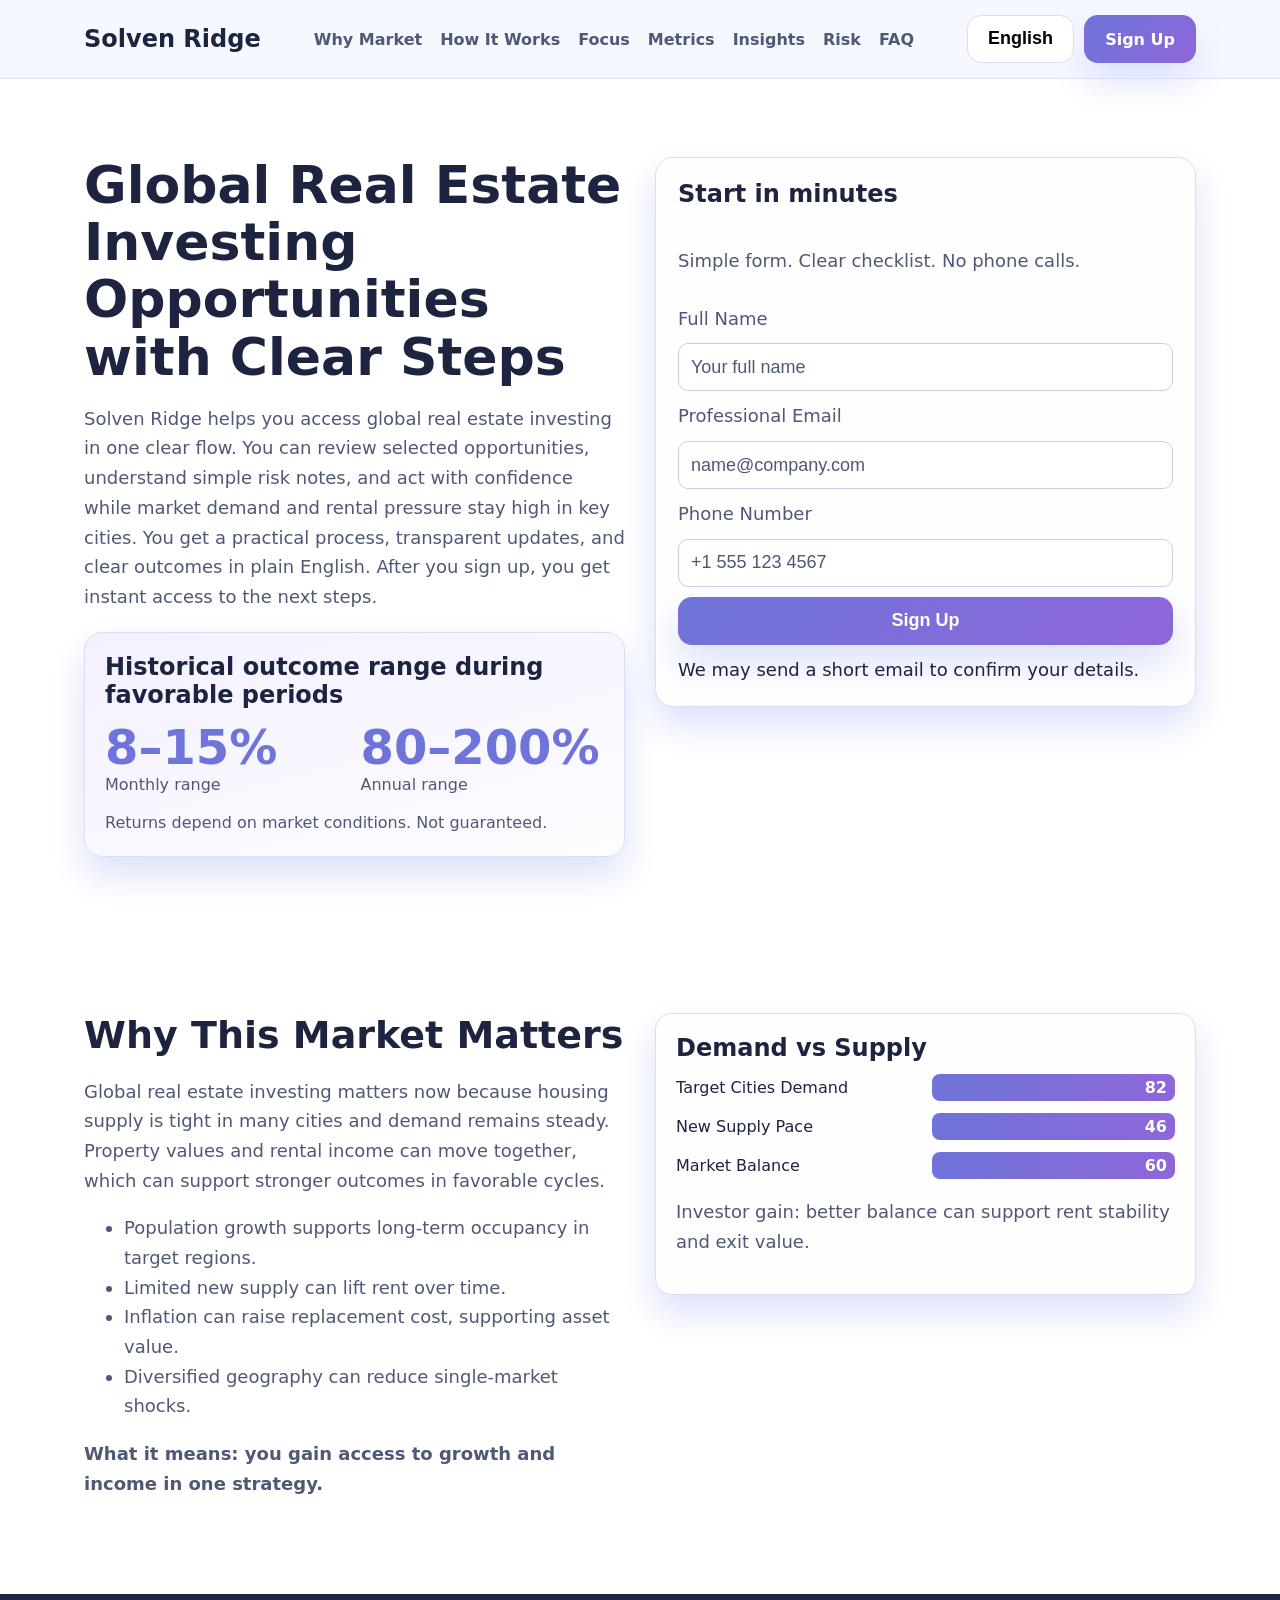
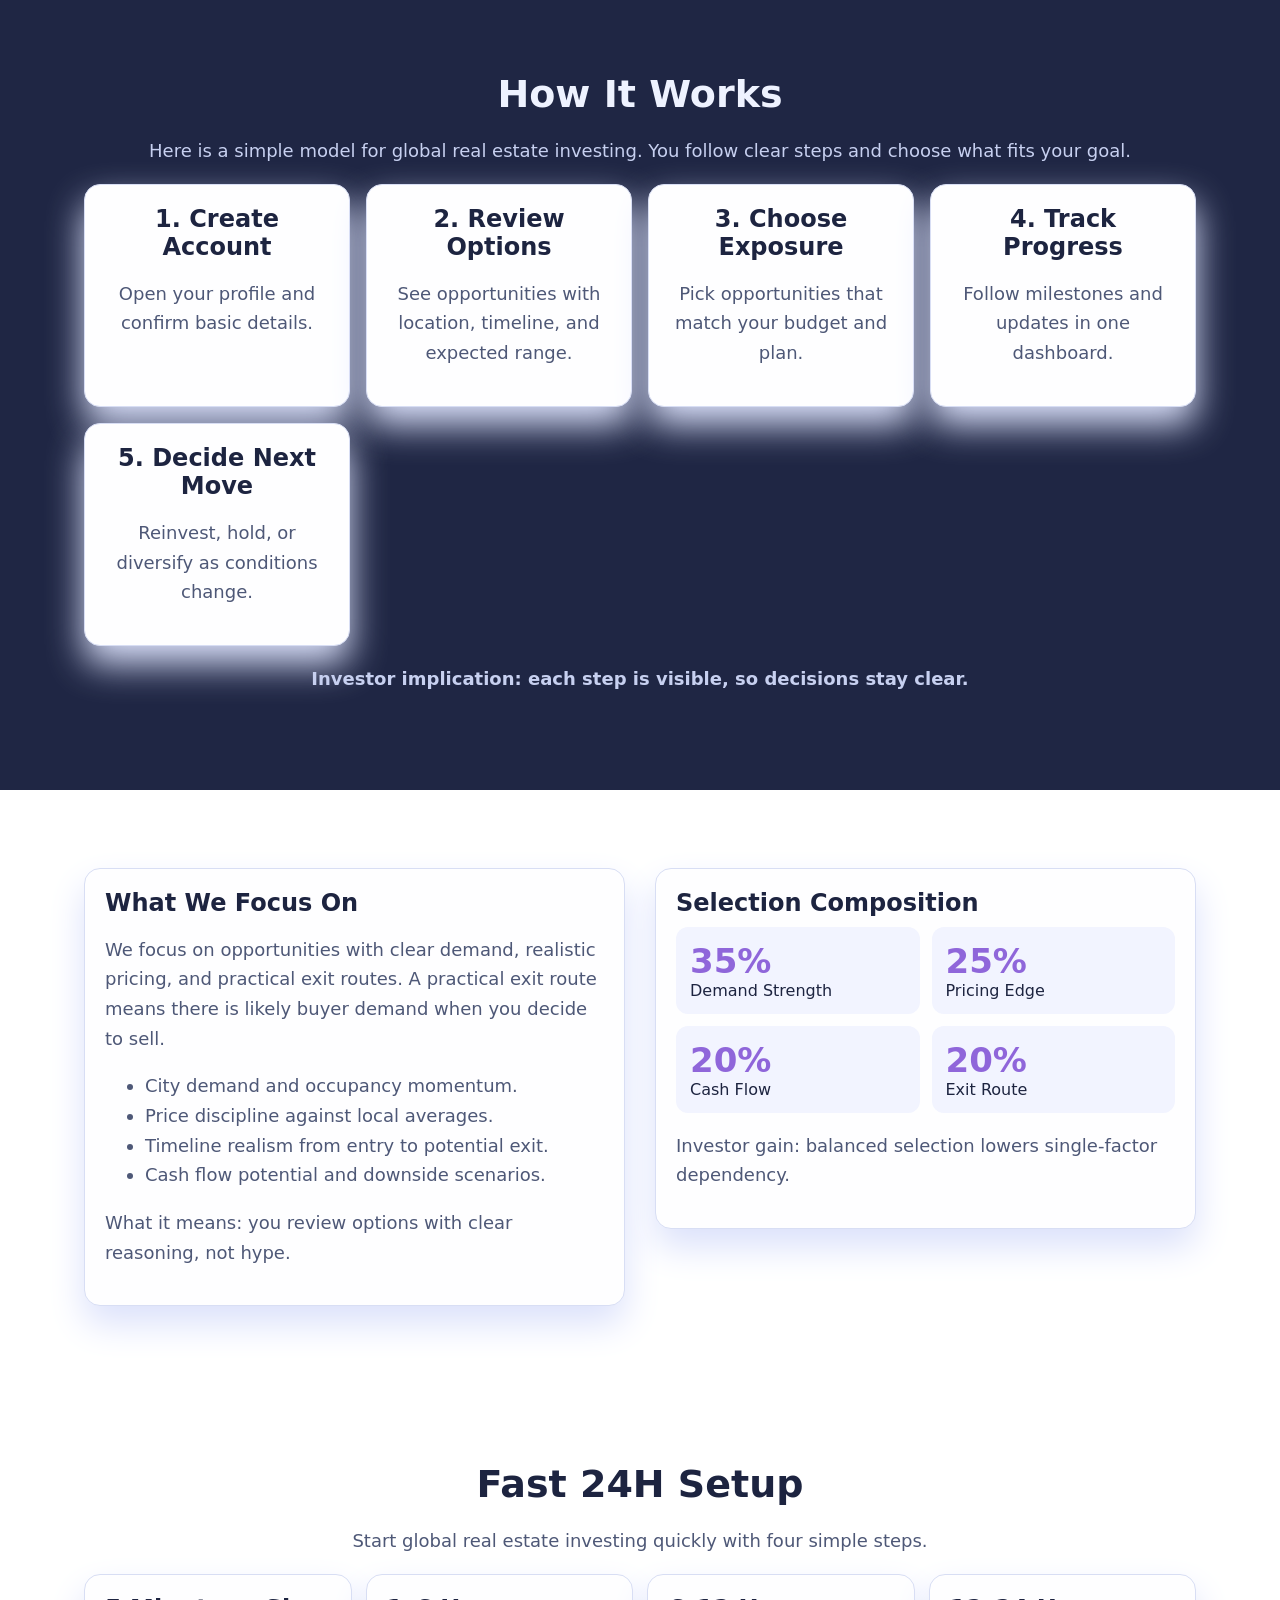
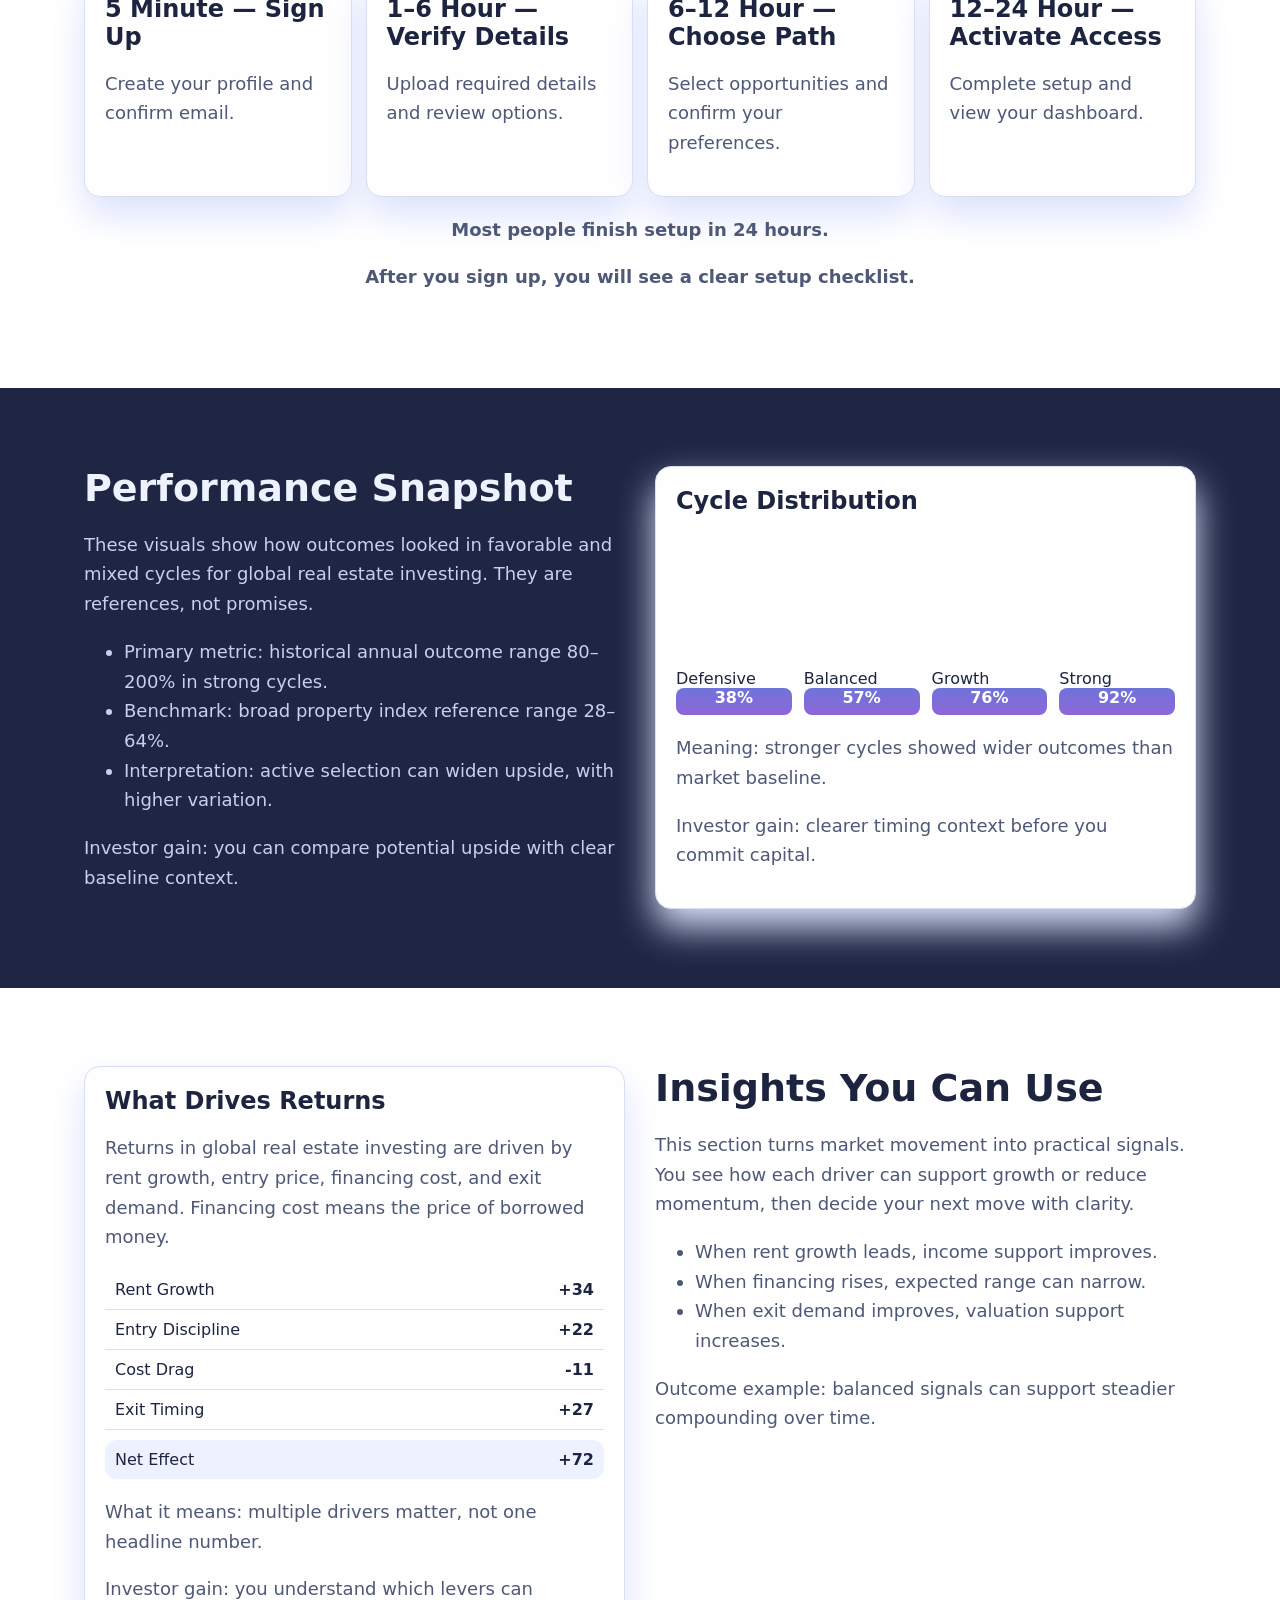
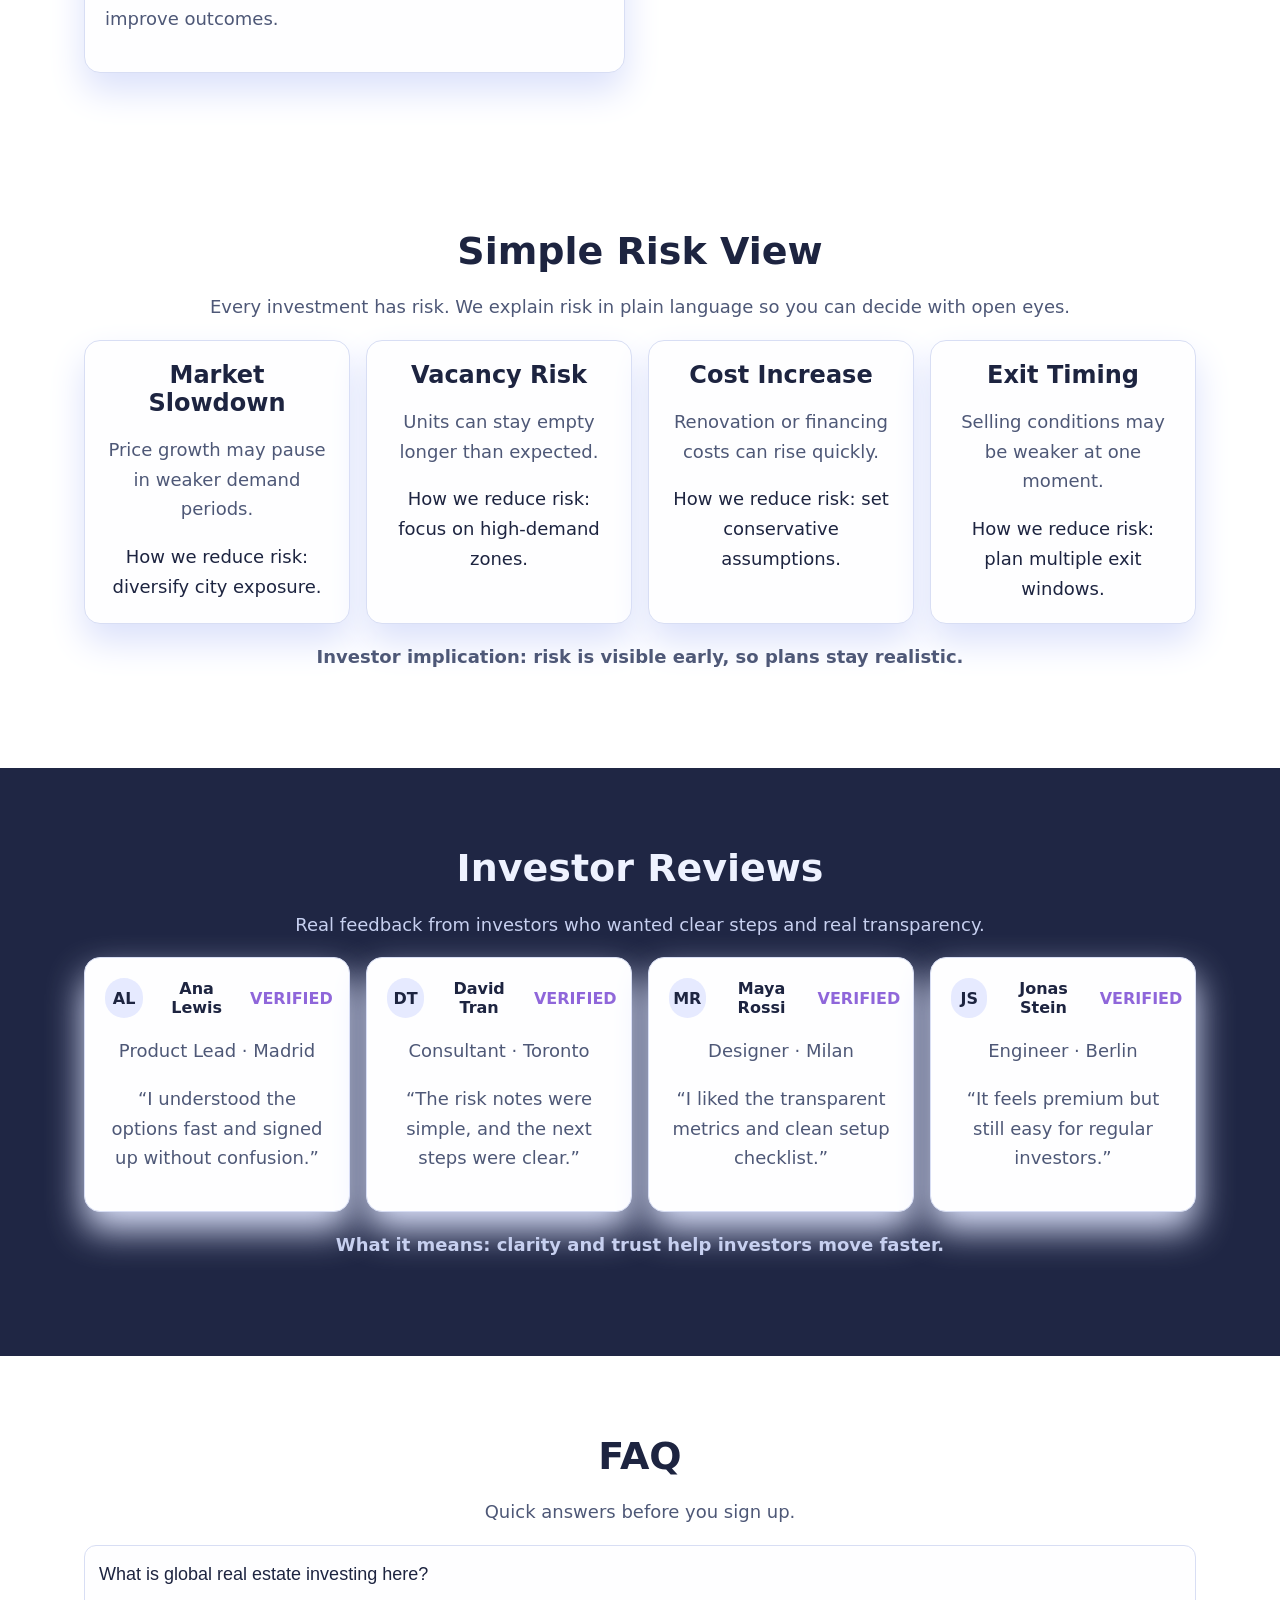
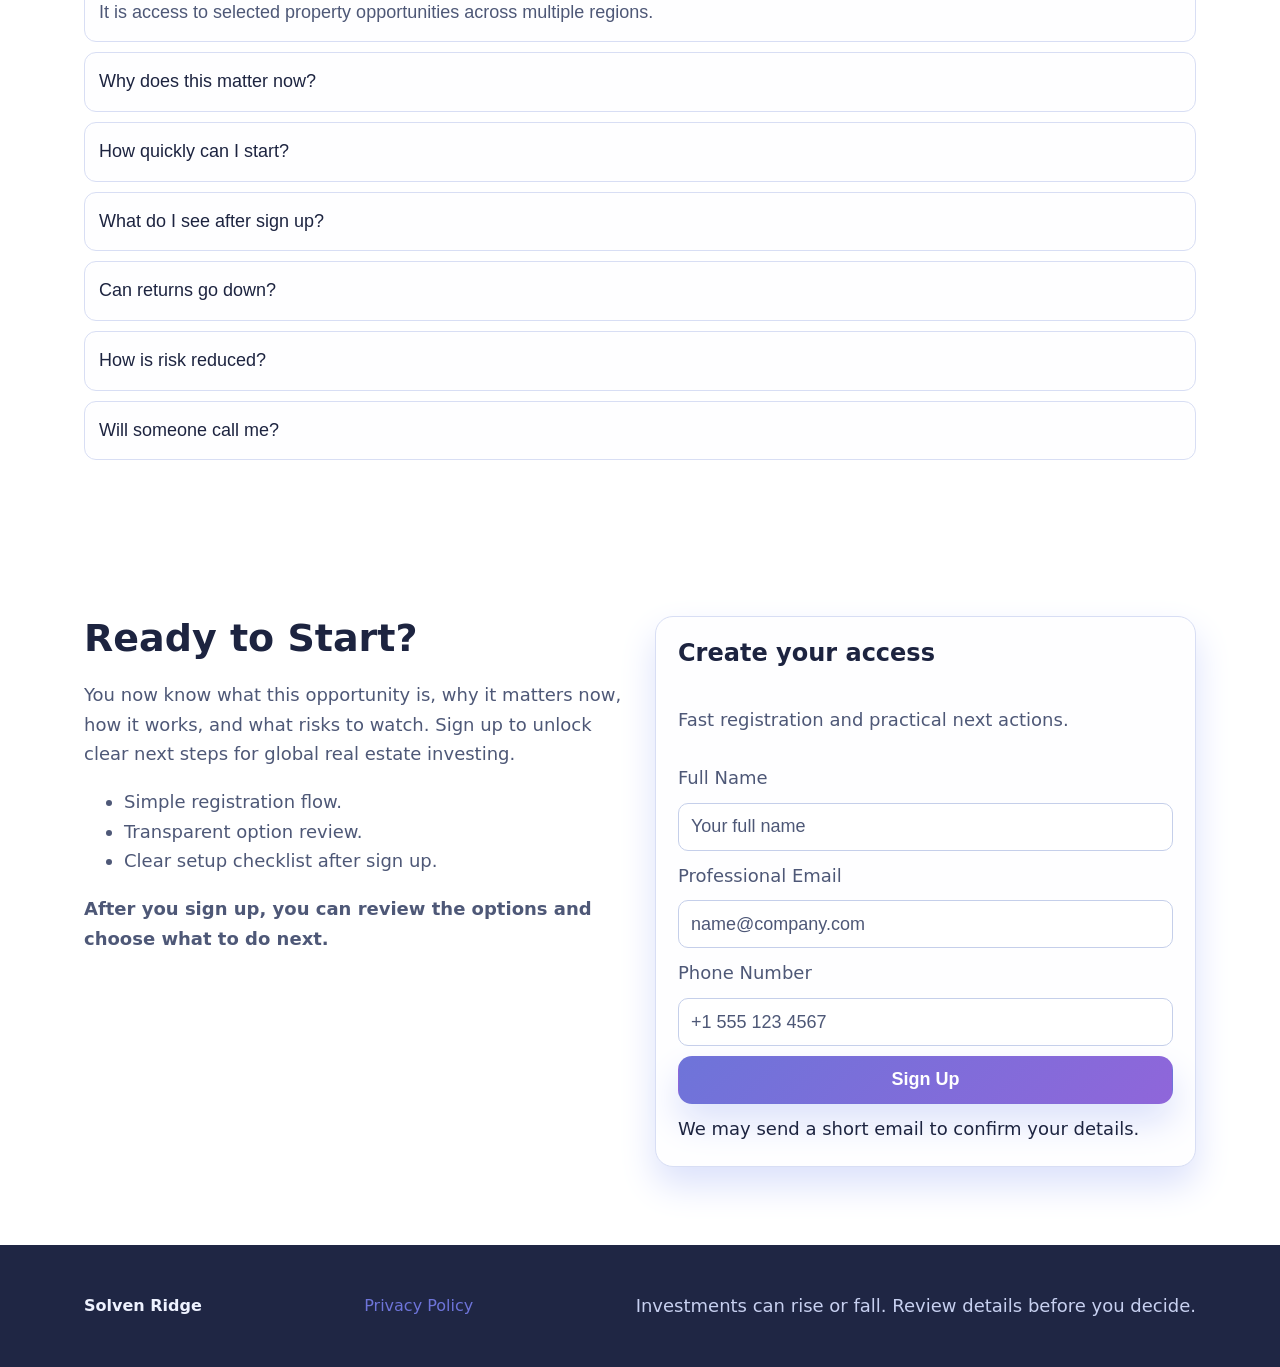
<file: index.html>
<!doctype html>
<html lang="en">
<head>
  <meta charset="UTF-8">
  <meta name="viewport" content="width=device-width, initial-scale=1.0">
  <title>Solven Ridge | Global Real Estate Investing Opportunities</title>
  <meta name="description" content="Explore global real estate investing opportunities with a clear process, transparent metrics, and instant sign-up steps.">
  <link rel="canonical" href="https://solvenridge.com/index.html">
  <meta property="og:title" content="Solven Ridge | Global Real Estate Investing Opportunities">
  <meta property="og:description" content="Explore global real estate investing opportunities with a clear process, transparent metrics, and instant sign-up steps.">
  <meta property="og:type" content="website">
  <meta property="og:url" content="https://solvenridge.com/index.html">
  <meta name="twitter:card" content="summary_large_image">
  <meta name="twitter:title" content="Solven Ridge | Global Real Estate Investing Opportunities">
  <meta name="twitter:description" content="Explore global real estate investing opportunities with a clear process, transparent metrics, and instant sign-up steps.">
  <link rel="alternate" hreflang="en" href="https://solvenridge.com/index.html">
  <link rel="alternate" hreflang="de" href="https://solvenridge.com/de/index.html">
  <link rel="alternate" hreflang="fr" href="https://solvenridge.com/fr/index.html">
  <link rel="alternate" hreflang="es" href="https://solvenridge.com/es/index.html">
  <link rel="alternate" hreflang="it" href="https://solvenridge.com/it/index.html">
  <link rel="alternate" hreflang="tr" href="https://solvenridge.com/tr/index.html">
  <link rel="alternate" hreflang="pt" href="https://solvenridge.com/pt/index.html">
  <link rel="alternate" hreflang="ja" href="https://solvenridge.com/jp/index.html">
  <link rel="alternate" hreflang="sk" href="https://solvenridge.com/sk/index.html">
  <link rel="alternate" hreflang="nl-BE" href="https://solvenridge.com/be/index.html">
  <link rel="alternate" hreflang="x-default" href="https://solvenridge.com/index.html">
  <link rel="stylesheet" href="assets/style.css">
</head>
<body>
<header class="site-header" id="top">
  <div class="container header-wrap">
    <a class="brand" href="#top">Solven Ridge</a>
    <nav class="main-nav" aria-label="Primary">
      <a href="#why">Why Market</a><a href="#model">How It Works</a><a href="#focus">Focus</a><a href="#metrics">Metrics</a><a href="#insights">Insights</a><a href="#risk">Risk</a><a href="#faq">FAQ</a>
    </nav>
    <div class="header-actions">
      <div class="lang-menu" data-dropdown>
        <button class="lang-pill" aria-expanded="false" aria-controls="lang-list">English</button>
        <div class="lang-list" id="lang-list"><a href="index.html"><svg class="flag-svg" aria-hidden="true" viewBox="0 0 24 16"><rect width="24" height="16" fill="#e9edf8"></rect><text x="12" y="11" text-anchor="middle" font-size="8" fill="#1d2440">GB</text></svg>English</a>
<a href="de/index.html"><svg class="flag-svg" aria-hidden="true" viewBox="0 0 24 16"><rect width="24" height="16" fill="#e9edf8"></rect><text x="12" y="11" text-anchor="middle" font-size="8" fill="#1d2440">DE</text></svg>Deutsch</a>
<a href="fr/index.html"><svg class="flag-svg" aria-hidden="true" viewBox="0 0 24 16"><rect width="24" height="16" fill="#e9edf8"></rect><text x="12" y="11" text-anchor="middle" font-size="8" fill="#1d2440">FR</text></svg>Français</a>
<a href="es/index.html"><svg class="flag-svg" aria-hidden="true" viewBox="0 0 24 16"><rect width="24" height="16" fill="#e9edf8"></rect><text x="12" y="11" text-anchor="middle" font-size="8" fill="#1d2440">ES</text></svg>Español</a>
<a href="it/index.html"><svg class="flag-svg" aria-hidden="true" viewBox="0 0 24 16"><rect width="24" height="16" fill="#e9edf8"></rect><text x="12" y="11" text-anchor="middle" font-size="8" fill="#1d2440">IT</text></svg>Italiano</a>
<a href="tr/index.html"><svg class="flag-svg" aria-hidden="true" viewBox="0 0 24 16"><rect width="24" height="16" fill="#e9edf8"></rect><text x="12" y="11" text-anchor="middle" font-size="8" fill="#1d2440">TR</text></svg>Türkçe</a>
<a href="pt/index.html"><svg class="flag-svg" aria-hidden="true" viewBox="0 0 24 16"><rect width="24" height="16" fill="#e9edf8"></rect><text x="12" y="11" text-anchor="middle" font-size="8" fill="#1d2440">PT</text></svg>Português</a>
<a href="jp/index.html"><svg class="flag-svg" aria-hidden="true" viewBox="0 0 24 16"><rect width="24" height="16" fill="#e9edf8"></rect><text x="12" y="11" text-anchor="middle" font-size="8" fill="#1d2440">JP</text></svg>日本語</a>
<a href="sk/index.html"><svg class="flag-svg" aria-hidden="true" viewBox="0 0 24 16"><rect width="24" height="16" fill="#e9edf8"></rect><text x="12" y="11" text-anchor="middle" font-size="8" fill="#1d2440">SK</text></svg>Slovak</a>
<a href="be/index.html"><svg class="flag-svg" aria-hidden="true" viewBox="0 0 24 16"><rect width="24" height="16" fill="#e9edf8"></rect><text x="12" y="11" text-anchor="middle" font-size="8" fill="#1d2440">BE</text></svg>Nederlands (BE)</a></div>
      </div>
      <a class="btn btn-primary" href="#signup-final">Sign Up</a>
      <button class="burger" aria-label="Open menu" aria-expanded="false" aria-controls="mobile-drawer"><span></span><span></span><span></span></button>
    </div>
  </div>
</header>
<div class="mobile-overlay" data-close-drawer></div>
<aside id="mobile-drawer" class="mobile-drawer" aria-hidden="true">
  <button class="drawer-close" aria-label="Close menu">✕</button>
  <nav class="drawer-nav" aria-label="Mobile navigation">
      <a href="#why">Why Market</a><a href="#model">How It Works</a><a href="#focus">Focus</a><a href="#metrics">Metrics</a><a href="#insights">Insights</a><a href="#risk">Risk</a><a href="#faq">FAQ</a>
  </nav>
  <div class="drawer-lang"><a href="index.html">English</a>
<a href="de/index.html">Deutsch</a>
<a href="fr/index.html">Français</a>
<a href="es/index.html">Español</a>
<a href="it/index.html">Italiano</a>
<a href="tr/index.html">Türkçe</a>
<a href="pt/index.html">Português</a>
<a href="jp/index.html">日本語</a>
<a href="sk/index.html">Slovak</a>
<a href="be/index.html">Nederlands (BE)</a></div>
  <a class="btn btn-primary" href="#signup-final">Sign Up</a>
</aside>
<main>
<section class="section light hero" id="hero"><div class="container hero-grid">
<div>
<h1>Global Real Estate Investing Opportunities with Clear Steps</h1>
<p>Solven Ridge helps you access global real estate investing in one clear flow. You can review selected opportunities, understand simple risk notes, and act with confidence while market demand and rental pressure stay high in key cities. You get a practical process, transparent updates, and clear outcomes in plain English. After you sign up, you get instant access to the next steps.</p>
<div class="performance-panel">
  <h3>Historical outcome range during favorable periods</h3>
  <div class="perf-grid"><div><strong>8–15%</strong><span>Monthly range</span></div><div><strong>80–200%</strong><span>Annual range</span></div></div>
  <p class="micro">Returns depend on market conditions. Not guaranteed.</p>
</div>
</div>
<form class="form-card" id="signup-hero"><h3 class="form-title">Start in minutes</h3><p class="form-sub">Simple form. Clear checklist. No phone calls.</p>
<label for="n1">Full Name</label><input id="n1" placeholder="Your full name" required>
<label for="e1">Professional Email</label><input id="e1" type="email" placeholder="name@company.com" required>
<label for="p1">Phone Number</label><input id="p1" type="tel" placeholder="+1 555 123 4567" required>
<button class="btn btn-primary" type="submit">Sign Up</button><small>We may send a short email to confirm your details.</small></form>
</div></section>
<section class="section light" id="why"><div class="container split alt"><div><h2>Why This Market Matters</h2><p>Global real estate investing matters now because housing supply is tight in many cities and demand remains steady. Property values and rental income can move together, which can support stronger outcomes in favorable cycles.</p><ul><li>Population growth supports long-term occupancy in target regions.</li><li>Limited new supply can lift rent over time.</li><li>Inflation can raise replacement cost, supporting asset value.</li><li>Diversified geography can reduce single-market shocks.</li></ul><p class="meaning">What it means: you gain access to growth and income in one strategy.</p></div><div class="card visual-card"><h3>Demand vs Supply</h3><div class="compare-bars"><div><span>Target Cities Demand</span><b style="--w:82%">82</b></div><div><span>New Supply Pace</span><b style="--w:46%">46</b></div><div><span>Market Balance</span><b style="--w:60%">60</b></div></div><p>Investor gain: better balance can support rent stability and exit value.</p></div></div></section>
<section class="section dark" id="model"><div class="container centered"><h2>How It Works</h2><p>Here is a simple model for global real estate investing. You follow clear steps and choose what fits your goal.</p><div class="steps-grid"><article class="card"><h3>1. Create Account</h3><p>Open your profile and confirm basic details.</p></article><article class="card"><h3>2. Review Options</h3><p>See opportunities with location, timeline, and expected range.</p></article><article class="card"><h3>3. Choose Exposure</h3><p>Pick opportunities that match your budget and plan.</p></article><article class="card"><h3>4. Track Progress</h3><p>Follow milestones and updates in one dashboard.</p></article><article class="card"><h3>5. Decide Next Move</h3><p>Reinvest, hold, or diversify as conditions change.</p></article></div><p class="meaning">Investor implication: each step is visible, so decisions stay clear.</p></div></section>
<section class="section light" id="focus"><div class="container split"><div class="card"><h3>What We Focus On</h3><p>We focus on opportunities with clear demand, realistic pricing, and practical exit routes. A practical exit route means there is likely buyer demand when you decide to sell.</p><ul><li>City demand and occupancy momentum.</li><li>Price discipline against local averages.</li><li>Timeline realism from entry to potential exit.</li><li>Cash flow potential and downside scenarios.</li></ul><p>What it means: you review options with clear reasoning, not hype.</p></div><div class="card selection-tiles"><h3>Selection Composition</h3><div class="tile-grid"><div><strong>35%</strong><span>Demand Strength</span></div><div><strong>25%</strong><span>Pricing Edge</span></div><div><strong>20%</strong><span>Cash Flow</span></div><div><strong>20%</strong><span>Exit Route</span></div></div><p>Investor gain: balanced selection lowers single-factor dependency.</p></div></div></section>
<section class="section light" id="process"><div class="container centered"><h2>Fast 24H Setup</h2><p>Start global real estate investing quickly with four simple steps.</p><div class="process-line"><div class="card"><h3>5 Minute — Sign Up</h3><p>Create your profile and confirm email.</p></div><div class="card"><h3>1–6 Hour — Verify Details</h3><p>Upload required details and review options.</p></div><div class="card"><h3>6–12 Hour — Choose Path</h3><p>Select opportunities and confirm your preferences.</p></div><div class="card"><h3>12–24 Hour — Activate Access</h3><p>Complete setup and view your dashboard.</p></div></div><p class="meaning">Most people finish setup in 24 hours.</p><p class="meaning">After you sign up, you will see a clear setup checklist.</p></div></section>
<section class="section dark" id="metrics"><div class="container split alt"><div><h2>Performance Snapshot</h2><p>These visuals show how outcomes looked in favorable and mixed cycles for global real estate investing. They are references, not promises.</p><ul><li>Primary metric: historical annual outcome range 80–200% in strong cycles.</li><li>Benchmark: broad property index reference range 28–64%.</li><li>Interpretation: active selection can widen upside, with higher variation.</li></ul><p>Investor gain: you can compare potential upside with clear baseline context.</p></div><div class="card"><h3>Cycle Distribution</h3><div class="vertical-bars"><div><span>Defensive</span><b style="--h:38%">38%</b></div><div><span>Balanced</span><b style="--h:57%">57%</b></div><div><span>Growth</span><b style="--h:76%">76%</b></div><div><span>Strong</span><b style="--h:92%">92%</b></div></div><p>Meaning: stronger cycles showed wider outcomes than market baseline.</p><p class="muted">Investor gain: clearer timing context before you commit capital.</p></div></div></section>
<section class="section light" id="insights"><div class="container split"><div class="card"><h3>What Drives Returns</h3><p>Returns in global real estate investing are driven by rent growth, entry price, financing cost, and exit demand. Financing cost means the price of borrowed money.</p><div class="waterfall"><div><span>Rent Growth</span><b>+34</b></div><div><span>Entry Discipline</span><b>+22</b></div><div><span>Cost Drag</span><b>-11</b></div><div><span>Exit Timing</span><b>+27</b></div><div class="total"><span>Net Effect</span><b>+72</b></div></div><p>What it means: multiple drivers matter, not one headline number.</p><p class="muted">Investor gain: you understand which levers can improve outcomes.</p></div><div><h2>Insights You Can Use</h2><p>This section turns market movement into practical signals. You see how each driver can support growth or reduce momentum, then decide your next move with clarity.</p><ul><li>When rent growth leads, income support improves.</li><li>When financing rises, expected range can narrow.</li><li>When exit demand improves, valuation support increases.</li></ul><p>Outcome example: balanced signals can support steadier compounding over time.</p></div></div></section>
<section class="section light" id="risk"><div class="container centered"><h2>Simple Risk View</h2><p>Every investment has risk. We explain risk in plain language so you can decide with open eyes.</p><div class="risk-matrix"><div class="card"><h3>Market Slowdown</h3><p>Price growth may pause in weaker demand periods.</p><small>How we reduce risk: diversify city exposure.</small></div><div class="card"><h3>Vacancy Risk</h3><p>Units can stay empty longer than expected.</p><small>How we reduce risk: focus on high-demand zones.</small></div><div class="card"><h3>Cost Increase</h3><p>Renovation or financing costs can rise quickly.</p><small>How we reduce risk: set conservative assumptions.</small></div><div class="card"><h3>Exit Timing</h3><p>Selling conditions may be weaker at one moment.</p><small>How we reduce risk: plan multiple exit windows.</small></div></div><p class="meaning">Investor implication: risk is visible early, so plans stay realistic.</p></div></section>
<section class="section dark" id="reviews"><div class="container centered"><h2>Investor Reviews</h2><p>Real feedback from investors who wanted clear steps and real transparency.</p><div class="review-grid">
<article class="card"><div class="review-head"><span class="avatar">AL</span><strong>Ana Lewis</strong><em>VERIFIED</em></div><p class="muted">Product Lead · Madrid</p><p>“I understood the options fast and signed up without confusion.”</p></article>
<article class="card"><div class="review-head"><span class="avatar">DT</span><strong>David Tran</strong><em>VERIFIED</em></div><p class="muted">Consultant · Toronto</p><p>“The risk notes were simple, and the next steps were clear.”</p></article>
<article class="card"><div class="review-head"><span class="avatar">MR</span><strong>Maya Rossi</strong><em>VERIFIED</em></div><p class="muted">Designer · Milan</p><p>“I liked the transparent metrics and clean setup checklist.”</p></article>
<article class="card"><div class="review-head"><span class="avatar">JS</span><strong>Jonas Stein</strong><em>VERIFIED</em></div><p class="muted">Engineer · Berlin</p><p>“It feels premium but still easy for regular investors.”</p></article>
</div><p class="meaning">What it means: clarity and trust help investors move faster.</p></div></section>
<section class="section light" id="faq"><div class="container centered"><h2>FAQ</h2><p>Quick answers before you sign up.</p><div class="faq-list">
<button class="faq-item" aria-expanded="true"><span>What is global real estate investing here?</span><div>It is access to selected property opportunities across multiple regions.</div></button>
<button class="faq-item" aria-expanded="false"><span>Why does this matter now?</span><div>Demand and supply gaps in key markets create potential growth windows.</div></button>
<button class="faq-item" aria-expanded="false"><span>How quickly can I start?</span><div>Most people finish setup in 24 hours.</div></button>
<button class="faq-item" aria-expanded="false"><span>What do I see after sign up?</span><div>After you sign up, you can review the options and choose what to do next.</div></button>
<button class="faq-item" aria-expanded="false"><span>Can returns go down?</span><div>Yes. Market conditions can reduce outcomes in some periods.</div></button>
<button class="faq-item" aria-expanded="false"><span>How is risk reduced?</span><div>Through diversified selection, price discipline, and clear scenario planning.</div></button>
<button class="faq-item" aria-expanded="false"><span>Will someone call me?</span><div>No phone calls are required; setup is fully online.</div></button>
</div></div></section>
<section class="section light" id="signup-final"><div class="container hero-grid"><div><h2>Ready to Start?</h2><p>You now know what this opportunity is, why it matters now, how it works, and what risks to watch. Sign up to unlock clear next steps for global real estate investing.</p><ul><li>Simple registration flow.</li><li>Transparent option review.</li><li>Clear setup checklist after sign up.</li></ul><p class="meaning">After you sign up, you can review the options and choose what to do next.</p></div>
<form class="form-card" id="signup-final-form"><h3 class="form-title">Create your access</h3><p class="form-sub">Fast registration and practical next actions.</p>
<label for="n2">Full Name</label><input id="n2" placeholder="Your full name" required>
<label for="e2">Professional Email</label><input id="e2" type="email" placeholder="name@company.com" required>
<label for="p2">Phone Number</label><input id="p2" type="tel" placeholder="+1 555 123 4567" required>
<button class="btn btn-primary" type="submit">Sign Up</button><small>We may send a short email to confirm your details.</small></form></div></section>
</main>
<footer class="site-footer section dark"><div class="container footer-wrap"><strong>Solven Ridge</strong><a href="#" data-open-modal>Privacy Policy</a><p>Investments can rise or fall. Review details before you decide.</p></div></footer>
<div class="modal" id="privacy-modal" aria-hidden="true" role="dialog" aria-modal="true" aria-labelledby="privacy-title"><div class="modal-panel"><button class="modal-x" aria-label="Close privacy">✕</button><h3 id="privacy-title">Privacy Policy</h3><div class="modal-content"><h4>Introduction</h4><p>We explain how we handle your data in clear language.</p><h4>Data collection</h4><p>We collect your name, email, phone, and basic usage data.</p><h4>Legal basis</h4><p>We process data to deliver access and meet legal duties.</p><h4>Cookies</h4><p>Cookies help with sign-in, security, and site performance.</p><h4>Retention</h4><p>We keep data only as long as needed for service.</p><h4>Third-party sharing</h4><p>We share data with trusted providers needed to run the platform.</p><h4>Security</h4><p>We use access controls and encryption to protect information.</p><h4>User rights</h4><p>You can request access, correction, deletion, or export of your data.</p><h4>International transfers</h4><p>Your data may be processed in other countries with safeguards.</p><h4>Industry risk disclosure</h4><p>Investment markets can change quickly and outcomes are not guaranteed.</p><h4>Contact</h4><p>Email privacy@solvenridge.com for privacy requests.</p></div><div class="modal-footer"><button class="btn btn-ghost" data-close-modal>Close</button></div></div></div>
<script type="application/ld+json">{"@context":"https://schema.org","@graph":[{"@type":"Organization","name":"Solven Ridge","url":"https://solvenridge.com"},{"@type":"WebSite","name":"Solven Ridge","url":"https://solvenridge.com"},{"@type":"FAQPage","mainEntity":[{"@type":"Question","name":"What is global real estate investing here?","acceptedAnswer":{"@type":"Answer","text":"It is access to selected property opportunities across multiple regions."}},{"@type":"Question","name":"How quickly can I start?","acceptedAnswer":{"@type":"Answer","text":"Most people finish setup in 24 hours."}}]},{"@type":"Review","author":{"@type":"Person","name":"Ana Lewis"},"reviewBody":"I understood the options fast and signed up without confusion.","reviewRating":{"@type":"Rating","ratingValue":"5","bestRating":"5"}}]}</script>
<script src="assets/app.js" defer></script>
</body></html>
</file>
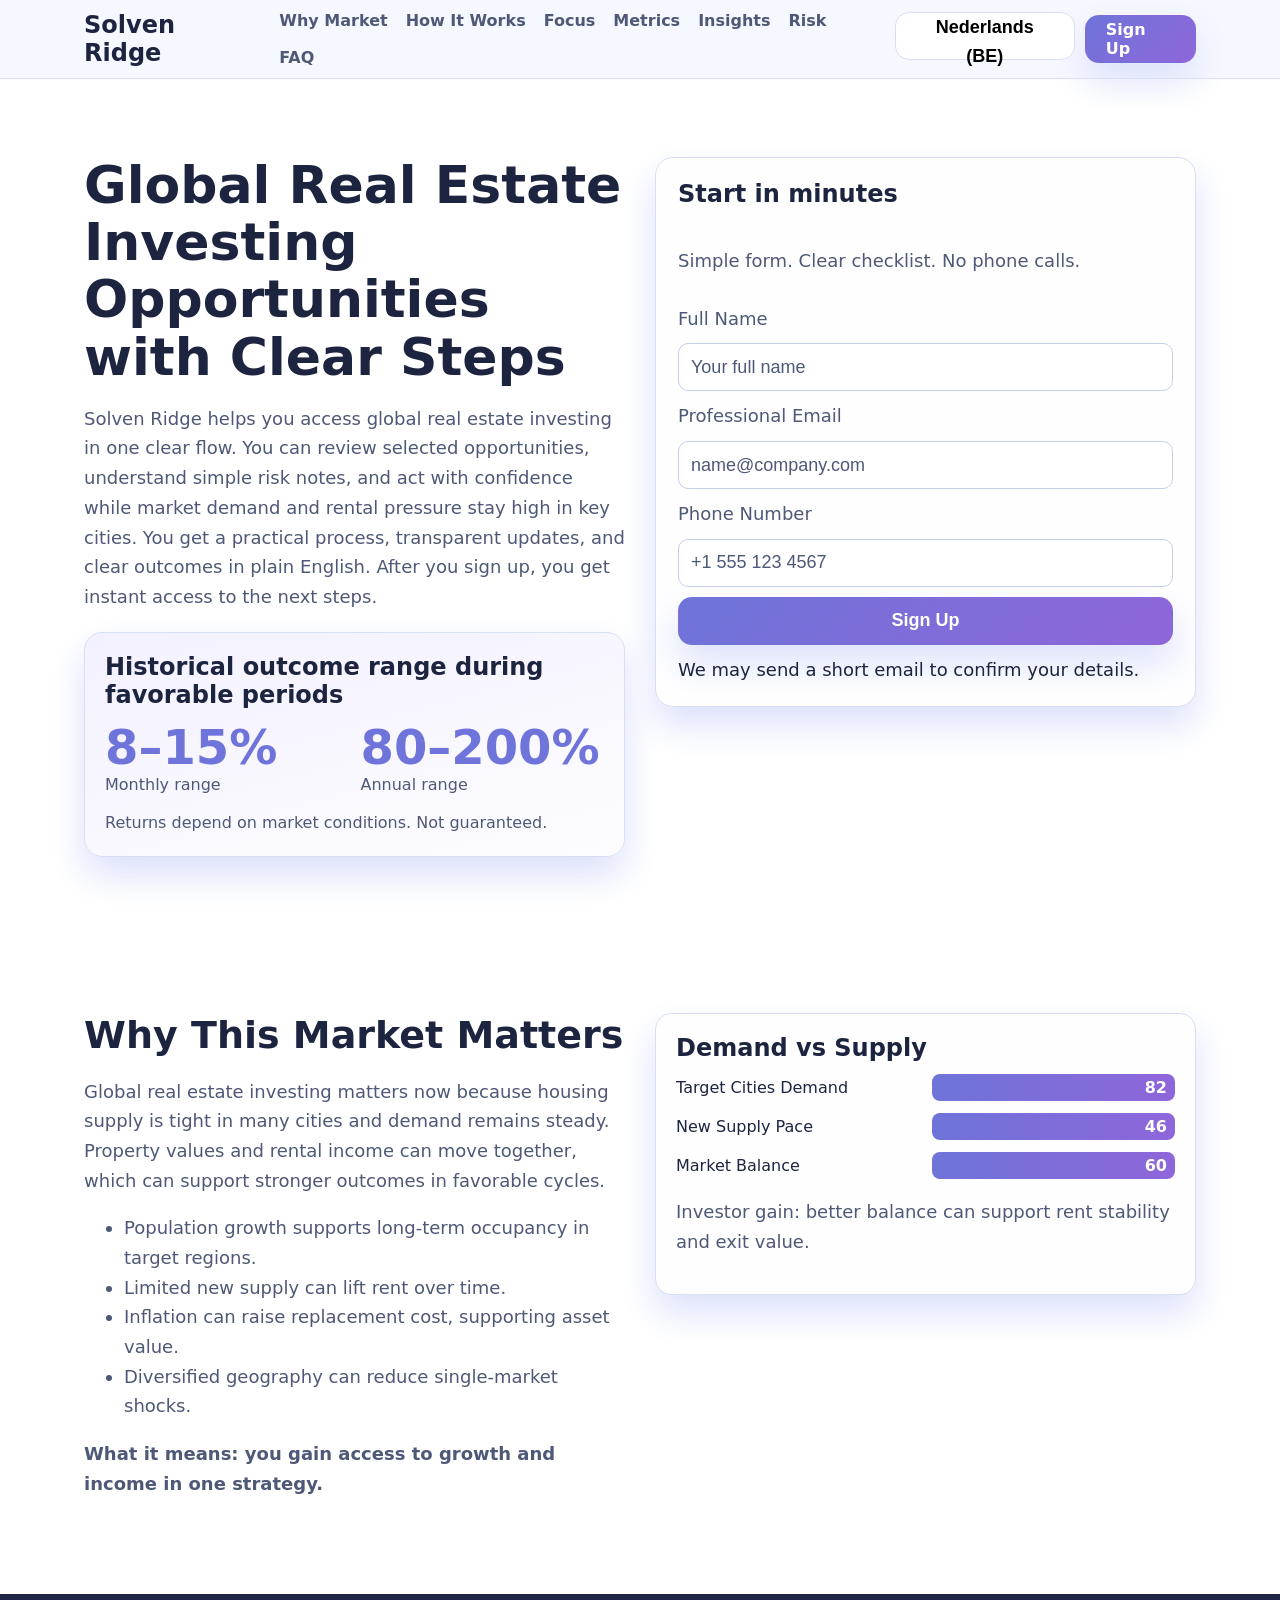
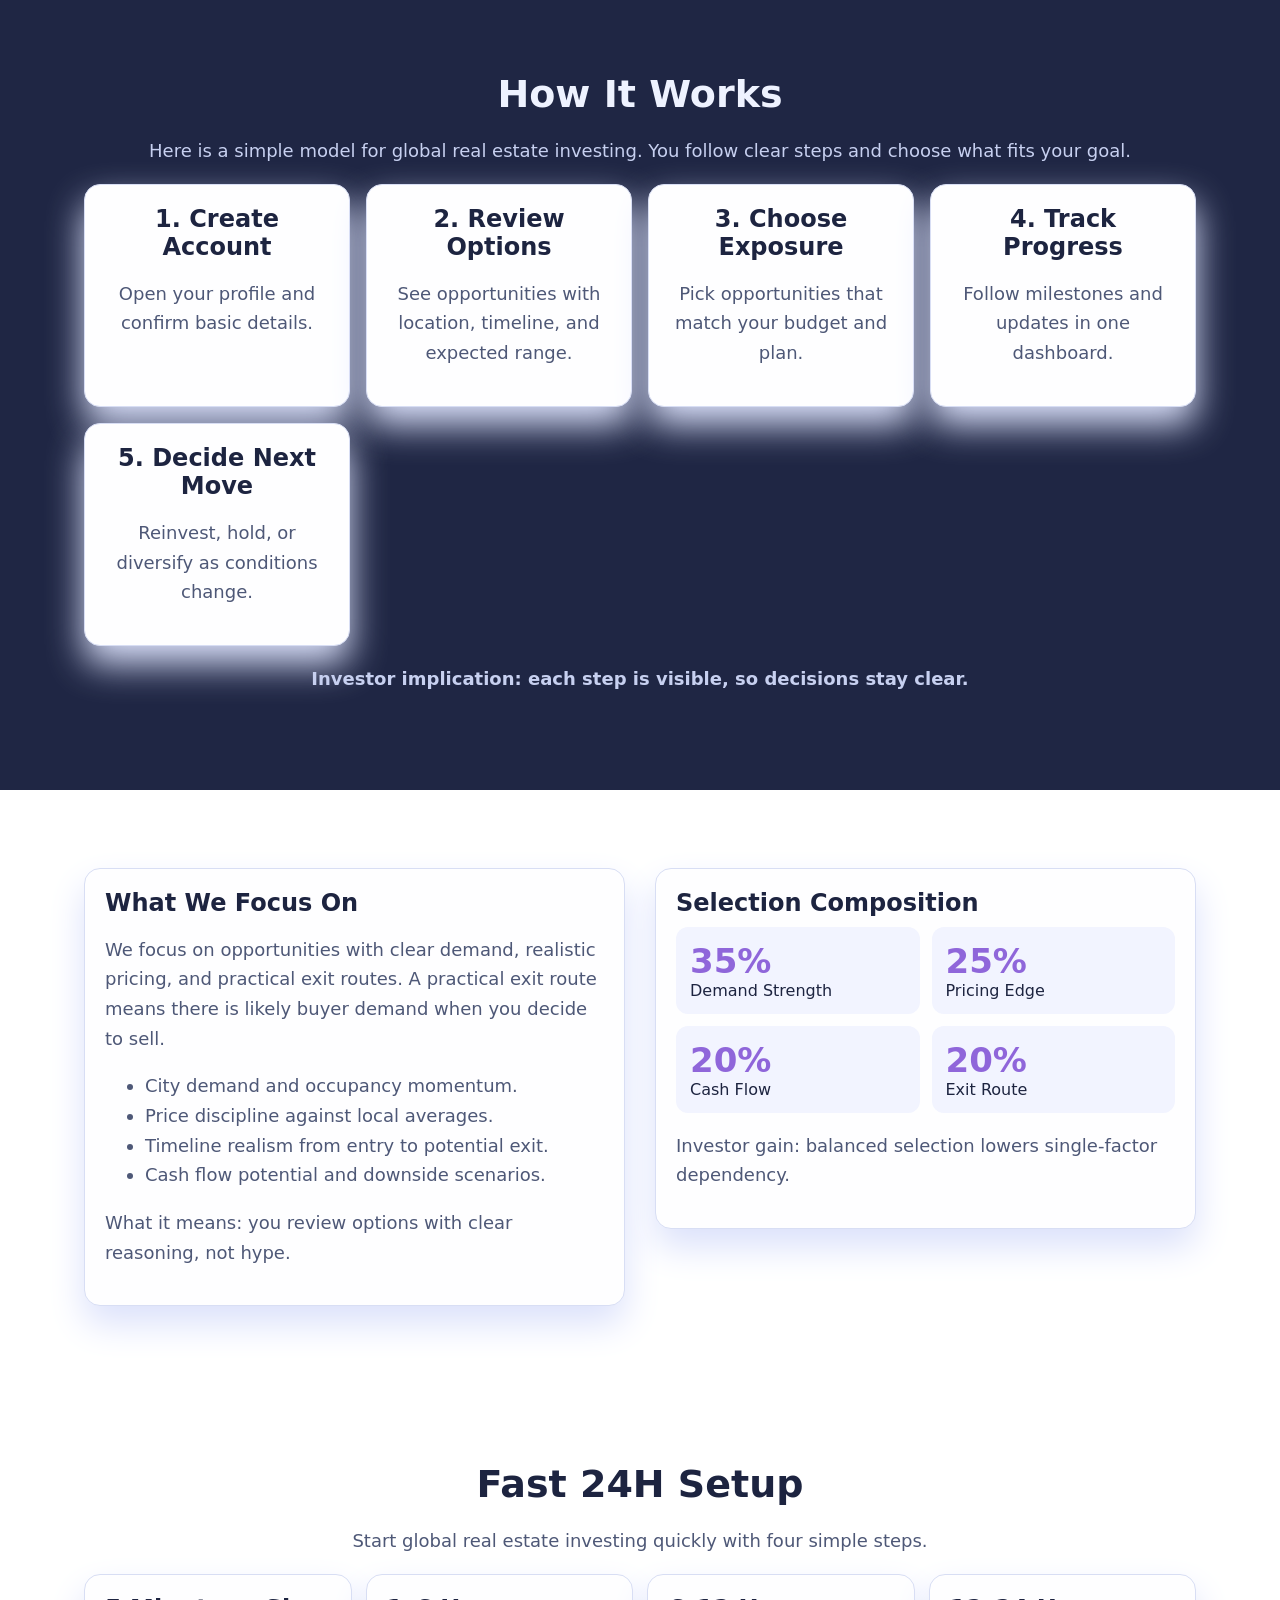
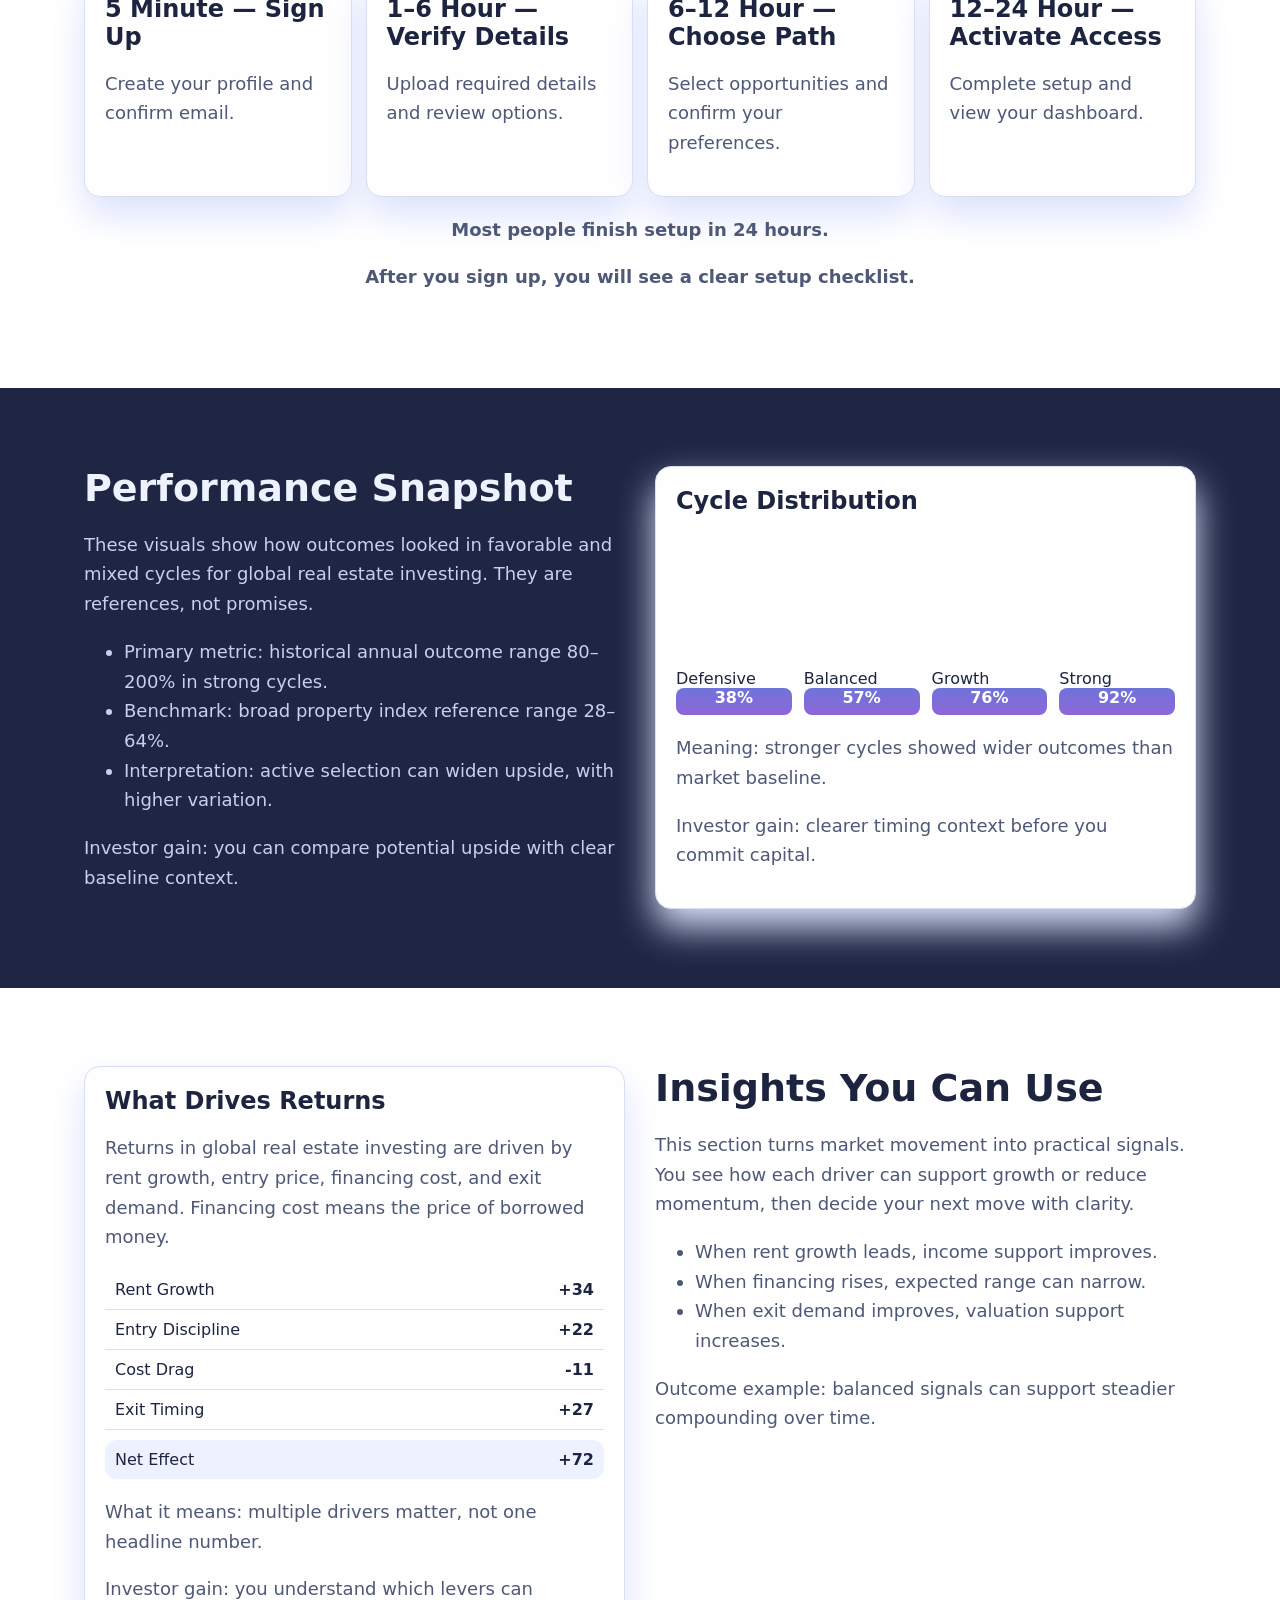
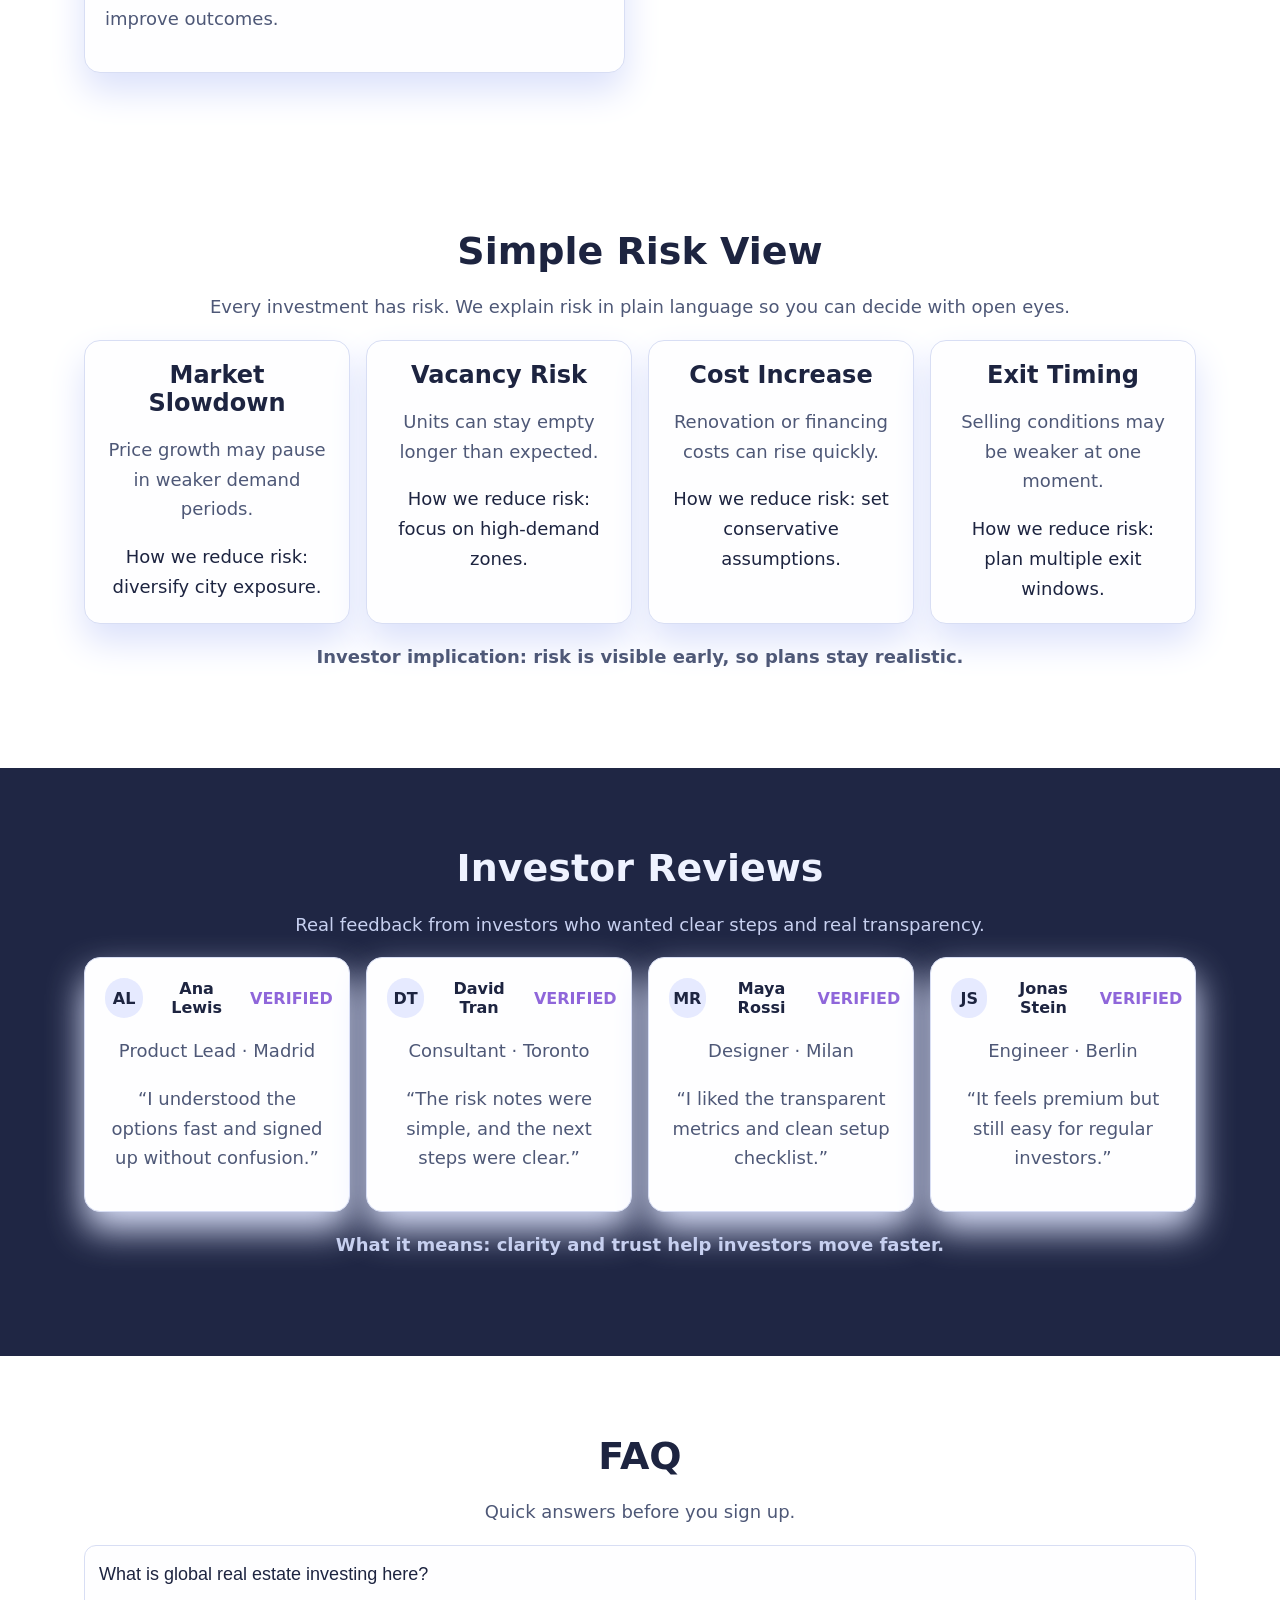
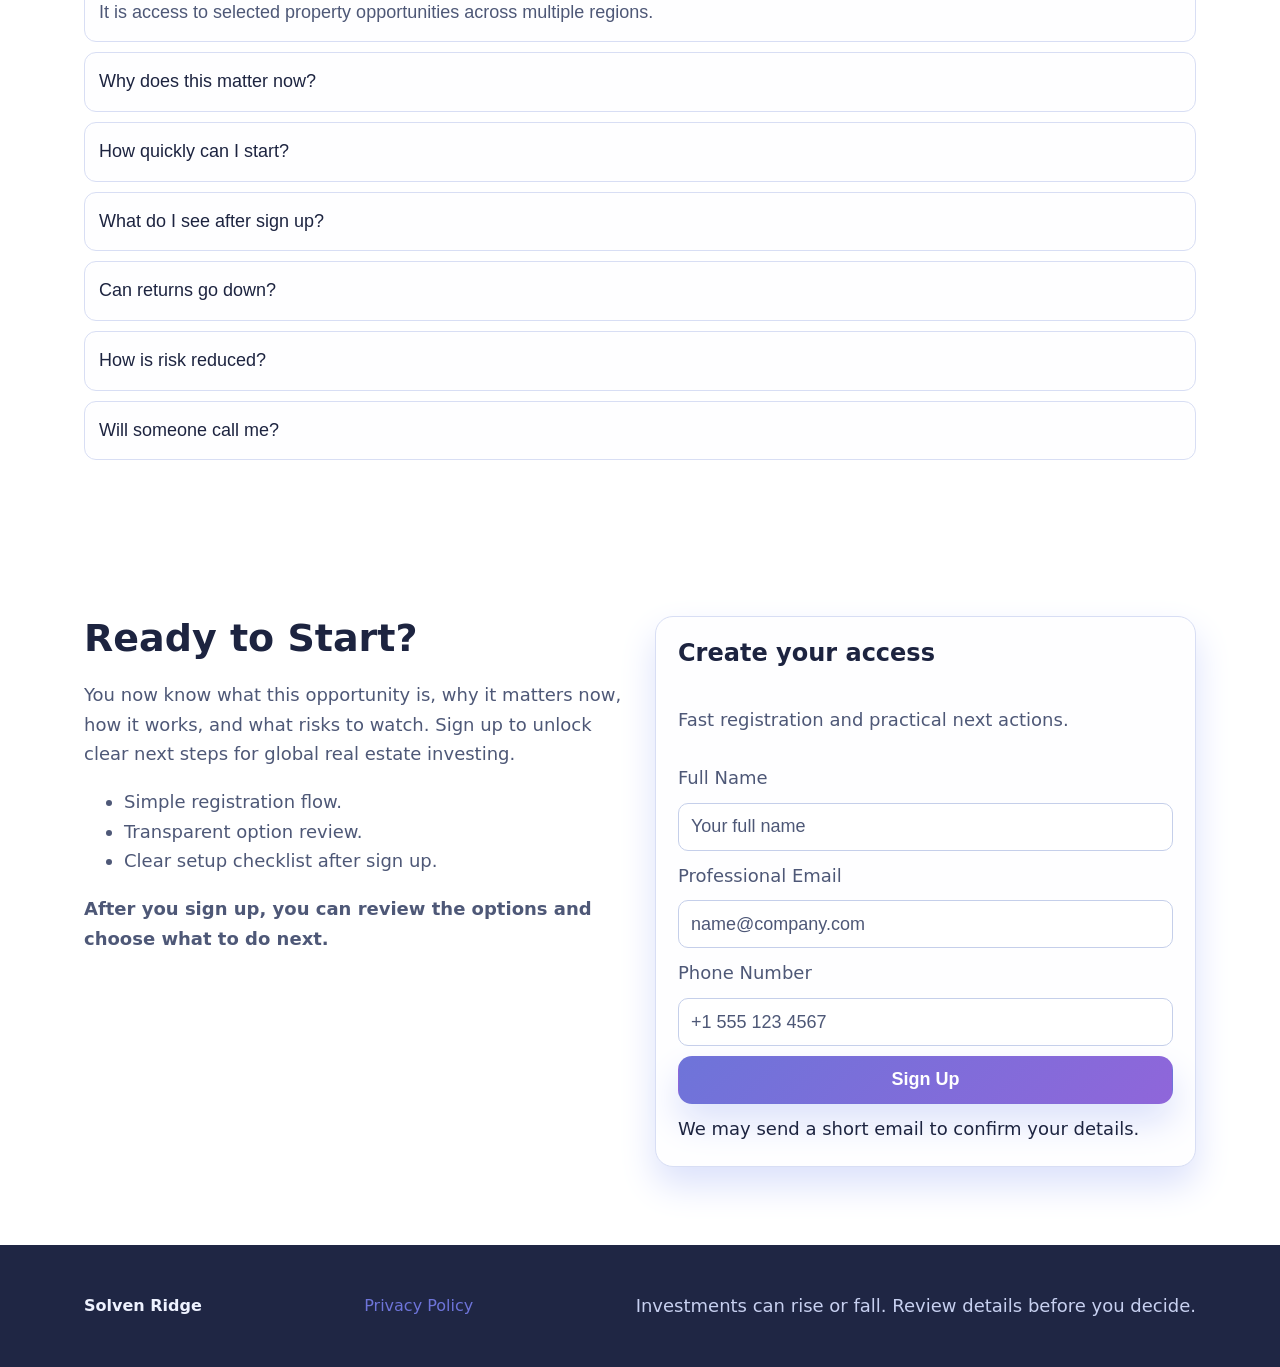
<file: be/index.html>
<!doctype html>
<html lang="en">
<head>
  <meta charset="UTF-8">
  <meta name="viewport" content="width=device-width, initial-scale=1.0">
  <title>Solven Ridge BE | Global Real Estate Investment</title>
  <meta name="description" content="See a clear investor story for global real estate investment with practical benefits and risks.">
  <link rel="canonical" href="https://solvenridge.com/be/index.html">
  <meta property="og:title" content="Solven Ridge BE | Global Real Estate Investment">
  <meta property="og:description" content="See a clear investor story for global real estate investment with practical benefits and risks.">
  <meta property="og:type" content="website">
  <meta property="og:url" content="https://solvenridge.com/index.html">
  <meta name="twitter:card" content="summary_large_image">
  <meta name="twitter:title" content="Solven Ridge BE | Global Real Estate Investment">
  <meta name="twitter:description" content="See a clear investor story for global real estate investment with practical benefits and risks.">
  <link rel="alternate" hreflang="en" href="https://solvenridge.com/index.html">
  <link rel="alternate" hreflang="de" href="https://solvenridge.com/de/index.html">
  <link rel="alternate" hreflang="fr" href="https://solvenridge.com/fr/index.html">
  <link rel="alternate" hreflang="es" href="https://solvenridge.com/es/index.html">
  <link rel="alternate" hreflang="it" href="https://solvenridge.com/it/index.html">
  <link rel="alternate" hreflang="tr" href="https://solvenridge.com/tr/index.html">
  <link rel="alternate" hreflang="pt" href="https://solvenridge.com/pt/index.html">
  <link rel="alternate" hreflang="ja" href="https://solvenridge.com/jp/index.html">
  <link rel="alternate" hreflang="sk" href="https://solvenridge.com/sk/index.html">
  <link rel="alternate" hreflang="nl-BE" href="https://solvenridge.com/be/index.html">
  <link rel="alternate" hreflang="x-default" href="https://solvenridge.com/index.html">
  <link rel="stylesheet" href="../assets/style.css">
</head>
<body>
<header class="site-header" id="top">
  <div class="container header-wrap">
    <a class="brand" href="#top">Solven Ridge</a>
    <nav class="main-nav" aria-label="Primary">
      <a href="#why">Why Market</a><a href="#model">How It Works</a><a href="#focus">Focus</a><a href="#metrics">Metrics</a><a href="#insights">Insights</a><a href="#risk">Risk</a><a href="#faq">FAQ</a>
    </nav>
    <div class="header-actions">
      <div class="lang-menu" data-dropdown>
        <button class="lang-pill" aria-expanded="false" aria-controls="lang-list">Nederlands (BE)</button>
        <div class="lang-list" id="lang-list"><a href="../index.html"><svg class="flag-svg" aria-hidden="true" viewBox="0 0 24 16"><rect width="24" height="16" fill="#e9edf8"></rect><text x="12" y="11" text-anchor="middle" font-size="8" fill="#1d2440">GB</text></svg>English</a>
<a href="../de/index.html"><svg class="flag-svg" aria-hidden="true" viewBox="0 0 24 16"><rect width="24" height="16" fill="#e9edf8"></rect><text x="12" y="11" text-anchor="middle" font-size="8" fill="#1d2440">DE</text></svg>Deutsch</a>
<a href="../fr/index.html"><svg class="flag-svg" aria-hidden="true" viewBox="0 0 24 16"><rect width="24" height="16" fill="#e9edf8"></rect><text x="12" y="11" text-anchor="middle" font-size="8" fill="#1d2440">FR</text></svg>Français</a>
<a href="../es/index.html"><svg class="flag-svg" aria-hidden="true" viewBox="0 0 24 16"><rect width="24" height="16" fill="#e9edf8"></rect><text x="12" y="11" text-anchor="middle" font-size="8" fill="#1d2440">ES</text></svg>Español</a>
<a href="../it/index.html"><svg class="flag-svg" aria-hidden="true" viewBox="0 0 24 16"><rect width="24" height="16" fill="#e9edf8"></rect><text x="12" y="11" text-anchor="middle" font-size="8" fill="#1d2440">IT</text></svg>Italiano</a>
<a href="../tr/index.html"><svg class="flag-svg" aria-hidden="true" viewBox="0 0 24 16"><rect width="24" height="16" fill="#e9edf8"></rect><text x="12" y="11" text-anchor="middle" font-size="8" fill="#1d2440">TR</text></svg>Türkçe</a>
<a href="../pt/index.html"><svg class="flag-svg" aria-hidden="true" viewBox="0 0 24 16"><rect width="24" height="16" fill="#e9edf8"></rect><text x="12" y="11" text-anchor="middle" font-size="8" fill="#1d2440">PT</text></svg>Português</a>
<a href="../jp/index.html"><svg class="flag-svg" aria-hidden="true" viewBox="0 0 24 16"><rect width="24" height="16" fill="#e9edf8"></rect><text x="12" y="11" text-anchor="middle" font-size="8" fill="#1d2440">JP</text></svg>日本語</a>
<a href="../sk/index.html"><svg class="flag-svg" aria-hidden="true" viewBox="0 0 24 16"><rect width="24" height="16" fill="#e9edf8"></rect><text x="12" y="11" text-anchor="middle" font-size="8" fill="#1d2440">SK</text></svg>Slovak</a>
<a href="../be/index.html"><svg class="flag-svg" aria-hidden="true" viewBox="0 0 24 16"><rect width="24" height="16" fill="#e9edf8"></rect><text x="12" y="11" text-anchor="middle" font-size="8" fill="#1d2440">BE</text></svg>Nederlands (BE)</a></div>
      </div>
      <a class="btn btn-primary" href="#signup-final">Sign Up</a>
      <button class="burger" aria-label="Open menu" aria-expanded="false" aria-controls="mobile-drawer"><span></span><span></span><span></span></button>
    </div>
  </div>
</header>
<div class="mobile-overlay" data-close-drawer></div>
<aside id="mobile-drawer" class="mobile-drawer" aria-hidden="true">
  <button class="drawer-close" aria-label="Close menu">✕</button>
  <nav class="drawer-nav" aria-label="Mobile navigation">
      <a href="#why">Why Market</a><a href="#model">How It Works</a><a href="#focus">Focus</a><a href="#metrics">Metrics</a><a href="#insights">Insights</a><a href="#risk">Risk</a><a href="#faq">FAQ</a>
  </nav>
  <div class="drawer-lang"><a href="../index.html">English</a>
<a href="../de/index.html">Deutsch</a>
<a href="../fr/index.html">Français</a>
<a href="../es/index.html">Español</a>
<a href="../it/index.html">Italiano</a>
<a href="../tr/index.html">Türkçe</a>
<a href="../pt/index.html">Português</a>
<a href="../jp/index.html">日本語</a>
<a href="../sk/index.html">Slovak</a>
<a href="../be/index.html">Nederlands (BE)</a></div>
  <a class="btn btn-primary" href="#signup-final">Sign Up</a>
</aside>
<main>
<section class="section light hero" id="hero"><div class="container hero-grid">
<div>
<h1>Global Real Estate Investing Opportunities with Clear Steps</h1>
<p>Solven Ridge helps you access global real estate investing in one clear flow. You can review selected opportunities, understand simple risk notes, and act with confidence while market demand and rental pressure stay high in key cities. You get a practical process, transparent updates, and clear outcomes in plain English. After you sign up, you get instant access to the next steps.</p>
<div class="performance-panel">
  <h3>Historical outcome range during favorable periods</h3>
  <div class="perf-grid"><div><strong>8–15%</strong><span>Monthly range</span></div><div><strong>80–200%</strong><span>Annual range</span></div></div>
  <p class="micro">Returns depend on market conditions. Not guaranteed.</p>
</div>
</div>
<form class="form-card" id="signup-hero"><h3 class="form-title">Start in minutes</h3><p class="form-sub">Simple form. Clear checklist. No phone calls.</p>
<label for="n1">Full Name</label><input id="n1" placeholder="Your full name" required>
<label for="e1">Professional Email</label><input id="e1" type="email" placeholder="name@company.com" required>
<label for="p1">Phone Number</label><input id="p1" type="tel" placeholder="+1 555 123 4567" required>
<button class="btn btn-primary" type="submit">Sign Up</button><small>We may send a short email to confirm your details.</small></form>
</div></section>
<section class="section light" id="why"><div class="container split alt"><div><h2>Why This Market Matters</h2><p>Global real estate investing matters now because housing supply is tight in many cities and demand remains steady. Property values and rental income can move together, which can support stronger outcomes in favorable cycles.</p><ul><li>Population growth supports long-term occupancy in target regions.</li><li>Limited new supply can lift rent over time.</li><li>Inflation can raise replacement cost, supporting asset value.</li><li>Diversified geography can reduce single-market shocks.</li></ul><p class="meaning">What it means: you gain access to growth and income in one strategy.</p></div><div class="card visual-card"><h3>Demand vs Supply</h3><div class="compare-bars"><div><span>Target Cities Demand</span><b style="--w:82%">82</b></div><div><span>New Supply Pace</span><b style="--w:46%">46</b></div><div><span>Market Balance</span><b style="--w:60%">60</b></div></div><p>Investor gain: better balance can support rent stability and exit value.</p></div></div></section>
<section class="section dark" id="model"><div class="container centered"><h2>How It Works</h2><p>Here is a simple model for global real estate investing. You follow clear steps and choose what fits your goal.</p><div class="steps-grid"><article class="card"><h3>1. Create Account</h3><p>Open your profile and confirm basic details.</p></article><article class="card"><h3>2. Review Options</h3><p>See opportunities with location, timeline, and expected range.</p></article><article class="card"><h3>3. Choose Exposure</h3><p>Pick opportunities that match your budget and plan.</p></article><article class="card"><h3>4. Track Progress</h3><p>Follow milestones and updates in one dashboard.</p></article><article class="card"><h3>5. Decide Next Move</h3><p>Reinvest, hold, or diversify as conditions change.</p></article></div><p class="meaning">Investor implication: each step is visible, so decisions stay clear.</p></div></section>
<section class="section light" id="focus"><div class="container split"><div class="card"><h3>What We Focus On</h3><p>We focus on opportunities with clear demand, realistic pricing, and practical exit routes. A practical exit route means there is likely buyer demand when you decide to sell.</p><ul><li>City demand and occupancy momentum.</li><li>Price discipline against local averages.</li><li>Timeline realism from entry to potential exit.</li><li>Cash flow potential and downside scenarios.</li></ul><p>What it means: you review options with clear reasoning, not hype.</p></div><div class="card selection-tiles"><h3>Selection Composition</h3><div class="tile-grid"><div><strong>35%</strong><span>Demand Strength</span></div><div><strong>25%</strong><span>Pricing Edge</span></div><div><strong>20%</strong><span>Cash Flow</span></div><div><strong>20%</strong><span>Exit Route</span></div></div><p>Investor gain: balanced selection lowers single-factor dependency.</p></div></div></section>
<section class="section light" id="process"><div class="container centered"><h2>Fast 24H Setup</h2><p>Start global real estate investing quickly with four simple steps.</p><div class="process-line"><div class="card"><h3>5 Minute — Sign Up</h3><p>Create your profile and confirm email.</p></div><div class="card"><h3>1–6 Hour — Verify Details</h3><p>Upload required details and review options.</p></div><div class="card"><h3>6–12 Hour — Choose Path</h3><p>Select opportunities and confirm your preferences.</p></div><div class="card"><h3>12–24 Hour — Activate Access</h3><p>Complete setup and view your dashboard.</p></div></div><p class="meaning">Most people finish setup in 24 hours.</p><p class="meaning">After you sign up, you will see a clear setup checklist.</p></div></section>
<section class="section dark" id="metrics"><div class="container split alt"><div><h2>Performance Snapshot</h2><p>These visuals show how outcomes looked in favorable and mixed cycles for global real estate investing. They are references, not promises.</p><ul><li>Primary metric: historical annual outcome range 80–200% in strong cycles.</li><li>Benchmark: broad property index reference range 28–64%.</li><li>Interpretation: active selection can widen upside, with higher variation.</li></ul><p>Investor gain: you can compare potential upside with clear baseline context.</p></div><div class="card"><h3>Cycle Distribution</h3><div class="vertical-bars"><div><span>Defensive</span><b style="--h:38%">38%</b></div><div><span>Balanced</span><b style="--h:57%">57%</b></div><div><span>Growth</span><b style="--h:76%">76%</b></div><div><span>Strong</span><b style="--h:92%">92%</b></div></div><p>Meaning: stronger cycles showed wider outcomes than market baseline.</p><p class="muted">Investor gain: clearer timing context before you commit capital.</p></div></div></section>
<section class="section light" id="insights"><div class="container split"><div class="card"><h3>What Drives Returns</h3><p>Returns in global real estate investing are driven by rent growth, entry price, financing cost, and exit demand. Financing cost means the price of borrowed money.</p><div class="waterfall"><div><span>Rent Growth</span><b>+34</b></div><div><span>Entry Discipline</span><b>+22</b></div><div><span>Cost Drag</span><b>-11</b></div><div><span>Exit Timing</span><b>+27</b></div><div class="total"><span>Net Effect</span><b>+72</b></div></div><p>What it means: multiple drivers matter, not one headline number.</p><p class="muted">Investor gain: you understand which levers can improve outcomes.</p></div><div><h2>Insights You Can Use</h2><p>This section turns market movement into practical signals. You see how each driver can support growth or reduce momentum, then decide your next move with clarity.</p><ul><li>When rent growth leads, income support improves.</li><li>When financing rises, expected range can narrow.</li><li>When exit demand improves, valuation support increases.</li></ul><p>Outcome example: balanced signals can support steadier compounding over time.</p></div></div></section>
<section class="section light" id="risk"><div class="container centered"><h2>Simple Risk View</h2><p>Every investment has risk. We explain risk in plain language so you can decide with open eyes.</p><div class="risk-matrix"><div class="card"><h3>Market Slowdown</h3><p>Price growth may pause in weaker demand periods.</p><small>How we reduce risk: diversify city exposure.</small></div><div class="card"><h3>Vacancy Risk</h3><p>Units can stay empty longer than expected.</p><small>How we reduce risk: focus on high-demand zones.</small></div><div class="card"><h3>Cost Increase</h3><p>Renovation or financing costs can rise quickly.</p><small>How we reduce risk: set conservative assumptions.</small></div><div class="card"><h3>Exit Timing</h3><p>Selling conditions may be weaker at one moment.</p><small>How we reduce risk: plan multiple exit windows.</small></div></div><p class="meaning">Investor implication: risk is visible early, so plans stay realistic.</p></div></section>
<section class="section dark" id="reviews"><div class="container centered"><h2>Investor Reviews</h2><p>Real feedback from investors who wanted clear steps and real transparency.</p><div class="review-grid">
<article class="card"><div class="review-head"><span class="avatar">AL</span><strong>Ana Lewis</strong><em>VERIFIED</em></div><p class="muted">Product Lead · Madrid</p><p>“I understood the options fast and signed up without confusion.”</p></article>
<article class="card"><div class="review-head"><span class="avatar">DT</span><strong>David Tran</strong><em>VERIFIED</em></div><p class="muted">Consultant · Toronto</p><p>“The risk notes were simple, and the next steps were clear.”</p></article>
<article class="card"><div class="review-head"><span class="avatar">MR</span><strong>Maya Rossi</strong><em>VERIFIED</em></div><p class="muted">Designer · Milan</p><p>“I liked the transparent metrics and clean setup checklist.”</p></article>
<article class="card"><div class="review-head"><span class="avatar">JS</span><strong>Jonas Stein</strong><em>VERIFIED</em></div><p class="muted">Engineer · Berlin</p><p>“It feels premium but still easy for regular investors.”</p></article>
</div><p class="meaning">What it means: clarity and trust help investors move faster.</p></div></section>
<section class="section light" id="faq"><div class="container centered"><h2>FAQ</h2><p>Quick answers before you sign up.</p><div class="faq-list">
<button class="faq-item" aria-expanded="true"><span>What is global real estate investing here?</span><div>It is access to selected property opportunities across multiple regions.</div></button>
<button class="faq-item" aria-expanded="false"><span>Why does this matter now?</span><div>Demand and supply gaps in key markets create potential growth windows.</div></button>
<button class="faq-item" aria-expanded="false"><span>How quickly can I start?</span><div>Most people finish setup in 24 hours.</div></button>
<button class="faq-item" aria-expanded="false"><span>What do I see after sign up?</span><div>After you sign up, you can review the options and choose what to do next.</div></button>
<button class="faq-item" aria-expanded="false"><span>Can returns go down?</span><div>Yes. Market conditions can reduce outcomes in some periods.</div></button>
<button class="faq-item" aria-expanded="false"><span>How is risk reduced?</span><div>Through diversified selection, price discipline, and clear scenario planning.</div></button>
<button class="faq-item" aria-expanded="false"><span>Will someone call me?</span><div>No phone calls are required; setup is fully online.</div></button>
</div></div></section>
<section class="section light" id="signup-final"><div class="container hero-grid"><div><h2>Ready to Start?</h2><p>You now know what this opportunity is, why it matters now, how it works, and what risks to watch. Sign up to unlock clear next steps for global real estate investing.</p><ul><li>Simple registration flow.</li><li>Transparent option review.</li><li>Clear setup checklist after sign up.</li></ul><p class="meaning">After you sign up, you can review the options and choose what to do next.</p></div>
<form class="form-card" id="signup-final-form"><h3 class="form-title">Create your access</h3><p class="form-sub">Fast registration and practical next actions.</p>
<label for="n2">Full Name</label><input id="n2" placeholder="Your full name" required>
<label for="e2">Professional Email</label><input id="e2" type="email" placeholder="name@company.com" required>
<label for="p2">Phone Number</label><input id="p2" type="tel" placeholder="+1 555 123 4567" required>
<button class="btn btn-primary" type="submit">Sign Up</button><small>We may send a short email to confirm your details.</small></form></div></section>
</main>
<footer class="site-footer section dark"><div class="container footer-wrap"><strong>Solven Ridge</strong><a href="#" data-open-modal>Privacy Policy</a><p>Investments can rise or fall. Review details before you decide.</p></div></footer>
<div class="modal" id="privacy-modal" aria-hidden="true" role="dialog" aria-modal="true" aria-labelledby="privacy-title"><div class="modal-panel"><button class="modal-x" aria-label="Close privacy">✕</button><h3 id="privacy-title">Privacy Policy</h3><div class="modal-content"><h4>Introduction</h4><p>We explain how we handle your data in clear language.</p><h4>Data collection</h4><p>We collect your name, email, phone, and basic usage data.</p><h4>Legal basis</h4><p>We process data to deliver access and meet legal duties.</p><h4>Cookies</h4><p>Cookies help with sign-in, security, and site performance.</p><h4>Retention</h4><p>We keep data only as long as needed for service.</p><h4>Third-party sharing</h4><p>We share data with trusted providers needed to run the platform.</p><h4>Security</h4><p>We use access controls and encryption to protect information.</p><h4>User rights</h4><p>You can request access, correction, deletion, or export of your data.</p><h4>International transfers</h4><p>Your data may be processed in other countries with safeguards.</p><h4>Industry risk disclosure</h4><p>Investment markets can change quickly and outcomes are not guaranteed.</p><h4>Contact</h4><p>Email privacy@solvenridge.com for privacy requests.</p></div><div class="modal-footer"><button class="btn btn-ghost" data-close-modal>Close</button></div></div></div>
<script type="application/ld+json">{"@context":"https://schema.org","@graph":[{"@type":"Organization","name":"Solven Ridge","url":"https://solvenridge.com"},{"@type":"WebSite","name":"Solven Ridge","url":"https://solvenridge.com"},{"@type":"FAQPage","mainEntity":[{"@type":"Question","name":"What is global real estate investing here?","acceptedAnswer":{"@type":"Answer","text":"It is access to selected property opportunities across multiple regions."}},{"@type":"Question","name":"How quickly can I start?","acceptedAnswer":{"@type":"Answer","text":"Most people finish setup in 24 hours."}}]},{"@type":"Review","author":{"@type":"Person","name":"Ana Lewis"},"reviewBody":"I understood the options fast and signed up without confusion.","reviewRating":{"@type":"Rating","ratingValue":"5","bestRating":"5"}}]}</script>
<script src="../assets/app.js" defer></script>
</body></html>
</file>
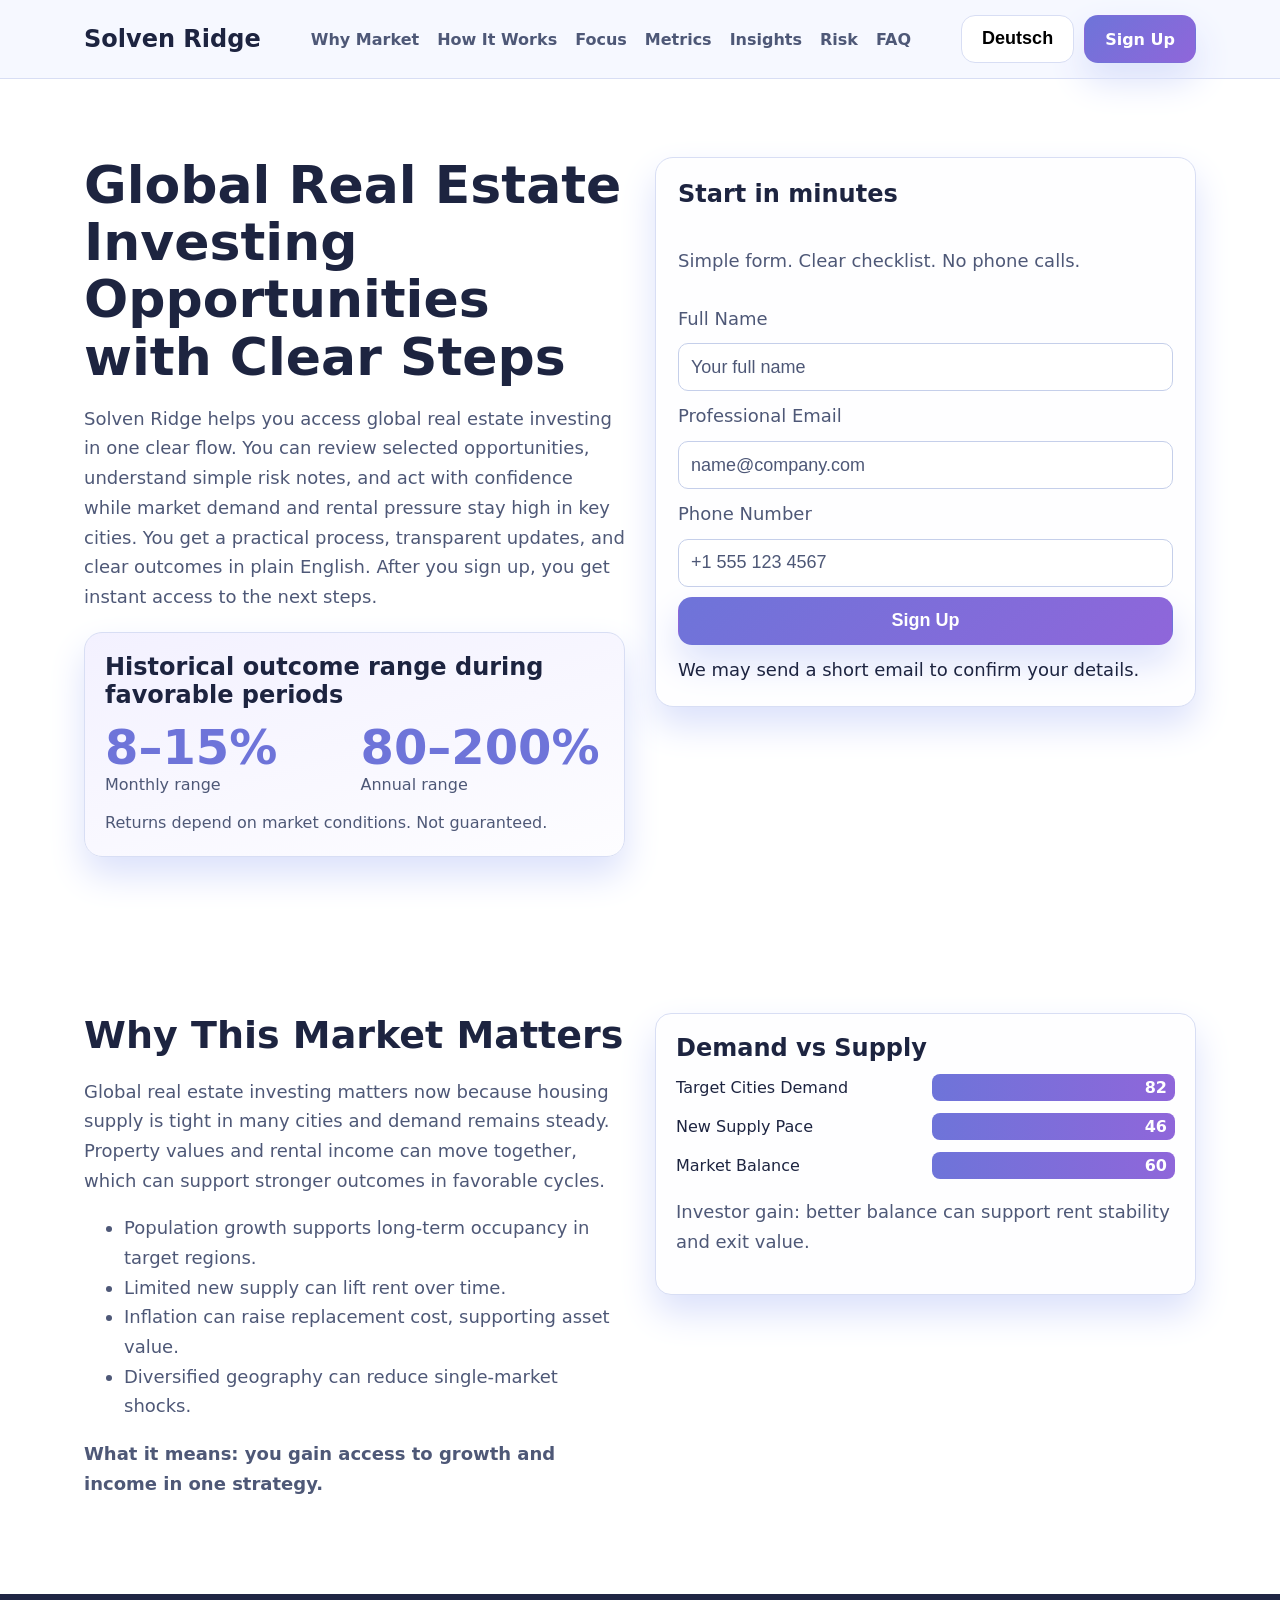
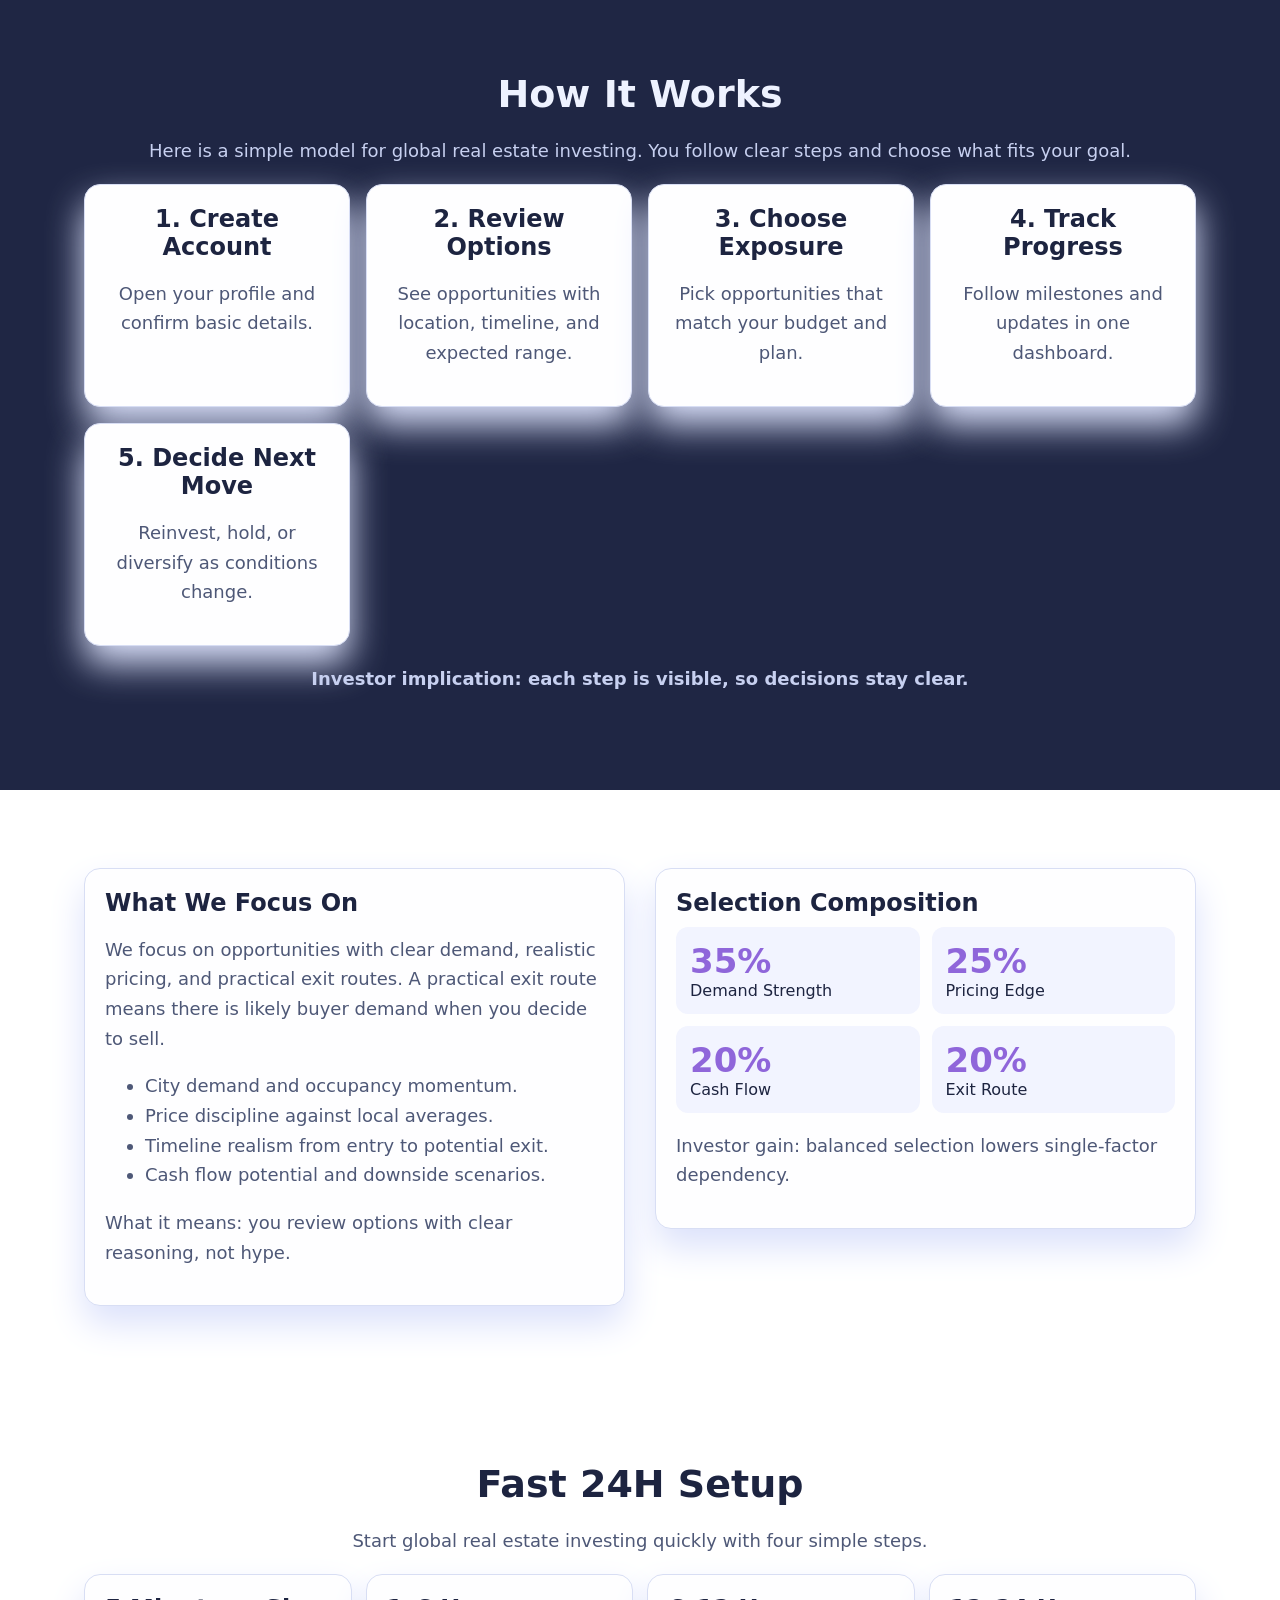
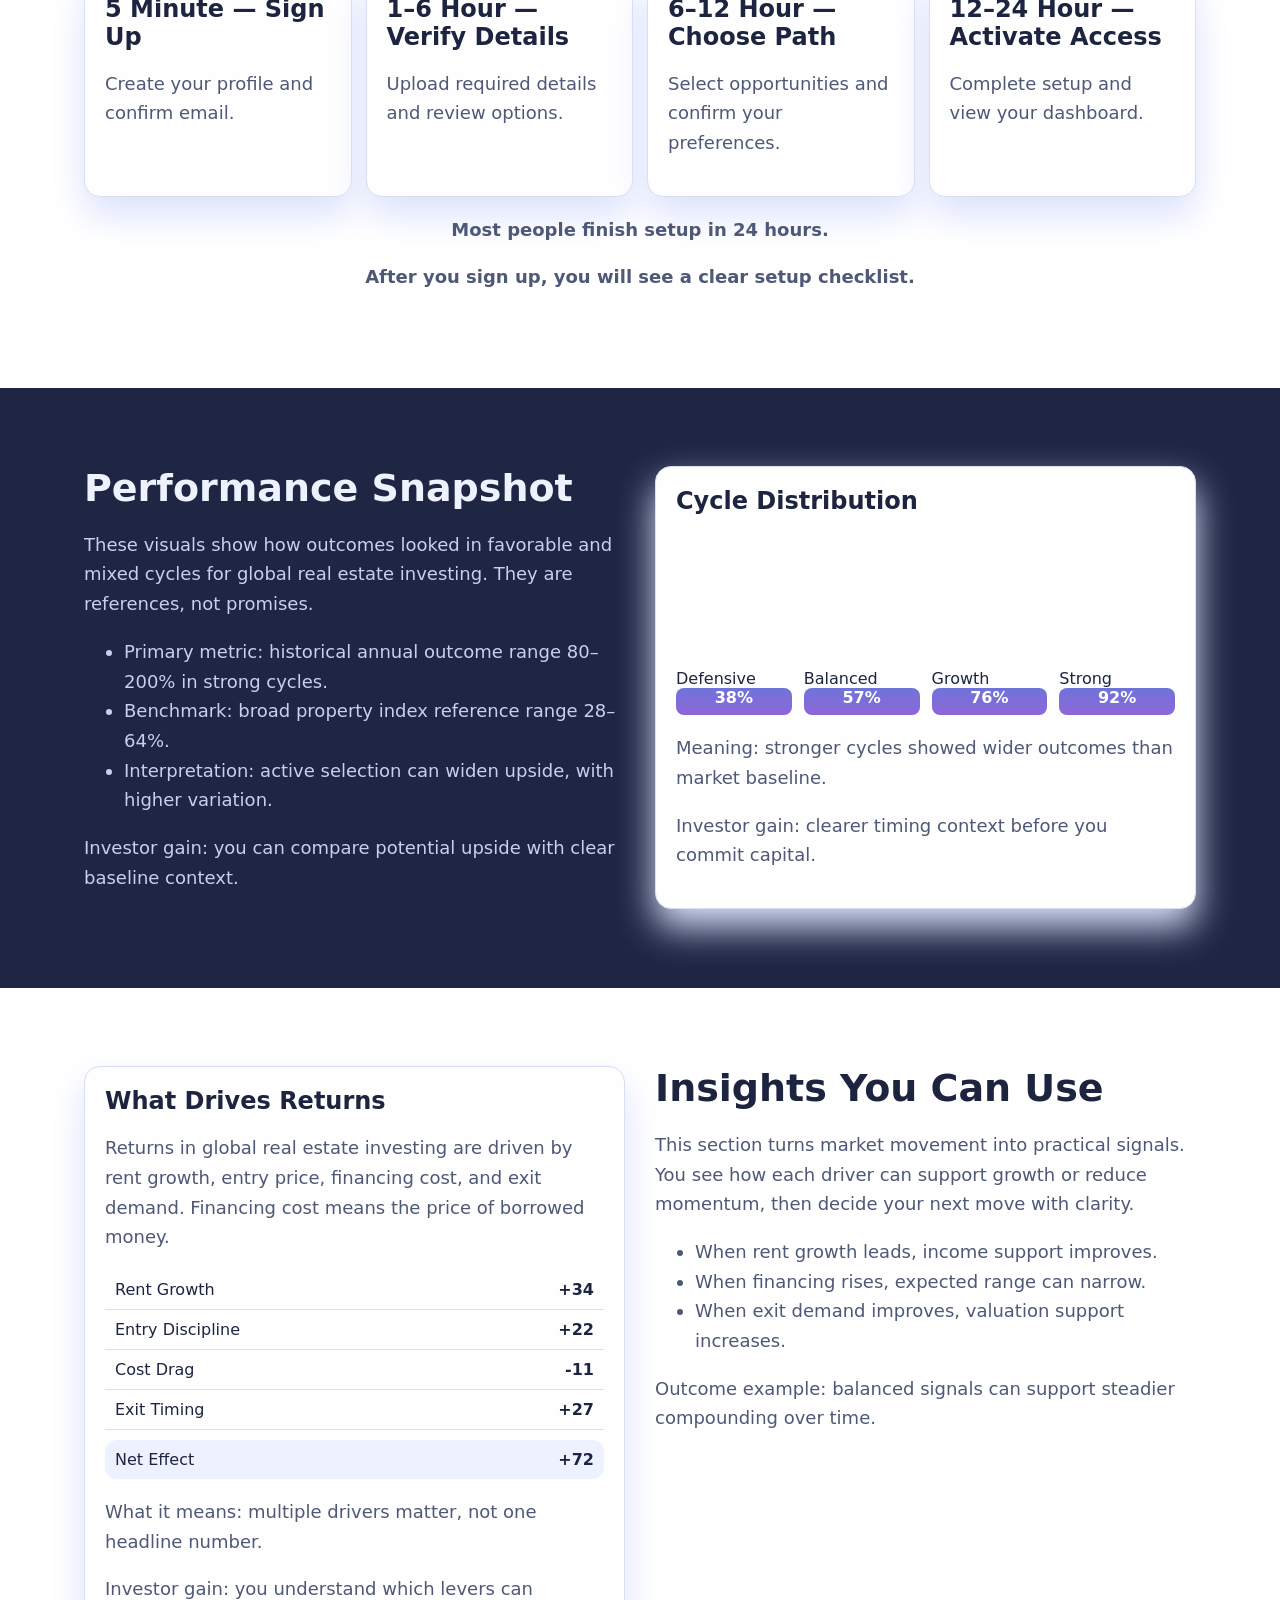
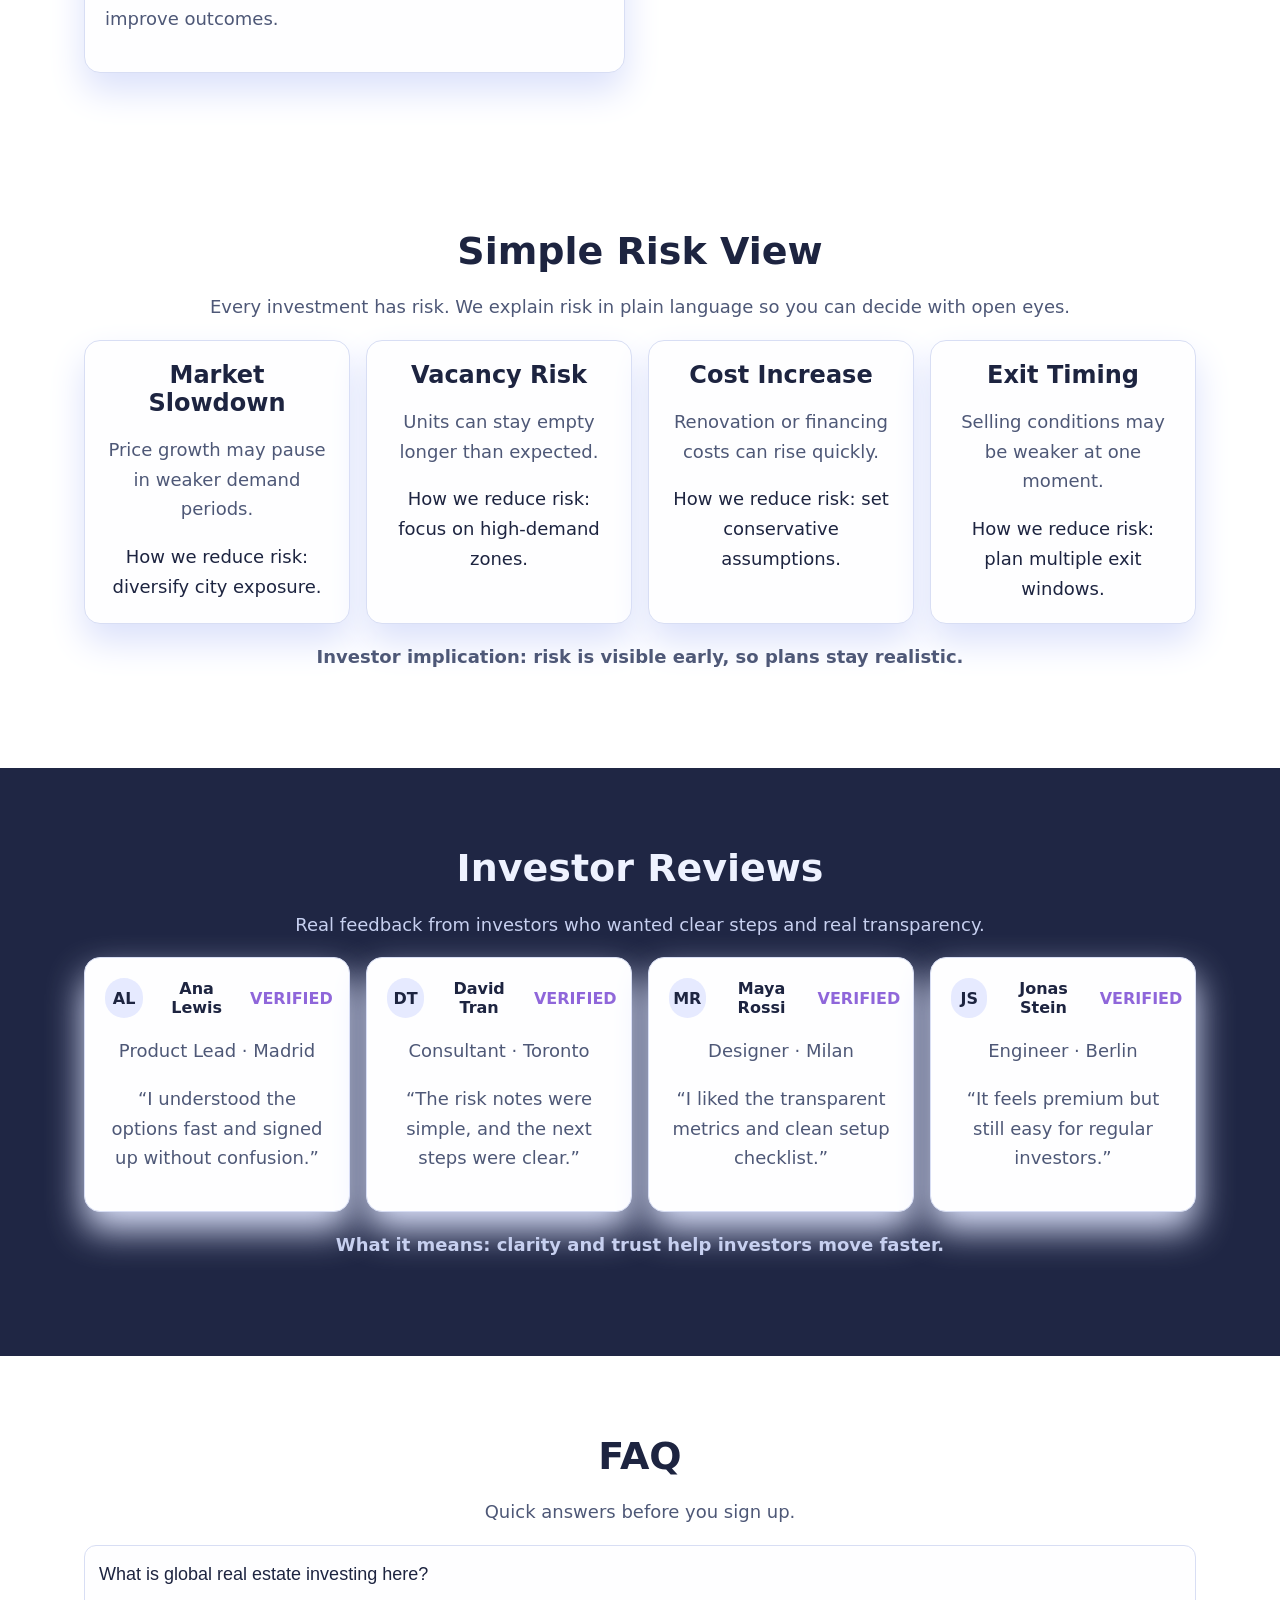
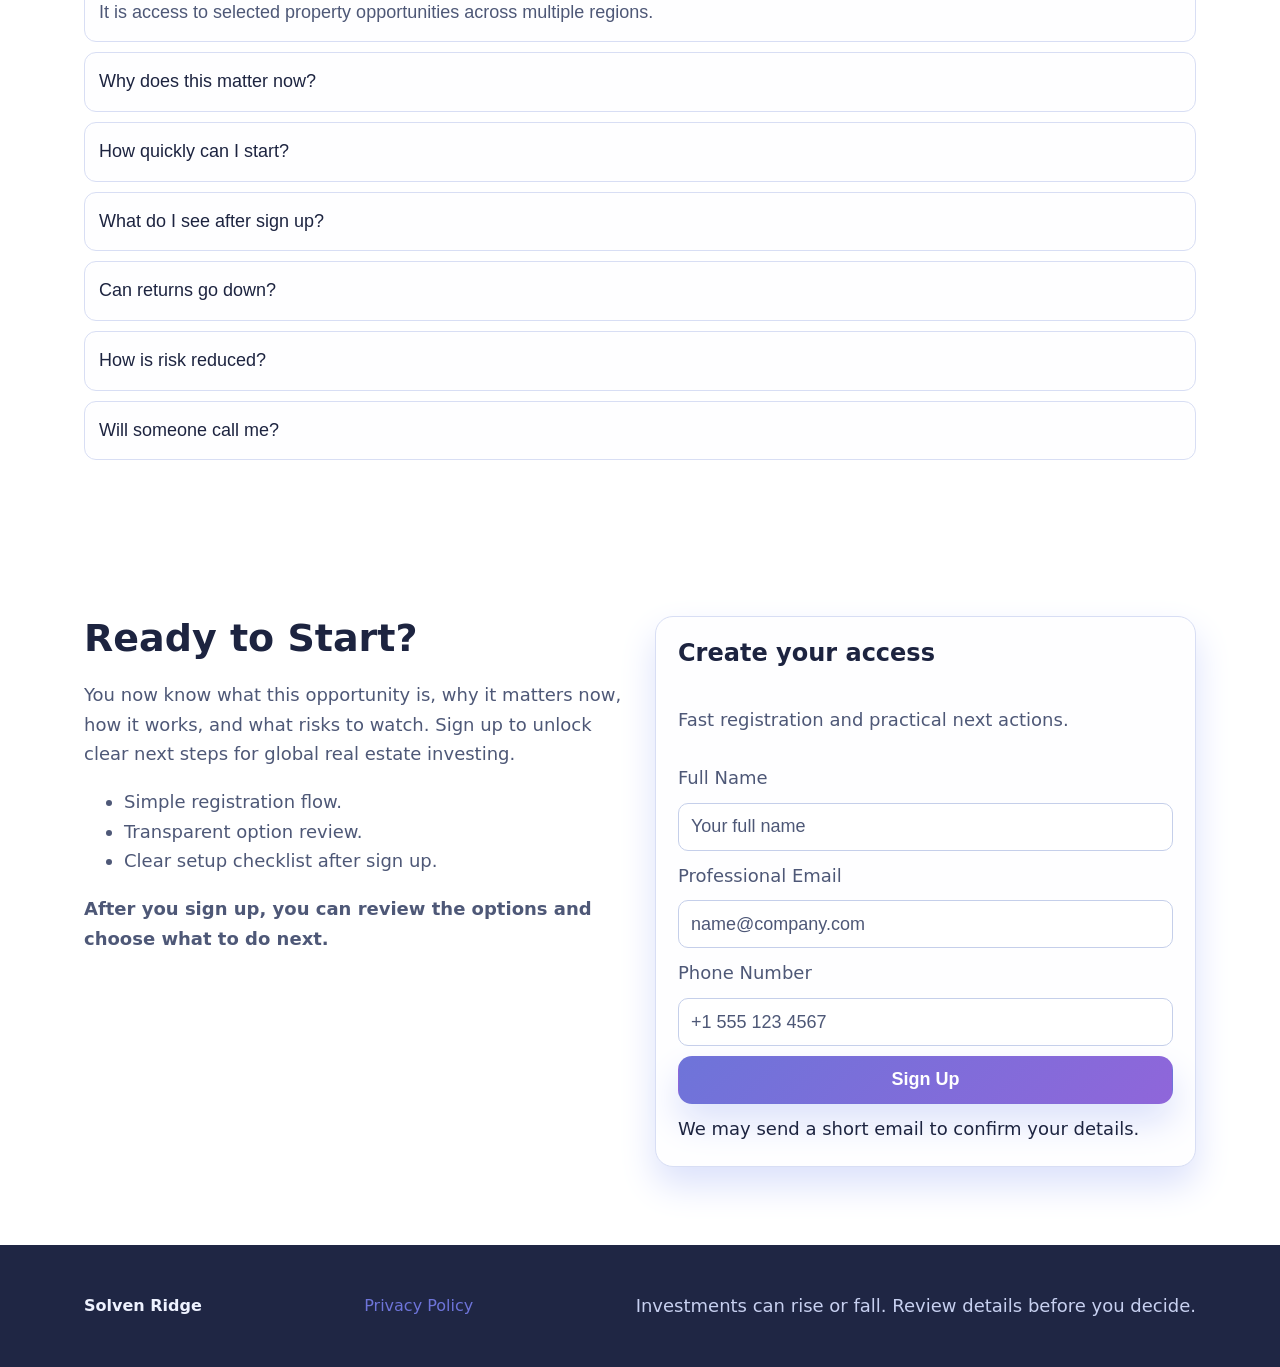
<file: de/index.html>
<!doctype html>
<html lang="en">
<head>
  <meta charset="UTF-8">
  <meta name="viewport" content="width=device-width, initial-scale=1.0">
  <title>Solven Ridge DE | Global Real Estate Investing Access</title>
  <meta name="description" content="Access global real estate investing opportunities with simple steps, risk clarity, and transparent outcomes.">
  <link rel="canonical" href="https://solvenridge.com/de/index.html">
  <meta property="og:title" content="Solven Ridge DE | Global Real Estate Investing Access">
  <meta property="og:description" content="Access global real estate investing opportunities with simple steps, risk clarity, and transparent outcomes.">
  <meta property="og:type" content="website">
  <meta property="og:url" content="https://solvenridge.com/index.html">
  <meta name="twitter:card" content="summary_large_image">
  <meta name="twitter:title" content="Solven Ridge DE | Global Real Estate Investing Access">
  <meta name="twitter:description" content="Access global real estate investing opportunities with simple steps, risk clarity, and transparent outcomes.">
  <link rel="alternate" hreflang="en" href="https://solvenridge.com/index.html">
  <link rel="alternate" hreflang="de" href="https://solvenridge.com/de/index.html">
  <link rel="alternate" hreflang="fr" href="https://solvenridge.com/fr/index.html">
  <link rel="alternate" hreflang="es" href="https://solvenridge.com/es/index.html">
  <link rel="alternate" hreflang="it" href="https://solvenridge.com/it/index.html">
  <link rel="alternate" hreflang="tr" href="https://solvenridge.com/tr/index.html">
  <link rel="alternate" hreflang="pt" href="https://solvenridge.com/pt/index.html">
  <link rel="alternate" hreflang="ja" href="https://solvenridge.com/jp/index.html">
  <link rel="alternate" hreflang="sk" href="https://solvenridge.com/sk/index.html">
  <link rel="alternate" hreflang="nl-BE" href="https://solvenridge.com/be/index.html">
  <link rel="alternate" hreflang="x-default" href="https://solvenridge.com/index.html">
  <link rel="stylesheet" href="../assets/style.css">
</head>
<body>
<header class="site-header" id="top">
  <div class="container header-wrap">
    <a class="brand" href="#top">Solven Ridge</a>
    <nav class="main-nav" aria-label="Primary">
      <a href="#why">Why Market</a><a href="#model">How It Works</a><a href="#focus">Focus</a><a href="#metrics">Metrics</a><a href="#insights">Insights</a><a href="#risk">Risk</a><a href="#faq">FAQ</a>
    </nav>
    <div class="header-actions">
      <div class="lang-menu" data-dropdown>
        <button class="lang-pill" aria-expanded="false" aria-controls="lang-list">Deutsch</button>
        <div class="lang-list" id="lang-list"><a href="../index.html"><svg class="flag-svg" aria-hidden="true" viewBox="0 0 24 16"><rect width="24" height="16" fill="#e9edf8"></rect><text x="12" y="11" text-anchor="middle" font-size="8" fill="#1d2440">GB</text></svg>English</a>
<a href="../de/index.html"><svg class="flag-svg" aria-hidden="true" viewBox="0 0 24 16"><rect width="24" height="16" fill="#e9edf8"></rect><text x="12" y="11" text-anchor="middle" font-size="8" fill="#1d2440">DE</text></svg>Deutsch</a>
<a href="../fr/index.html"><svg class="flag-svg" aria-hidden="true" viewBox="0 0 24 16"><rect width="24" height="16" fill="#e9edf8"></rect><text x="12" y="11" text-anchor="middle" font-size="8" fill="#1d2440">FR</text></svg>Français</a>
<a href="../es/index.html"><svg class="flag-svg" aria-hidden="true" viewBox="0 0 24 16"><rect width="24" height="16" fill="#e9edf8"></rect><text x="12" y="11" text-anchor="middle" font-size="8" fill="#1d2440">ES</text></svg>Español</a>
<a href="../it/index.html"><svg class="flag-svg" aria-hidden="true" viewBox="0 0 24 16"><rect width="24" height="16" fill="#e9edf8"></rect><text x="12" y="11" text-anchor="middle" font-size="8" fill="#1d2440">IT</text></svg>Italiano</a>
<a href="../tr/index.html"><svg class="flag-svg" aria-hidden="true" viewBox="0 0 24 16"><rect width="24" height="16" fill="#e9edf8"></rect><text x="12" y="11" text-anchor="middle" font-size="8" fill="#1d2440">TR</text></svg>Türkçe</a>
<a href="../pt/index.html"><svg class="flag-svg" aria-hidden="true" viewBox="0 0 24 16"><rect width="24" height="16" fill="#e9edf8"></rect><text x="12" y="11" text-anchor="middle" font-size="8" fill="#1d2440">PT</text></svg>Português</a>
<a href="../jp/index.html"><svg class="flag-svg" aria-hidden="true" viewBox="0 0 24 16"><rect width="24" height="16" fill="#e9edf8"></rect><text x="12" y="11" text-anchor="middle" font-size="8" fill="#1d2440">JP</text></svg>日本語</a>
<a href="../sk/index.html"><svg class="flag-svg" aria-hidden="true" viewBox="0 0 24 16"><rect width="24" height="16" fill="#e9edf8"></rect><text x="12" y="11" text-anchor="middle" font-size="8" fill="#1d2440">SK</text></svg>Slovak</a>
<a href="../be/index.html"><svg class="flag-svg" aria-hidden="true" viewBox="0 0 24 16"><rect width="24" height="16" fill="#e9edf8"></rect><text x="12" y="11" text-anchor="middle" font-size="8" fill="#1d2440">BE</text></svg>Nederlands (BE)</a></div>
      </div>
      <a class="btn btn-primary" href="#signup-final">Sign Up</a>
      <button class="burger" aria-label="Open menu" aria-expanded="false" aria-controls="mobile-drawer"><span></span><span></span><span></span></button>
    </div>
  </div>
</header>
<div class="mobile-overlay" data-close-drawer></div>
<aside id="mobile-drawer" class="mobile-drawer" aria-hidden="true">
  <button class="drawer-close" aria-label="Close menu">✕</button>
  <nav class="drawer-nav" aria-label="Mobile navigation">
      <a href="#why">Why Market</a><a href="#model">How It Works</a><a href="#focus">Focus</a><a href="#metrics">Metrics</a><a href="#insights">Insights</a><a href="#risk">Risk</a><a href="#faq">FAQ</a>
  </nav>
  <div class="drawer-lang"><a href="../index.html">English</a>
<a href="../de/index.html">Deutsch</a>
<a href="../fr/index.html">Français</a>
<a href="../es/index.html">Español</a>
<a href="../it/index.html">Italiano</a>
<a href="../tr/index.html">Türkçe</a>
<a href="../pt/index.html">Português</a>
<a href="../jp/index.html">日本語</a>
<a href="../sk/index.html">Slovak</a>
<a href="../be/index.html">Nederlands (BE)</a></div>
  <a class="btn btn-primary" href="#signup-final">Sign Up</a>
</aside>
<main>
<section class="section light hero" id="hero"><div class="container hero-grid">
<div>
<h1>Global Real Estate Investing Opportunities with Clear Steps</h1>
<p>Solven Ridge helps you access global real estate investing in one clear flow. You can review selected opportunities, understand simple risk notes, and act with confidence while market demand and rental pressure stay high in key cities. You get a practical process, transparent updates, and clear outcomes in plain English. After you sign up, you get instant access to the next steps.</p>
<div class="performance-panel">
  <h3>Historical outcome range during favorable periods</h3>
  <div class="perf-grid"><div><strong>8–15%</strong><span>Monthly range</span></div><div><strong>80–200%</strong><span>Annual range</span></div></div>
  <p class="micro">Returns depend on market conditions. Not guaranteed.</p>
</div>
</div>
<form class="form-card" id="signup-hero"><h3 class="form-title">Start in minutes</h3><p class="form-sub">Simple form. Clear checklist. No phone calls.</p>
<label for="n1">Full Name</label><input id="n1" placeholder="Your full name" required>
<label for="e1">Professional Email</label><input id="e1" type="email" placeholder="name@company.com" required>
<label for="p1">Phone Number</label><input id="p1" type="tel" placeholder="+1 555 123 4567" required>
<button class="btn btn-primary" type="submit">Sign Up</button><small>We may send a short email to confirm your details.</small></form>
</div></section>
<section class="section light" id="why"><div class="container split alt"><div><h2>Why This Market Matters</h2><p>Global real estate investing matters now because housing supply is tight in many cities and demand remains steady. Property values and rental income can move together, which can support stronger outcomes in favorable cycles.</p><ul><li>Population growth supports long-term occupancy in target regions.</li><li>Limited new supply can lift rent over time.</li><li>Inflation can raise replacement cost, supporting asset value.</li><li>Diversified geography can reduce single-market shocks.</li></ul><p class="meaning">What it means: you gain access to growth and income in one strategy.</p></div><div class="card visual-card"><h3>Demand vs Supply</h3><div class="compare-bars"><div><span>Target Cities Demand</span><b style="--w:82%">82</b></div><div><span>New Supply Pace</span><b style="--w:46%">46</b></div><div><span>Market Balance</span><b style="--w:60%">60</b></div></div><p>Investor gain: better balance can support rent stability and exit value.</p></div></div></section>
<section class="section dark" id="model"><div class="container centered"><h2>How It Works</h2><p>Here is a simple model for global real estate investing. You follow clear steps and choose what fits your goal.</p><div class="steps-grid"><article class="card"><h3>1. Create Account</h3><p>Open your profile and confirm basic details.</p></article><article class="card"><h3>2. Review Options</h3><p>See opportunities with location, timeline, and expected range.</p></article><article class="card"><h3>3. Choose Exposure</h3><p>Pick opportunities that match your budget and plan.</p></article><article class="card"><h3>4. Track Progress</h3><p>Follow milestones and updates in one dashboard.</p></article><article class="card"><h3>5. Decide Next Move</h3><p>Reinvest, hold, or diversify as conditions change.</p></article></div><p class="meaning">Investor implication: each step is visible, so decisions stay clear.</p></div></section>
<section class="section light" id="focus"><div class="container split"><div class="card"><h3>What We Focus On</h3><p>We focus on opportunities with clear demand, realistic pricing, and practical exit routes. A practical exit route means there is likely buyer demand when you decide to sell.</p><ul><li>City demand and occupancy momentum.</li><li>Price discipline against local averages.</li><li>Timeline realism from entry to potential exit.</li><li>Cash flow potential and downside scenarios.</li></ul><p>What it means: you review options with clear reasoning, not hype.</p></div><div class="card selection-tiles"><h3>Selection Composition</h3><div class="tile-grid"><div><strong>35%</strong><span>Demand Strength</span></div><div><strong>25%</strong><span>Pricing Edge</span></div><div><strong>20%</strong><span>Cash Flow</span></div><div><strong>20%</strong><span>Exit Route</span></div></div><p>Investor gain: balanced selection lowers single-factor dependency.</p></div></div></section>
<section class="section light" id="process"><div class="container centered"><h2>Fast 24H Setup</h2><p>Start global real estate investing quickly with four simple steps.</p><div class="process-line"><div class="card"><h3>5 Minute — Sign Up</h3><p>Create your profile and confirm email.</p></div><div class="card"><h3>1–6 Hour — Verify Details</h3><p>Upload required details and review options.</p></div><div class="card"><h3>6–12 Hour — Choose Path</h3><p>Select opportunities and confirm your preferences.</p></div><div class="card"><h3>12–24 Hour — Activate Access</h3><p>Complete setup and view your dashboard.</p></div></div><p class="meaning">Most people finish setup in 24 hours.</p><p class="meaning">After you sign up, you will see a clear setup checklist.</p></div></section>
<section class="section dark" id="metrics"><div class="container split alt"><div><h2>Performance Snapshot</h2><p>These visuals show how outcomes looked in favorable and mixed cycles for global real estate investing. They are references, not promises.</p><ul><li>Primary metric: historical annual outcome range 80–200% in strong cycles.</li><li>Benchmark: broad property index reference range 28–64%.</li><li>Interpretation: active selection can widen upside, with higher variation.</li></ul><p>Investor gain: you can compare potential upside with clear baseline context.</p></div><div class="card"><h3>Cycle Distribution</h3><div class="vertical-bars"><div><span>Defensive</span><b style="--h:38%">38%</b></div><div><span>Balanced</span><b style="--h:57%">57%</b></div><div><span>Growth</span><b style="--h:76%">76%</b></div><div><span>Strong</span><b style="--h:92%">92%</b></div></div><p>Meaning: stronger cycles showed wider outcomes than market baseline.</p><p class="muted">Investor gain: clearer timing context before you commit capital.</p></div></div></section>
<section class="section light" id="insights"><div class="container split"><div class="card"><h3>What Drives Returns</h3><p>Returns in global real estate investing are driven by rent growth, entry price, financing cost, and exit demand. Financing cost means the price of borrowed money.</p><div class="waterfall"><div><span>Rent Growth</span><b>+34</b></div><div><span>Entry Discipline</span><b>+22</b></div><div><span>Cost Drag</span><b>-11</b></div><div><span>Exit Timing</span><b>+27</b></div><div class="total"><span>Net Effect</span><b>+72</b></div></div><p>What it means: multiple drivers matter, not one headline number.</p><p class="muted">Investor gain: you understand which levers can improve outcomes.</p></div><div><h2>Insights You Can Use</h2><p>This section turns market movement into practical signals. You see how each driver can support growth or reduce momentum, then decide your next move with clarity.</p><ul><li>When rent growth leads, income support improves.</li><li>When financing rises, expected range can narrow.</li><li>When exit demand improves, valuation support increases.</li></ul><p>Outcome example: balanced signals can support steadier compounding over time.</p></div></div></section>
<section class="section light" id="risk"><div class="container centered"><h2>Simple Risk View</h2><p>Every investment has risk. We explain risk in plain language so you can decide with open eyes.</p><div class="risk-matrix"><div class="card"><h3>Market Slowdown</h3><p>Price growth may pause in weaker demand periods.</p><small>How we reduce risk: diversify city exposure.</small></div><div class="card"><h3>Vacancy Risk</h3><p>Units can stay empty longer than expected.</p><small>How we reduce risk: focus on high-demand zones.</small></div><div class="card"><h3>Cost Increase</h3><p>Renovation or financing costs can rise quickly.</p><small>How we reduce risk: set conservative assumptions.</small></div><div class="card"><h3>Exit Timing</h3><p>Selling conditions may be weaker at one moment.</p><small>How we reduce risk: plan multiple exit windows.</small></div></div><p class="meaning">Investor implication: risk is visible early, so plans stay realistic.</p></div></section>
<section class="section dark" id="reviews"><div class="container centered"><h2>Investor Reviews</h2><p>Real feedback from investors who wanted clear steps and real transparency.</p><div class="review-grid">
<article class="card"><div class="review-head"><span class="avatar">AL</span><strong>Ana Lewis</strong><em>VERIFIED</em></div><p class="muted">Product Lead · Madrid</p><p>“I understood the options fast and signed up without confusion.”</p></article>
<article class="card"><div class="review-head"><span class="avatar">DT</span><strong>David Tran</strong><em>VERIFIED</em></div><p class="muted">Consultant · Toronto</p><p>“The risk notes were simple, and the next steps were clear.”</p></article>
<article class="card"><div class="review-head"><span class="avatar">MR</span><strong>Maya Rossi</strong><em>VERIFIED</em></div><p class="muted">Designer · Milan</p><p>“I liked the transparent metrics and clean setup checklist.”</p></article>
<article class="card"><div class="review-head"><span class="avatar">JS</span><strong>Jonas Stein</strong><em>VERIFIED</em></div><p class="muted">Engineer · Berlin</p><p>“It feels premium but still easy for regular investors.”</p></article>
</div><p class="meaning">What it means: clarity and trust help investors move faster.</p></div></section>
<section class="section light" id="faq"><div class="container centered"><h2>FAQ</h2><p>Quick answers before you sign up.</p><div class="faq-list">
<button class="faq-item" aria-expanded="true"><span>What is global real estate investing here?</span><div>It is access to selected property opportunities across multiple regions.</div></button>
<button class="faq-item" aria-expanded="false"><span>Why does this matter now?</span><div>Demand and supply gaps in key markets create potential growth windows.</div></button>
<button class="faq-item" aria-expanded="false"><span>How quickly can I start?</span><div>Most people finish setup in 24 hours.</div></button>
<button class="faq-item" aria-expanded="false"><span>What do I see after sign up?</span><div>After you sign up, you can review the options and choose what to do next.</div></button>
<button class="faq-item" aria-expanded="false"><span>Can returns go down?</span><div>Yes. Market conditions can reduce outcomes in some periods.</div></button>
<button class="faq-item" aria-expanded="false"><span>How is risk reduced?</span><div>Through diversified selection, price discipline, and clear scenario planning.</div></button>
<button class="faq-item" aria-expanded="false"><span>Will someone call me?</span><div>No phone calls are required; setup is fully online.</div></button>
</div></div></section>
<section class="section light" id="signup-final"><div class="container hero-grid"><div><h2>Ready to Start?</h2><p>You now know what this opportunity is, why it matters now, how it works, and what risks to watch. Sign up to unlock clear next steps for global real estate investing.</p><ul><li>Simple registration flow.</li><li>Transparent option review.</li><li>Clear setup checklist after sign up.</li></ul><p class="meaning">After you sign up, you can review the options and choose what to do next.</p></div>
<form class="form-card" id="signup-final-form"><h3 class="form-title">Create your access</h3><p class="form-sub">Fast registration and practical next actions.</p>
<label for="n2">Full Name</label><input id="n2" placeholder="Your full name" required>
<label for="e2">Professional Email</label><input id="e2" type="email" placeholder="name@company.com" required>
<label for="p2">Phone Number</label><input id="p2" type="tel" placeholder="+1 555 123 4567" required>
<button class="btn btn-primary" type="submit">Sign Up</button><small>We may send a short email to confirm your details.</small></form></div></section>
</main>
<footer class="site-footer section dark"><div class="container footer-wrap"><strong>Solven Ridge</strong><a href="#" data-open-modal>Privacy Policy</a><p>Investments can rise or fall. Review details before you decide.</p></div></footer>
<div class="modal" id="privacy-modal" aria-hidden="true" role="dialog" aria-modal="true" aria-labelledby="privacy-title"><div class="modal-panel"><button class="modal-x" aria-label="Close privacy">✕</button><h3 id="privacy-title">Privacy Policy</h3><div class="modal-content"><h4>Introduction</h4><p>We explain how we handle your data in clear language.</p><h4>Data collection</h4><p>We collect your name, email, phone, and basic usage data.</p><h4>Legal basis</h4><p>We process data to deliver access and meet legal duties.</p><h4>Cookies</h4><p>Cookies help with sign-in, security, and site performance.</p><h4>Retention</h4><p>We keep data only as long as needed for service.</p><h4>Third-party sharing</h4><p>We share data with trusted providers needed to run the platform.</p><h4>Security</h4><p>We use access controls and encryption to protect information.</p><h4>User rights</h4><p>You can request access, correction, deletion, or export of your data.</p><h4>International transfers</h4><p>Your data may be processed in other countries with safeguards.</p><h4>Industry risk disclosure</h4><p>Investment markets can change quickly and outcomes are not guaranteed.</p><h4>Contact</h4><p>Email privacy@solvenridge.com for privacy requests.</p></div><div class="modal-footer"><button class="btn btn-ghost" data-close-modal>Close</button></div></div></div>
<script type="application/ld+json">{"@context":"https://schema.org","@graph":[{"@type":"Organization","name":"Solven Ridge","url":"https://solvenridge.com"},{"@type":"WebSite","name":"Solven Ridge","url":"https://solvenridge.com"},{"@type":"FAQPage","mainEntity":[{"@type":"Question","name":"What is global real estate investing here?","acceptedAnswer":{"@type":"Answer","text":"It is access to selected property opportunities across multiple regions."}},{"@type":"Question","name":"How quickly can I start?","acceptedAnswer":{"@type":"Answer","text":"Most people finish setup in 24 hours."}}]},{"@type":"Review","author":{"@type":"Person","name":"Ana Lewis"},"reviewBody":"I understood the options fast and signed up without confusion.","reviewRating":{"@type":"Rating","ratingValue":"5","bestRating":"5"}}]}</script>
<script src="../assets/app.js" defer></script>
</body></html>
</file>
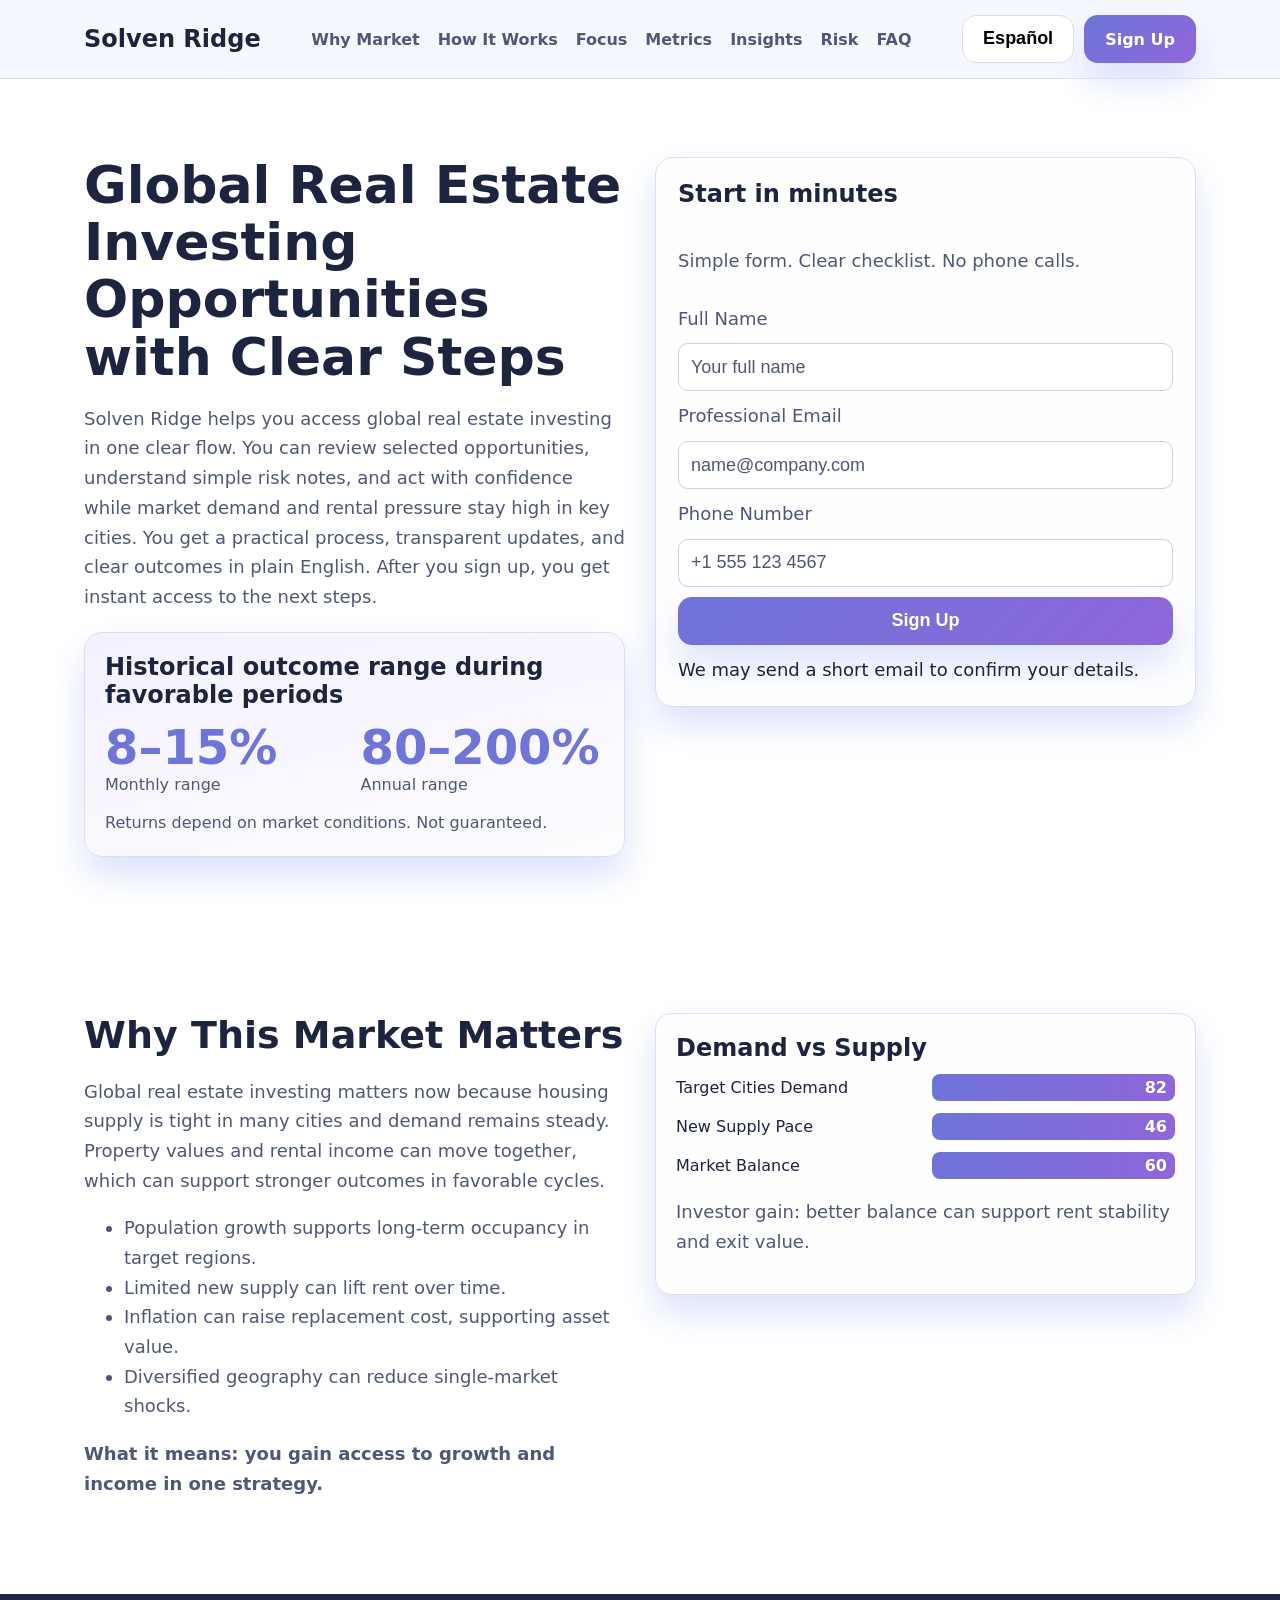
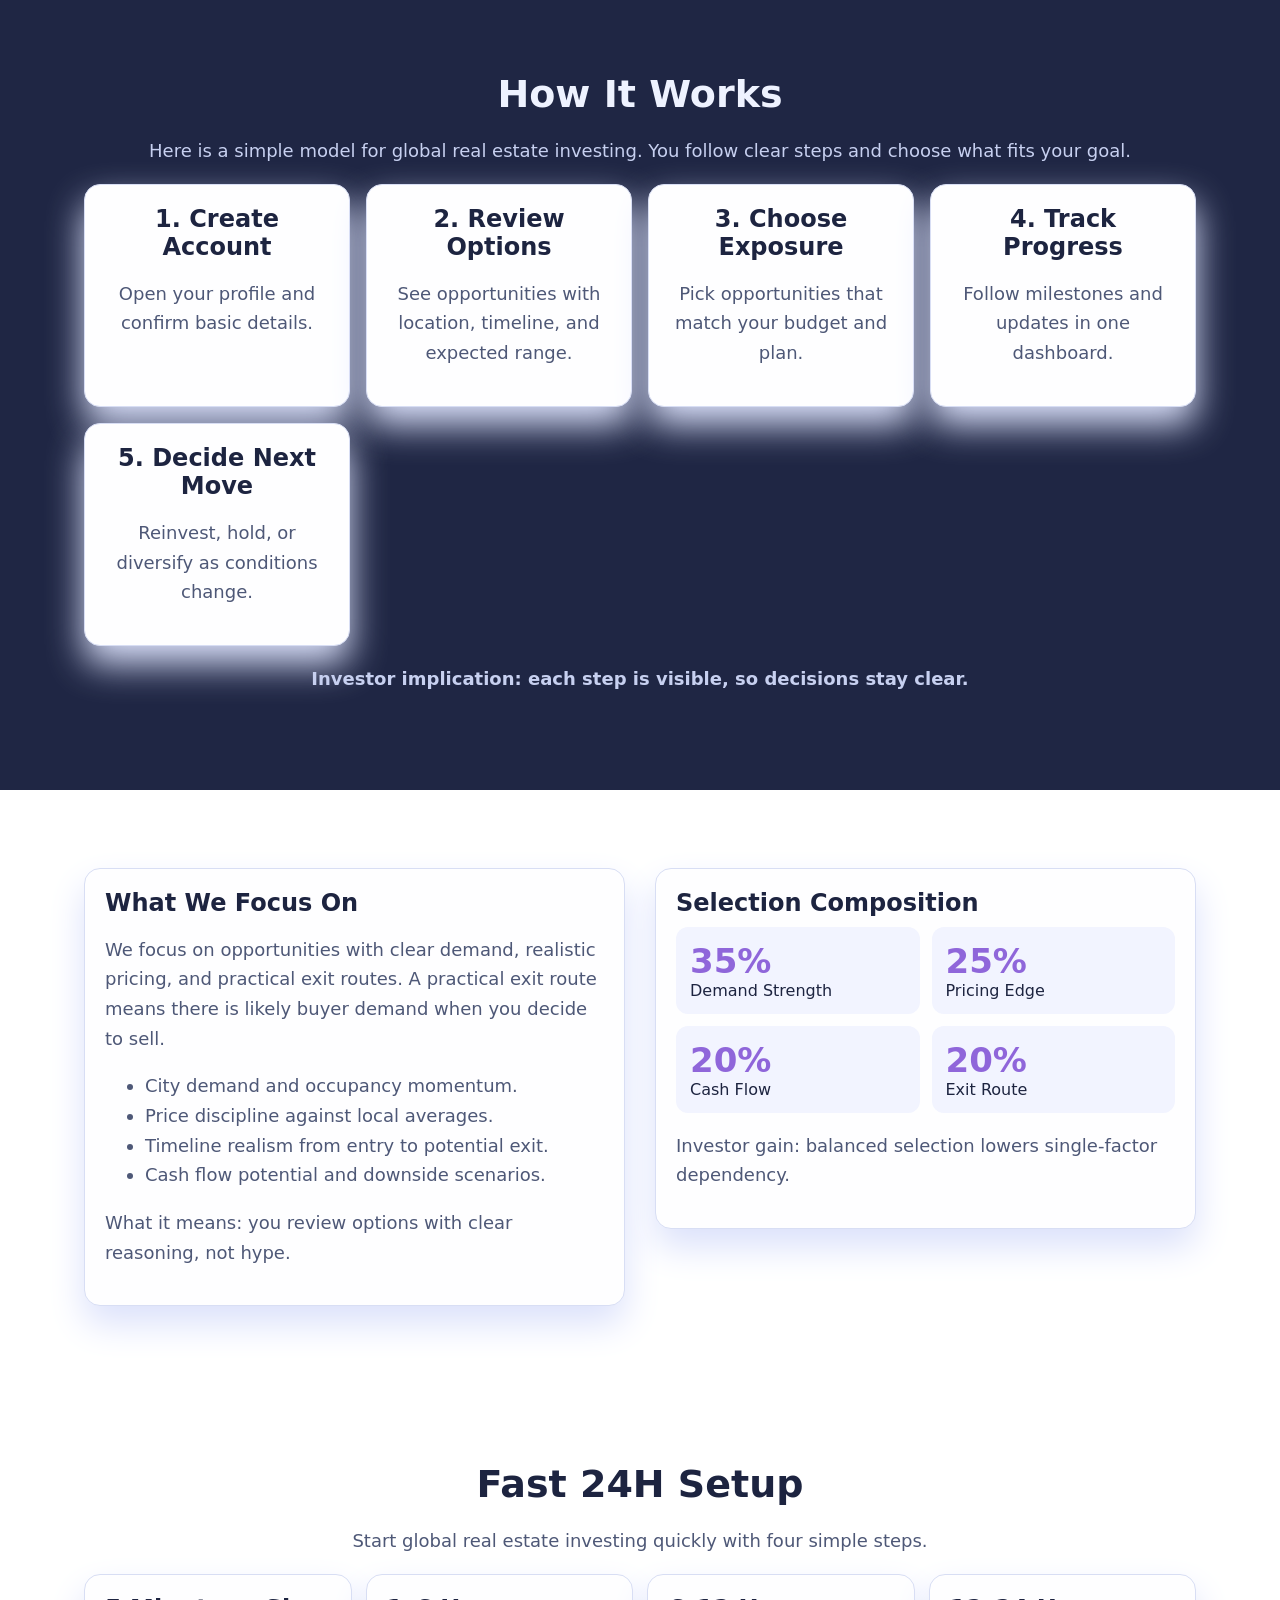
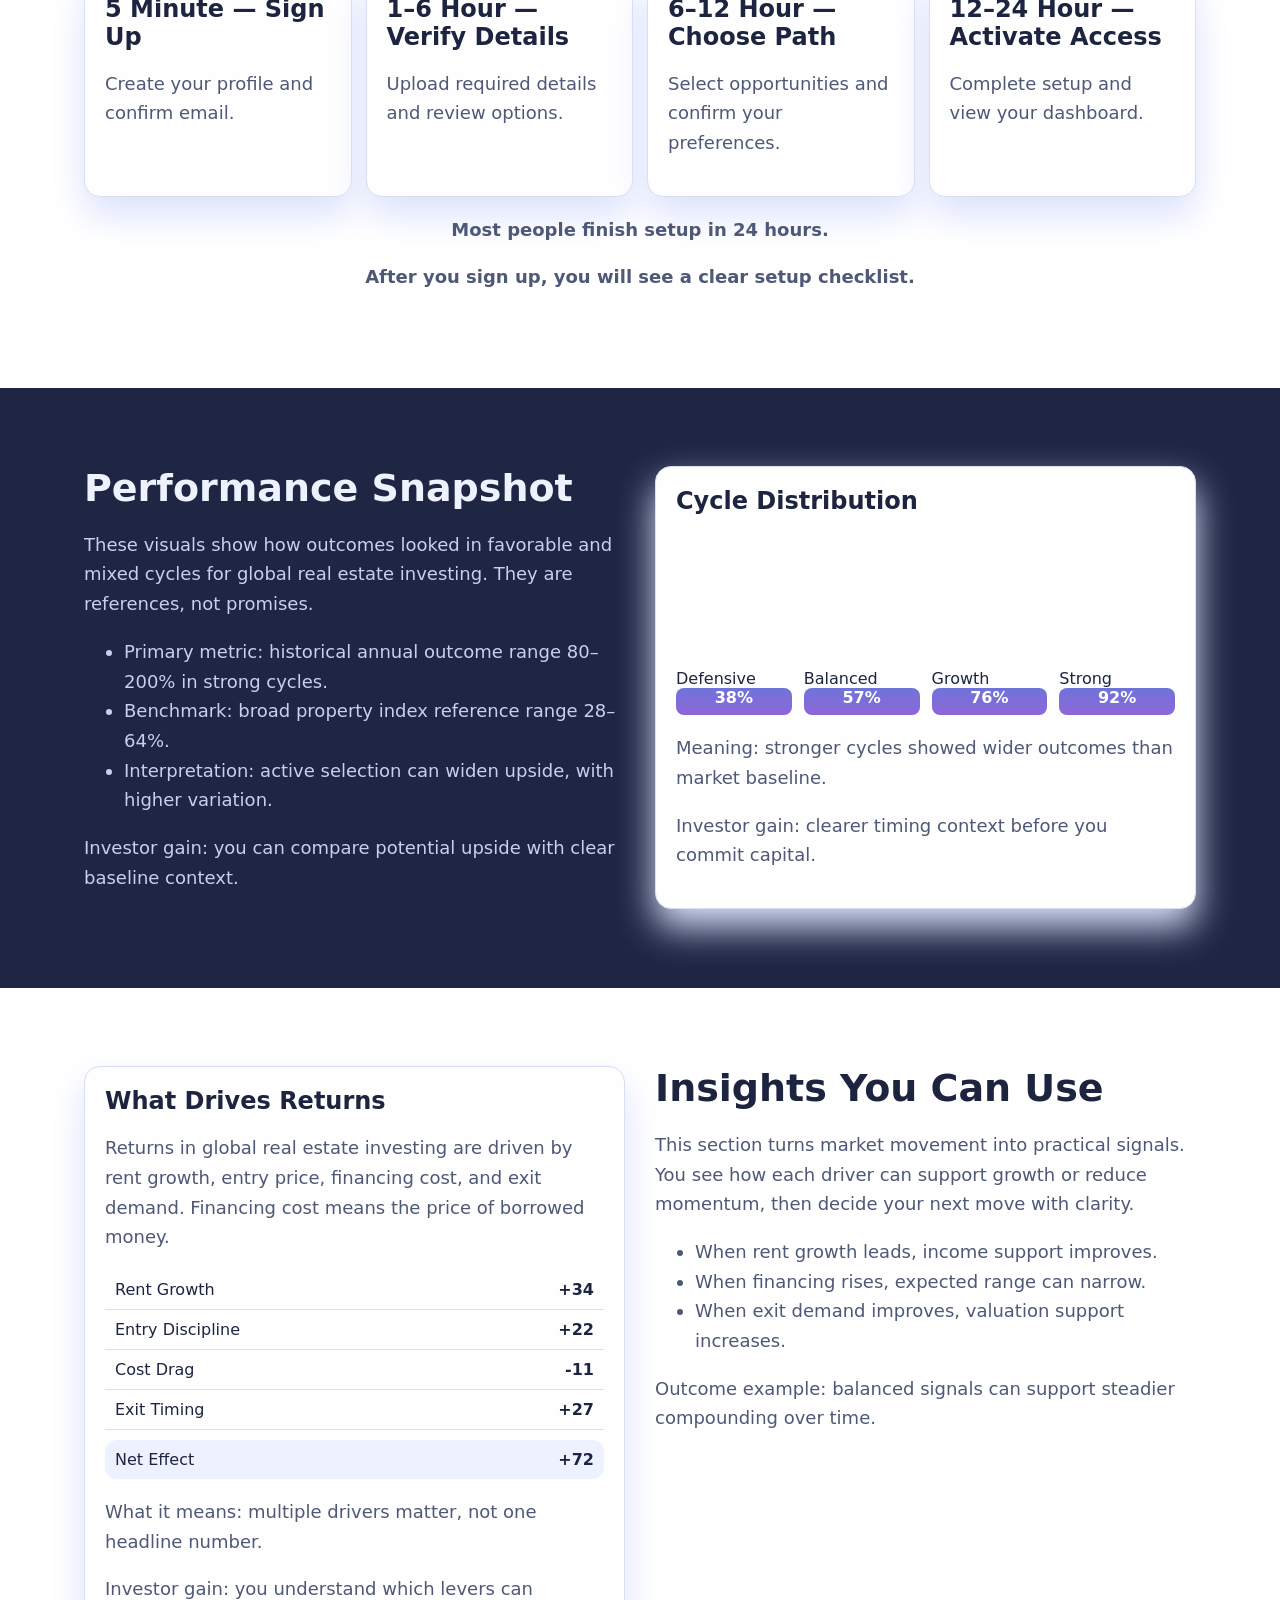
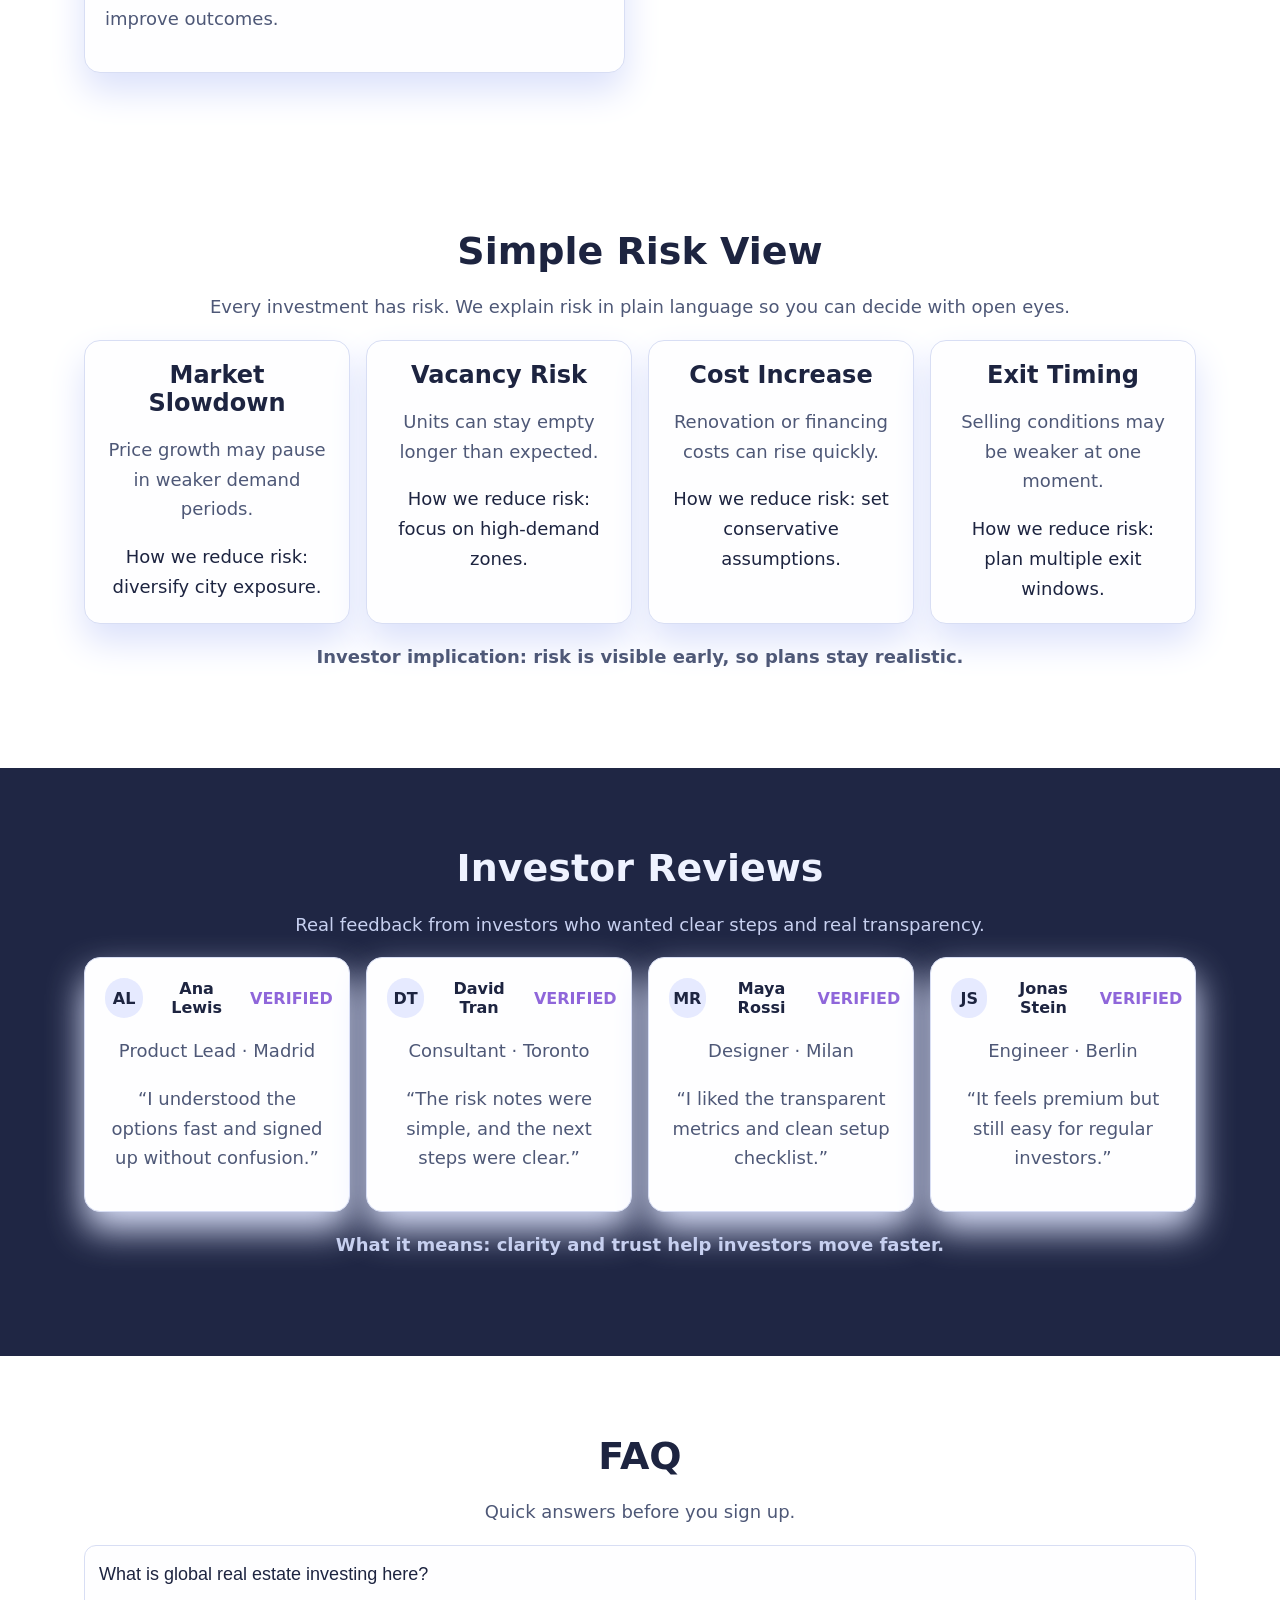
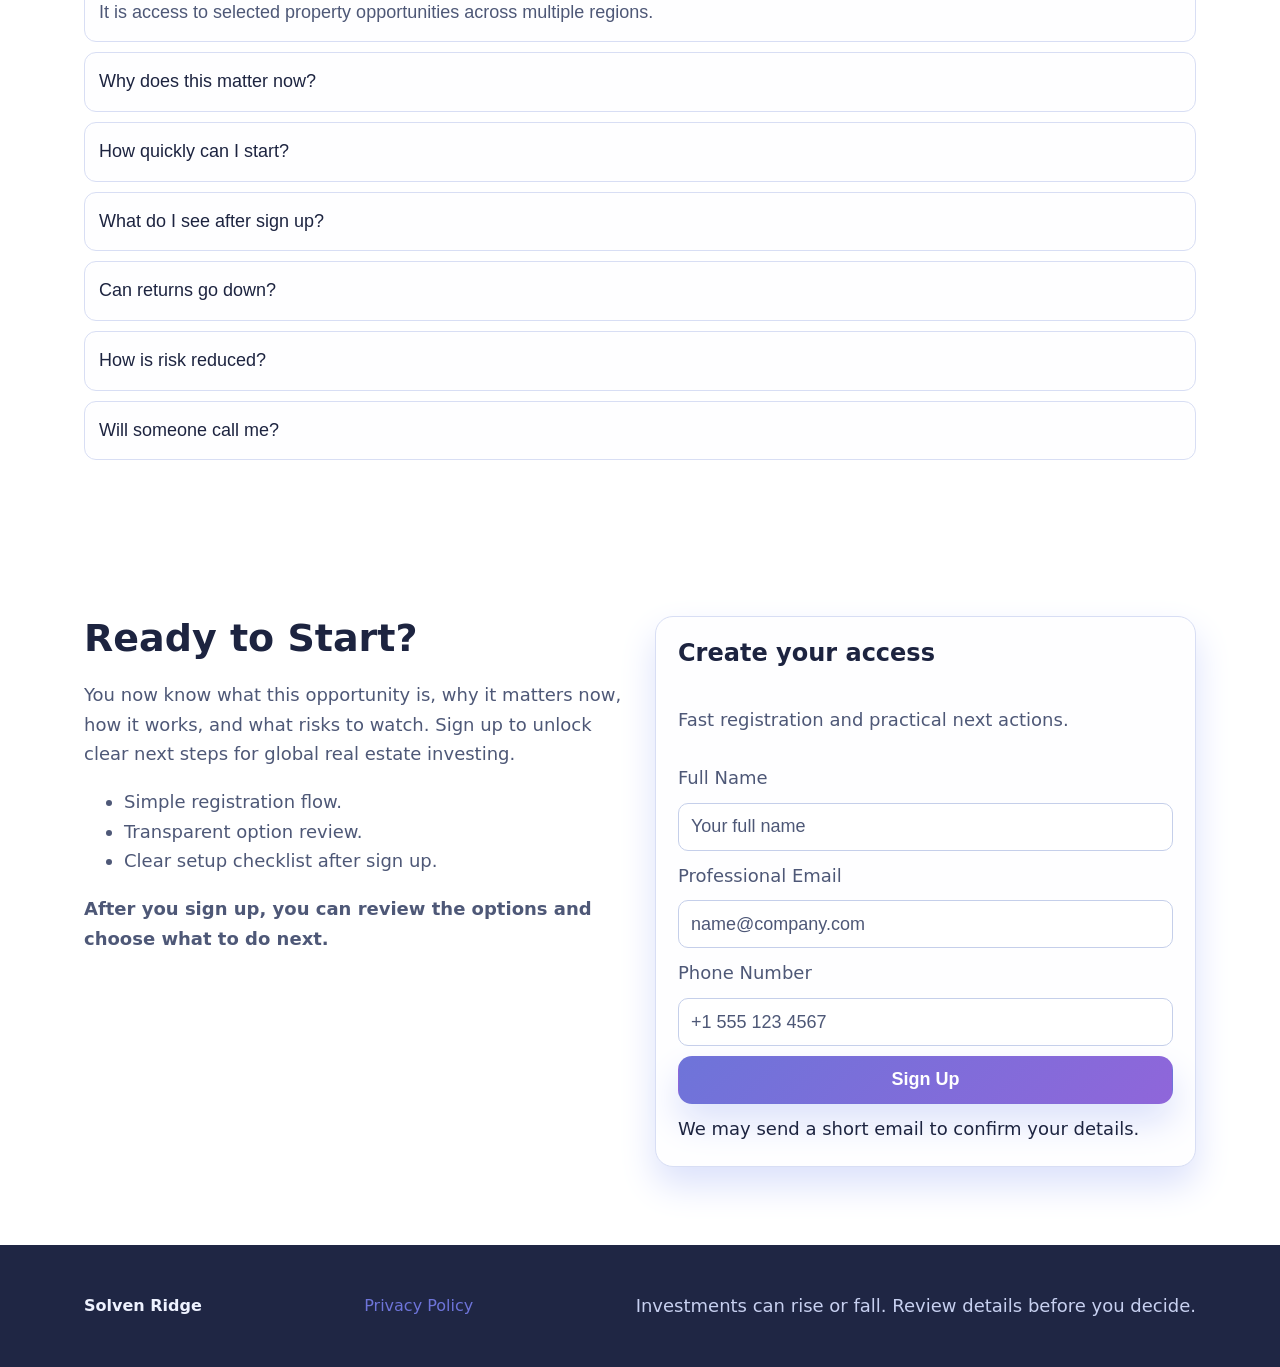
<file: es/index.html>
<!doctype html>
<html lang="en">
<head>
  <meta charset="UTF-8">
  <meta name="viewport" content="width=device-width, initial-scale=1.0">
  <title>Solven Ridge ES | Global Property Investment Story</title>
  <meta name="description" content="See why global property investment matters now and start with a clear setup checklist.">
  <link rel="canonical" href="https://solvenridge.com/es/index.html">
  <meta property="og:title" content="Solven Ridge ES | Global Property Investment Story">
  <meta property="og:description" content="See why global property investment matters now and start with a clear setup checklist.">
  <meta property="og:type" content="website">
  <meta property="og:url" content="https://solvenridge.com/index.html">
  <meta name="twitter:card" content="summary_large_image">
  <meta name="twitter:title" content="Solven Ridge ES | Global Property Investment Story">
  <meta name="twitter:description" content="See why global property investment matters now and start with a clear setup checklist.">
  <link rel="alternate" hreflang="en" href="https://solvenridge.com/index.html">
  <link rel="alternate" hreflang="de" href="https://solvenridge.com/de/index.html">
  <link rel="alternate" hreflang="fr" href="https://solvenridge.com/fr/index.html">
  <link rel="alternate" hreflang="es" href="https://solvenridge.com/es/index.html">
  <link rel="alternate" hreflang="it" href="https://solvenridge.com/it/index.html">
  <link rel="alternate" hreflang="tr" href="https://solvenridge.com/tr/index.html">
  <link rel="alternate" hreflang="pt" href="https://solvenridge.com/pt/index.html">
  <link rel="alternate" hreflang="ja" href="https://solvenridge.com/jp/index.html">
  <link rel="alternate" hreflang="sk" href="https://solvenridge.com/sk/index.html">
  <link rel="alternate" hreflang="nl-BE" href="https://solvenridge.com/be/index.html">
  <link rel="alternate" hreflang="x-default" href="https://solvenridge.com/index.html">
  <link rel="stylesheet" href="../assets/style.css">
</head>
<body>
<header class="site-header" id="top">
  <div class="container header-wrap">
    <a class="brand" href="#top">Solven Ridge</a>
    <nav class="main-nav" aria-label="Primary">
      <a href="#why">Why Market</a><a href="#model">How It Works</a><a href="#focus">Focus</a><a href="#metrics">Metrics</a><a href="#insights">Insights</a><a href="#risk">Risk</a><a href="#faq">FAQ</a>
    </nav>
    <div class="header-actions">
      <div class="lang-menu" data-dropdown>
        <button class="lang-pill" aria-expanded="false" aria-controls="lang-list">Español</button>
        <div class="lang-list" id="lang-list"><a href="../index.html"><svg class="flag-svg" aria-hidden="true" viewBox="0 0 24 16"><rect width="24" height="16" fill="#e9edf8"></rect><text x="12" y="11" text-anchor="middle" font-size="8" fill="#1d2440">GB</text></svg>English</a>
<a href="../de/index.html"><svg class="flag-svg" aria-hidden="true" viewBox="0 0 24 16"><rect width="24" height="16" fill="#e9edf8"></rect><text x="12" y="11" text-anchor="middle" font-size="8" fill="#1d2440">DE</text></svg>Deutsch</a>
<a href="../fr/index.html"><svg class="flag-svg" aria-hidden="true" viewBox="0 0 24 16"><rect width="24" height="16" fill="#e9edf8"></rect><text x="12" y="11" text-anchor="middle" font-size="8" fill="#1d2440">FR</text></svg>Français</a>
<a href="../es/index.html"><svg class="flag-svg" aria-hidden="true" viewBox="0 0 24 16"><rect width="24" height="16" fill="#e9edf8"></rect><text x="12" y="11" text-anchor="middle" font-size="8" fill="#1d2440">ES</text></svg>Español</a>
<a href="../it/index.html"><svg class="flag-svg" aria-hidden="true" viewBox="0 0 24 16"><rect width="24" height="16" fill="#e9edf8"></rect><text x="12" y="11" text-anchor="middle" font-size="8" fill="#1d2440">IT</text></svg>Italiano</a>
<a href="../tr/index.html"><svg class="flag-svg" aria-hidden="true" viewBox="0 0 24 16"><rect width="24" height="16" fill="#e9edf8"></rect><text x="12" y="11" text-anchor="middle" font-size="8" fill="#1d2440">TR</text></svg>Türkçe</a>
<a href="../pt/index.html"><svg class="flag-svg" aria-hidden="true" viewBox="0 0 24 16"><rect width="24" height="16" fill="#e9edf8"></rect><text x="12" y="11" text-anchor="middle" font-size="8" fill="#1d2440">PT</text></svg>Português</a>
<a href="../jp/index.html"><svg class="flag-svg" aria-hidden="true" viewBox="0 0 24 16"><rect width="24" height="16" fill="#e9edf8"></rect><text x="12" y="11" text-anchor="middle" font-size="8" fill="#1d2440">JP</text></svg>日本語</a>
<a href="../sk/index.html"><svg class="flag-svg" aria-hidden="true" viewBox="0 0 24 16"><rect width="24" height="16" fill="#e9edf8"></rect><text x="12" y="11" text-anchor="middle" font-size="8" fill="#1d2440">SK</text></svg>Slovak</a>
<a href="../be/index.html"><svg class="flag-svg" aria-hidden="true" viewBox="0 0 24 16"><rect width="24" height="16" fill="#e9edf8"></rect><text x="12" y="11" text-anchor="middle" font-size="8" fill="#1d2440">BE</text></svg>Nederlands (BE)</a></div>
      </div>
      <a class="btn btn-primary" href="#signup-final">Sign Up</a>
      <button class="burger" aria-label="Open menu" aria-expanded="false" aria-controls="mobile-drawer"><span></span><span></span><span></span></button>
    </div>
  </div>
</header>
<div class="mobile-overlay" data-close-drawer></div>
<aside id="mobile-drawer" class="mobile-drawer" aria-hidden="true">
  <button class="drawer-close" aria-label="Close menu">✕</button>
  <nav class="drawer-nav" aria-label="Mobile navigation">
      <a href="#why">Why Market</a><a href="#model">How It Works</a><a href="#focus">Focus</a><a href="#metrics">Metrics</a><a href="#insights">Insights</a><a href="#risk">Risk</a><a href="#faq">FAQ</a>
  </nav>
  <div class="drawer-lang"><a href="../index.html">English</a>
<a href="../de/index.html">Deutsch</a>
<a href="../fr/index.html">Français</a>
<a href="../es/index.html">Español</a>
<a href="../it/index.html">Italiano</a>
<a href="../tr/index.html">Türkçe</a>
<a href="../pt/index.html">Português</a>
<a href="../jp/index.html">日本語</a>
<a href="../sk/index.html">Slovak</a>
<a href="../be/index.html">Nederlands (BE)</a></div>
  <a class="btn btn-primary" href="#signup-final">Sign Up</a>
</aside>
<main>
<section class="section light hero" id="hero"><div class="container hero-grid">
<div>
<h1>Global Real Estate Investing Opportunities with Clear Steps</h1>
<p>Solven Ridge helps you access global real estate investing in one clear flow. You can review selected opportunities, understand simple risk notes, and act with confidence while market demand and rental pressure stay high in key cities. You get a practical process, transparent updates, and clear outcomes in plain English. After you sign up, you get instant access to the next steps.</p>
<div class="performance-panel">
  <h3>Historical outcome range during favorable periods</h3>
  <div class="perf-grid"><div><strong>8–15%</strong><span>Monthly range</span></div><div><strong>80–200%</strong><span>Annual range</span></div></div>
  <p class="micro">Returns depend on market conditions. Not guaranteed.</p>
</div>
</div>
<form class="form-card" id="signup-hero"><h3 class="form-title">Start in minutes</h3><p class="form-sub">Simple form. Clear checklist. No phone calls.</p>
<label for="n1">Full Name</label><input id="n1" placeholder="Your full name" required>
<label for="e1">Professional Email</label><input id="e1" type="email" placeholder="name@company.com" required>
<label for="p1">Phone Number</label><input id="p1" type="tel" placeholder="+1 555 123 4567" required>
<button class="btn btn-primary" type="submit">Sign Up</button><small>We may send a short email to confirm your details.</small></form>
</div></section>
<section class="section light" id="why"><div class="container split alt"><div><h2>Why This Market Matters</h2><p>Global real estate investing matters now because housing supply is tight in many cities and demand remains steady. Property values and rental income can move together, which can support stronger outcomes in favorable cycles.</p><ul><li>Population growth supports long-term occupancy in target regions.</li><li>Limited new supply can lift rent over time.</li><li>Inflation can raise replacement cost, supporting asset value.</li><li>Diversified geography can reduce single-market shocks.</li></ul><p class="meaning">What it means: you gain access to growth and income in one strategy.</p></div><div class="card visual-card"><h3>Demand vs Supply</h3><div class="compare-bars"><div><span>Target Cities Demand</span><b style="--w:82%">82</b></div><div><span>New Supply Pace</span><b style="--w:46%">46</b></div><div><span>Market Balance</span><b style="--w:60%">60</b></div></div><p>Investor gain: better balance can support rent stability and exit value.</p></div></div></section>
<section class="section dark" id="model"><div class="container centered"><h2>How It Works</h2><p>Here is a simple model for global real estate investing. You follow clear steps and choose what fits your goal.</p><div class="steps-grid"><article class="card"><h3>1. Create Account</h3><p>Open your profile and confirm basic details.</p></article><article class="card"><h3>2. Review Options</h3><p>See opportunities with location, timeline, and expected range.</p></article><article class="card"><h3>3. Choose Exposure</h3><p>Pick opportunities that match your budget and plan.</p></article><article class="card"><h3>4. Track Progress</h3><p>Follow milestones and updates in one dashboard.</p></article><article class="card"><h3>5. Decide Next Move</h3><p>Reinvest, hold, or diversify as conditions change.</p></article></div><p class="meaning">Investor implication: each step is visible, so decisions stay clear.</p></div></section>
<section class="section light" id="focus"><div class="container split"><div class="card"><h3>What We Focus On</h3><p>We focus on opportunities with clear demand, realistic pricing, and practical exit routes. A practical exit route means there is likely buyer demand when you decide to sell.</p><ul><li>City demand and occupancy momentum.</li><li>Price discipline against local averages.</li><li>Timeline realism from entry to potential exit.</li><li>Cash flow potential and downside scenarios.</li></ul><p>What it means: you review options with clear reasoning, not hype.</p></div><div class="card selection-tiles"><h3>Selection Composition</h3><div class="tile-grid"><div><strong>35%</strong><span>Demand Strength</span></div><div><strong>25%</strong><span>Pricing Edge</span></div><div><strong>20%</strong><span>Cash Flow</span></div><div><strong>20%</strong><span>Exit Route</span></div></div><p>Investor gain: balanced selection lowers single-factor dependency.</p></div></div></section>
<section class="section light" id="process"><div class="container centered"><h2>Fast 24H Setup</h2><p>Start global real estate investing quickly with four simple steps.</p><div class="process-line"><div class="card"><h3>5 Minute — Sign Up</h3><p>Create your profile and confirm email.</p></div><div class="card"><h3>1–6 Hour — Verify Details</h3><p>Upload required details and review options.</p></div><div class="card"><h3>6–12 Hour — Choose Path</h3><p>Select opportunities and confirm your preferences.</p></div><div class="card"><h3>12–24 Hour — Activate Access</h3><p>Complete setup and view your dashboard.</p></div></div><p class="meaning">Most people finish setup in 24 hours.</p><p class="meaning">After you sign up, you will see a clear setup checklist.</p></div></section>
<section class="section dark" id="metrics"><div class="container split alt"><div><h2>Performance Snapshot</h2><p>These visuals show how outcomes looked in favorable and mixed cycles for global real estate investing. They are references, not promises.</p><ul><li>Primary metric: historical annual outcome range 80–200% in strong cycles.</li><li>Benchmark: broad property index reference range 28–64%.</li><li>Interpretation: active selection can widen upside, with higher variation.</li></ul><p>Investor gain: you can compare potential upside with clear baseline context.</p></div><div class="card"><h3>Cycle Distribution</h3><div class="vertical-bars"><div><span>Defensive</span><b style="--h:38%">38%</b></div><div><span>Balanced</span><b style="--h:57%">57%</b></div><div><span>Growth</span><b style="--h:76%">76%</b></div><div><span>Strong</span><b style="--h:92%">92%</b></div></div><p>Meaning: stronger cycles showed wider outcomes than market baseline.</p><p class="muted">Investor gain: clearer timing context before you commit capital.</p></div></div></section>
<section class="section light" id="insights"><div class="container split"><div class="card"><h3>What Drives Returns</h3><p>Returns in global real estate investing are driven by rent growth, entry price, financing cost, and exit demand. Financing cost means the price of borrowed money.</p><div class="waterfall"><div><span>Rent Growth</span><b>+34</b></div><div><span>Entry Discipline</span><b>+22</b></div><div><span>Cost Drag</span><b>-11</b></div><div><span>Exit Timing</span><b>+27</b></div><div class="total"><span>Net Effect</span><b>+72</b></div></div><p>What it means: multiple drivers matter, not one headline number.</p><p class="muted">Investor gain: you understand which levers can improve outcomes.</p></div><div><h2>Insights You Can Use</h2><p>This section turns market movement into practical signals. You see how each driver can support growth or reduce momentum, then decide your next move with clarity.</p><ul><li>When rent growth leads, income support improves.</li><li>When financing rises, expected range can narrow.</li><li>When exit demand improves, valuation support increases.</li></ul><p>Outcome example: balanced signals can support steadier compounding over time.</p></div></div></section>
<section class="section light" id="risk"><div class="container centered"><h2>Simple Risk View</h2><p>Every investment has risk. We explain risk in plain language so you can decide with open eyes.</p><div class="risk-matrix"><div class="card"><h3>Market Slowdown</h3><p>Price growth may pause in weaker demand periods.</p><small>How we reduce risk: diversify city exposure.</small></div><div class="card"><h3>Vacancy Risk</h3><p>Units can stay empty longer than expected.</p><small>How we reduce risk: focus on high-demand zones.</small></div><div class="card"><h3>Cost Increase</h3><p>Renovation or financing costs can rise quickly.</p><small>How we reduce risk: set conservative assumptions.</small></div><div class="card"><h3>Exit Timing</h3><p>Selling conditions may be weaker at one moment.</p><small>How we reduce risk: plan multiple exit windows.</small></div></div><p class="meaning">Investor implication: risk is visible early, so plans stay realistic.</p></div></section>
<section class="section dark" id="reviews"><div class="container centered"><h2>Investor Reviews</h2><p>Real feedback from investors who wanted clear steps and real transparency.</p><div class="review-grid">
<article class="card"><div class="review-head"><span class="avatar">AL</span><strong>Ana Lewis</strong><em>VERIFIED</em></div><p class="muted">Product Lead · Madrid</p><p>“I understood the options fast and signed up without confusion.”</p></article>
<article class="card"><div class="review-head"><span class="avatar">DT</span><strong>David Tran</strong><em>VERIFIED</em></div><p class="muted">Consultant · Toronto</p><p>“The risk notes were simple, and the next steps were clear.”</p></article>
<article class="card"><div class="review-head"><span class="avatar">MR</span><strong>Maya Rossi</strong><em>VERIFIED</em></div><p class="muted">Designer · Milan</p><p>“I liked the transparent metrics and clean setup checklist.”</p></article>
<article class="card"><div class="review-head"><span class="avatar">JS</span><strong>Jonas Stein</strong><em>VERIFIED</em></div><p class="muted">Engineer · Berlin</p><p>“It feels premium but still easy for regular investors.”</p></article>
</div><p class="meaning">What it means: clarity and trust help investors move faster.</p></div></section>
<section class="section light" id="faq"><div class="container centered"><h2>FAQ</h2><p>Quick answers before you sign up.</p><div class="faq-list">
<button class="faq-item" aria-expanded="true"><span>What is global real estate investing here?</span><div>It is access to selected property opportunities across multiple regions.</div></button>
<button class="faq-item" aria-expanded="false"><span>Why does this matter now?</span><div>Demand and supply gaps in key markets create potential growth windows.</div></button>
<button class="faq-item" aria-expanded="false"><span>How quickly can I start?</span><div>Most people finish setup in 24 hours.</div></button>
<button class="faq-item" aria-expanded="false"><span>What do I see after sign up?</span><div>After you sign up, you can review the options and choose what to do next.</div></button>
<button class="faq-item" aria-expanded="false"><span>Can returns go down?</span><div>Yes. Market conditions can reduce outcomes in some periods.</div></button>
<button class="faq-item" aria-expanded="false"><span>How is risk reduced?</span><div>Through diversified selection, price discipline, and clear scenario planning.</div></button>
<button class="faq-item" aria-expanded="false"><span>Will someone call me?</span><div>No phone calls are required; setup is fully online.</div></button>
</div></div></section>
<section class="section light" id="signup-final"><div class="container hero-grid"><div><h2>Ready to Start?</h2><p>You now know what this opportunity is, why it matters now, how it works, and what risks to watch. Sign up to unlock clear next steps for global real estate investing.</p><ul><li>Simple registration flow.</li><li>Transparent option review.</li><li>Clear setup checklist after sign up.</li></ul><p class="meaning">After you sign up, you can review the options and choose what to do next.</p></div>
<form class="form-card" id="signup-final-form"><h3 class="form-title">Create your access</h3><p class="form-sub">Fast registration and practical next actions.</p>
<label for="n2">Full Name</label><input id="n2" placeholder="Your full name" required>
<label for="e2">Professional Email</label><input id="e2" type="email" placeholder="name@company.com" required>
<label for="p2">Phone Number</label><input id="p2" type="tel" placeholder="+1 555 123 4567" required>
<button class="btn btn-primary" type="submit">Sign Up</button><small>We may send a short email to confirm your details.</small></form></div></section>
</main>
<footer class="site-footer section dark"><div class="container footer-wrap"><strong>Solven Ridge</strong><a href="#" data-open-modal>Privacy Policy</a><p>Investments can rise or fall. Review details before you decide.</p></div></footer>
<div class="modal" id="privacy-modal" aria-hidden="true" role="dialog" aria-modal="true" aria-labelledby="privacy-title"><div class="modal-panel"><button class="modal-x" aria-label="Close privacy">✕</button><h3 id="privacy-title">Privacy Policy</h3><div class="modal-content"><h4>Introduction</h4><p>We explain how we handle your data in clear language.</p><h4>Data collection</h4><p>We collect your name, email, phone, and basic usage data.</p><h4>Legal basis</h4><p>We process data to deliver access and meet legal duties.</p><h4>Cookies</h4><p>Cookies help with sign-in, security, and site performance.</p><h4>Retention</h4><p>We keep data only as long as needed for service.</p><h4>Third-party sharing</h4><p>We share data with trusted providers needed to run the platform.</p><h4>Security</h4><p>We use access controls and encryption to protect information.</p><h4>User rights</h4><p>You can request access, correction, deletion, or export of your data.</p><h4>International transfers</h4><p>Your data may be processed in other countries with safeguards.</p><h4>Industry risk disclosure</h4><p>Investment markets can change quickly and outcomes are not guaranteed.</p><h4>Contact</h4><p>Email privacy@solvenridge.com for privacy requests.</p></div><div class="modal-footer"><button class="btn btn-ghost" data-close-modal>Close</button></div></div></div>
<script type="application/ld+json">{"@context":"https://schema.org","@graph":[{"@type":"Organization","name":"Solven Ridge","url":"https://solvenridge.com"},{"@type":"WebSite","name":"Solven Ridge","url":"https://solvenridge.com"},{"@type":"FAQPage","mainEntity":[{"@type":"Question","name":"What is global real estate investing here?","acceptedAnswer":{"@type":"Answer","text":"It is access to selected property opportunities across multiple regions."}},{"@type":"Question","name":"How quickly can I start?","acceptedAnswer":{"@type":"Answer","text":"Most people finish setup in 24 hours."}}]},{"@type":"Review","author":{"@type":"Person","name":"Ana Lewis"},"reviewBody":"I understood the options fast and signed up without confusion.","reviewRating":{"@type":"Rating","ratingValue":"5","bestRating":"5"}}]}</script>
<script src="../assets/app.js" defer></script>
</body></html>
</file>
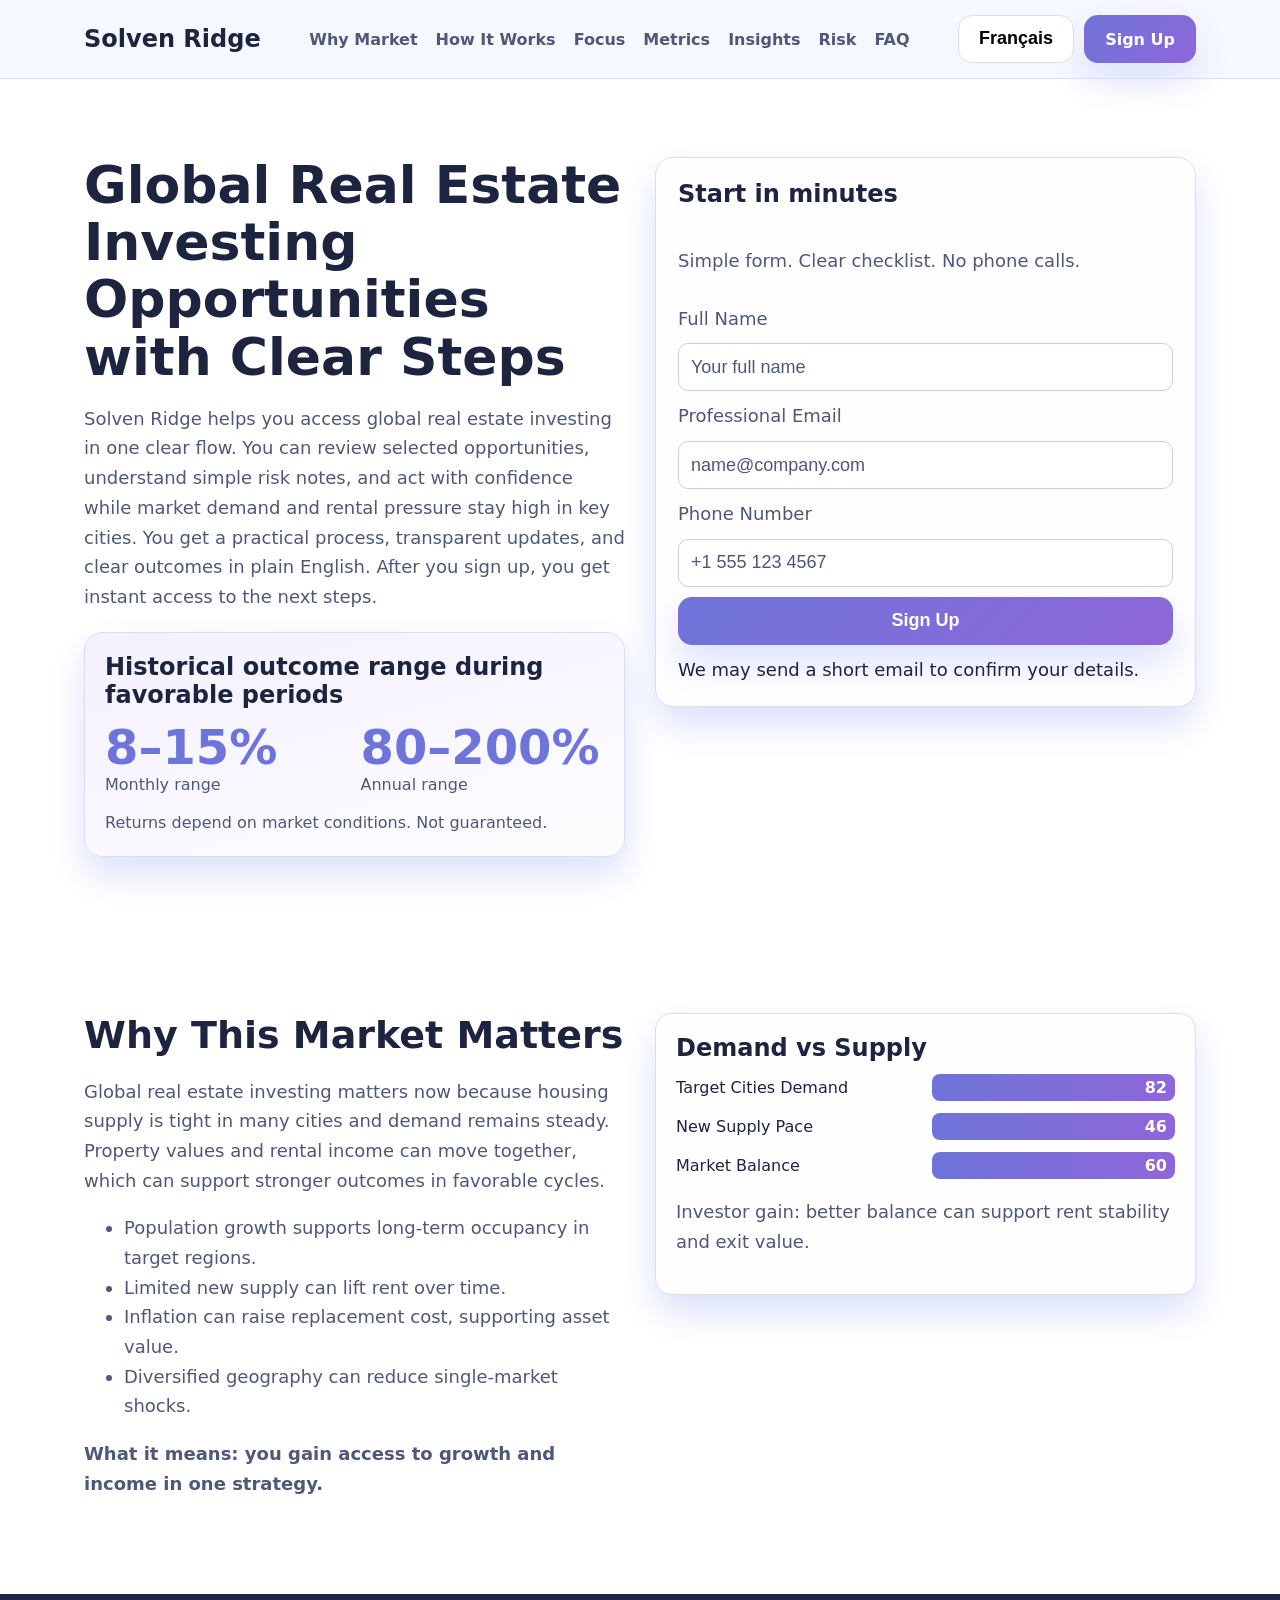
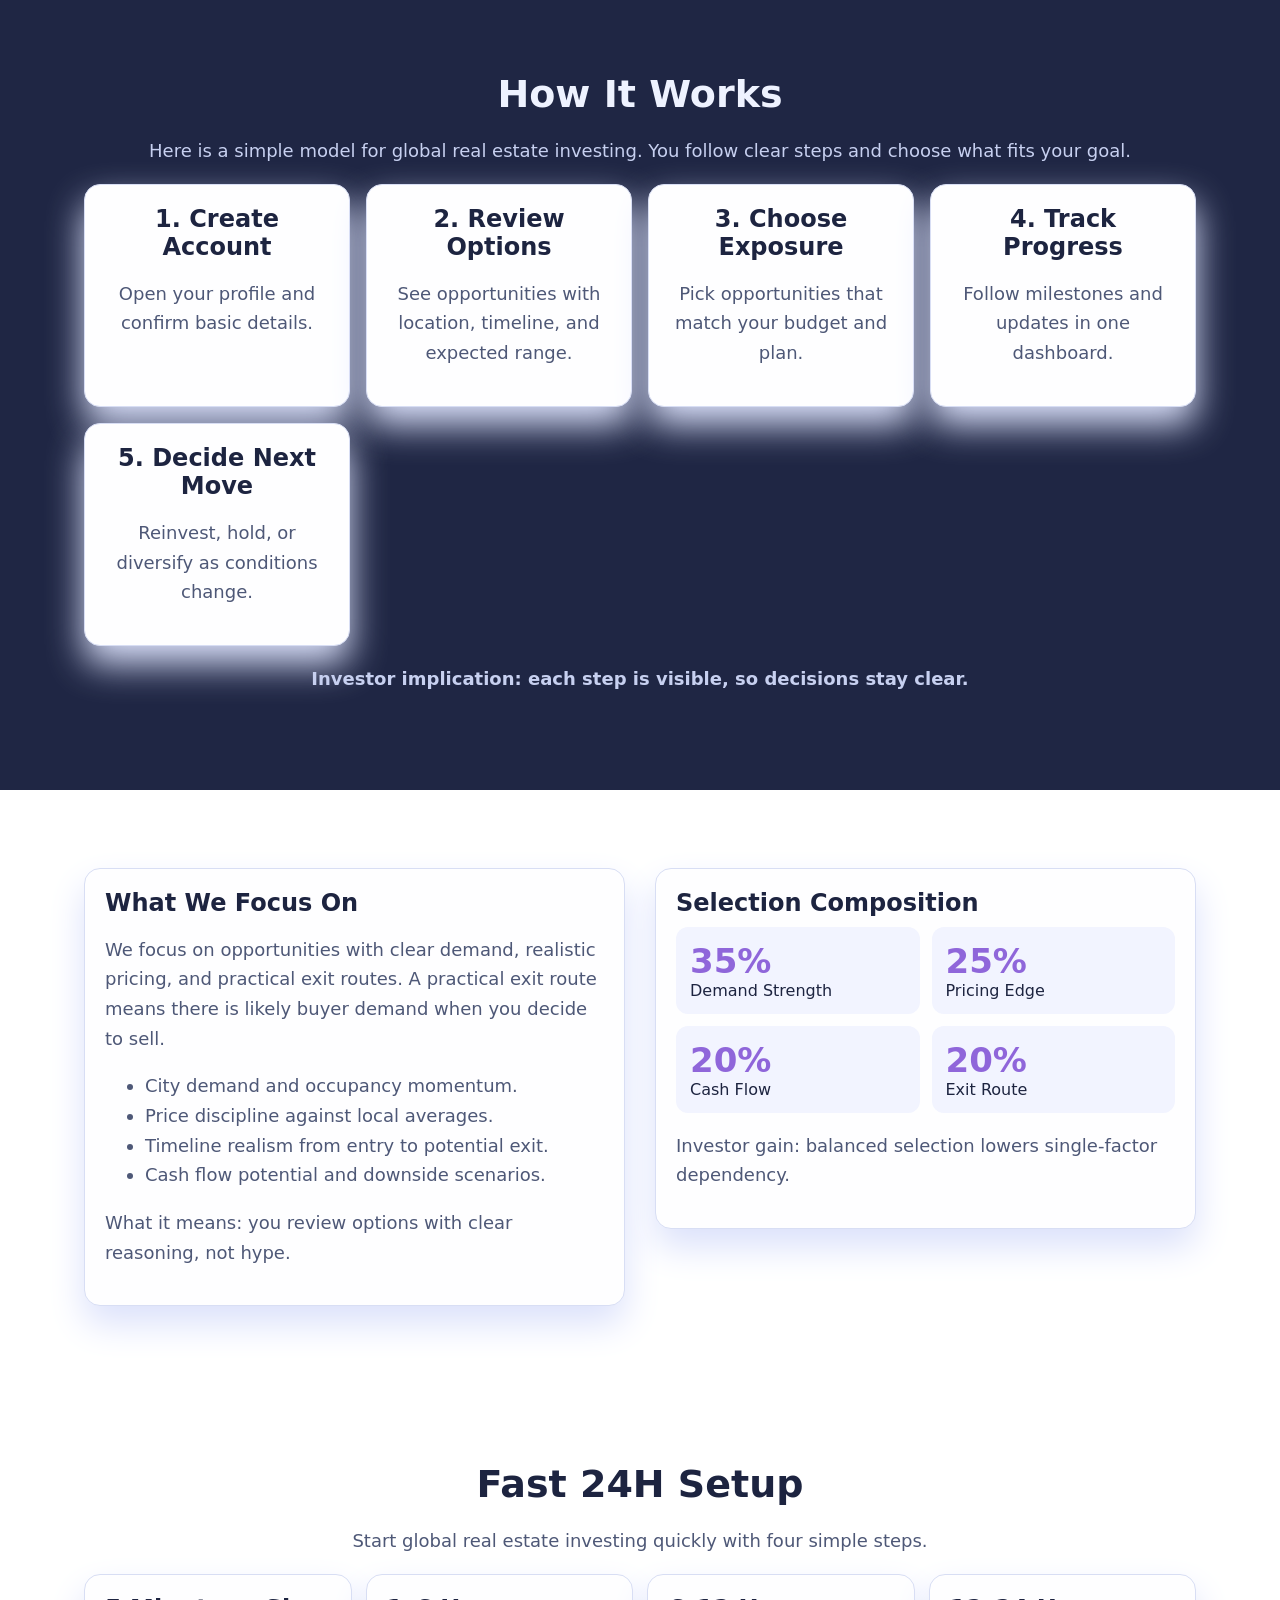
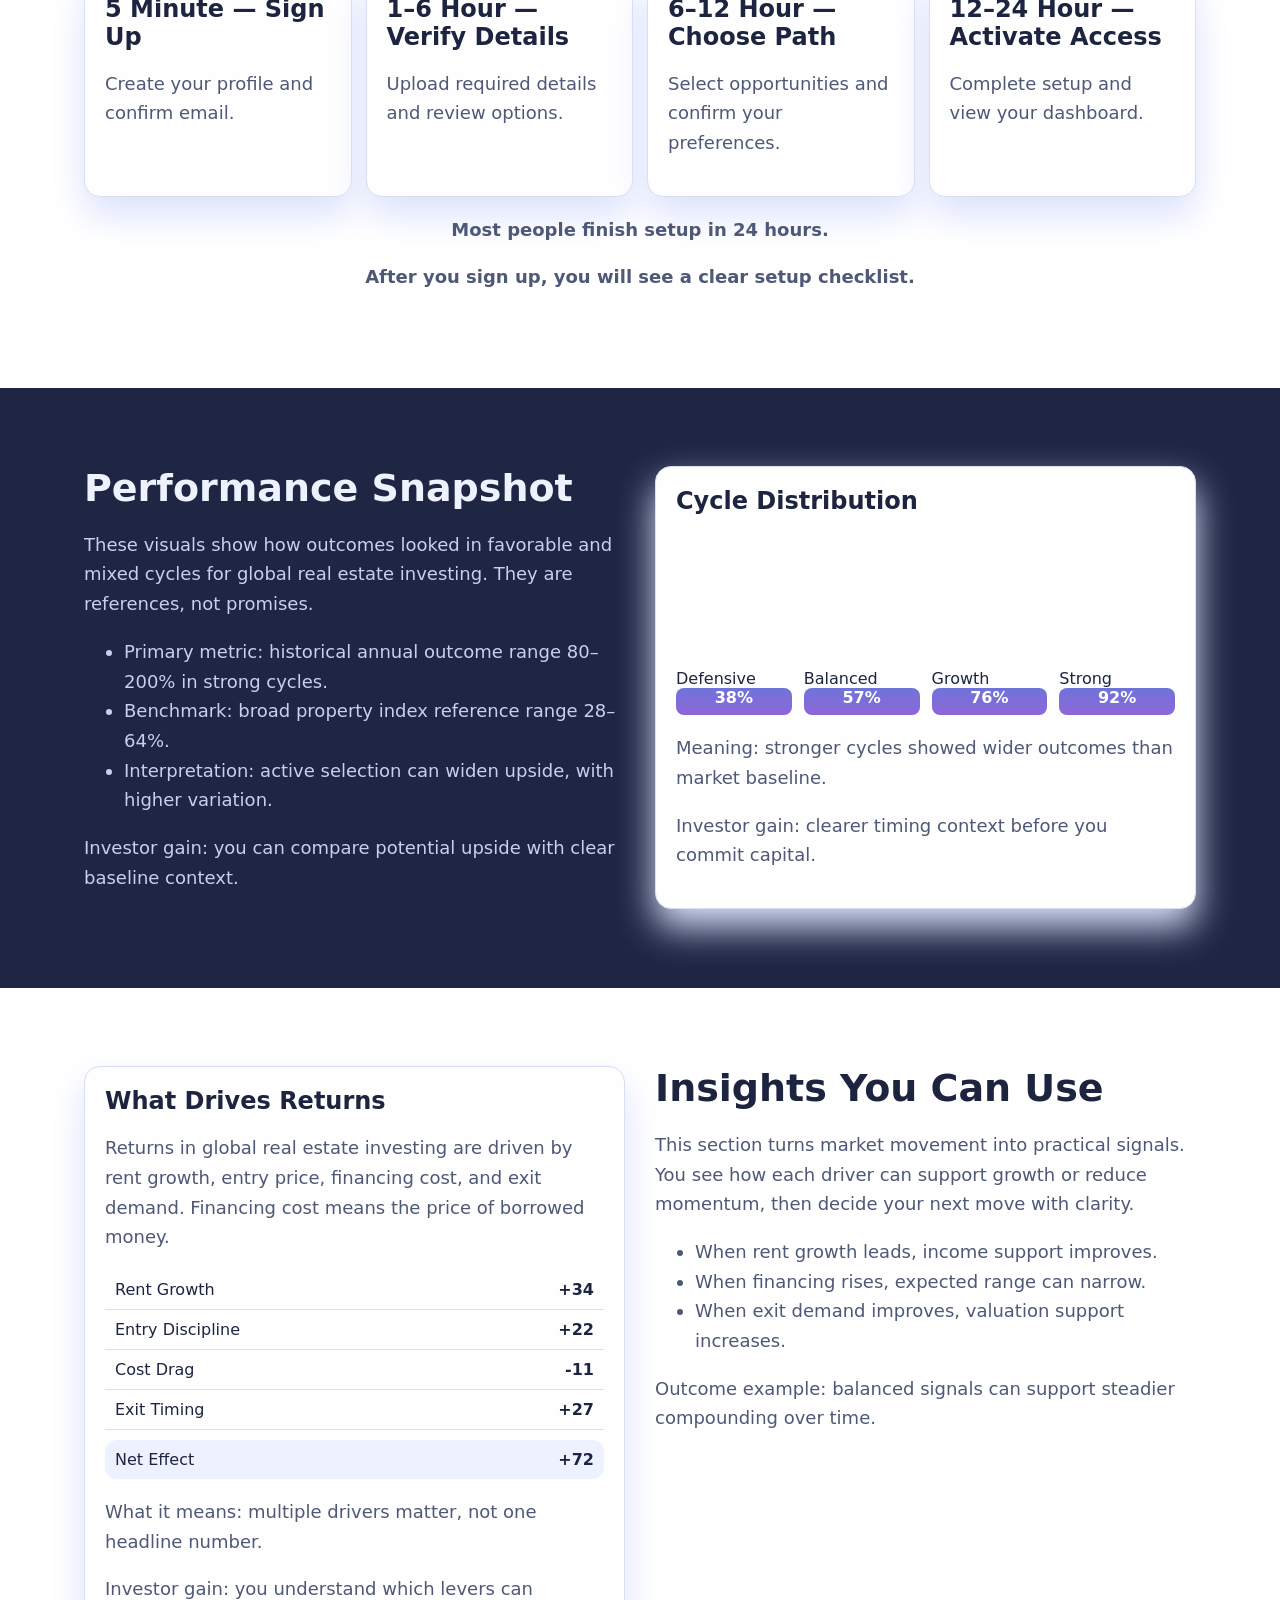
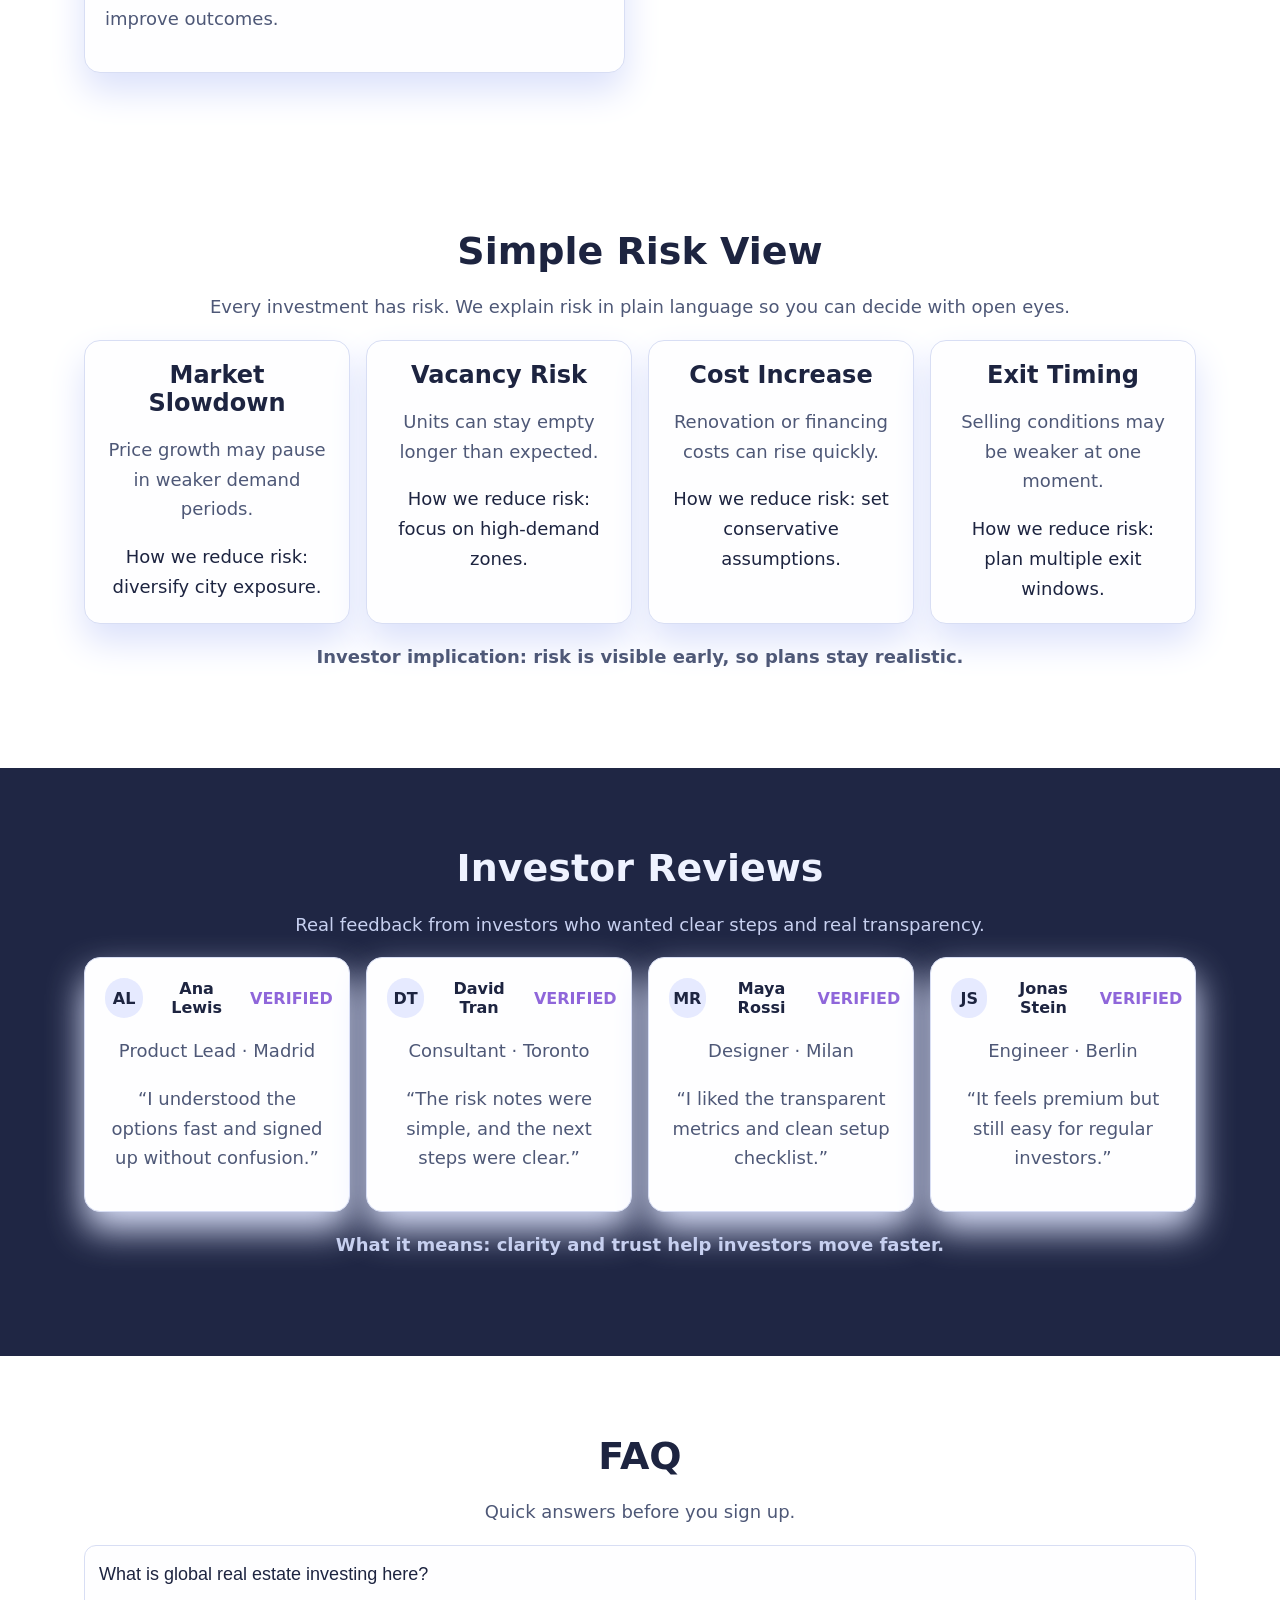
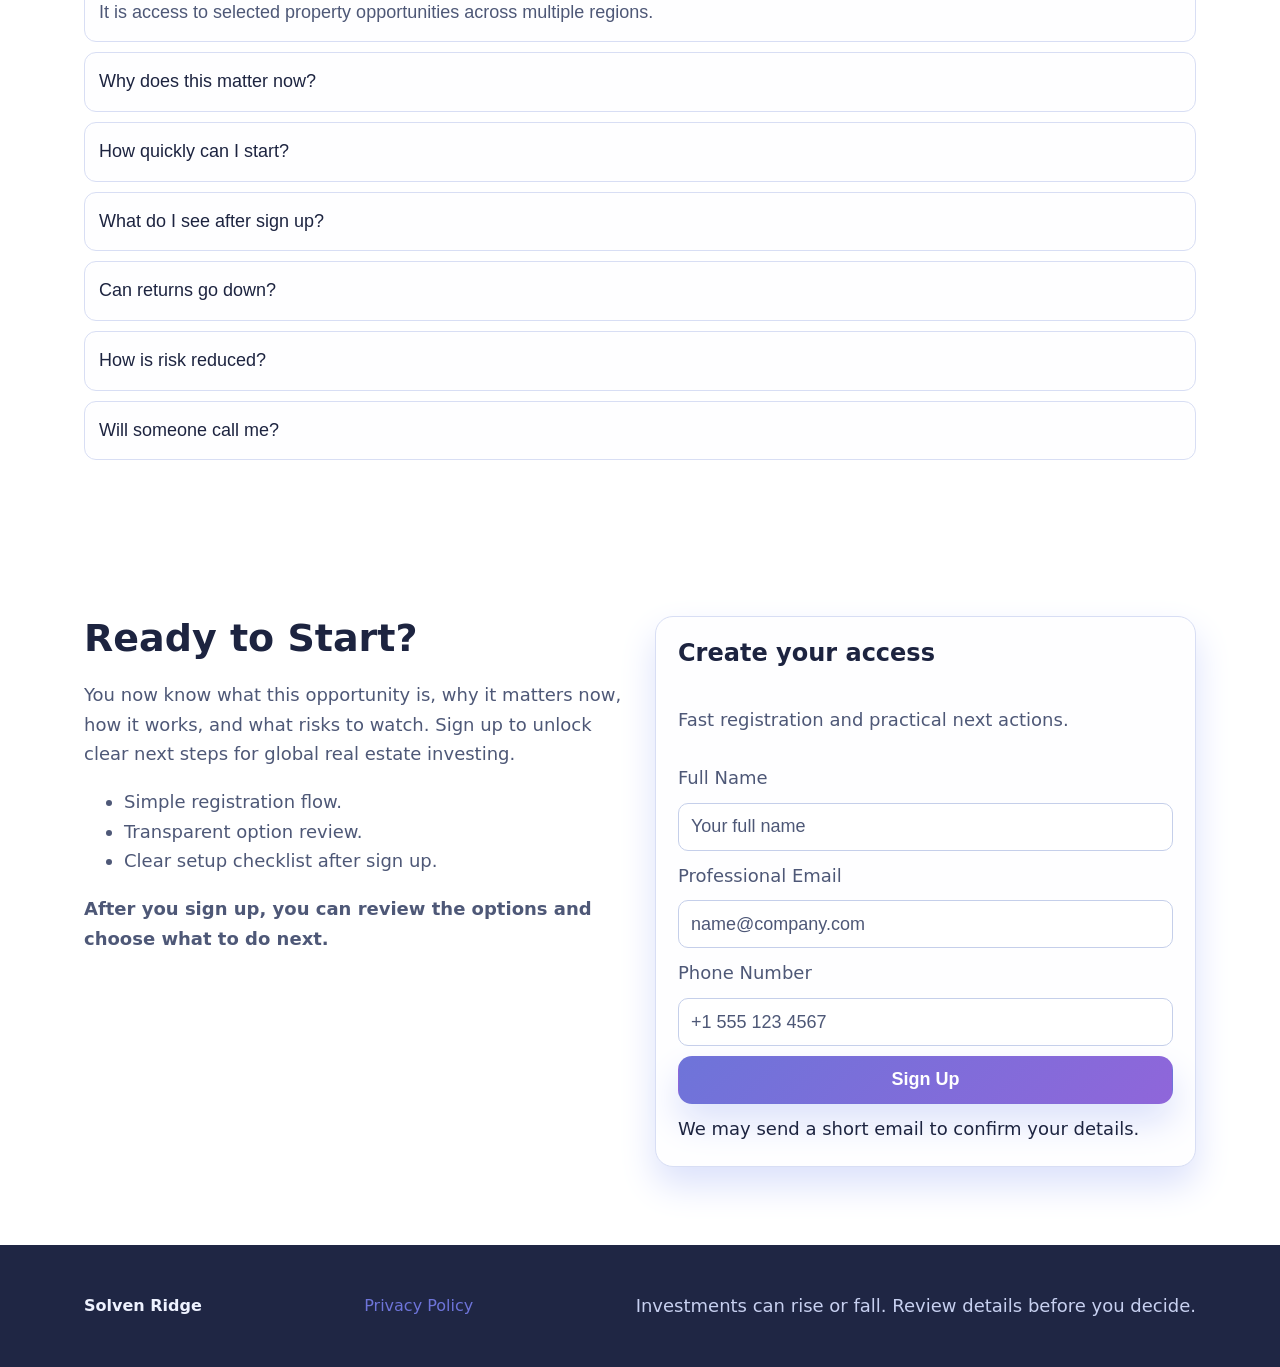
<file: fr/index.html>
<!doctype html>
<html lang="en">
<head>
  <meta charset="UTF-8">
  <meta name="viewport" content="width=device-width, initial-scale=1.0">
  <title>Solven Ridge FR | Real Estate Investing Platform</title>
  <meta name="description" content="Learn how global real estate investing works and sign up in minutes with clear guidance.">
  <link rel="canonical" href="https://solvenridge.com/fr/index.html">
  <meta property="og:title" content="Solven Ridge FR | Real Estate Investing Platform">
  <meta property="og:description" content="Learn how global real estate investing works and sign up in minutes with clear guidance.">
  <meta property="og:type" content="website">
  <meta property="og:url" content="https://solvenridge.com/index.html">
  <meta name="twitter:card" content="summary_large_image">
  <meta name="twitter:title" content="Solven Ridge FR | Real Estate Investing Platform">
  <meta name="twitter:description" content="Learn how global real estate investing works and sign up in minutes with clear guidance.">
  <link rel="alternate" hreflang="en" href="https://solvenridge.com/index.html">
  <link rel="alternate" hreflang="de" href="https://solvenridge.com/de/index.html">
  <link rel="alternate" hreflang="fr" href="https://solvenridge.com/fr/index.html">
  <link rel="alternate" hreflang="es" href="https://solvenridge.com/es/index.html">
  <link rel="alternate" hreflang="it" href="https://solvenridge.com/it/index.html">
  <link rel="alternate" hreflang="tr" href="https://solvenridge.com/tr/index.html">
  <link rel="alternate" hreflang="pt" href="https://solvenridge.com/pt/index.html">
  <link rel="alternate" hreflang="ja" href="https://solvenridge.com/jp/index.html">
  <link rel="alternate" hreflang="sk" href="https://solvenridge.com/sk/index.html">
  <link rel="alternate" hreflang="nl-BE" href="https://solvenridge.com/be/index.html">
  <link rel="alternate" hreflang="x-default" href="https://solvenridge.com/index.html">
  <link rel="stylesheet" href="../assets/style.css">
</head>
<body>
<header class="site-header" id="top">
  <div class="container header-wrap">
    <a class="brand" href="#top">Solven Ridge</a>
    <nav class="main-nav" aria-label="Primary">
      <a href="#why">Why Market</a><a href="#model">How It Works</a><a href="#focus">Focus</a><a href="#metrics">Metrics</a><a href="#insights">Insights</a><a href="#risk">Risk</a><a href="#faq">FAQ</a>
    </nav>
    <div class="header-actions">
      <div class="lang-menu" data-dropdown>
        <button class="lang-pill" aria-expanded="false" aria-controls="lang-list">Français</button>
        <div class="lang-list" id="lang-list"><a href="../index.html"><svg class="flag-svg" aria-hidden="true" viewBox="0 0 24 16"><rect width="24" height="16" fill="#e9edf8"></rect><text x="12" y="11" text-anchor="middle" font-size="8" fill="#1d2440">GB</text></svg>English</a>
<a href="../de/index.html"><svg class="flag-svg" aria-hidden="true" viewBox="0 0 24 16"><rect width="24" height="16" fill="#e9edf8"></rect><text x="12" y="11" text-anchor="middle" font-size="8" fill="#1d2440">DE</text></svg>Deutsch</a>
<a href="../fr/index.html"><svg class="flag-svg" aria-hidden="true" viewBox="0 0 24 16"><rect width="24" height="16" fill="#e9edf8"></rect><text x="12" y="11" text-anchor="middle" font-size="8" fill="#1d2440">FR</text></svg>Français</a>
<a href="../es/index.html"><svg class="flag-svg" aria-hidden="true" viewBox="0 0 24 16"><rect width="24" height="16" fill="#e9edf8"></rect><text x="12" y="11" text-anchor="middle" font-size="8" fill="#1d2440">ES</text></svg>Español</a>
<a href="../it/index.html"><svg class="flag-svg" aria-hidden="true" viewBox="0 0 24 16"><rect width="24" height="16" fill="#e9edf8"></rect><text x="12" y="11" text-anchor="middle" font-size="8" fill="#1d2440">IT</text></svg>Italiano</a>
<a href="../tr/index.html"><svg class="flag-svg" aria-hidden="true" viewBox="0 0 24 16"><rect width="24" height="16" fill="#e9edf8"></rect><text x="12" y="11" text-anchor="middle" font-size="8" fill="#1d2440">TR</text></svg>Türkçe</a>
<a href="../pt/index.html"><svg class="flag-svg" aria-hidden="true" viewBox="0 0 24 16"><rect width="24" height="16" fill="#e9edf8"></rect><text x="12" y="11" text-anchor="middle" font-size="8" fill="#1d2440">PT</text></svg>Português</a>
<a href="../jp/index.html"><svg class="flag-svg" aria-hidden="true" viewBox="0 0 24 16"><rect width="24" height="16" fill="#e9edf8"></rect><text x="12" y="11" text-anchor="middle" font-size="8" fill="#1d2440">JP</text></svg>日本語</a>
<a href="../sk/index.html"><svg class="flag-svg" aria-hidden="true" viewBox="0 0 24 16"><rect width="24" height="16" fill="#e9edf8"></rect><text x="12" y="11" text-anchor="middle" font-size="8" fill="#1d2440">SK</text></svg>Slovak</a>
<a href="../be/index.html"><svg class="flag-svg" aria-hidden="true" viewBox="0 0 24 16"><rect width="24" height="16" fill="#e9edf8"></rect><text x="12" y="11" text-anchor="middle" font-size="8" fill="#1d2440">BE</text></svg>Nederlands (BE)</a></div>
      </div>
      <a class="btn btn-primary" href="#signup-final">Sign Up</a>
      <button class="burger" aria-label="Open menu" aria-expanded="false" aria-controls="mobile-drawer"><span></span><span></span><span></span></button>
    </div>
  </div>
</header>
<div class="mobile-overlay" data-close-drawer></div>
<aside id="mobile-drawer" class="mobile-drawer" aria-hidden="true">
  <button class="drawer-close" aria-label="Close menu">✕</button>
  <nav class="drawer-nav" aria-label="Mobile navigation">
      <a href="#why">Why Market</a><a href="#model">How It Works</a><a href="#focus">Focus</a><a href="#metrics">Metrics</a><a href="#insights">Insights</a><a href="#risk">Risk</a><a href="#faq">FAQ</a>
  </nav>
  <div class="drawer-lang"><a href="../index.html">English</a>
<a href="../de/index.html">Deutsch</a>
<a href="../fr/index.html">Français</a>
<a href="../es/index.html">Español</a>
<a href="../it/index.html">Italiano</a>
<a href="../tr/index.html">Türkçe</a>
<a href="../pt/index.html">Português</a>
<a href="../jp/index.html">日本語</a>
<a href="../sk/index.html">Slovak</a>
<a href="../be/index.html">Nederlands (BE)</a></div>
  <a class="btn btn-primary" href="#signup-final">Sign Up</a>
</aside>
<main>
<section class="section light hero" id="hero"><div class="container hero-grid">
<div>
<h1>Global Real Estate Investing Opportunities with Clear Steps</h1>
<p>Solven Ridge helps you access global real estate investing in one clear flow. You can review selected opportunities, understand simple risk notes, and act with confidence while market demand and rental pressure stay high in key cities. You get a practical process, transparent updates, and clear outcomes in plain English. After you sign up, you get instant access to the next steps.</p>
<div class="performance-panel">
  <h3>Historical outcome range during favorable periods</h3>
  <div class="perf-grid"><div><strong>8–15%</strong><span>Monthly range</span></div><div><strong>80–200%</strong><span>Annual range</span></div></div>
  <p class="micro">Returns depend on market conditions. Not guaranteed.</p>
</div>
</div>
<form class="form-card" id="signup-hero"><h3 class="form-title">Start in minutes</h3><p class="form-sub">Simple form. Clear checklist. No phone calls.</p>
<label for="n1">Full Name</label><input id="n1" placeholder="Your full name" required>
<label for="e1">Professional Email</label><input id="e1" type="email" placeholder="name@company.com" required>
<label for="p1">Phone Number</label><input id="p1" type="tel" placeholder="+1 555 123 4567" required>
<button class="btn btn-primary" type="submit">Sign Up</button><small>We may send a short email to confirm your details.</small></form>
</div></section>
<section class="section light" id="why"><div class="container split alt"><div><h2>Why This Market Matters</h2><p>Global real estate investing matters now because housing supply is tight in many cities and demand remains steady. Property values and rental income can move together, which can support stronger outcomes in favorable cycles.</p><ul><li>Population growth supports long-term occupancy in target regions.</li><li>Limited new supply can lift rent over time.</li><li>Inflation can raise replacement cost, supporting asset value.</li><li>Diversified geography can reduce single-market shocks.</li></ul><p class="meaning">What it means: you gain access to growth and income in one strategy.</p></div><div class="card visual-card"><h3>Demand vs Supply</h3><div class="compare-bars"><div><span>Target Cities Demand</span><b style="--w:82%">82</b></div><div><span>New Supply Pace</span><b style="--w:46%">46</b></div><div><span>Market Balance</span><b style="--w:60%">60</b></div></div><p>Investor gain: better balance can support rent stability and exit value.</p></div></div></section>
<section class="section dark" id="model"><div class="container centered"><h2>How It Works</h2><p>Here is a simple model for global real estate investing. You follow clear steps and choose what fits your goal.</p><div class="steps-grid"><article class="card"><h3>1. Create Account</h3><p>Open your profile and confirm basic details.</p></article><article class="card"><h3>2. Review Options</h3><p>See opportunities with location, timeline, and expected range.</p></article><article class="card"><h3>3. Choose Exposure</h3><p>Pick opportunities that match your budget and plan.</p></article><article class="card"><h3>4. Track Progress</h3><p>Follow milestones and updates in one dashboard.</p></article><article class="card"><h3>5. Decide Next Move</h3><p>Reinvest, hold, or diversify as conditions change.</p></article></div><p class="meaning">Investor implication: each step is visible, so decisions stay clear.</p></div></section>
<section class="section light" id="focus"><div class="container split"><div class="card"><h3>What We Focus On</h3><p>We focus on opportunities with clear demand, realistic pricing, and practical exit routes. A practical exit route means there is likely buyer demand when you decide to sell.</p><ul><li>City demand and occupancy momentum.</li><li>Price discipline against local averages.</li><li>Timeline realism from entry to potential exit.</li><li>Cash flow potential and downside scenarios.</li></ul><p>What it means: you review options with clear reasoning, not hype.</p></div><div class="card selection-tiles"><h3>Selection Composition</h3><div class="tile-grid"><div><strong>35%</strong><span>Demand Strength</span></div><div><strong>25%</strong><span>Pricing Edge</span></div><div><strong>20%</strong><span>Cash Flow</span></div><div><strong>20%</strong><span>Exit Route</span></div></div><p>Investor gain: balanced selection lowers single-factor dependency.</p></div></div></section>
<section class="section light" id="process"><div class="container centered"><h2>Fast 24H Setup</h2><p>Start global real estate investing quickly with four simple steps.</p><div class="process-line"><div class="card"><h3>5 Minute — Sign Up</h3><p>Create your profile and confirm email.</p></div><div class="card"><h3>1–6 Hour — Verify Details</h3><p>Upload required details and review options.</p></div><div class="card"><h3>6–12 Hour — Choose Path</h3><p>Select opportunities and confirm your preferences.</p></div><div class="card"><h3>12–24 Hour — Activate Access</h3><p>Complete setup and view your dashboard.</p></div></div><p class="meaning">Most people finish setup in 24 hours.</p><p class="meaning">After you sign up, you will see a clear setup checklist.</p></div></section>
<section class="section dark" id="metrics"><div class="container split alt"><div><h2>Performance Snapshot</h2><p>These visuals show how outcomes looked in favorable and mixed cycles for global real estate investing. They are references, not promises.</p><ul><li>Primary metric: historical annual outcome range 80–200% in strong cycles.</li><li>Benchmark: broad property index reference range 28–64%.</li><li>Interpretation: active selection can widen upside, with higher variation.</li></ul><p>Investor gain: you can compare potential upside with clear baseline context.</p></div><div class="card"><h3>Cycle Distribution</h3><div class="vertical-bars"><div><span>Defensive</span><b style="--h:38%">38%</b></div><div><span>Balanced</span><b style="--h:57%">57%</b></div><div><span>Growth</span><b style="--h:76%">76%</b></div><div><span>Strong</span><b style="--h:92%">92%</b></div></div><p>Meaning: stronger cycles showed wider outcomes than market baseline.</p><p class="muted">Investor gain: clearer timing context before you commit capital.</p></div></div></section>
<section class="section light" id="insights"><div class="container split"><div class="card"><h3>What Drives Returns</h3><p>Returns in global real estate investing are driven by rent growth, entry price, financing cost, and exit demand. Financing cost means the price of borrowed money.</p><div class="waterfall"><div><span>Rent Growth</span><b>+34</b></div><div><span>Entry Discipline</span><b>+22</b></div><div><span>Cost Drag</span><b>-11</b></div><div><span>Exit Timing</span><b>+27</b></div><div class="total"><span>Net Effect</span><b>+72</b></div></div><p>What it means: multiple drivers matter, not one headline number.</p><p class="muted">Investor gain: you understand which levers can improve outcomes.</p></div><div><h2>Insights You Can Use</h2><p>This section turns market movement into practical signals. You see how each driver can support growth or reduce momentum, then decide your next move with clarity.</p><ul><li>When rent growth leads, income support improves.</li><li>When financing rises, expected range can narrow.</li><li>When exit demand improves, valuation support increases.</li></ul><p>Outcome example: balanced signals can support steadier compounding over time.</p></div></div></section>
<section class="section light" id="risk"><div class="container centered"><h2>Simple Risk View</h2><p>Every investment has risk. We explain risk in plain language so you can decide with open eyes.</p><div class="risk-matrix"><div class="card"><h3>Market Slowdown</h3><p>Price growth may pause in weaker demand periods.</p><small>How we reduce risk: diversify city exposure.</small></div><div class="card"><h3>Vacancy Risk</h3><p>Units can stay empty longer than expected.</p><small>How we reduce risk: focus on high-demand zones.</small></div><div class="card"><h3>Cost Increase</h3><p>Renovation or financing costs can rise quickly.</p><small>How we reduce risk: set conservative assumptions.</small></div><div class="card"><h3>Exit Timing</h3><p>Selling conditions may be weaker at one moment.</p><small>How we reduce risk: plan multiple exit windows.</small></div></div><p class="meaning">Investor implication: risk is visible early, so plans stay realistic.</p></div></section>
<section class="section dark" id="reviews"><div class="container centered"><h2>Investor Reviews</h2><p>Real feedback from investors who wanted clear steps and real transparency.</p><div class="review-grid">
<article class="card"><div class="review-head"><span class="avatar">AL</span><strong>Ana Lewis</strong><em>VERIFIED</em></div><p class="muted">Product Lead · Madrid</p><p>“I understood the options fast and signed up without confusion.”</p></article>
<article class="card"><div class="review-head"><span class="avatar">DT</span><strong>David Tran</strong><em>VERIFIED</em></div><p class="muted">Consultant · Toronto</p><p>“The risk notes were simple, and the next steps were clear.”</p></article>
<article class="card"><div class="review-head"><span class="avatar">MR</span><strong>Maya Rossi</strong><em>VERIFIED</em></div><p class="muted">Designer · Milan</p><p>“I liked the transparent metrics and clean setup checklist.”</p></article>
<article class="card"><div class="review-head"><span class="avatar">JS</span><strong>Jonas Stein</strong><em>VERIFIED</em></div><p class="muted">Engineer · Berlin</p><p>“It feels premium but still easy for regular investors.”</p></article>
</div><p class="meaning">What it means: clarity and trust help investors move faster.</p></div></section>
<section class="section light" id="faq"><div class="container centered"><h2>FAQ</h2><p>Quick answers before you sign up.</p><div class="faq-list">
<button class="faq-item" aria-expanded="true"><span>What is global real estate investing here?</span><div>It is access to selected property opportunities across multiple regions.</div></button>
<button class="faq-item" aria-expanded="false"><span>Why does this matter now?</span><div>Demand and supply gaps in key markets create potential growth windows.</div></button>
<button class="faq-item" aria-expanded="false"><span>How quickly can I start?</span><div>Most people finish setup in 24 hours.</div></button>
<button class="faq-item" aria-expanded="false"><span>What do I see after sign up?</span><div>After you sign up, you can review the options and choose what to do next.</div></button>
<button class="faq-item" aria-expanded="false"><span>Can returns go down?</span><div>Yes. Market conditions can reduce outcomes in some periods.</div></button>
<button class="faq-item" aria-expanded="false"><span>How is risk reduced?</span><div>Through diversified selection, price discipline, and clear scenario planning.</div></button>
<button class="faq-item" aria-expanded="false"><span>Will someone call me?</span><div>No phone calls are required; setup is fully online.</div></button>
</div></div></section>
<section class="section light" id="signup-final"><div class="container hero-grid"><div><h2>Ready to Start?</h2><p>You now know what this opportunity is, why it matters now, how it works, and what risks to watch. Sign up to unlock clear next steps for global real estate investing.</p><ul><li>Simple registration flow.</li><li>Transparent option review.</li><li>Clear setup checklist after sign up.</li></ul><p class="meaning">After you sign up, you can review the options and choose what to do next.</p></div>
<form class="form-card" id="signup-final-form"><h3 class="form-title">Create your access</h3><p class="form-sub">Fast registration and practical next actions.</p>
<label for="n2">Full Name</label><input id="n2" placeholder="Your full name" required>
<label for="e2">Professional Email</label><input id="e2" type="email" placeholder="name@company.com" required>
<label for="p2">Phone Number</label><input id="p2" type="tel" placeholder="+1 555 123 4567" required>
<button class="btn btn-primary" type="submit">Sign Up</button><small>We may send a short email to confirm your details.</small></form></div></section>
</main>
<footer class="site-footer section dark"><div class="container footer-wrap"><strong>Solven Ridge</strong><a href="#" data-open-modal>Privacy Policy</a><p>Investments can rise or fall. Review details before you decide.</p></div></footer>
<div class="modal" id="privacy-modal" aria-hidden="true" role="dialog" aria-modal="true" aria-labelledby="privacy-title"><div class="modal-panel"><button class="modal-x" aria-label="Close privacy">✕</button><h3 id="privacy-title">Privacy Policy</h3><div class="modal-content"><h4>Introduction</h4><p>We explain how we handle your data in clear language.</p><h4>Data collection</h4><p>We collect your name, email, phone, and basic usage data.</p><h4>Legal basis</h4><p>We process data to deliver access and meet legal duties.</p><h4>Cookies</h4><p>Cookies help with sign-in, security, and site performance.</p><h4>Retention</h4><p>We keep data only as long as needed for service.</p><h4>Third-party sharing</h4><p>We share data with trusted providers needed to run the platform.</p><h4>Security</h4><p>We use access controls and encryption to protect information.</p><h4>User rights</h4><p>You can request access, correction, deletion, or export of your data.</p><h4>International transfers</h4><p>Your data may be processed in other countries with safeguards.</p><h4>Industry risk disclosure</h4><p>Investment markets can change quickly and outcomes are not guaranteed.</p><h4>Contact</h4><p>Email privacy@solvenridge.com for privacy requests.</p></div><div class="modal-footer"><button class="btn btn-ghost" data-close-modal>Close</button></div></div></div>
<script type="application/ld+json">{"@context":"https://schema.org","@graph":[{"@type":"Organization","name":"Solven Ridge","url":"https://solvenridge.com"},{"@type":"WebSite","name":"Solven Ridge","url":"https://solvenridge.com"},{"@type":"FAQPage","mainEntity":[{"@type":"Question","name":"What is global real estate investing here?","acceptedAnswer":{"@type":"Answer","text":"It is access to selected property opportunities across multiple regions."}},{"@type":"Question","name":"How quickly can I start?","acceptedAnswer":{"@type":"Answer","text":"Most people finish setup in 24 hours."}}]},{"@type":"Review","author":{"@type":"Person","name":"Ana Lewis"},"reviewBody":"I understood the options fast and signed up without confusion.","reviewRating":{"@type":"Rating","ratingValue":"5","bestRating":"5"}}]}</script>
<script src="../assets/app.js" defer></script>
</body></html>
</file>
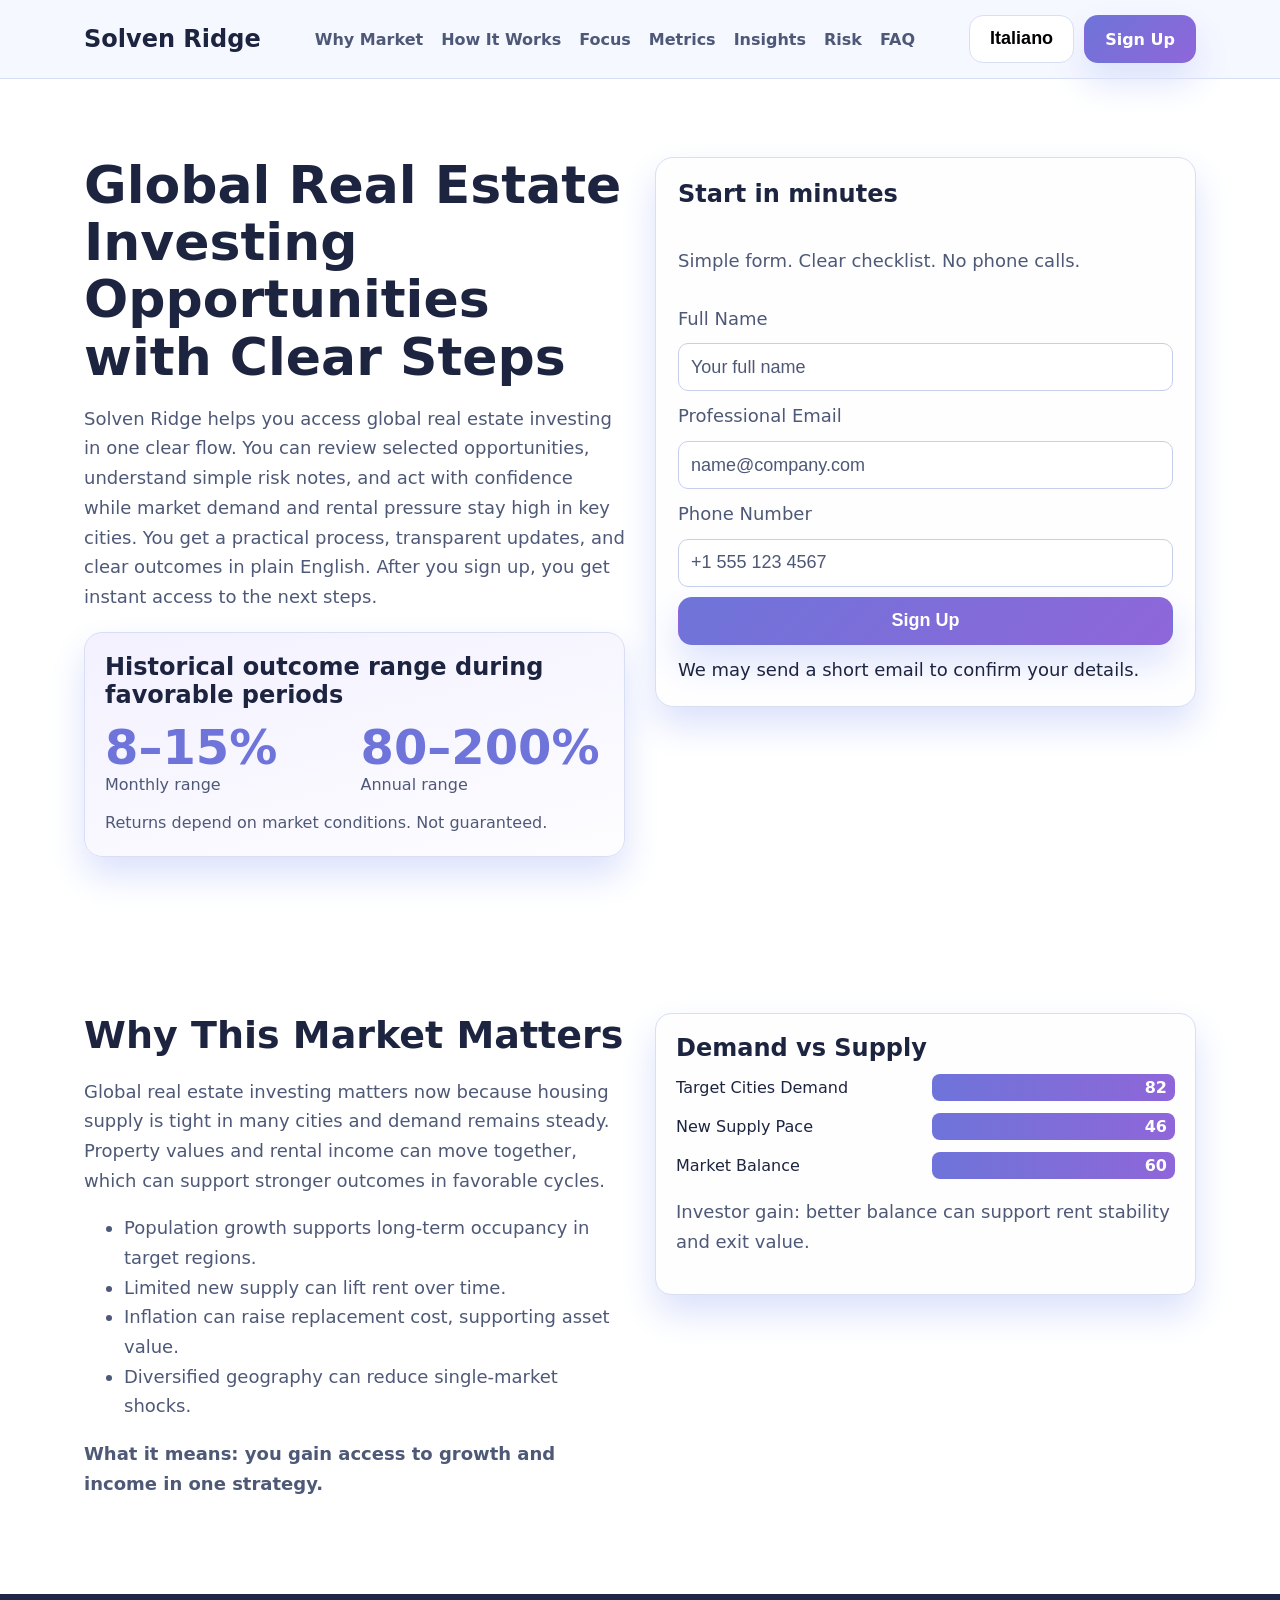
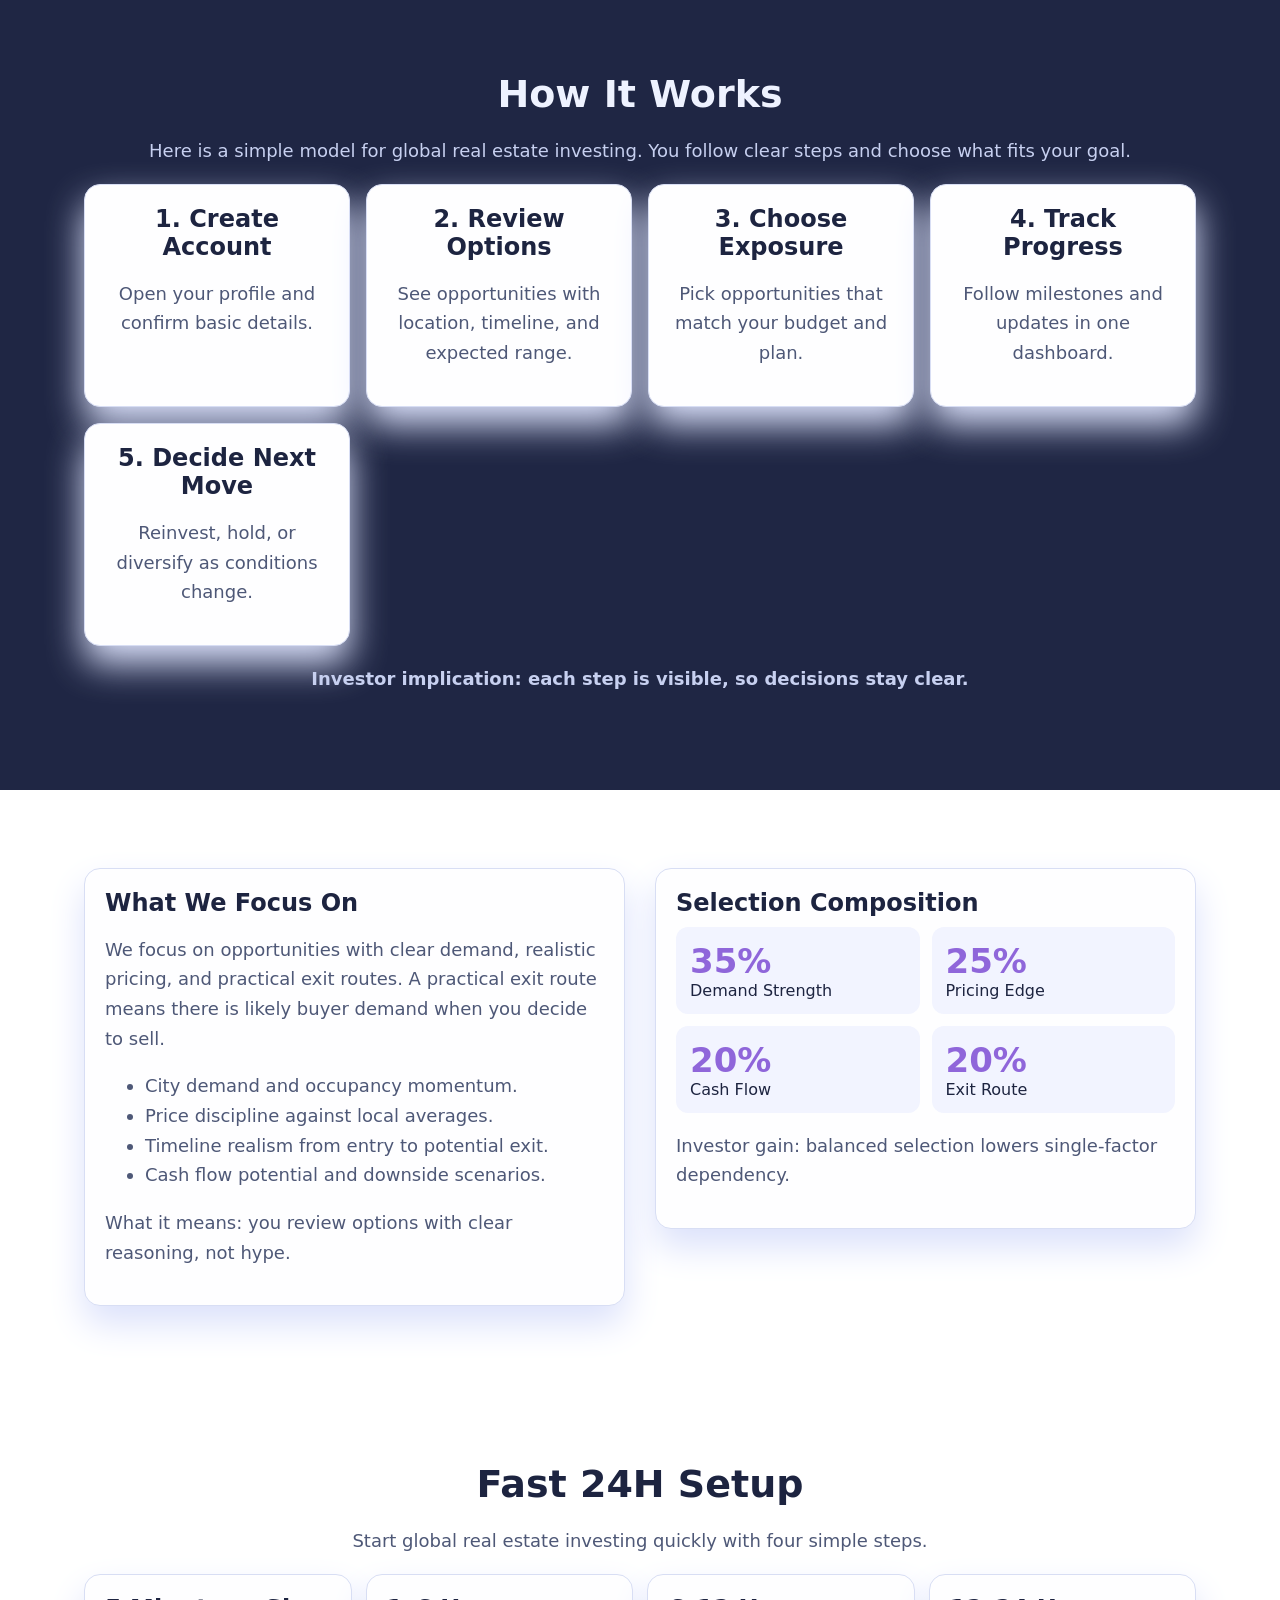
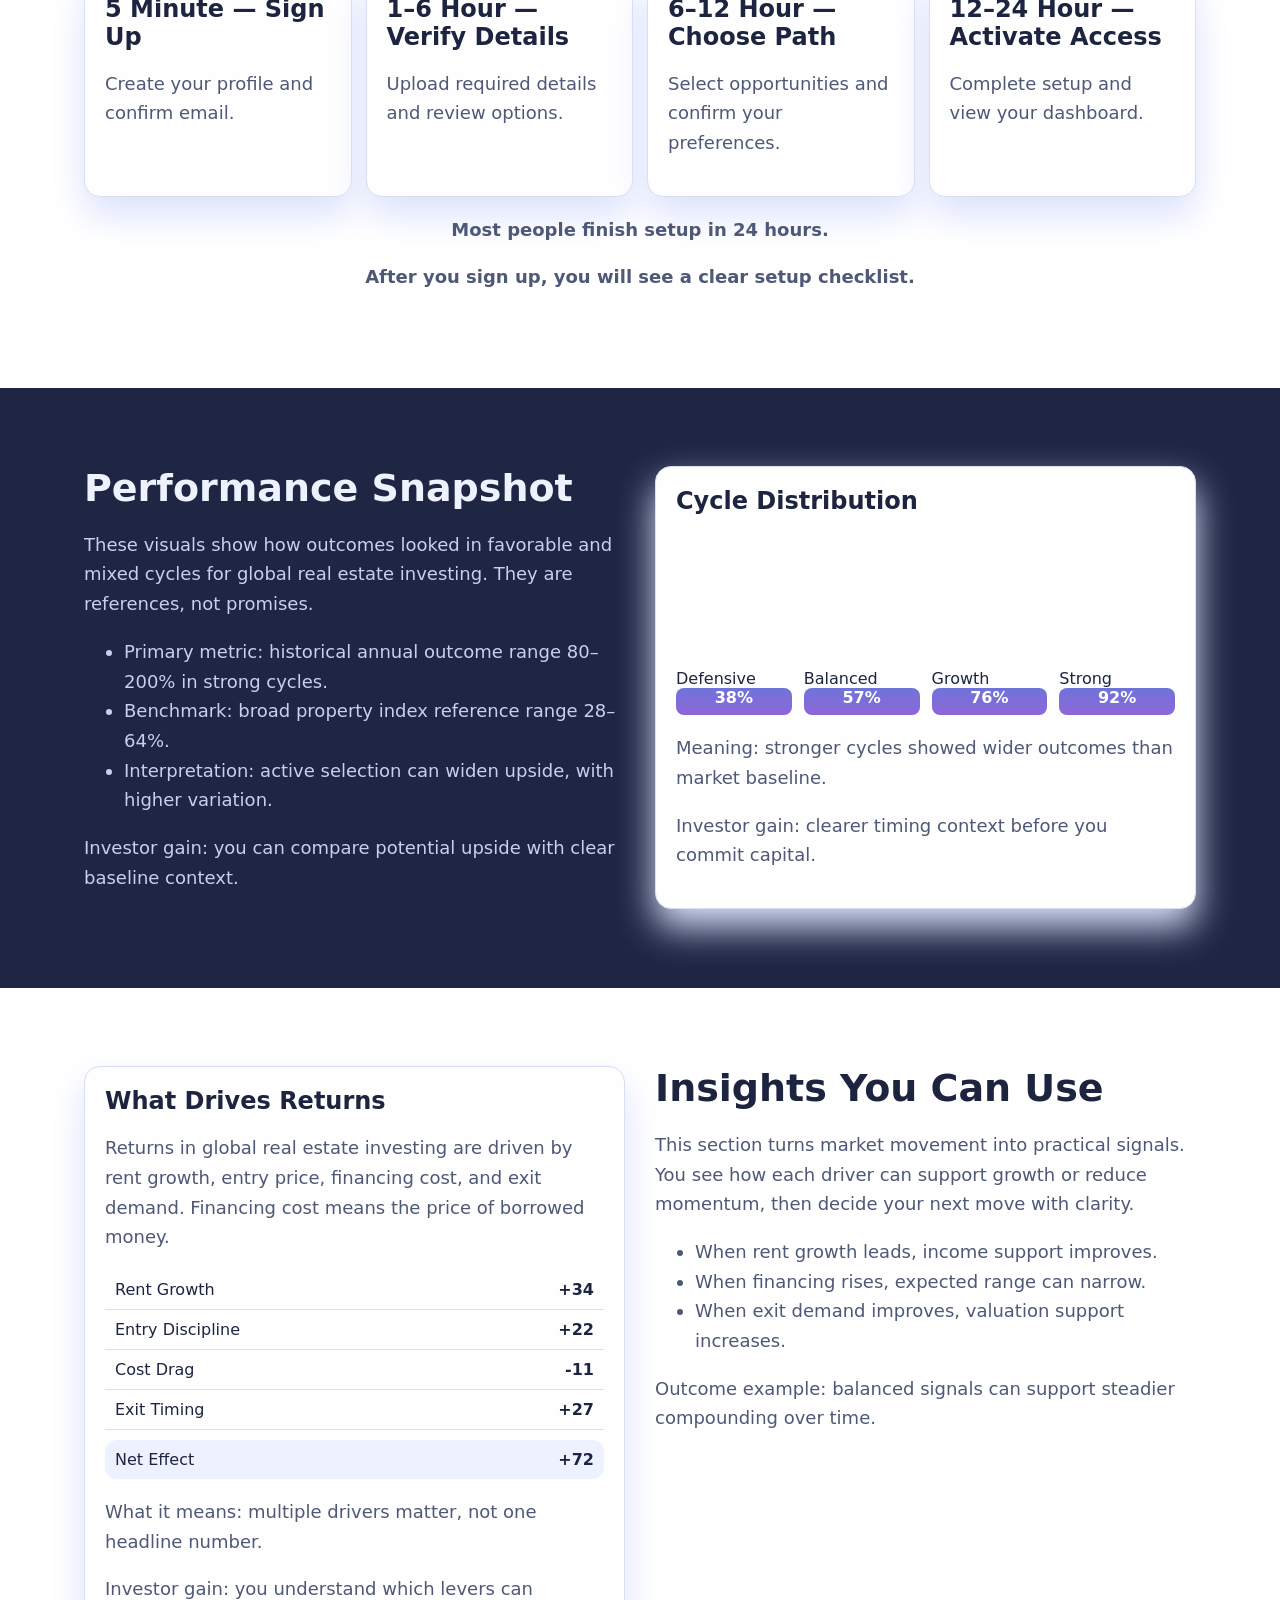
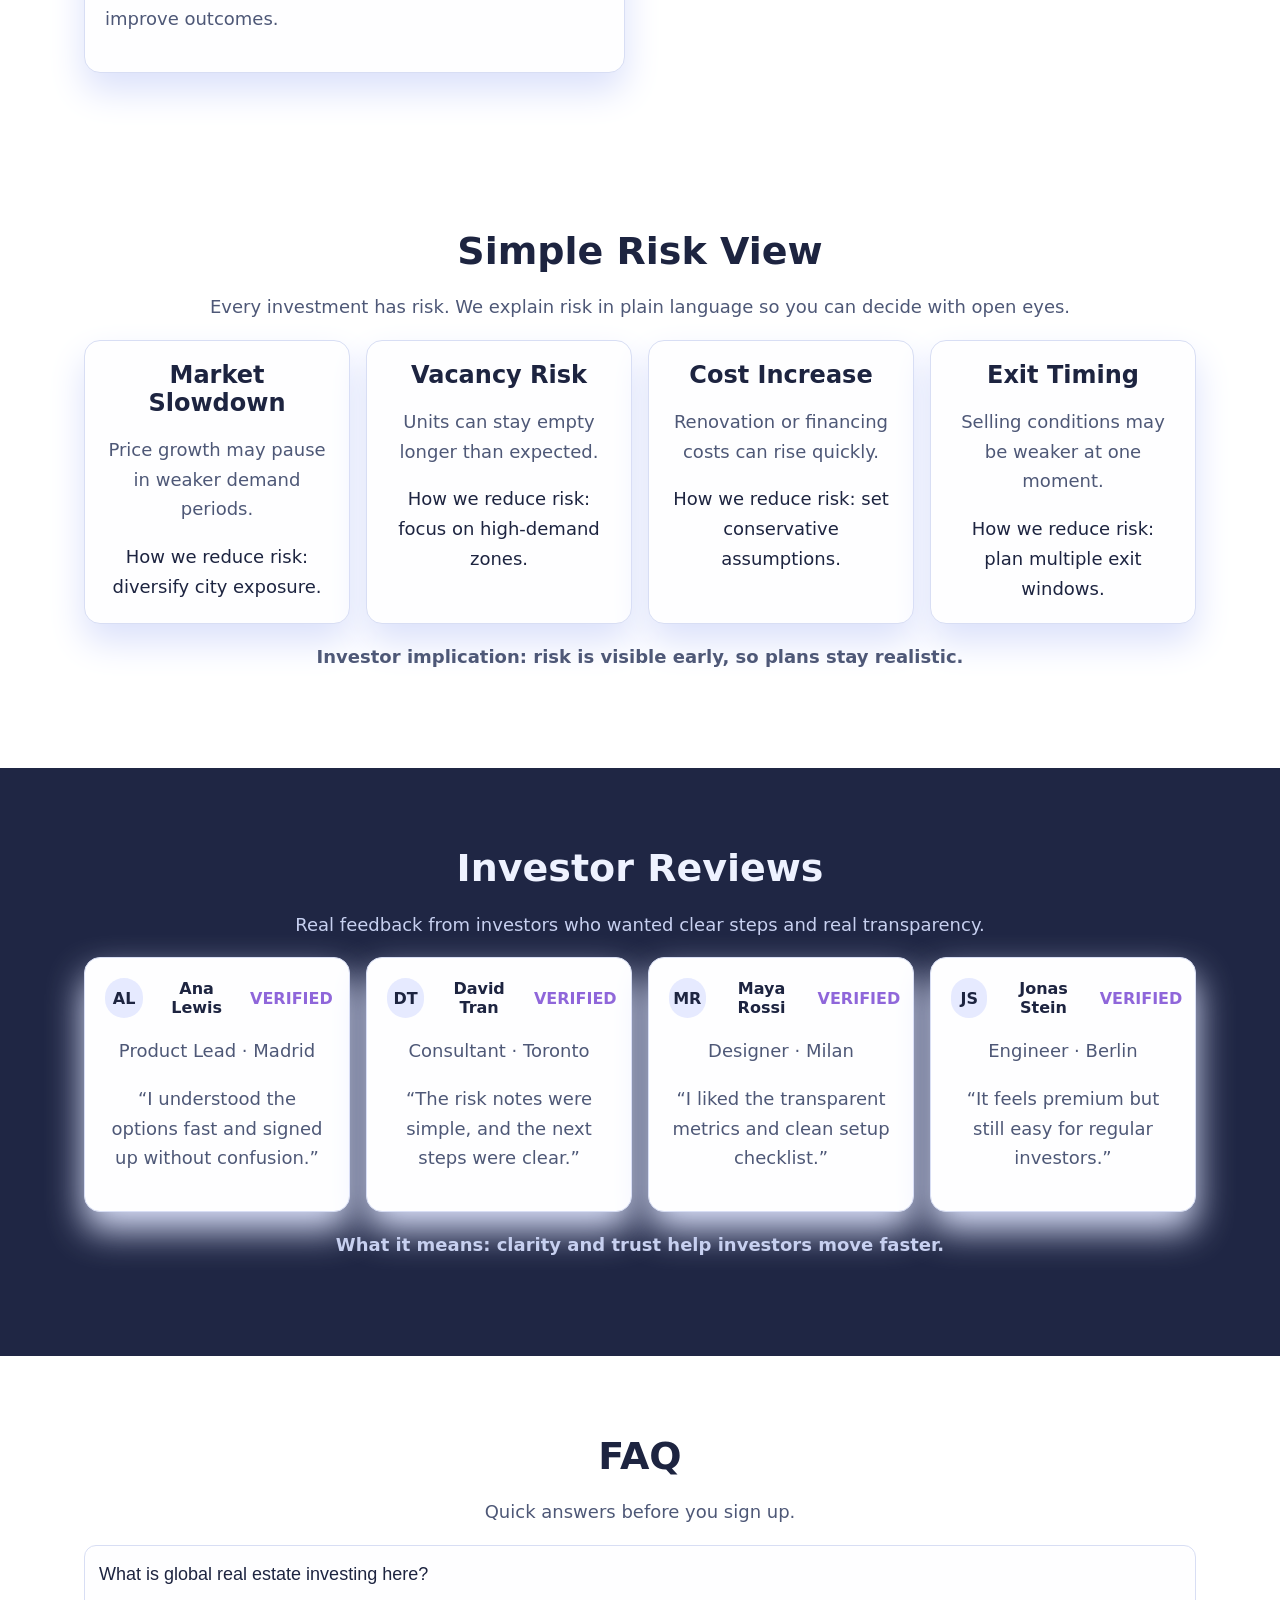
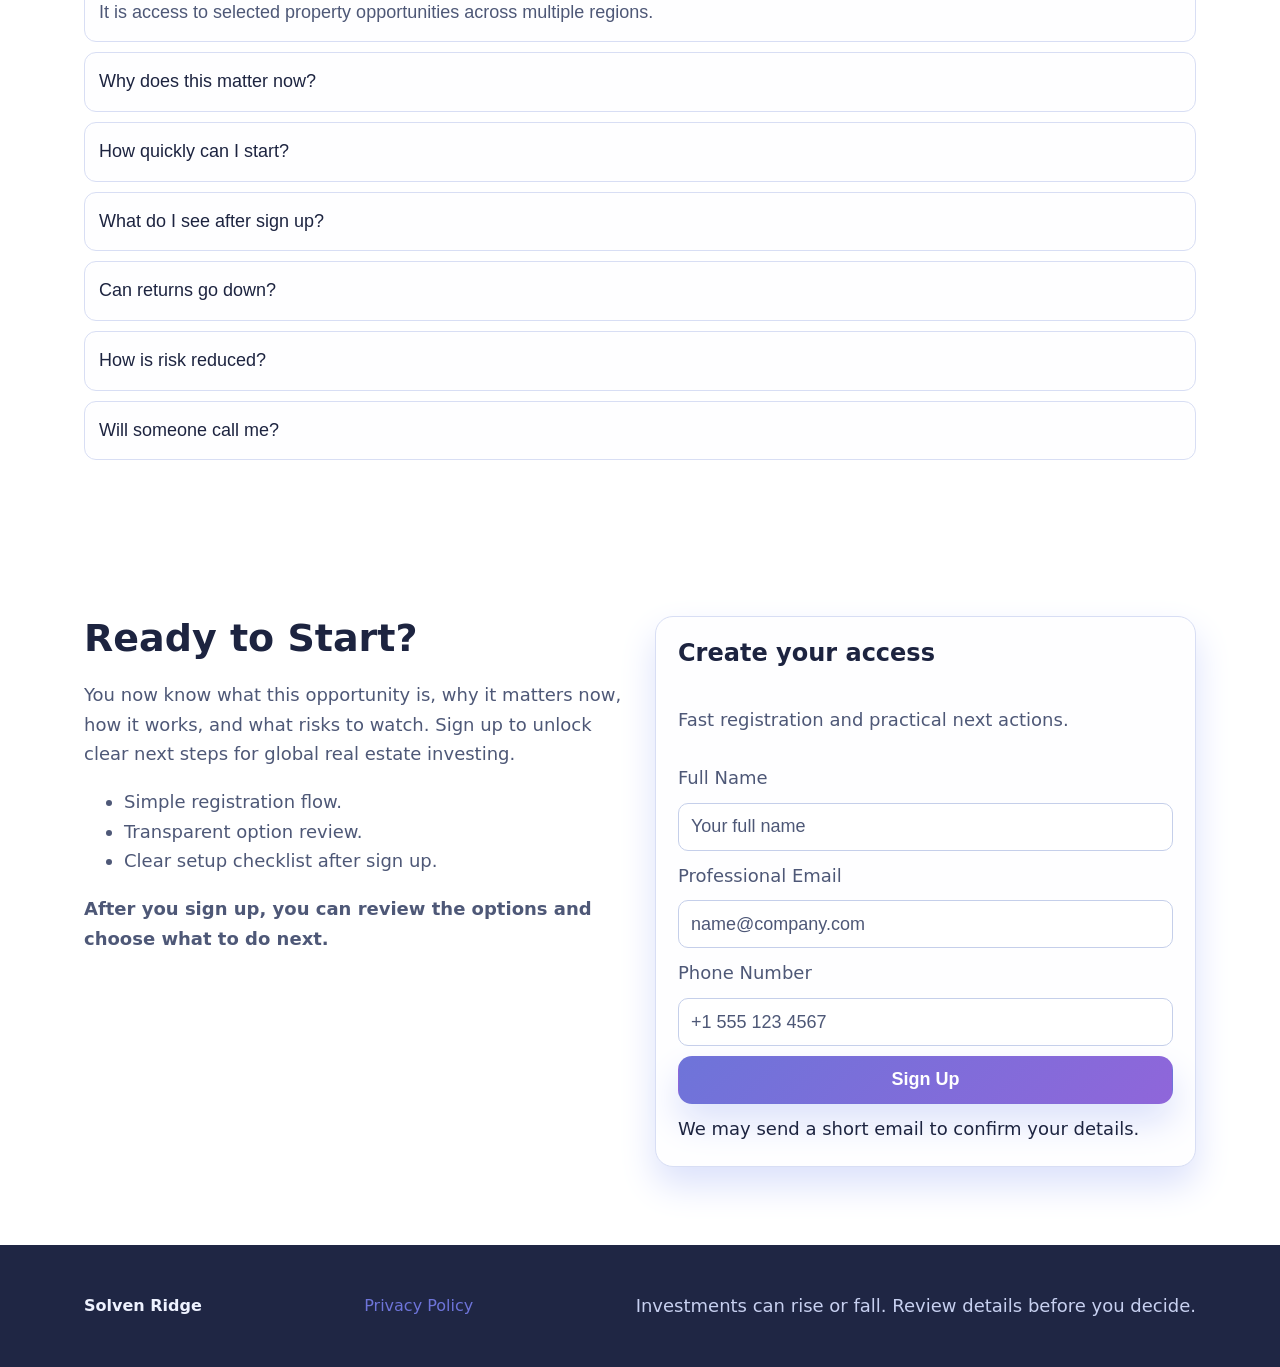
<file: it/index.html>
<!doctype html>
<html lang="en">
<head>
  <meta charset="UTF-8">
  <meta name="viewport" content="width=device-width, initial-scale=1.0">
  <title>Solven Ridge IT | Real Estate Investment Opportunities</title>
  <meta name="description" content="Discover a simple route to global real estate investment opportunities and transparent next steps.">
  <link rel="canonical" href="https://solvenridge.com/it/index.html">
  <meta property="og:title" content="Solven Ridge IT | Real Estate Investment Opportunities">
  <meta property="og:description" content="Discover a simple route to global real estate investment opportunities and transparent next steps.">
  <meta property="og:type" content="website">
  <meta property="og:url" content="https://solvenridge.com/index.html">
  <meta name="twitter:card" content="summary_large_image">
  <meta name="twitter:title" content="Solven Ridge IT | Real Estate Investment Opportunities">
  <meta name="twitter:description" content="Discover a simple route to global real estate investment opportunities and transparent next steps.">
  <link rel="alternate" hreflang="en" href="https://solvenridge.com/index.html">
  <link rel="alternate" hreflang="de" href="https://solvenridge.com/de/index.html">
  <link rel="alternate" hreflang="fr" href="https://solvenridge.com/fr/index.html">
  <link rel="alternate" hreflang="es" href="https://solvenridge.com/es/index.html">
  <link rel="alternate" hreflang="it" href="https://solvenridge.com/it/index.html">
  <link rel="alternate" hreflang="tr" href="https://solvenridge.com/tr/index.html">
  <link rel="alternate" hreflang="pt" href="https://solvenridge.com/pt/index.html">
  <link rel="alternate" hreflang="ja" href="https://solvenridge.com/jp/index.html">
  <link rel="alternate" hreflang="sk" href="https://solvenridge.com/sk/index.html">
  <link rel="alternate" hreflang="nl-BE" href="https://solvenridge.com/be/index.html">
  <link rel="alternate" hreflang="x-default" href="https://solvenridge.com/index.html">
  <link rel="stylesheet" href="../assets/style.css">
</head>
<body>
<header class="site-header" id="top">
  <div class="container header-wrap">
    <a class="brand" href="#top">Solven Ridge</a>
    <nav class="main-nav" aria-label="Primary">
      <a href="#why">Why Market</a><a href="#model">How It Works</a><a href="#focus">Focus</a><a href="#metrics">Metrics</a><a href="#insights">Insights</a><a href="#risk">Risk</a><a href="#faq">FAQ</a>
    </nav>
    <div class="header-actions">
      <div class="lang-menu" data-dropdown>
        <button class="lang-pill" aria-expanded="false" aria-controls="lang-list">Italiano</button>
        <div class="lang-list" id="lang-list"><a href="../index.html"><svg class="flag-svg" aria-hidden="true" viewBox="0 0 24 16"><rect width="24" height="16" fill="#e9edf8"></rect><text x="12" y="11" text-anchor="middle" font-size="8" fill="#1d2440">GB</text></svg>English</a>
<a href="../de/index.html"><svg class="flag-svg" aria-hidden="true" viewBox="0 0 24 16"><rect width="24" height="16" fill="#e9edf8"></rect><text x="12" y="11" text-anchor="middle" font-size="8" fill="#1d2440">DE</text></svg>Deutsch</a>
<a href="../fr/index.html"><svg class="flag-svg" aria-hidden="true" viewBox="0 0 24 16"><rect width="24" height="16" fill="#e9edf8"></rect><text x="12" y="11" text-anchor="middle" font-size="8" fill="#1d2440">FR</text></svg>Français</a>
<a href="../es/index.html"><svg class="flag-svg" aria-hidden="true" viewBox="0 0 24 16"><rect width="24" height="16" fill="#e9edf8"></rect><text x="12" y="11" text-anchor="middle" font-size="8" fill="#1d2440">ES</text></svg>Español</a>
<a href="../it/index.html"><svg class="flag-svg" aria-hidden="true" viewBox="0 0 24 16"><rect width="24" height="16" fill="#e9edf8"></rect><text x="12" y="11" text-anchor="middle" font-size="8" fill="#1d2440">IT</text></svg>Italiano</a>
<a href="../tr/index.html"><svg class="flag-svg" aria-hidden="true" viewBox="0 0 24 16"><rect width="24" height="16" fill="#e9edf8"></rect><text x="12" y="11" text-anchor="middle" font-size="8" fill="#1d2440">TR</text></svg>Türkçe</a>
<a href="../pt/index.html"><svg class="flag-svg" aria-hidden="true" viewBox="0 0 24 16"><rect width="24" height="16" fill="#e9edf8"></rect><text x="12" y="11" text-anchor="middle" font-size="8" fill="#1d2440">PT</text></svg>Português</a>
<a href="../jp/index.html"><svg class="flag-svg" aria-hidden="true" viewBox="0 0 24 16"><rect width="24" height="16" fill="#e9edf8"></rect><text x="12" y="11" text-anchor="middle" font-size="8" fill="#1d2440">JP</text></svg>日本語</a>
<a href="../sk/index.html"><svg class="flag-svg" aria-hidden="true" viewBox="0 0 24 16"><rect width="24" height="16" fill="#e9edf8"></rect><text x="12" y="11" text-anchor="middle" font-size="8" fill="#1d2440">SK</text></svg>Slovak</a>
<a href="../be/index.html"><svg class="flag-svg" aria-hidden="true" viewBox="0 0 24 16"><rect width="24" height="16" fill="#e9edf8"></rect><text x="12" y="11" text-anchor="middle" font-size="8" fill="#1d2440">BE</text></svg>Nederlands (BE)</a></div>
      </div>
      <a class="btn btn-primary" href="#signup-final">Sign Up</a>
      <button class="burger" aria-label="Open menu" aria-expanded="false" aria-controls="mobile-drawer"><span></span><span></span><span></span></button>
    </div>
  </div>
</header>
<div class="mobile-overlay" data-close-drawer></div>
<aside id="mobile-drawer" class="mobile-drawer" aria-hidden="true">
  <button class="drawer-close" aria-label="Close menu">✕</button>
  <nav class="drawer-nav" aria-label="Mobile navigation">
      <a href="#why">Why Market</a><a href="#model">How It Works</a><a href="#focus">Focus</a><a href="#metrics">Metrics</a><a href="#insights">Insights</a><a href="#risk">Risk</a><a href="#faq">FAQ</a>
  </nav>
  <div class="drawer-lang"><a href="../index.html">English</a>
<a href="../de/index.html">Deutsch</a>
<a href="../fr/index.html">Français</a>
<a href="../es/index.html">Español</a>
<a href="../it/index.html">Italiano</a>
<a href="../tr/index.html">Türkçe</a>
<a href="../pt/index.html">Português</a>
<a href="../jp/index.html">日本語</a>
<a href="../sk/index.html">Slovak</a>
<a href="../be/index.html">Nederlands (BE)</a></div>
  <a class="btn btn-primary" href="#signup-final">Sign Up</a>
</aside>
<main>
<section class="section light hero" id="hero"><div class="container hero-grid">
<div>
<h1>Global Real Estate Investing Opportunities with Clear Steps</h1>
<p>Solven Ridge helps you access global real estate investing in one clear flow. You can review selected opportunities, understand simple risk notes, and act with confidence while market demand and rental pressure stay high in key cities. You get a practical process, transparent updates, and clear outcomes in plain English. After you sign up, you get instant access to the next steps.</p>
<div class="performance-panel">
  <h3>Historical outcome range during favorable periods</h3>
  <div class="perf-grid"><div><strong>8–15%</strong><span>Monthly range</span></div><div><strong>80–200%</strong><span>Annual range</span></div></div>
  <p class="micro">Returns depend on market conditions. Not guaranteed.</p>
</div>
</div>
<form class="form-card" id="signup-hero"><h3 class="form-title">Start in minutes</h3><p class="form-sub">Simple form. Clear checklist. No phone calls.</p>
<label for="n1">Full Name</label><input id="n1" placeholder="Your full name" required>
<label for="e1">Professional Email</label><input id="e1" type="email" placeholder="name@company.com" required>
<label for="p1">Phone Number</label><input id="p1" type="tel" placeholder="+1 555 123 4567" required>
<button class="btn btn-primary" type="submit">Sign Up</button><small>We may send a short email to confirm your details.</small></form>
</div></section>
<section class="section light" id="why"><div class="container split alt"><div><h2>Why This Market Matters</h2><p>Global real estate investing matters now because housing supply is tight in many cities and demand remains steady. Property values and rental income can move together, which can support stronger outcomes in favorable cycles.</p><ul><li>Population growth supports long-term occupancy in target regions.</li><li>Limited new supply can lift rent over time.</li><li>Inflation can raise replacement cost, supporting asset value.</li><li>Diversified geography can reduce single-market shocks.</li></ul><p class="meaning">What it means: you gain access to growth and income in one strategy.</p></div><div class="card visual-card"><h3>Demand vs Supply</h3><div class="compare-bars"><div><span>Target Cities Demand</span><b style="--w:82%">82</b></div><div><span>New Supply Pace</span><b style="--w:46%">46</b></div><div><span>Market Balance</span><b style="--w:60%">60</b></div></div><p>Investor gain: better balance can support rent stability and exit value.</p></div></div></section>
<section class="section dark" id="model"><div class="container centered"><h2>How It Works</h2><p>Here is a simple model for global real estate investing. You follow clear steps and choose what fits your goal.</p><div class="steps-grid"><article class="card"><h3>1. Create Account</h3><p>Open your profile and confirm basic details.</p></article><article class="card"><h3>2. Review Options</h3><p>See opportunities with location, timeline, and expected range.</p></article><article class="card"><h3>3. Choose Exposure</h3><p>Pick opportunities that match your budget and plan.</p></article><article class="card"><h3>4. Track Progress</h3><p>Follow milestones and updates in one dashboard.</p></article><article class="card"><h3>5. Decide Next Move</h3><p>Reinvest, hold, or diversify as conditions change.</p></article></div><p class="meaning">Investor implication: each step is visible, so decisions stay clear.</p></div></section>
<section class="section light" id="focus"><div class="container split"><div class="card"><h3>What We Focus On</h3><p>We focus on opportunities with clear demand, realistic pricing, and practical exit routes. A practical exit route means there is likely buyer demand when you decide to sell.</p><ul><li>City demand and occupancy momentum.</li><li>Price discipline against local averages.</li><li>Timeline realism from entry to potential exit.</li><li>Cash flow potential and downside scenarios.</li></ul><p>What it means: you review options with clear reasoning, not hype.</p></div><div class="card selection-tiles"><h3>Selection Composition</h3><div class="tile-grid"><div><strong>35%</strong><span>Demand Strength</span></div><div><strong>25%</strong><span>Pricing Edge</span></div><div><strong>20%</strong><span>Cash Flow</span></div><div><strong>20%</strong><span>Exit Route</span></div></div><p>Investor gain: balanced selection lowers single-factor dependency.</p></div></div></section>
<section class="section light" id="process"><div class="container centered"><h2>Fast 24H Setup</h2><p>Start global real estate investing quickly with four simple steps.</p><div class="process-line"><div class="card"><h3>5 Minute — Sign Up</h3><p>Create your profile and confirm email.</p></div><div class="card"><h3>1–6 Hour — Verify Details</h3><p>Upload required details and review options.</p></div><div class="card"><h3>6–12 Hour — Choose Path</h3><p>Select opportunities and confirm your preferences.</p></div><div class="card"><h3>12–24 Hour — Activate Access</h3><p>Complete setup and view your dashboard.</p></div></div><p class="meaning">Most people finish setup in 24 hours.</p><p class="meaning">After you sign up, you will see a clear setup checklist.</p></div></section>
<section class="section dark" id="metrics"><div class="container split alt"><div><h2>Performance Snapshot</h2><p>These visuals show how outcomes looked in favorable and mixed cycles for global real estate investing. They are references, not promises.</p><ul><li>Primary metric: historical annual outcome range 80–200% in strong cycles.</li><li>Benchmark: broad property index reference range 28–64%.</li><li>Interpretation: active selection can widen upside, with higher variation.</li></ul><p>Investor gain: you can compare potential upside with clear baseline context.</p></div><div class="card"><h3>Cycle Distribution</h3><div class="vertical-bars"><div><span>Defensive</span><b style="--h:38%">38%</b></div><div><span>Balanced</span><b style="--h:57%">57%</b></div><div><span>Growth</span><b style="--h:76%">76%</b></div><div><span>Strong</span><b style="--h:92%">92%</b></div></div><p>Meaning: stronger cycles showed wider outcomes than market baseline.</p><p class="muted">Investor gain: clearer timing context before you commit capital.</p></div></div></section>
<section class="section light" id="insights"><div class="container split"><div class="card"><h3>What Drives Returns</h3><p>Returns in global real estate investing are driven by rent growth, entry price, financing cost, and exit demand. Financing cost means the price of borrowed money.</p><div class="waterfall"><div><span>Rent Growth</span><b>+34</b></div><div><span>Entry Discipline</span><b>+22</b></div><div><span>Cost Drag</span><b>-11</b></div><div><span>Exit Timing</span><b>+27</b></div><div class="total"><span>Net Effect</span><b>+72</b></div></div><p>What it means: multiple drivers matter, not one headline number.</p><p class="muted">Investor gain: you understand which levers can improve outcomes.</p></div><div><h2>Insights You Can Use</h2><p>This section turns market movement into practical signals. You see how each driver can support growth or reduce momentum, then decide your next move with clarity.</p><ul><li>When rent growth leads, income support improves.</li><li>When financing rises, expected range can narrow.</li><li>When exit demand improves, valuation support increases.</li></ul><p>Outcome example: balanced signals can support steadier compounding over time.</p></div></div></section>
<section class="section light" id="risk"><div class="container centered"><h2>Simple Risk View</h2><p>Every investment has risk. We explain risk in plain language so you can decide with open eyes.</p><div class="risk-matrix"><div class="card"><h3>Market Slowdown</h3><p>Price growth may pause in weaker demand periods.</p><small>How we reduce risk: diversify city exposure.</small></div><div class="card"><h3>Vacancy Risk</h3><p>Units can stay empty longer than expected.</p><small>How we reduce risk: focus on high-demand zones.</small></div><div class="card"><h3>Cost Increase</h3><p>Renovation or financing costs can rise quickly.</p><small>How we reduce risk: set conservative assumptions.</small></div><div class="card"><h3>Exit Timing</h3><p>Selling conditions may be weaker at one moment.</p><small>How we reduce risk: plan multiple exit windows.</small></div></div><p class="meaning">Investor implication: risk is visible early, so plans stay realistic.</p></div></section>
<section class="section dark" id="reviews"><div class="container centered"><h2>Investor Reviews</h2><p>Real feedback from investors who wanted clear steps and real transparency.</p><div class="review-grid">
<article class="card"><div class="review-head"><span class="avatar">AL</span><strong>Ana Lewis</strong><em>VERIFIED</em></div><p class="muted">Product Lead · Madrid</p><p>“I understood the options fast and signed up without confusion.”</p></article>
<article class="card"><div class="review-head"><span class="avatar">DT</span><strong>David Tran</strong><em>VERIFIED</em></div><p class="muted">Consultant · Toronto</p><p>“The risk notes were simple, and the next steps were clear.”</p></article>
<article class="card"><div class="review-head"><span class="avatar">MR</span><strong>Maya Rossi</strong><em>VERIFIED</em></div><p class="muted">Designer · Milan</p><p>“I liked the transparent metrics and clean setup checklist.”</p></article>
<article class="card"><div class="review-head"><span class="avatar">JS</span><strong>Jonas Stein</strong><em>VERIFIED</em></div><p class="muted">Engineer · Berlin</p><p>“It feels premium but still easy for regular investors.”</p></article>
</div><p class="meaning">What it means: clarity and trust help investors move faster.</p></div></section>
<section class="section light" id="faq"><div class="container centered"><h2>FAQ</h2><p>Quick answers before you sign up.</p><div class="faq-list">
<button class="faq-item" aria-expanded="true"><span>What is global real estate investing here?</span><div>It is access to selected property opportunities across multiple regions.</div></button>
<button class="faq-item" aria-expanded="false"><span>Why does this matter now?</span><div>Demand and supply gaps in key markets create potential growth windows.</div></button>
<button class="faq-item" aria-expanded="false"><span>How quickly can I start?</span><div>Most people finish setup in 24 hours.</div></button>
<button class="faq-item" aria-expanded="false"><span>What do I see after sign up?</span><div>After you sign up, you can review the options and choose what to do next.</div></button>
<button class="faq-item" aria-expanded="false"><span>Can returns go down?</span><div>Yes. Market conditions can reduce outcomes in some periods.</div></button>
<button class="faq-item" aria-expanded="false"><span>How is risk reduced?</span><div>Through diversified selection, price discipline, and clear scenario planning.</div></button>
<button class="faq-item" aria-expanded="false"><span>Will someone call me?</span><div>No phone calls are required; setup is fully online.</div></button>
</div></div></section>
<section class="section light" id="signup-final"><div class="container hero-grid"><div><h2>Ready to Start?</h2><p>You now know what this opportunity is, why it matters now, how it works, and what risks to watch. Sign up to unlock clear next steps for global real estate investing.</p><ul><li>Simple registration flow.</li><li>Transparent option review.</li><li>Clear setup checklist after sign up.</li></ul><p class="meaning">After you sign up, you can review the options and choose what to do next.</p></div>
<form class="form-card" id="signup-final-form"><h3 class="form-title">Create your access</h3><p class="form-sub">Fast registration and practical next actions.</p>
<label for="n2">Full Name</label><input id="n2" placeholder="Your full name" required>
<label for="e2">Professional Email</label><input id="e2" type="email" placeholder="name@company.com" required>
<label for="p2">Phone Number</label><input id="p2" type="tel" placeholder="+1 555 123 4567" required>
<button class="btn btn-primary" type="submit">Sign Up</button><small>We may send a short email to confirm your details.</small></form></div></section>
</main>
<footer class="site-footer section dark"><div class="container footer-wrap"><strong>Solven Ridge</strong><a href="#" data-open-modal>Privacy Policy</a><p>Investments can rise or fall. Review details before you decide.</p></div></footer>
<div class="modal" id="privacy-modal" aria-hidden="true" role="dialog" aria-modal="true" aria-labelledby="privacy-title"><div class="modal-panel"><button class="modal-x" aria-label="Close privacy">✕</button><h3 id="privacy-title">Privacy Policy</h3><div class="modal-content"><h4>Introduction</h4><p>We explain how we handle your data in clear language.</p><h4>Data collection</h4><p>We collect your name, email, phone, and basic usage data.</p><h4>Legal basis</h4><p>We process data to deliver access and meet legal duties.</p><h4>Cookies</h4><p>Cookies help with sign-in, security, and site performance.</p><h4>Retention</h4><p>We keep data only as long as needed for service.</p><h4>Third-party sharing</h4><p>We share data with trusted providers needed to run the platform.</p><h4>Security</h4><p>We use access controls and encryption to protect information.</p><h4>User rights</h4><p>You can request access, correction, deletion, or export of your data.</p><h4>International transfers</h4><p>Your data may be processed in other countries with safeguards.</p><h4>Industry risk disclosure</h4><p>Investment markets can change quickly and outcomes are not guaranteed.</p><h4>Contact</h4><p>Email privacy@solvenridge.com for privacy requests.</p></div><div class="modal-footer"><button class="btn btn-ghost" data-close-modal>Close</button></div></div></div>
<script type="application/ld+json">{"@context":"https://schema.org","@graph":[{"@type":"Organization","name":"Solven Ridge","url":"https://solvenridge.com"},{"@type":"WebSite","name":"Solven Ridge","url":"https://solvenridge.com"},{"@type":"FAQPage","mainEntity":[{"@type":"Question","name":"What is global real estate investing here?","acceptedAnswer":{"@type":"Answer","text":"It is access to selected property opportunities across multiple regions."}},{"@type":"Question","name":"How quickly can I start?","acceptedAnswer":{"@type":"Answer","text":"Most people finish setup in 24 hours."}}]},{"@type":"Review","author":{"@type":"Person","name":"Ana Lewis"},"reviewBody":"I understood the options fast and signed up without confusion.","reviewRating":{"@type":"Rating","ratingValue":"5","bestRating":"5"}}]}</script>
<script src="../assets/app.js" defer></script>
</body></html>
</file>
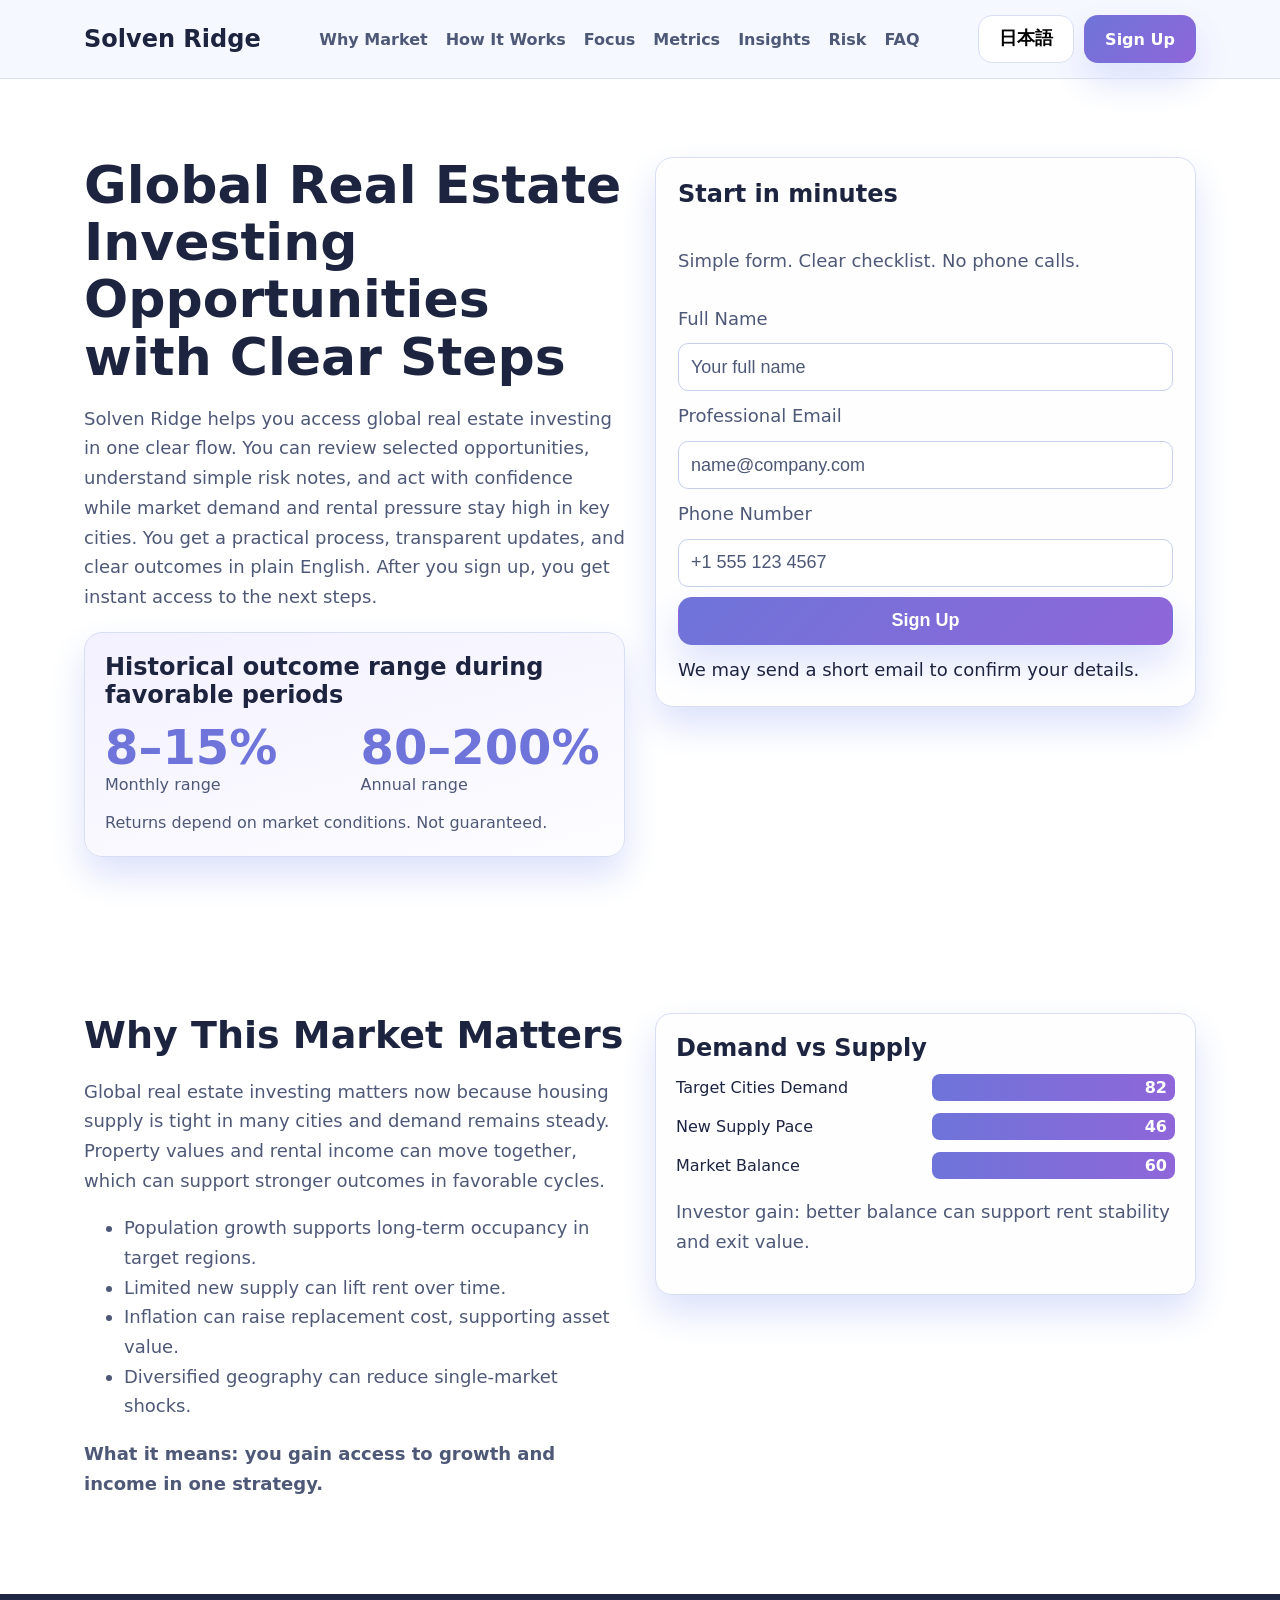
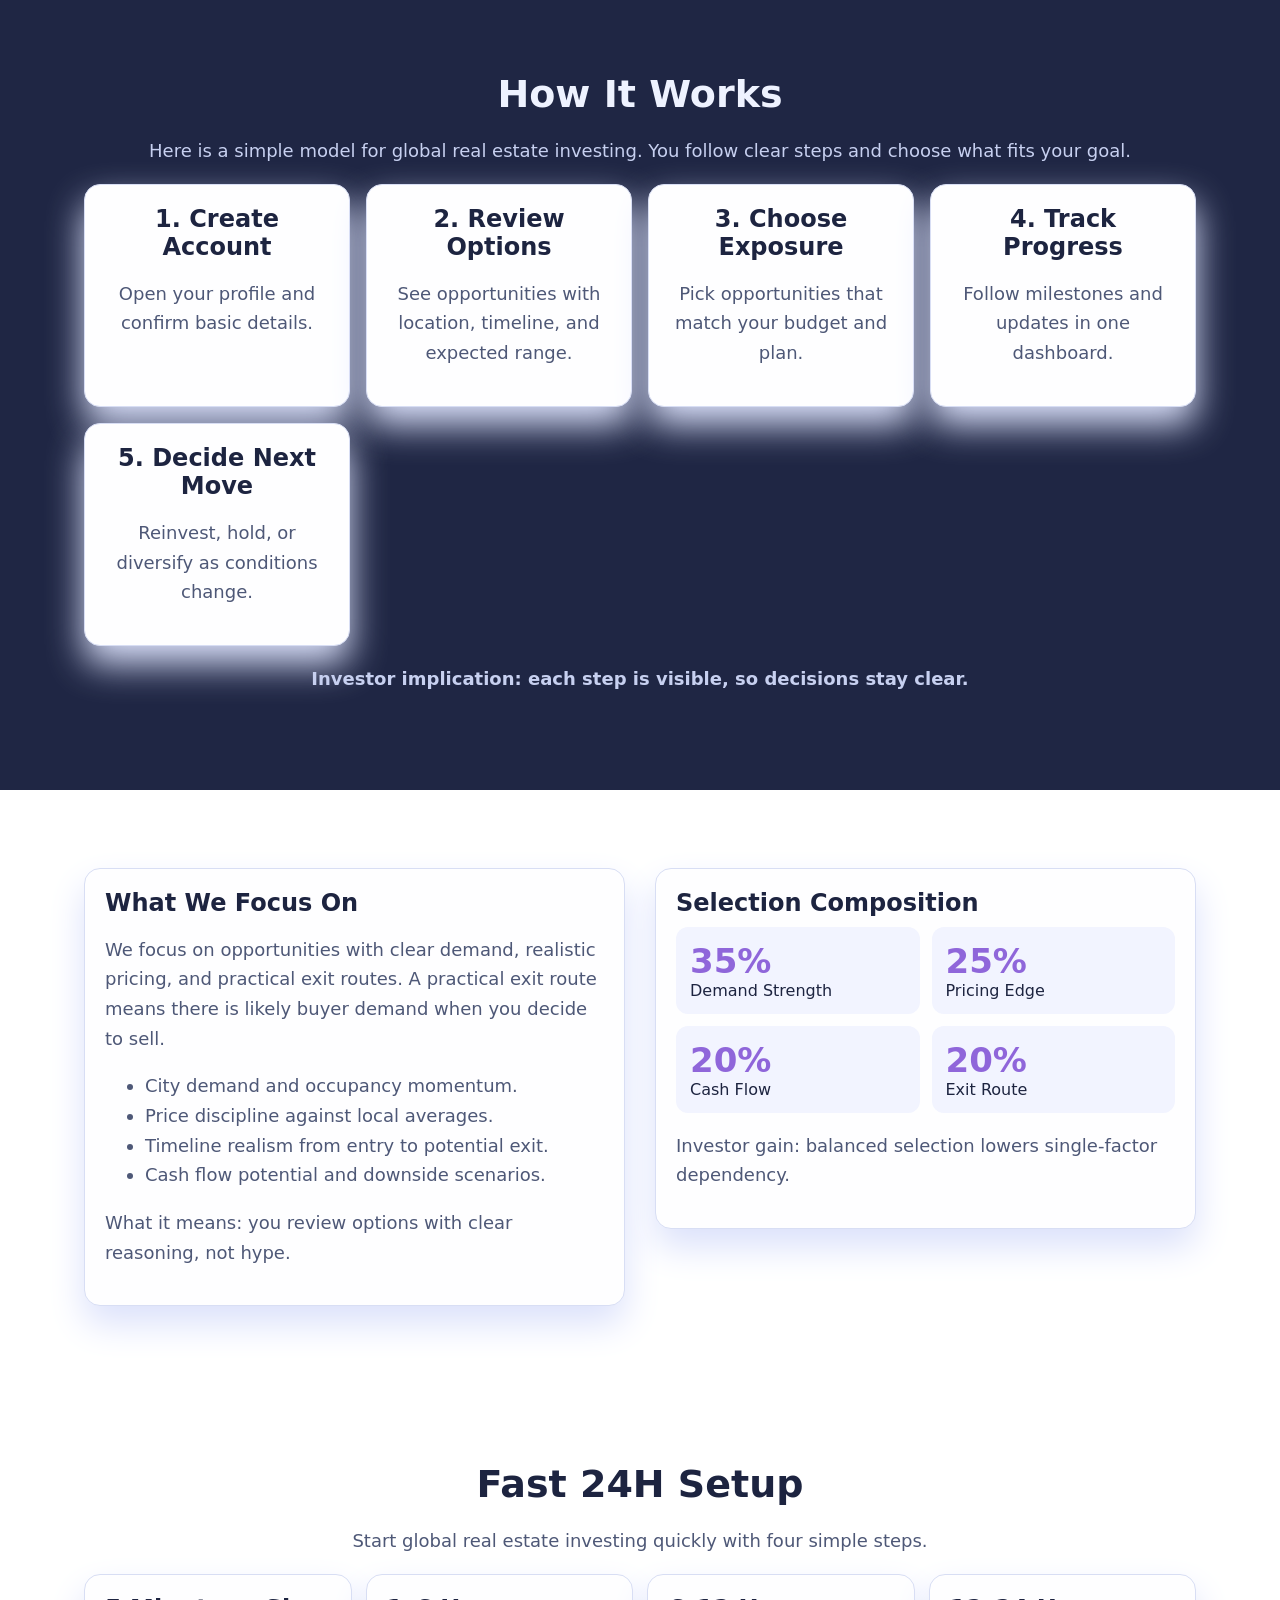
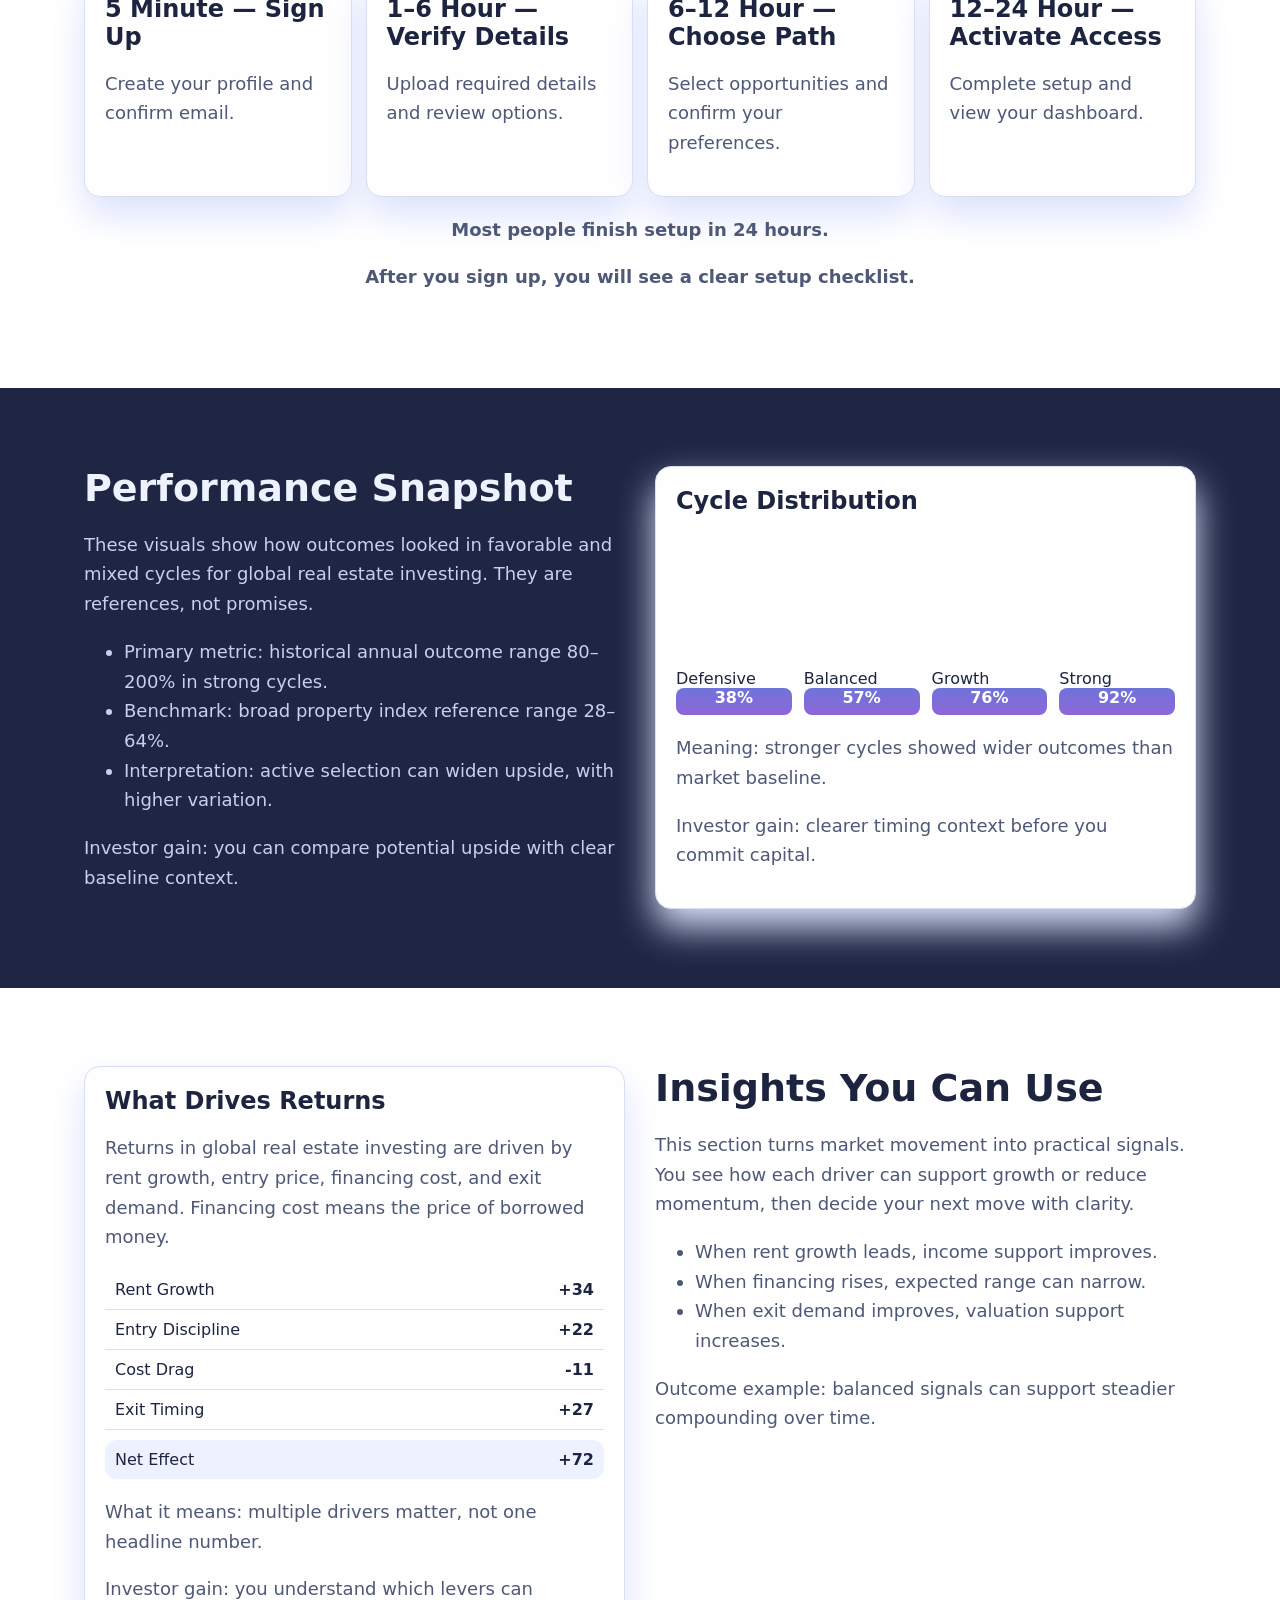
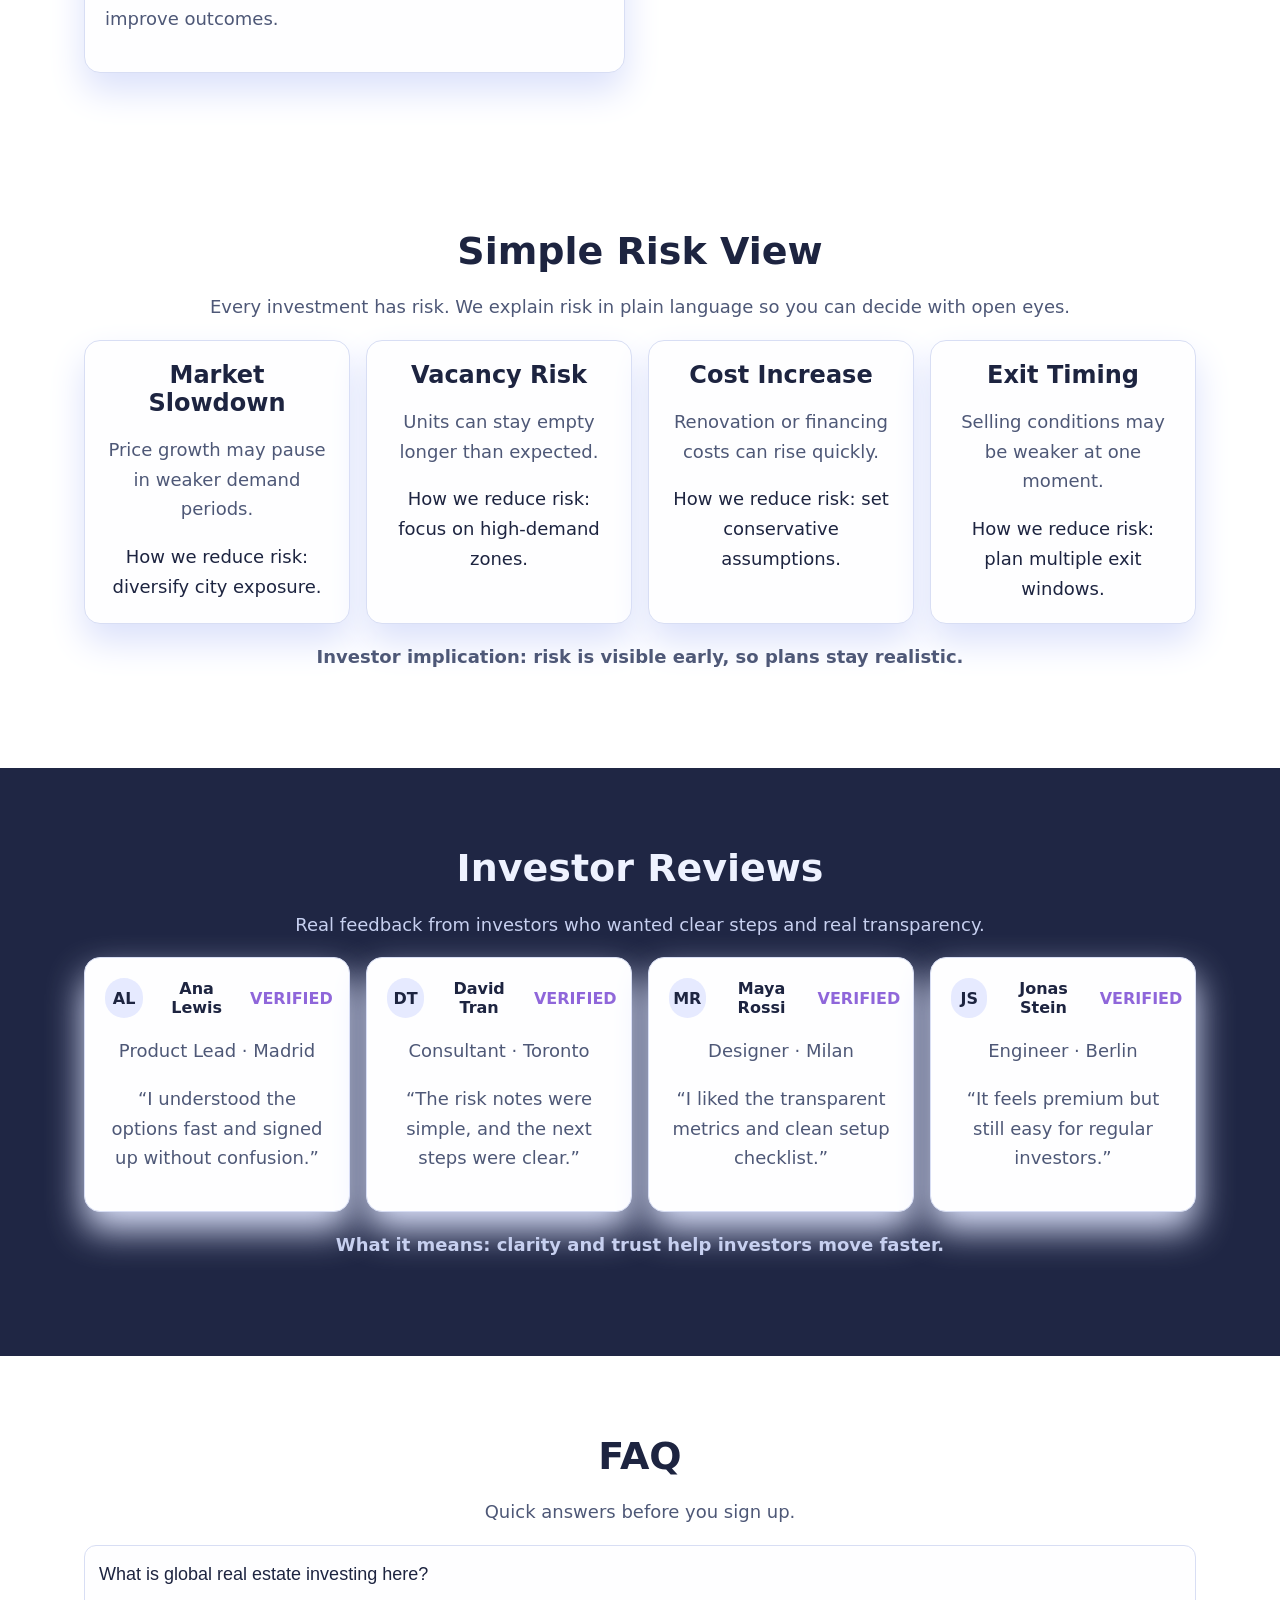
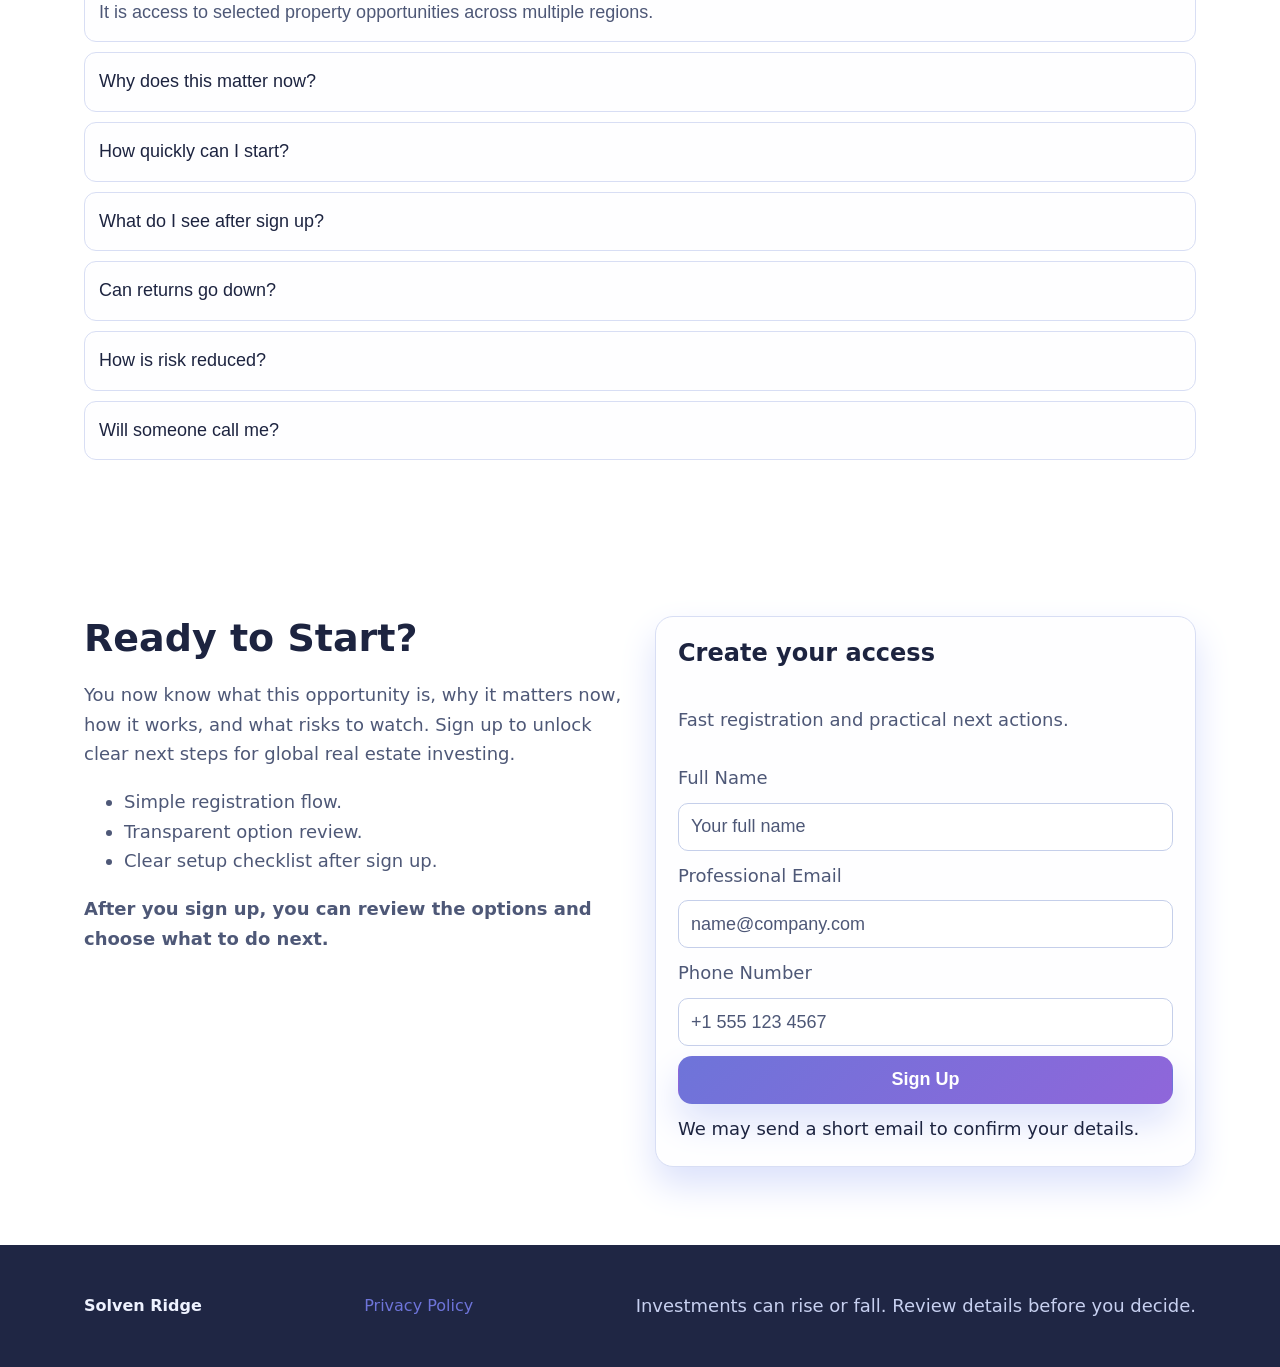
<file: jp/index.html>
<!doctype html>
<html lang="en">
<head>
  <meta charset="UTF-8">
  <meta name="viewport" content="width=device-width, initial-scale=1.0">
  <title>Solven Ridge JP | Global Real Estate Investing</title>
  <meta name="description" content="Understand global real estate investing with transparent process blocks, metrics, and FAQs.">
  <link rel="canonical" href="https://solvenridge.com/jp/index.html">
  <meta property="og:title" content="Solven Ridge JP | Global Real Estate Investing">
  <meta property="og:description" content="Understand global real estate investing with transparent process blocks, metrics, and FAQs.">
  <meta property="og:type" content="website">
  <meta property="og:url" content="https://solvenridge.com/index.html">
  <meta name="twitter:card" content="summary_large_image">
  <meta name="twitter:title" content="Solven Ridge JP | Global Real Estate Investing">
  <meta name="twitter:description" content="Understand global real estate investing with transparent process blocks, metrics, and FAQs.">
  <link rel="alternate" hreflang="en" href="https://solvenridge.com/index.html">
  <link rel="alternate" hreflang="de" href="https://solvenridge.com/de/index.html">
  <link rel="alternate" hreflang="fr" href="https://solvenridge.com/fr/index.html">
  <link rel="alternate" hreflang="es" href="https://solvenridge.com/es/index.html">
  <link rel="alternate" hreflang="it" href="https://solvenridge.com/it/index.html">
  <link rel="alternate" hreflang="tr" href="https://solvenridge.com/tr/index.html">
  <link rel="alternate" hreflang="pt" href="https://solvenridge.com/pt/index.html">
  <link rel="alternate" hreflang="ja" href="https://solvenridge.com/jp/index.html">
  <link rel="alternate" hreflang="sk" href="https://solvenridge.com/sk/index.html">
  <link rel="alternate" hreflang="nl-BE" href="https://solvenridge.com/be/index.html">
  <link rel="alternate" hreflang="x-default" href="https://solvenridge.com/index.html">
  <link rel="stylesheet" href="../assets/style.css">
</head>
<body>
<header class="site-header" id="top">
  <div class="container header-wrap">
    <a class="brand" href="#top">Solven Ridge</a>
    <nav class="main-nav" aria-label="Primary">
      <a href="#why">Why Market</a><a href="#model">How It Works</a><a href="#focus">Focus</a><a href="#metrics">Metrics</a><a href="#insights">Insights</a><a href="#risk">Risk</a><a href="#faq">FAQ</a>
    </nav>
    <div class="header-actions">
      <div class="lang-menu" data-dropdown>
        <button class="lang-pill" aria-expanded="false" aria-controls="lang-list">日本語</button>
        <div class="lang-list" id="lang-list"><a href="../index.html"><svg class="flag-svg" aria-hidden="true" viewBox="0 0 24 16"><rect width="24" height="16" fill="#e9edf8"></rect><text x="12" y="11" text-anchor="middle" font-size="8" fill="#1d2440">GB</text></svg>English</a>
<a href="../de/index.html"><svg class="flag-svg" aria-hidden="true" viewBox="0 0 24 16"><rect width="24" height="16" fill="#e9edf8"></rect><text x="12" y="11" text-anchor="middle" font-size="8" fill="#1d2440">DE</text></svg>Deutsch</a>
<a href="../fr/index.html"><svg class="flag-svg" aria-hidden="true" viewBox="0 0 24 16"><rect width="24" height="16" fill="#e9edf8"></rect><text x="12" y="11" text-anchor="middle" font-size="8" fill="#1d2440">FR</text></svg>Français</a>
<a href="../es/index.html"><svg class="flag-svg" aria-hidden="true" viewBox="0 0 24 16"><rect width="24" height="16" fill="#e9edf8"></rect><text x="12" y="11" text-anchor="middle" font-size="8" fill="#1d2440">ES</text></svg>Español</a>
<a href="../it/index.html"><svg class="flag-svg" aria-hidden="true" viewBox="0 0 24 16"><rect width="24" height="16" fill="#e9edf8"></rect><text x="12" y="11" text-anchor="middle" font-size="8" fill="#1d2440">IT</text></svg>Italiano</a>
<a href="../tr/index.html"><svg class="flag-svg" aria-hidden="true" viewBox="0 0 24 16"><rect width="24" height="16" fill="#e9edf8"></rect><text x="12" y="11" text-anchor="middle" font-size="8" fill="#1d2440">TR</text></svg>Türkçe</a>
<a href="../pt/index.html"><svg class="flag-svg" aria-hidden="true" viewBox="0 0 24 16"><rect width="24" height="16" fill="#e9edf8"></rect><text x="12" y="11" text-anchor="middle" font-size="8" fill="#1d2440">PT</text></svg>Português</a>
<a href="../jp/index.html"><svg class="flag-svg" aria-hidden="true" viewBox="0 0 24 16"><rect width="24" height="16" fill="#e9edf8"></rect><text x="12" y="11" text-anchor="middle" font-size="8" fill="#1d2440">JP</text></svg>日本語</a>
<a href="../sk/index.html"><svg class="flag-svg" aria-hidden="true" viewBox="0 0 24 16"><rect width="24" height="16" fill="#e9edf8"></rect><text x="12" y="11" text-anchor="middle" font-size="8" fill="#1d2440">SK</text></svg>Slovak</a>
<a href="../be/index.html"><svg class="flag-svg" aria-hidden="true" viewBox="0 0 24 16"><rect width="24" height="16" fill="#e9edf8"></rect><text x="12" y="11" text-anchor="middle" font-size="8" fill="#1d2440">BE</text></svg>Nederlands (BE)</a></div>
      </div>
      <a class="btn btn-primary" href="#signup-final">Sign Up</a>
      <button class="burger" aria-label="Open menu" aria-expanded="false" aria-controls="mobile-drawer"><span></span><span></span><span></span></button>
    </div>
  </div>
</header>
<div class="mobile-overlay" data-close-drawer></div>
<aside id="mobile-drawer" class="mobile-drawer" aria-hidden="true">
  <button class="drawer-close" aria-label="Close menu">✕</button>
  <nav class="drawer-nav" aria-label="Mobile navigation">
      <a href="#why">Why Market</a><a href="#model">How It Works</a><a href="#focus">Focus</a><a href="#metrics">Metrics</a><a href="#insights">Insights</a><a href="#risk">Risk</a><a href="#faq">FAQ</a>
  </nav>
  <div class="drawer-lang"><a href="../index.html">English</a>
<a href="../de/index.html">Deutsch</a>
<a href="../fr/index.html">Français</a>
<a href="../es/index.html">Español</a>
<a href="../it/index.html">Italiano</a>
<a href="../tr/index.html">Türkçe</a>
<a href="../pt/index.html">Português</a>
<a href="../jp/index.html">日本語</a>
<a href="../sk/index.html">Slovak</a>
<a href="../be/index.html">Nederlands (BE)</a></div>
  <a class="btn btn-primary" href="#signup-final">Sign Up</a>
</aside>
<main>
<section class="section light hero" id="hero"><div class="container hero-grid">
<div>
<h1>Global Real Estate Investing Opportunities with Clear Steps</h1>
<p>Solven Ridge helps you access global real estate investing in one clear flow. You can review selected opportunities, understand simple risk notes, and act with confidence while market demand and rental pressure stay high in key cities. You get a practical process, transparent updates, and clear outcomes in plain English. After you sign up, you get instant access to the next steps.</p>
<div class="performance-panel">
  <h3>Historical outcome range during favorable periods</h3>
  <div class="perf-grid"><div><strong>8–15%</strong><span>Monthly range</span></div><div><strong>80–200%</strong><span>Annual range</span></div></div>
  <p class="micro">Returns depend on market conditions. Not guaranteed.</p>
</div>
</div>
<form class="form-card" id="signup-hero"><h3 class="form-title">Start in minutes</h3><p class="form-sub">Simple form. Clear checklist. No phone calls.</p>
<label for="n1">Full Name</label><input id="n1" placeholder="Your full name" required>
<label for="e1">Professional Email</label><input id="e1" type="email" placeholder="name@company.com" required>
<label for="p1">Phone Number</label><input id="p1" type="tel" placeholder="+1 555 123 4567" required>
<button class="btn btn-primary" type="submit">Sign Up</button><small>We may send a short email to confirm your details.</small></form>
</div></section>
<section class="section light" id="why"><div class="container split alt"><div><h2>Why This Market Matters</h2><p>Global real estate investing matters now because housing supply is tight in many cities and demand remains steady. Property values and rental income can move together, which can support stronger outcomes in favorable cycles.</p><ul><li>Population growth supports long-term occupancy in target regions.</li><li>Limited new supply can lift rent over time.</li><li>Inflation can raise replacement cost, supporting asset value.</li><li>Diversified geography can reduce single-market shocks.</li></ul><p class="meaning">What it means: you gain access to growth and income in one strategy.</p></div><div class="card visual-card"><h3>Demand vs Supply</h3><div class="compare-bars"><div><span>Target Cities Demand</span><b style="--w:82%">82</b></div><div><span>New Supply Pace</span><b style="--w:46%">46</b></div><div><span>Market Balance</span><b style="--w:60%">60</b></div></div><p>Investor gain: better balance can support rent stability and exit value.</p></div></div></section>
<section class="section dark" id="model"><div class="container centered"><h2>How It Works</h2><p>Here is a simple model for global real estate investing. You follow clear steps and choose what fits your goal.</p><div class="steps-grid"><article class="card"><h3>1. Create Account</h3><p>Open your profile and confirm basic details.</p></article><article class="card"><h3>2. Review Options</h3><p>See opportunities with location, timeline, and expected range.</p></article><article class="card"><h3>3. Choose Exposure</h3><p>Pick opportunities that match your budget and plan.</p></article><article class="card"><h3>4. Track Progress</h3><p>Follow milestones and updates in one dashboard.</p></article><article class="card"><h3>5. Decide Next Move</h3><p>Reinvest, hold, or diversify as conditions change.</p></article></div><p class="meaning">Investor implication: each step is visible, so decisions stay clear.</p></div></section>
<section class="section light" id="focus"><div class="container split"><div class="card"><h3>What We Focus On</h3><p>We focus on opportunities with clear demand, realistic pricing, and practical exit routes. A practical exit route means there is likely buyer demand when you decide to sell.</p><ul><li>City demand and occupancy momentum.</li><li>Price discipline against local averages.</li><li>Timeline realism from entry to potential exit.</li><li>Cash flow potential and downside scenarios.</li></ul><p>What it means: you review options with clear reasoning, not hype.</p></div><div class="card selection-tiles"><h3>Selection Composition</h3><div class="tile-grid"><div><strong>35%</strong><span>Demand Strength</span></div><div><strong>25%</strong><span>Pricing Edge</span></div><div><strong>20%</strong><span>Cash Flow</span></div><div><strong>20%</strong><span>Exit Route</span></div></div><p>Investor gain: balanced selection lowers single-factor dependency.</p></div></div></section>
<section class="section light" id="process"><div class="container centered"><h2>Fast 24H Setup</h2><p>Start global real estate investing quickly with four simple steps.</p><div class="process-line"><div class="card"><h3>5 Minute — Sign Up</h3><p>Create your profile and confirm email.</p></div><div class="card"><h3>1–6 Hour — Verify Details</h3><p>Upload required details and review options.</p></div><div class="card"><h3>6–12 Hour — Choose Path</h3><p>Select opportunities and confirm your preferences.</p></div><div class="card"><h3>12–24 Hour — Activate Access</h3><p>Complete setup and view your dashboard.</p></div></div><p class="meaning">Most people finish setup in 24 hours.</p><p class="meaning">After you sign up, you will see a clear setup checklist.</p></div></section>
<section class="section dark" id="metrics"><div class="container split alt"><div><h2>Performance Snapshot</h2><p>These visuals show how outcomes looked in favorable and mixed cycles for global real estate investing. They are references, not promises.</p><ul><li>Primary metric: historical annual outcome range 80–200% in strong cycles.</li><li>Benchmark: broad property index reference range 28–64%.</li><li>Interpretation: active selection can widen upside, with higher variation.</li></ul><p>Investor gain: you can compare potential upside with clear baseline context.</p></div><div class="card"><h3>Cycle Distribution</h3><div class="vertical-bars"><div><span>Defensive</span><b style="--h:38%">38%</b></div><div><span>Balanced</span><b style="--h:57%">57%</b></div><div><span>Growth</span><b style="--h:76%">76%</b></div><div><span>Strong</span><b style="--h:92%">92%</b></div></div><p>Meaning: stronger cycles showed wider outcomes than market baseline.</p><p class="muted">Investor gain: clearer timing context before you commit capital.</p></div></div></section>
<section class="section light" id="insights"><div class="container split"><div class="card"><h3>What Drives Returns</h3><p>Returns in global real estate investing are driven by rent growth, entry price, financing cost, and exit demand. Financing cost means the price of borrowed money.</p><div class="waterfall"><div><span>Rent Growth</span><b>+34</b></div><div><span>Entry Discipline</span><b>+22</b></div><div><span>Cost Drag</span><b>-11</b></div><div><span>Exit Timing</span><b>+27</b></div><div class="total"><span>Net Effect</span><b>+72</b></div></div><p>What it means: multiple drivers matter, not one headline number.</p><p class="muted">Investor gain: you understand which levers can improve outcomes.</p></div><div><h2>Insights You Can Use</h2><p>This section turns market movement into practical signals. You see how each driver can support growth or reduce momentum, then decide your next move with clarity.</p><ul><li>When rent growth leads, income support improves.</li><li>When financing rises, expected range can narrow.</li><li>When exit demand improves, valuation support increases.</li></ul><p>Outcome example: balanced signals can support steadier compounding over time.</p></div></div></section>
<section class="section light" id="risk"><div class="container centered"><h2>Simple Risk View</h2><p>Every investment has risk. We explain risk in plain language so you can decide with open eyes.</p><div class="risk-matrix"><div class="card"><h3>Market Slowdown</h3><p>Price growth may pause in weaker demand periods.</p><small>How we reduce risk: diversify city exposure.</small></div><div class="card"><h3>Vacancy Risk</h3><p>Units can stay empty longer than expected.</p><small>How we reduce risk: focus on high-demand zones.</small></div><div class="card"><h3>Cost Increase</h3><p>Renovation or financing costs can rise quickly.</p><small>How we reduce risk: set conservative assumptions.</small></div><div class="card"><h3>Exit Timing</h3><p>Selling conditions may be weaker at one moment.</p><small>How we reduce risk: plan multiple exit windows.</small></div></div><p class="meaning">Investor implication: risk is visible early, so plans stay realistic.</p></div></section>
<section class="section dark" id="reviews"><div class="container centered"><h2>Investor Reviews</h2><p>Real feedback from investors who wanted clear steps and real transparency.</p><div class="review-grid">
<article class="card"><div class="review-head"><span class="avatar">AL</span><strong>Ana Lewis</strong><em>VERIFIED</em></div><p class="muted">Product Lead · Madrid</p><p>“I understood the options fast and signed up without confusion.”</p></article>
<article class="card"><div class="review-head"><span class="avatar">DT</span><strong>David Tran</strong><em>VERIFIED</em></div><p class="muted">Consultant · Toronto</p><p>“The risk notes were simple, and the next steps were clear.”</p></article>
<article class="card"><div class="review-head"><span class="avatar">MR</span><strong>Maya Rossi</strong><em>VERIFIED</em></div><p class="muted">Designer · Milan</p><p>“I liked the transparent metrics and clean setup checklist.”</p></article>
<article class="card"><div class="review-head"><span class="avatar">JS</span><strong>Jonas Stein</strong><em>VERIFIED</em></div><p class="muted">Engineer · Berlin</p><p>“It feels premium but still easy for regular investors.”</p></article>
</div><p class="meaning">What it means: clarity and trust help investors move faster.</p></div></section>
<section class="section light" id="faq"><div class="container centered"><h2>FAQ</h2><p>Quick answers before you sign up.</p><div class="faq-list">
<button class="faq-item" aria-expanded="true"><span>What is global real estate investing here?</span><div>It is access to selected property opportunities across multiple regions.</div></button>
<button class="faq-item" aria-expanded="false"><span>Why does this matter now?</span><div>Demand and supply gaps in key markets create potential growth windows.</div></button>
<button class="faq-item" aria-expanded="false"><span>How quickly can I start?</span><div>Most people finish setup in 24 hours.</div></button>
<button class="faq-item" aria-expanded="false"><span>What do I see after sign up?</span><div>After you sign up, you can review the options and choose what to do next.</div></button>
<button class="faq-item" aria-expanded="false"><span>Can returns go down?</span><div>Yes. Market conditions can reduce outcomes in some periods.</div></button>
<button class="faq-item" aria-expanded="false"><span>How is risk reduced?</span><div>Through diversified selection, price discipline, and clear scenario planning.</div></button>
<button class="faq-item" aria-expanded="false"><span>Will someone call me?</span><div>No phone calls are required; setup is fully online.</div></button>
</div></div></section>
<section class="section light" id="signup-final"><div class="container hero-grid"><div><h2>Ready to Start?</h2><p>You now know what this opportunity is, why it matters now, how it works, and what risks to watch. Sign up to unlock clear next steps for global real estate investing.</p><ul><li>Simple registration flow.</li><li>Transparent option review.</li><li>Clear setup checklist after sign up.</li></ul><p class="meaning">After you sign up, you can review the options and choose what to do next.</p></div>
<form class="form-card" id="signup-final-form"><h3 class="form-title">Create your access</h3><p class="form-sub">Fast registration and practical next actions.</p>
<label for="n2">Full Name</label><input id="n2" placeholder="Your full name" required>
<label for="e2">Professional Email</label><input id="e2" type="email" placeholder="name@company.com" required>
<label for="p2">Phone Number</label><input id="p2" type="tel" placeholder="+1 555 123 4567" required>
<button class="btn btn-primary" type="submit">Sign Up</button><small>We may send a short email to confirm your details.</small></form></div></section>
</main>
<footer class="site-footer section dark"><div class="container footer-wrap"><strong>Solven Ridge</strong><a href="#" data-open-modal>Privacy Policy</a><p>Investments can rise or fall. Review details before you decide.</p></div></footer>
<div class="modal" id="privacy-modal" aria-hidden="true" role="dialog" aria-modal="true" aria-labelledby="privacy-title"><div class="modal-panel"><button class="modal-x" aria-label="Close privacy">✕</button><h3 id="privacy-title">Privacy Policy</h3><div class="modal-content"><h4>Introduction</h4><p>We explain how we handle your data in clear language.</p><h4>Data collection</h4><p>We collect your name, email, phone, and basic usage data.</p><h4>Legal basis</h4><p>We process data to deliver access and meet legal duties.</p><h4>Cookies</h4><p>Cookies help with sign-in, security, and site performance.</p><h4>Retention</h4><p>We keep data only as long as needed for service.</p><h4>Third-party sharing</h4><p>We share data with trusted providers needed to run the platform.</p><h4>Security</h4><p>We use access controls and encryption to protect information.</p><h4>User rights</h4><p>You can request access, correction, deletion, or export of your data.</p><h4>International transfers</h4><p>Your data may be processed in other countries with safeguards.</p><h4>Industry risk disclosure</h4><p>Investment markets can change quickly and outcomes are not guaranteed.</p><h4>Contact</h4><p>Email privacy@solvenridge.com for privacy requests.</p></div><div class="modal-footer"><button class="btn btn-ghost" data-close-modal>Close</button></div></div></div>
<script type="application/ld+json">{"@context":"https://schema.org","@graph":[{"@type":"Organization","name":"Solven Ridge","url":"https://solvenridge.com"},{"@type":"WebSite","name":"Solven Ridge","url":"https://solvenridge.com"},{"@type":"FAQPage","mainEntity":[{"@type":"Question","name":"What is global real estate investing here?","acceptedAnswer":{"@type":"Answer","text":"It is access to selected property opportunities across multiple regions."}},{"@type":"Question","name":"How quickly can I start?","acceptedAnswer":{"@type":"Answer","text":"Most people finish setup in 24 hours."}}]},{"@type":"Review","author":{"@type":"Person","name":"Ana Lewis"},"reviewBody":"I understood the options fast and signed up without confusion.","reviewRating":{"@type":"Rating","ratingValue":"5","bestRating":"5"}}]}</script>
<script src="../assets/app.js" defer></script>
</body></html>
</file>
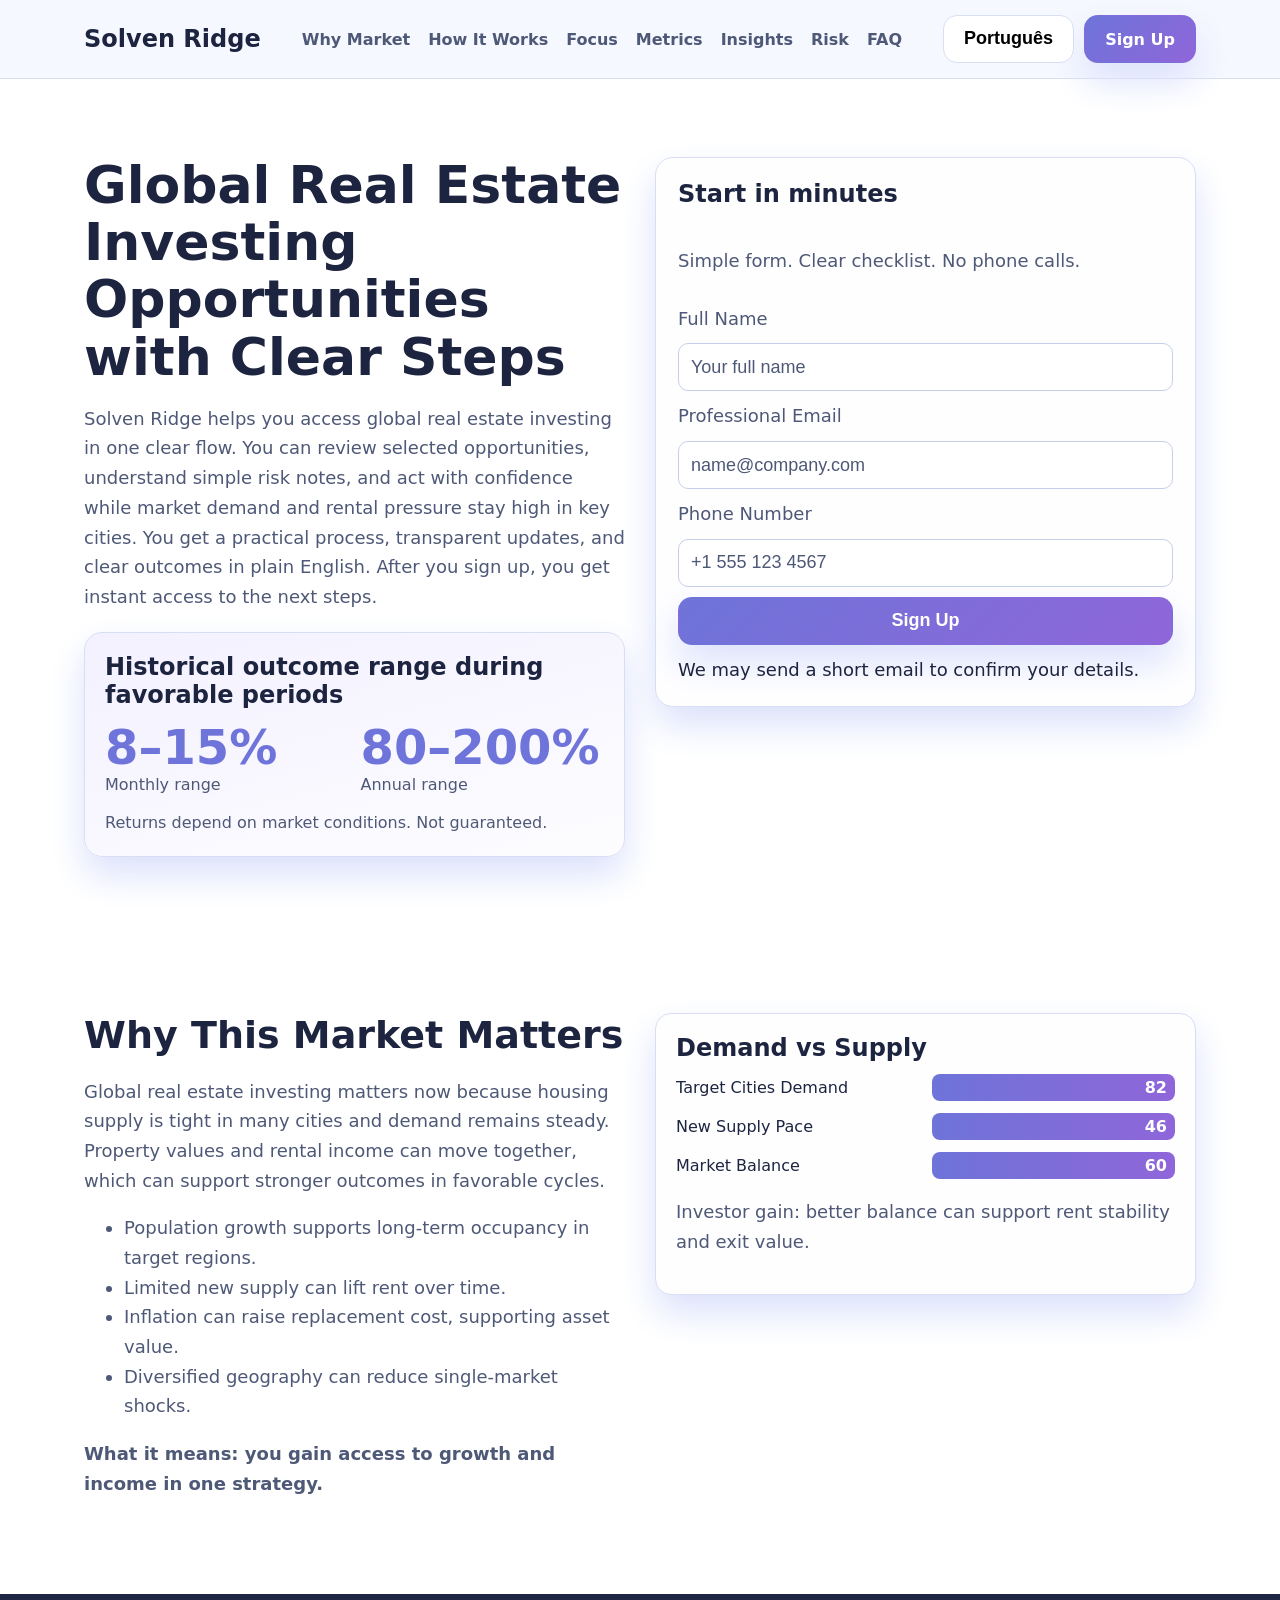
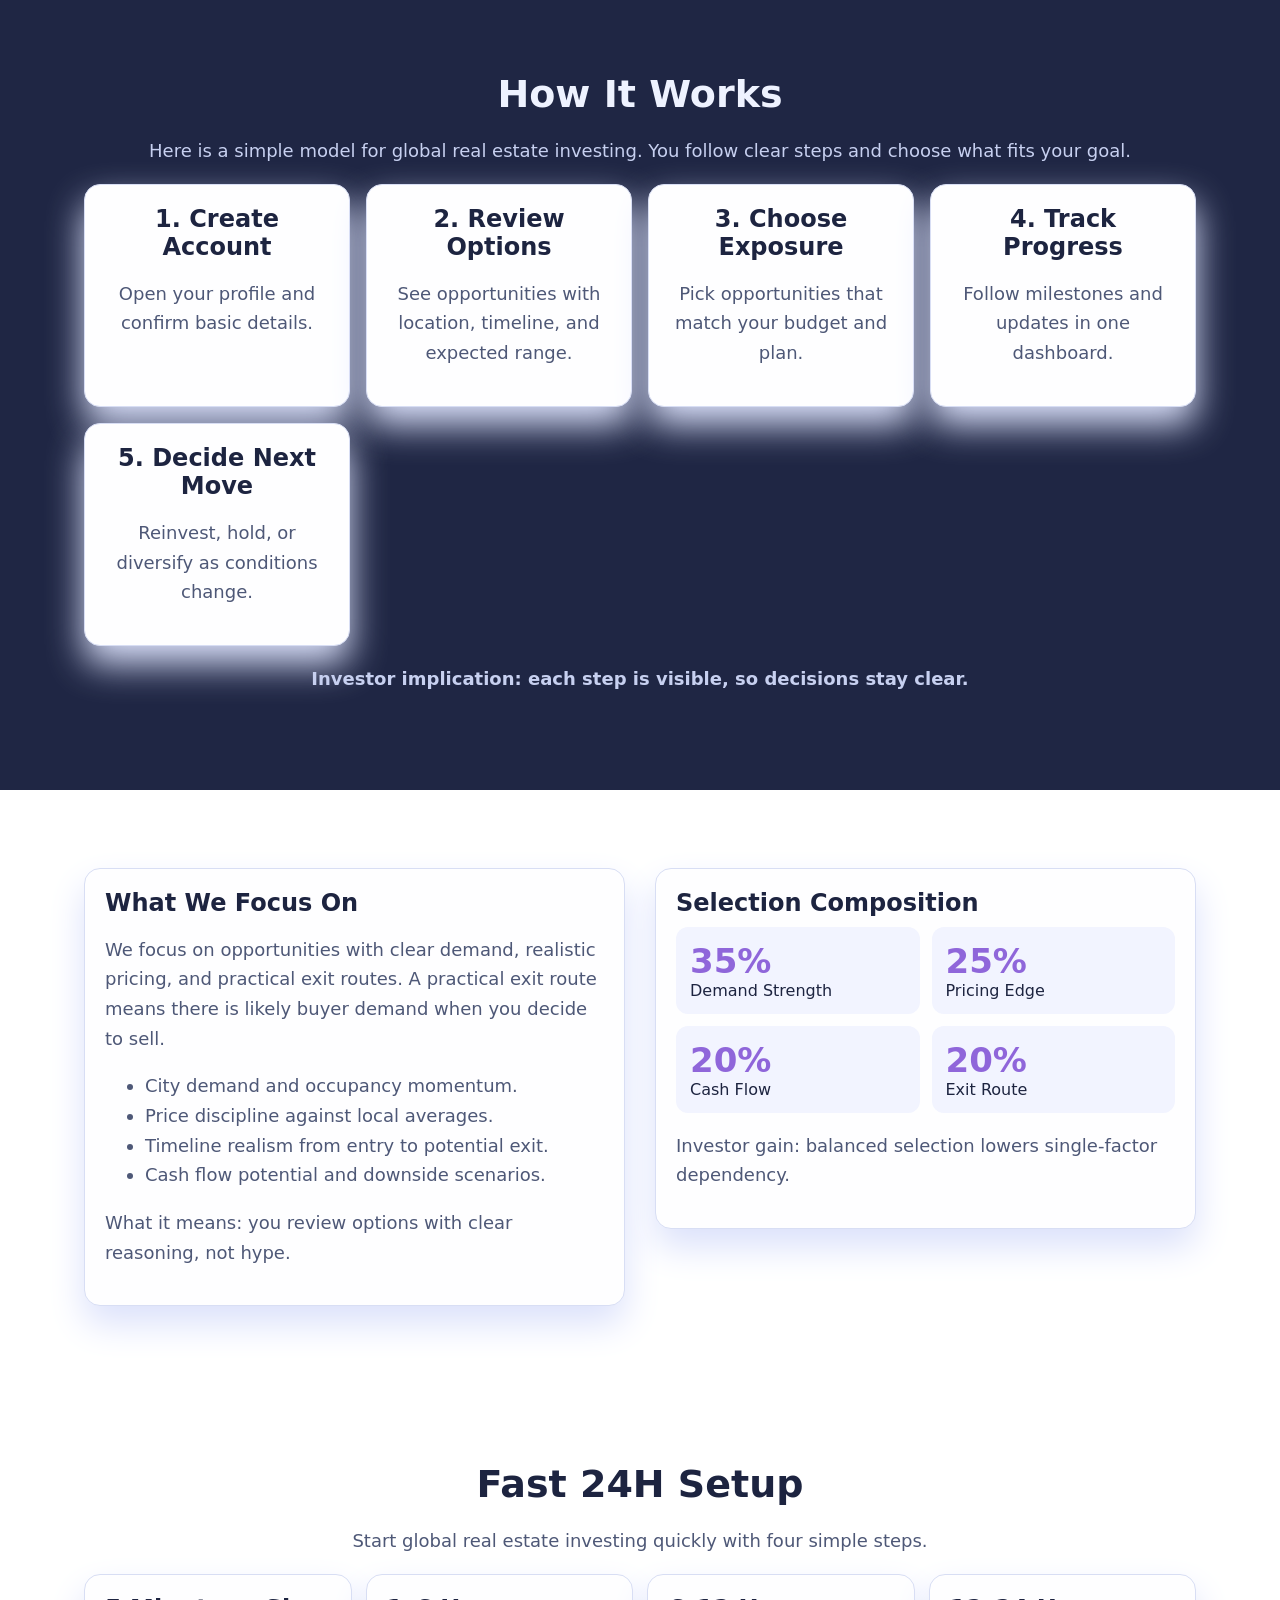
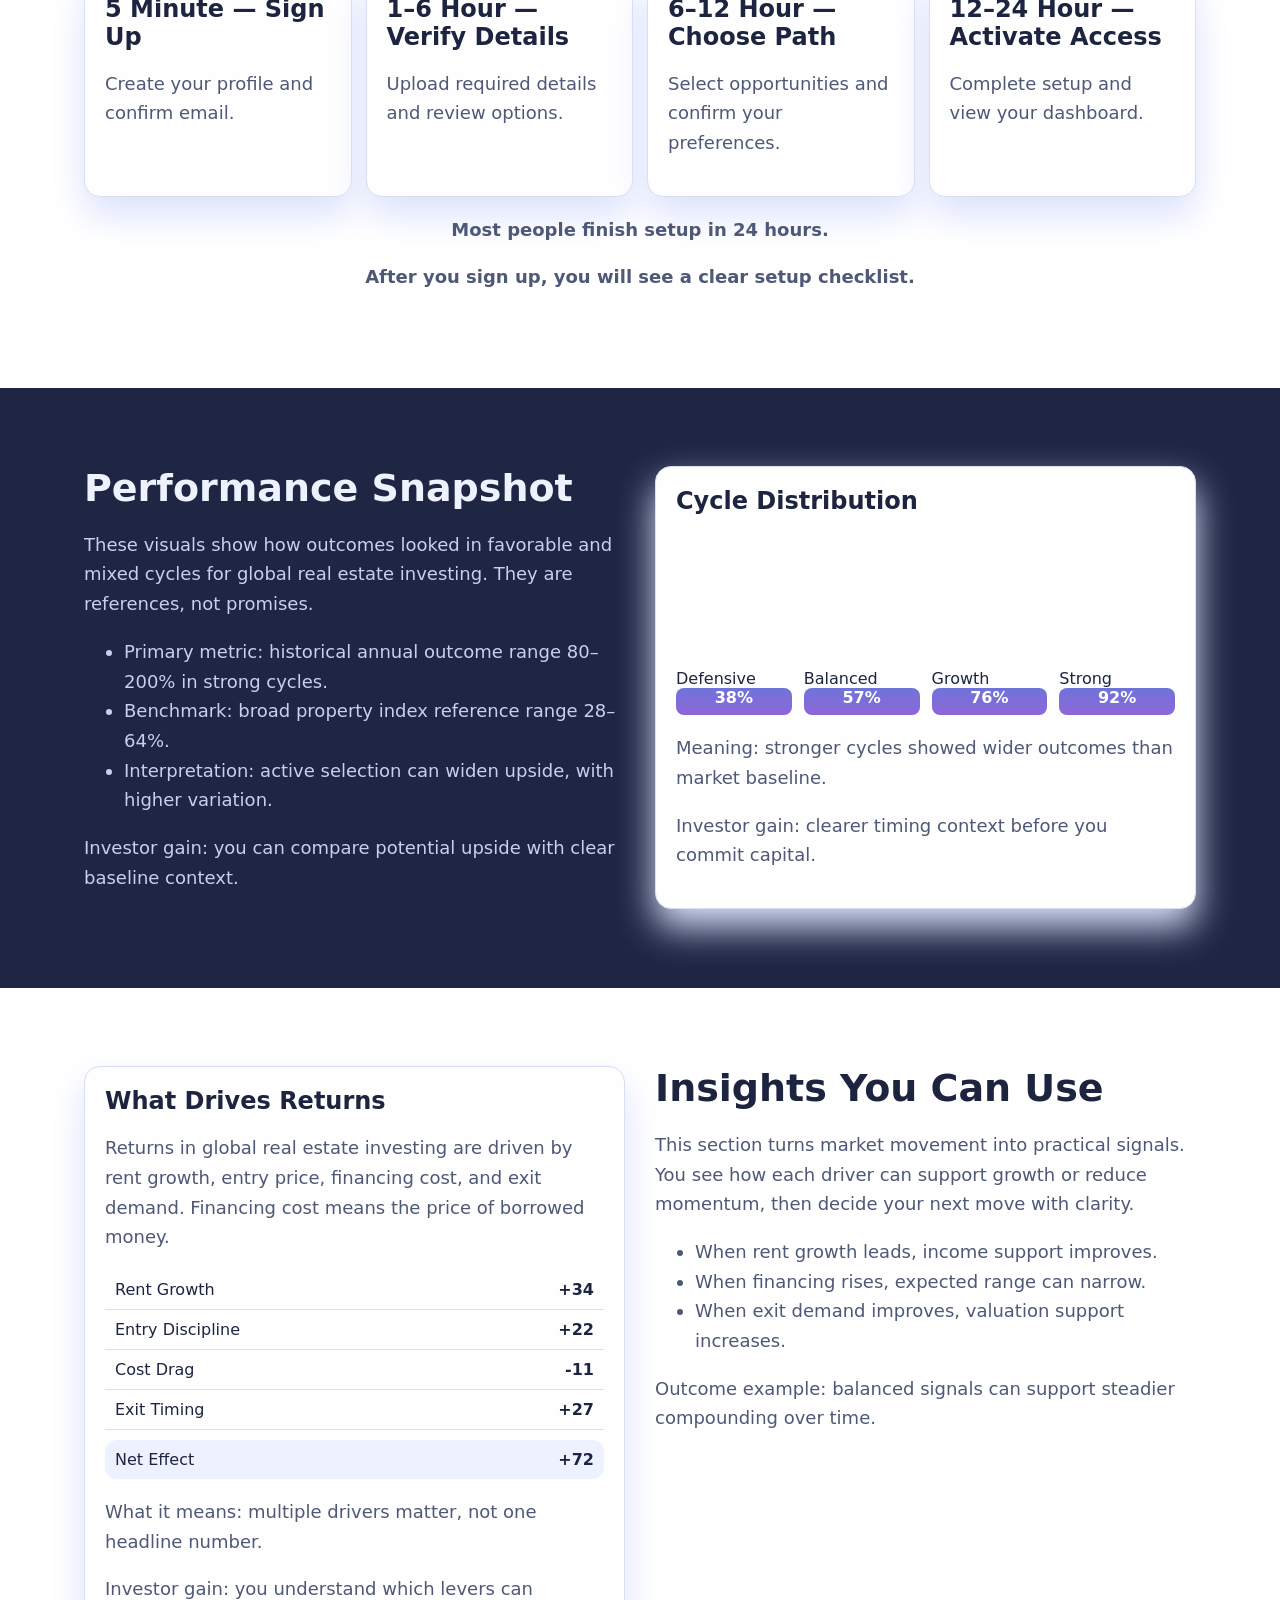
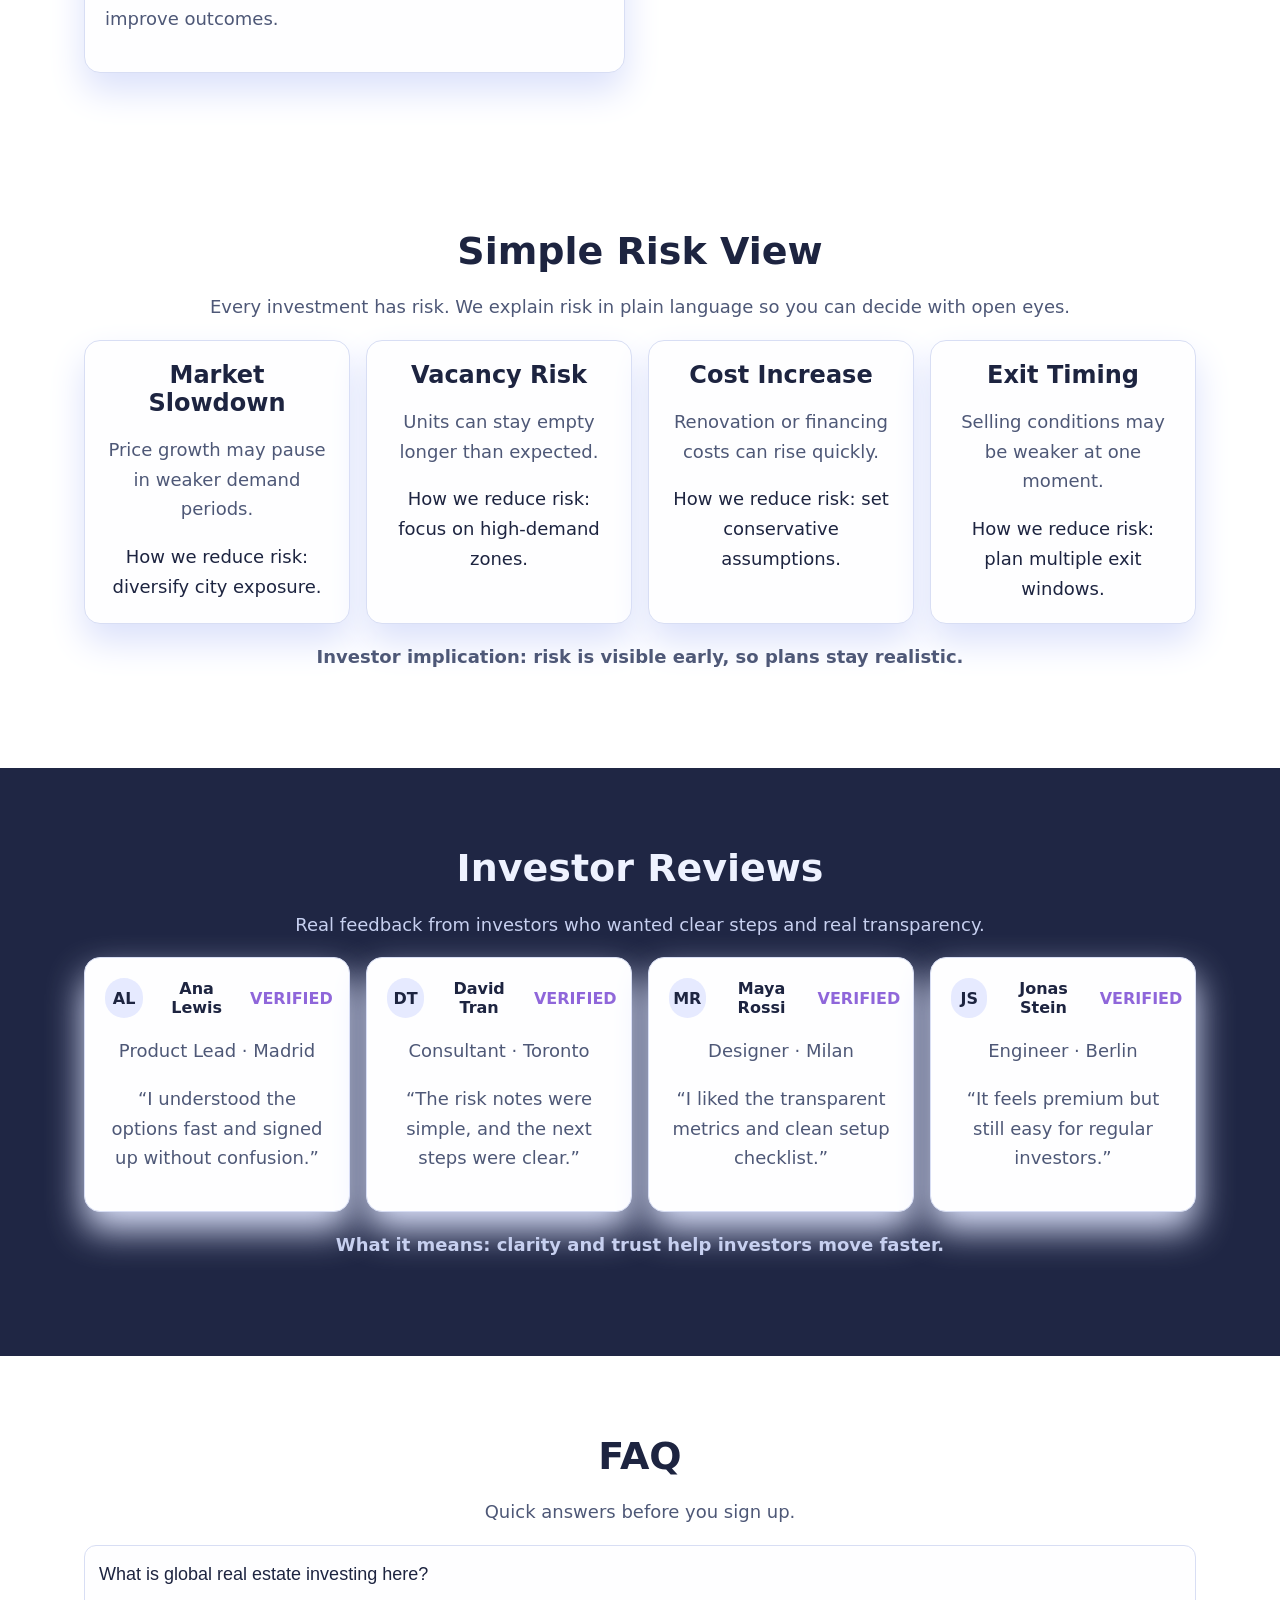
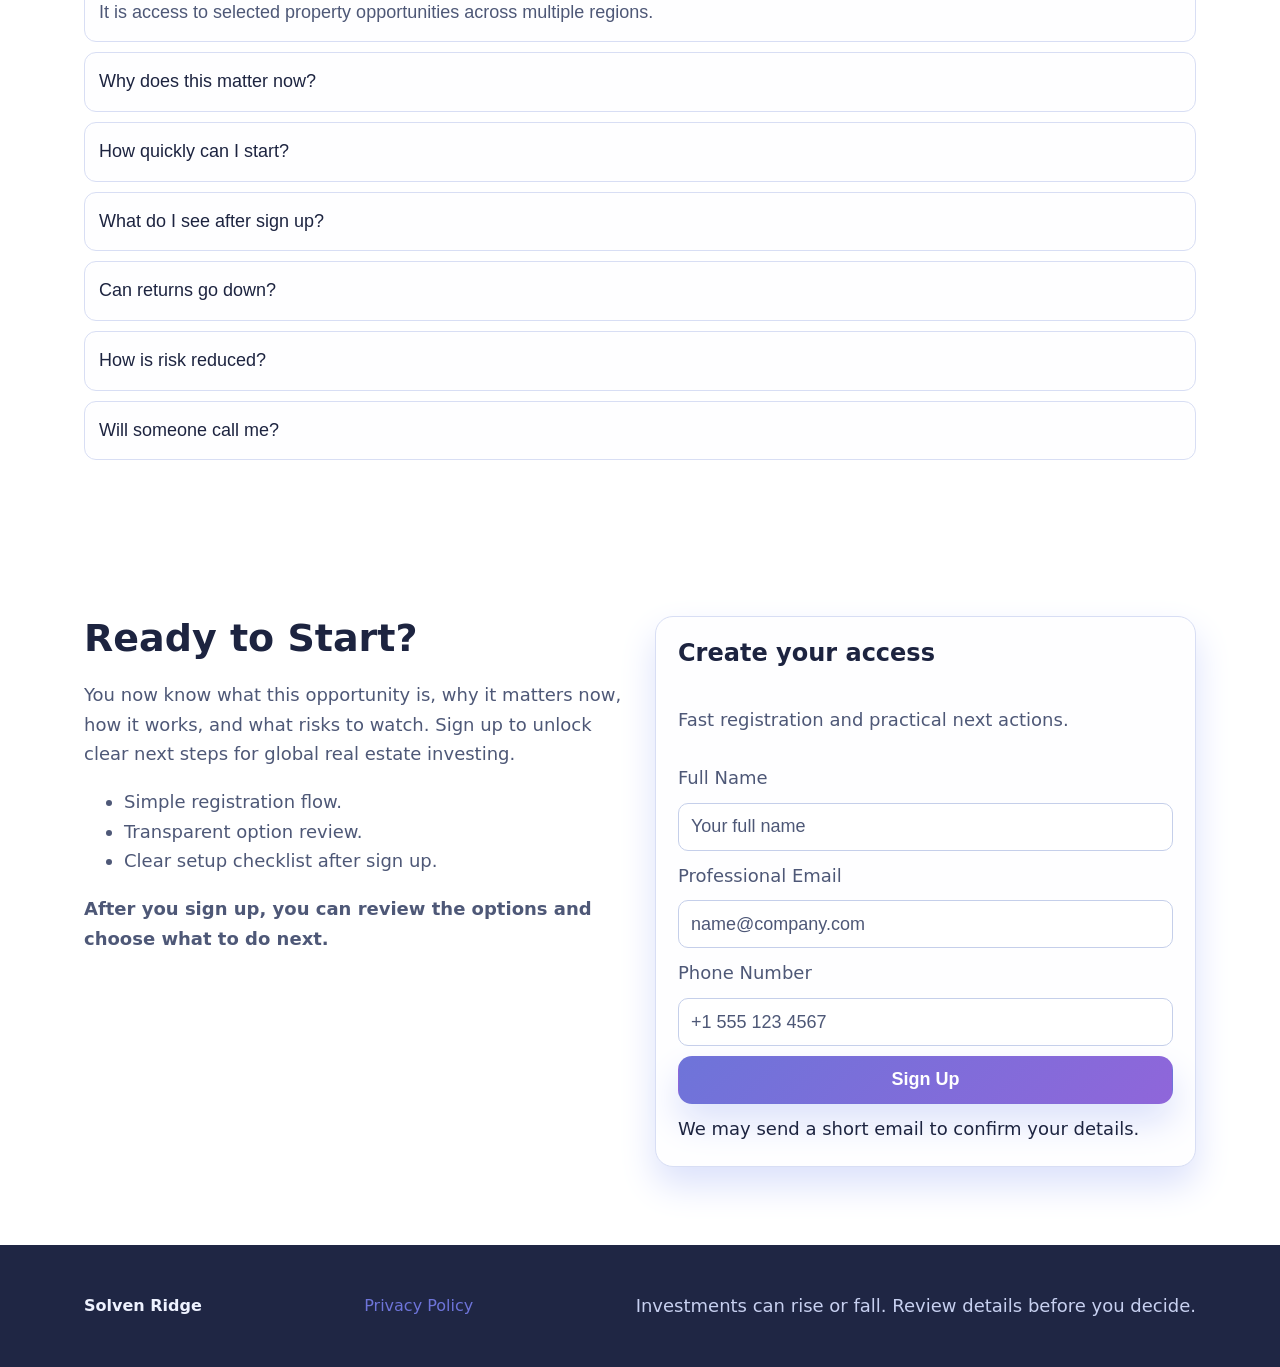
<file: pt/index.html>
<!doctype html>
<html lang="en">
<head>
  <meta charset="UTF-8">
  <meta name="viewport" content="width=device-width, initial-scale=1.0">
  <title>Solven Ridge PT | Real Estate Investing Clarity</title>
  <meta name="description" content="A clear and premium website for global real estate investing opportunities and investor actions.">
  <link rel="canonical" href="https://solvenridge.com/pt/index.html">
  <meta property="og:title" content="Solven Ridge PT | Real Estate Investing Clarity">
  <meta property="og:description" content="A clear and premium website for global real estate investing opportunities and investor actions.">
  <meta property="og:type" content="website">
  <meta property="og:url" content="https://solvenridge.com/index.html">
  <meta name="twitter:card" content="summary_large_image">
  <meta name="twitter:title" content="Solven Ridge PT | Real Estate Investing Clarity">
  <meta name="twitter:description" content="A clear and premium website for global real estate investing opportunities and investor actions.">
  <link rel="alternate" hreflang="en" href="https://solvenridge.com/index.html">
  <link rel="alternate" hreflang="de" href="https://solvenridge.com/de/index.html">
  <link rel="alternate" hreflang="fr" href="https://solvenridge.com/fr/index.html">
  <link rel="alternate" hreflang="es" href="https://solvenridge.com/es/index.html">
  <link rel="alternate" hreflang="it" href="https://solvenridge.com/it/index.html">
  <link rel="alternate" hreflang="tr" href="https://solvenridge.com/tr/index.html">
  <link rel="alternate" hreflang="pt" href="https://solvenridge.com/pt/index.html">
  <link rel="alternate" hreflang="ja" href="https://solvenridge.com/jp/index.html">
  <link rel="alternate" hreflang="sk" href="https://solvenridge.com/sk/index.html">
  <link rel="alternate" hreflang="nl-BE" href="https://solvenridge.com/be/index.html">
  <link rel="alternate" hreflang="x-default" href="https://solvenridge.com/index.html">
  <link rel="stylesheet" href="../assets/style.css">
</head>
<body>
<header class="site-header" id="top">
  <div class="container header-wrap">
    <a class="brand" href="#top">Solven Ridge</a>
    <nav class="main-nav" aria-label="Primary">
      <a href="#why">Why Market</a><a href="#model">How It Works</a><a href="#focus">Focus</a><a href="#metrics">Metrics</a><a href="#insights">Insights</a><a href="#risk">Risk</a><a href="#faq">FAQ</a>
    </nav>
    <div class="header-actions">
      <div class="lang-menu" data-dropdown>
        <button class="lang-pill" aria-expanded="false" aria-controls="lang-list">Português</button>
        <div class="lang-list" id="lang-list"><a href="../index.html"><svg class="flag-svg" aria-hidden="true" viewBox="0 0 24 16"><rect width="24" height="16" fill="#e9edf8"></rect><text x="12" y="11" text-anchor="middle" font-size="8" fill="#1d2440">GB</text></svg>English</a>
<a href="../de/index.html"><svg class="flag-svg" aria-hidden="true" viewBox="0 0 24 16"><rect width="24" height="16" fill="#e9edf8"></rect><text x="12" y="11" text-anchor="middle" font-size="8" fill="#1d2440">DE</text></svg>Deutsch</a>
<a href="../fr/index.html"><svg class="flag-svg" aria-hidden="true" viewBox="0 0 24 16"><rect width="24" height="16" fill="#e9edf8"></rect><text x="12" y="11" text-anchor="middle" font-size="8" fill="#1d2440">FR</text></svg>Français</a>
<a href="../es/index.html"><svg class="flag-svg" aria-hidden="true" viewBox="0 0 24 16"><rect width="24" height="16" fill="#e9edf8"></rect><text x="12" y="11" text-anchor="middle" font-size="8" fill="#1d2440">ES</text></svg>Español</a>
<a href="../it/index.html"><svg class="flag-svg" aria-hidden="true" viewBox="0 0 24 16"><rect width="24" height="16" fill="#e9edf8"></rect><text x="12" y="11" text-anchor="middle" font-size="8" fill="#1d2440">IT</text></svg>Italiano</a>
<a href="../tr/index.html"><svg class="flag-svg" aria-hidden="true" viewBox="0 0 24 16"><rect width="24" height="16" fill="#e9edf8"></rect><text x="12" y="11" text-anchor="middle" font-size="8" fill="#1d2440">TR</text></svg>Türkçe</a>
<a href="../pt/index.html"><svg class="flag-svg" aria-hidden="true" viewBox="0 0 24 16"><rect width="24" height="16" fill="#e9edf8"></rect><text x="12" y="11" text-anchor="middle" font-size="8" fill="#1d2440">PT</text></svg>Português</a>
<a href="../jp/index.html"><svg class="flag-svg" aria-hidden="true" viewBox="0 0 24 16"><rect width="24" height="16" fill="#e9edf8"></rect><text x="12" y="11" text-anchor="middle" font-size="8" fill="#1d2440">JP</text></svg>日本語</a>
<a href="../sk/index.html"><svg class="flag-svg" aria-hidden="true" viewBox="0 0 24 16"><rect width="24" height="16" fill="#e9edf8"></rect><text x="12" y="11" text-anchor="middle" font-size="8" fill="#1d2440">SK</text></svg>Slovak</a>
<a href="../be/index.html"><svg class="flag-svg" aria-hidden="true" viewBox="0 0 24 16"><rect width="24" height="16" fill="#e9edf8"></rect><text x="12" y="11" text-anchor="middle" font-size="8" fill="#1d2440">BE</text></svg>Nederlands (BE)</a></div>
      </div>
      <a class="btn btn-primary" href="#signup-final">Sign Up</a>
      <button class="burger" aria-label="Open menu" aria-expanded="false" aria-controls="mobile-drawer"><span></span><span></span><span></span></button>
    </div>
  </div>
</header>
<div class="mobile-overlay" data-close-drawer></div>
<aside id="mobile-drawer" class="mobile-drawer" aria-hidden="true">
  <button class="drawer-close" aria-label="Close menu">✕</button>
  <nav class="drawer-nav" aria-label="Mobile navigation">
      <a href="#why">Why Market</a><a href="#model">How It Works</a><a href="#focus">Focus</a><a href="#metrics">Metrics</a><a href="#insights">Insights</a><a href="#risk">Risk</a><a href="#faq">FAQ</a>
  </nav>
  <div class="drawer-lang"><a href="../index.html">English</a>
<a href="../de/index.html">Deutsch</a>
<a href="../fr/index.html">Français</a>
<a href="../es/index.html">Español</a>
<a href="../it/index.html">Italiano</a>
<a href="../tr/index.html">Türkçe</a>
<a href="../pt/index.html">Português</a>
<a href="../jp/index.html">日本語</a>
<a href="../sk/index.html">Slovak</a>
<a href="../be/index.html">Nederlands (BE)</a></div>
  <a class="btn btn-primary" href="#signup-final">Sign Up</a>
</aside>
<main>
<section class="section light hero" id="hero"><div class="container hero-grid">
<div>
<h1>Global Real Estate Investing Opportunities with Clear Steps</h1>
<p>Solven Ridge helps you access global real estate investing in one clear flow. You can review selected opportunities, understand simple risk notes, and act with confidence while market demand and rental pressure stay high in key cities. You get a practical process, transparent updates, and clear outcomes in plain English. After you sign up, you get instant access to the next steps.</p>
<div class="performance-panel">
  <h3>Historical outcome range during favorable periods</h3>
  <div class="perf-grid"><div><strong>8–15%</strong><span>Monthly range</span></div><div><strong>80–200%</strong><span>Annual range</span></div></div>
  <p class="micro">Returns depend on market conditions. Not guaranteed.</p>
</div>
</div>
<form class="form-card" id="signup-hero"><h3 class="form-title">Start in minutes</h3><p class="form-sub">Simple form. Clear checklist. No phone calls.</p>
<label for="n1">Full Name</label><input id="n1" placeholder="Your full name" required>
<label for="e1">Professional Email</label><input id="e1" type="email" placeholder="name@company.com" required>
<label for="p1">Phone Number</label><input id="p1" type="tel" placeholder="+1 555 123 4567" required>
<button class="btn btn-primary" type="submit">Sign Up</button><small>We may send a short email to confirm your details.</small></form>
</div></section>
<section class="section light" id="why"><div class="container split alt"><div><h2>Why This Market Matters</h2><p>Global real estate investing matters now because housing supply is tight in many cities and demand remains steady. Property values and rental income can move together, which can support stronger outcomes in favorable cycles.</p><ul><li>Population growth supports long-term occupancy in target regions.</li><li>Limited new supply can lift rent over time.</li><li>Inflation can raise replacement cost, supporting asset value.</li><li>Diversified geography can reduce single-market shocks.</li></ul><p class="meaning">What it means: you gain access to growth and income in one strategy.</p></div><div class="card visual-card"><h3>Demand vs Supply</h3><div class="compare-bars"><div><span>Target Cities Demand</span><b style="--w:82%">82</b></div><div><span>New Supply Pace</span><b style="--w:46%">46</b></div><div><span>Market Balance</span><b style="--w:60%">60</b></div></div><p>Investor gain: better balance can support rent stability and exit value.</p></div></div></section>
<section class="section dark" id="model"><div class="container centered"><h2>How It Works</h2><p>Here is a simple model for global real estate investing. You follow clear steps and choose what fits your goal.</p><div class="steps-grid"><article class="card"><h3>1. Create Account</h3><p>Open your profile and confirm basic details.</p></article><article class="card"><h3>2. Review Options</h3><p>See opportunities with location, timeline, and expected range.</p></article><article class="card"><h3>3. Choose Exposure</h3><p>Pick opportunities that match your budget and plan.</p></article><article class="card"><h3>4. Track Progress</h3><p>Follow milestones and updates in one dashboard.</p></article><article class="card"><h3>5. Decide Next Move</h3><p>Reinvest, hold, or diversify as conditions change.</p></article></div><p class="meaning">Investor implication: each step is visible, so decisions stay clear.</p></div></section>
<section class="section light" id="focus"><div class="container split"><div class="card"><h3>What We Focus On</h3><p>We focus on opportunities with clear demand, realistic pricing, and practical exit routes. A practical exit route means there is likely buyer demand when you decide to sell.</p><ul><li>City demand and occupancy momentum.</li><li>Price discipline against local averages.</li><li>Timeline realism from entry to potential exit.</li><li>Cash flow potential and downside scenarios.</li></ul><p>What it means: you review options with clear reasoning, not hype.</p></div><div class="card selection-tiles"><h3>Selection Composition</h3><div class="tile-grid"><div><strong>35%</strong><span>Demand Strength</span></div><div><strong>25%</strong><span>Pricing Edge</span></div><div><strong>20%</strong><span>Cash Flow</span></div><div><strong>20%</strong><span>Exit Route</span></div></div><p>Investor gain: balanced selection lowers single-factor dependency.</p></div></div></section>
<section class="section light" id="process"><div class="container centered"><h2>Fast 24H Setup</h2><p>Start global real estate investing quickly with four simple steps.</p><div class="process-line"><div class="card"><h3>5 Minute — Sign Up</h3><p>Create your profile and confirm email.</p></div><div class="card"><h3>1–6 Hour — Verify Details</h3><p>Upload required details and review options.</p></div><div class="card"><h3>6–12 Hour — Choose Path</h3><p>Select opportunities and confirm your preferences.</p></div><div class="card"><h3>12–24 Hour — Activate Access</h3><p>Complete setup and view your dashboard.</p></div></div><p class="meaning">Most people finish setup in 24 hours.</p><p class="meaning">After you sign up, you will see a clear setup checklist.</p></div></section>
<section class="section dark" id="metrics"><div class="container split alt"><div><h2>Performance Snapshot</h2><p>These visuals show how outcomes looked in favorable and mixed cycles for global real estate investing. They are references, not promises.</p><ul><li>Primary metric: historical annual outcome range 80–200% in strong cycles.</li><li>Benchmark: broad property index reference range 28–64%.</li><li>Interpretation: active selection can widen upside, with higher variation.</li></ul><p>Investor gain: you can compare potential upside with clear baseline context.</p></div><div class="card"><h3>Cycle Distribution</h3><div class="vertical-bars"><div><span>Defensive</span><b style="--h:38%">38%</b></div><div><span>Balanced</span><b style="--h:57%">57%</b></div><div><span>Growth</span><b style="--h:76%">76%</b></div><div><span>Strong</span><b style="--h:92%">92%</b></div></div><p>Meaning: stronger cycles showed wider outcomes than market baseline.</p><p class="muted">Investor gain: clearer timing context before you commit capital.</p></div></div></section>
<section class="section light" id="insights"><div class="container split"><div class="card"><h3>What Drives Returns</h3><p>Returns in global real estate investing are driven by rent growth, entry price, financing cost, and exit demand. Financing cost means the price of borrowed money.</p><div class="waterfall"><div><span>Rent Growth</span><b>+34</b></div><div><span>Entry Discipline</span><b>+22</b></div><div><span>Cost Drag</span><b>-11</b></div><div><span>Exit Timing</span><b>+27</b></div><div class="total"><span>Net Effect</span><b>+72</b></div></div><p>What it means: multiple drivers matter, not one headline number.</p><p class="muted">Investor gain: you understand which levers can improve outcomes.</p></div><div><h2>Insights You Can Use</h2><p>This section turns market movement into practical signals. You see how each driver can support growth or reduce momentum, then decide your next move with clarity.</p><ul><li>When rent growth leads, income support improves.</li><li>When financing rises, expected range can narrow.</li><li>When exit demand improves, valuation support increases.</li></ul><p>Outcome example: balanced signals can support steadier compounding over time.</p></div></div></section>
<section class="section light" id="risk"><div class="container centered"><h2>Simple Risk View</h2><p>Every investment has risk. We explain risk in plain language so you can decide with open eyes.</p><div class="risk-matrix"><div class="card"><h3>Market Slowdown</h3><p>Price growth may pause in weaker demand periods.</p><small>How we reduce risk: diversify city exposure.</small></div><div class="card"><h3>Vacancy Risk</h3><p>Units can stay empty longer than expected.</p><small>How we reduce risk: focus on high-demand zones.</small></div><div class="card"><h3>Cost Increase</h3><p>Renovation or financing costs can rise quickly.</p><small>How we reduce risk: set conservative assumptions.</small></div><div class="card"><h3>Exit Timing</h3><p>Selling conditions may be weaker at one moment.</p><small>How we reduce risk: plan multiple exit windows.</small></div></div><p class="meaning">Investor implication: risk is visible early, so plans stay realistic.</p></div></section>
<section class="section dark" id="reviews"><div class="container centered"><h2>Investor Reviews</h2><p>Real feedback from investors who wanted clear steps and real transparency.</p><div class="review-grid">
<article class="card"><div class="review-head"><span class="avatar">AL</span><strong>Ana Lewis</strong><em>VERIFIED</em></div><p class="muted">Product Lead · Madrid</p><p>“I understood the options fast and signed up without confusion.”</p></article>
<article class="card"><div class="review-head"><span class="avatar">DT</span><strong>David Tran</strong><em>VERIFIED</em></div><p class="muted">Consultant · Toronto</p><p>“The risk notes were simple, and the next steps were clear.”</p></article>
<article class="card"><div class="review-head"><span class="avatar">MR</span><strong>Maya Rossi</strong><em>VERIFIED</em></div><p class="muted">Designer · Milan</p><p>“I liked the transparent metrics and clean setup checklist.”</p></article>
<article class="card"><div class="review-head"><span class="avatar">JS</span><strong>Jonas Stein</strong><em>VERIFIED</em></div><p class="muted">Engineer · Berlin</p><p>“It feels premium but still easy for regular investors.”</p></article>
</div><p class="meaning">What it means: clarity and trust help investors move faster.</p></div></section>
<section class="section light" id="faq"><div class="container centered"><h2>FAQ</h2><p>Quick answers before you sign up.</p><div class="faq-list">
<button class="faq-item" aria-expanded="true"><span>What is global real estate investing here?</span><div>It is access to selected property opportunities across multiple regions.</div></button>
<button class="faq-item" aria-expanded="false"><span>Why does this matter now?</span><div>Demand and supply gaps in key markets create potential growth windows.</div></button>
<button class="faq-item" aria-expanded="false"><span>How quickly can I start?</span><div>Most people finish setup in 24 hours.</div></button>
<button class="faq-item" aria-expanded="false"><span>What do I see after sign up?</span><div>After you sign up, you can review the options and choose what to do next.</div></button>
<button class="faq-item" aria-expanded="false"><span>Can returns go down?</span><div>Yes. Market conditions can reduce outcomes in some periods.</div></button>
<button class="faq-item" aria-expanded="false"><span>How is risk reduced?</span><div>Through diversified selection, price discipline, and clear scenario planning.</div></button>
<button class="faq-item" aria-expanded="false"><span>Will someone call me?</span><div>No phone calls are required; setup is fully online.</div></button>
</div></div></section>
<section class="section light" id="signup-final"><div class="container hero-grid"><div><h2>Ready to Start?</h2><p>You now know what this opportunity is, why it matters now, how it works, and what risks to watch. Sign up to unlock clear next steps for global real estate investing.</p><ul><li>Simple registration flow.</li><li>Transparent option review.</li><li>Clear setup checklist after sign up.</li></ul><p class="meaning">After you sign up, you can review the options and choose what to do next.</p></div>
<form class="form-card" id="signup-final-form"><h3 class="form-title">Create your access</h3><p class="form-sub">Fast registration and practical next actions.</p>
<label for="n2">Full Name</label><input id="n2" placeholder="Your full name" required>
<label for="e2">Professional Email</label><input id="e2" type="email" placeholder="name@company.com" required>
<label for="p2">Phone Number</label><input id="p2" type="tel" placeholder="+1 555 123 4567" required>
<button class="btn btn-primary" type="submit">Sign Up</button><small>We may send a short email to confirm your details.</small></form></div></section>
</main>
<footer class="site-footer section dark"><div class="container footer-wrap"><strong>Solven Ridge</strong><a href="#" data-open-modal>Privacy Policy</a><p>Investments can rise or fall. Review details before you decide.</p></div></footer>
<div class="modal" id="privacy-modal" aria-hidden="true" role="dialog" aria-modal="true" aria-labelledby="privacy-title"><div class="modal-panel"><button class="modal-x" aria-label="Close privacy">✕</button><h3 id="privacy-title">Privacy Policy</h3><div class="modal-content"><h4>Introduction</h4><p>We explain how we handle your data in clear language.</p><h4>Data collection</h4><p>We collect your name, email, phone, and basic usage data.</p><h4>Legal basis</h4><p>We process data to deliver access and meet legal duties.</p><h4>Cookies</h4><p>Cookies help with sign-in, security, and site performance.</p><h4>Retention</h4><p>We keep data only as long as needed for service.</p><h4>Third-party sharing</h4><p>We share data with trusted providers needed to run the platform.</p><h4>Security</h4><p>We use access controls and encryption to protect information.</p><h4>User rights</h4><p>You can request access, correction, deletion, or export of your data.</p><h4>International transfers</h4><p>Your data may be processed in other countries with safeguards.</p><h4>Industry risk disclosure</h4><p>Investment markets can change quickly and outcomes are not guaranteed.</p><h4>Contact</h4><p>Email privacy@solvenridge.com for privacy requests.</p></div><div class="modal-footer"><button class="btn btn-ghost" data-close-modal>Close</button></div></div></div>
<script type="application/ld+json">{"@context":"https://schema.org","@graph":[{"@type":"Organization","name":"Solven Ridge","url":"https://solvenridge.com"},{"@type":"WebSite","name":"Solven Ridge","url":"https://solvenridge.com"},{"@type":"FAQPage","mainEntity":[{"@type":"Question","name":"What is global real estate investing here?","acceptedAnswer":{"@type":"Answer","text":"It is access to selected property opportunities across multiple regions."}},{"@type":"Question","name":"How quickly can I start?","acceptedAnswer":{"@type":"Answer","text":"Most people finish setup in 24 hours."}}]},{"@type":"Review","author":{"@type":"Person","name":"Ana Lewis"},"reviewBody":"I understood the options fast and signed up without confusion.","reviewRating":{"@type":"Rating","ratingValue":"5","bestRating":"5"}}]}</script>
<script src="../assets/app.js" defer></script>
</body></html>
</file>
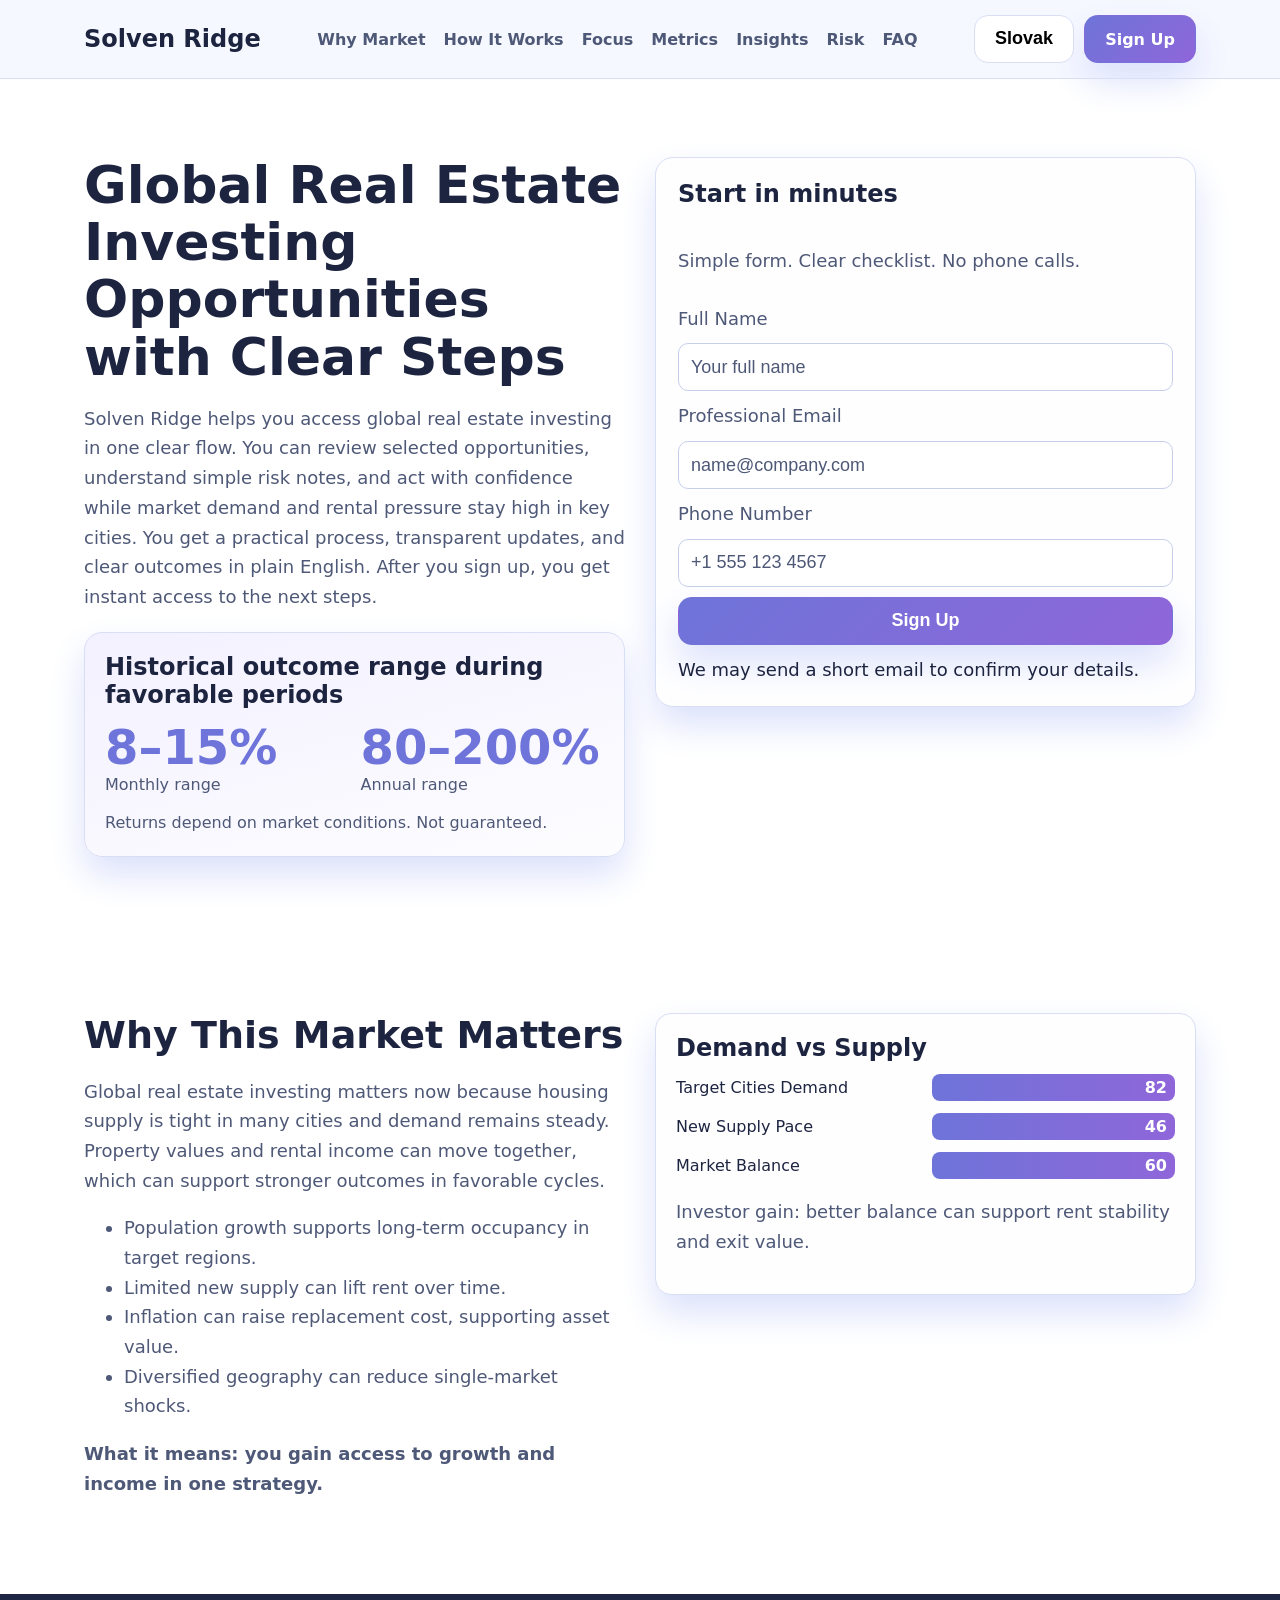
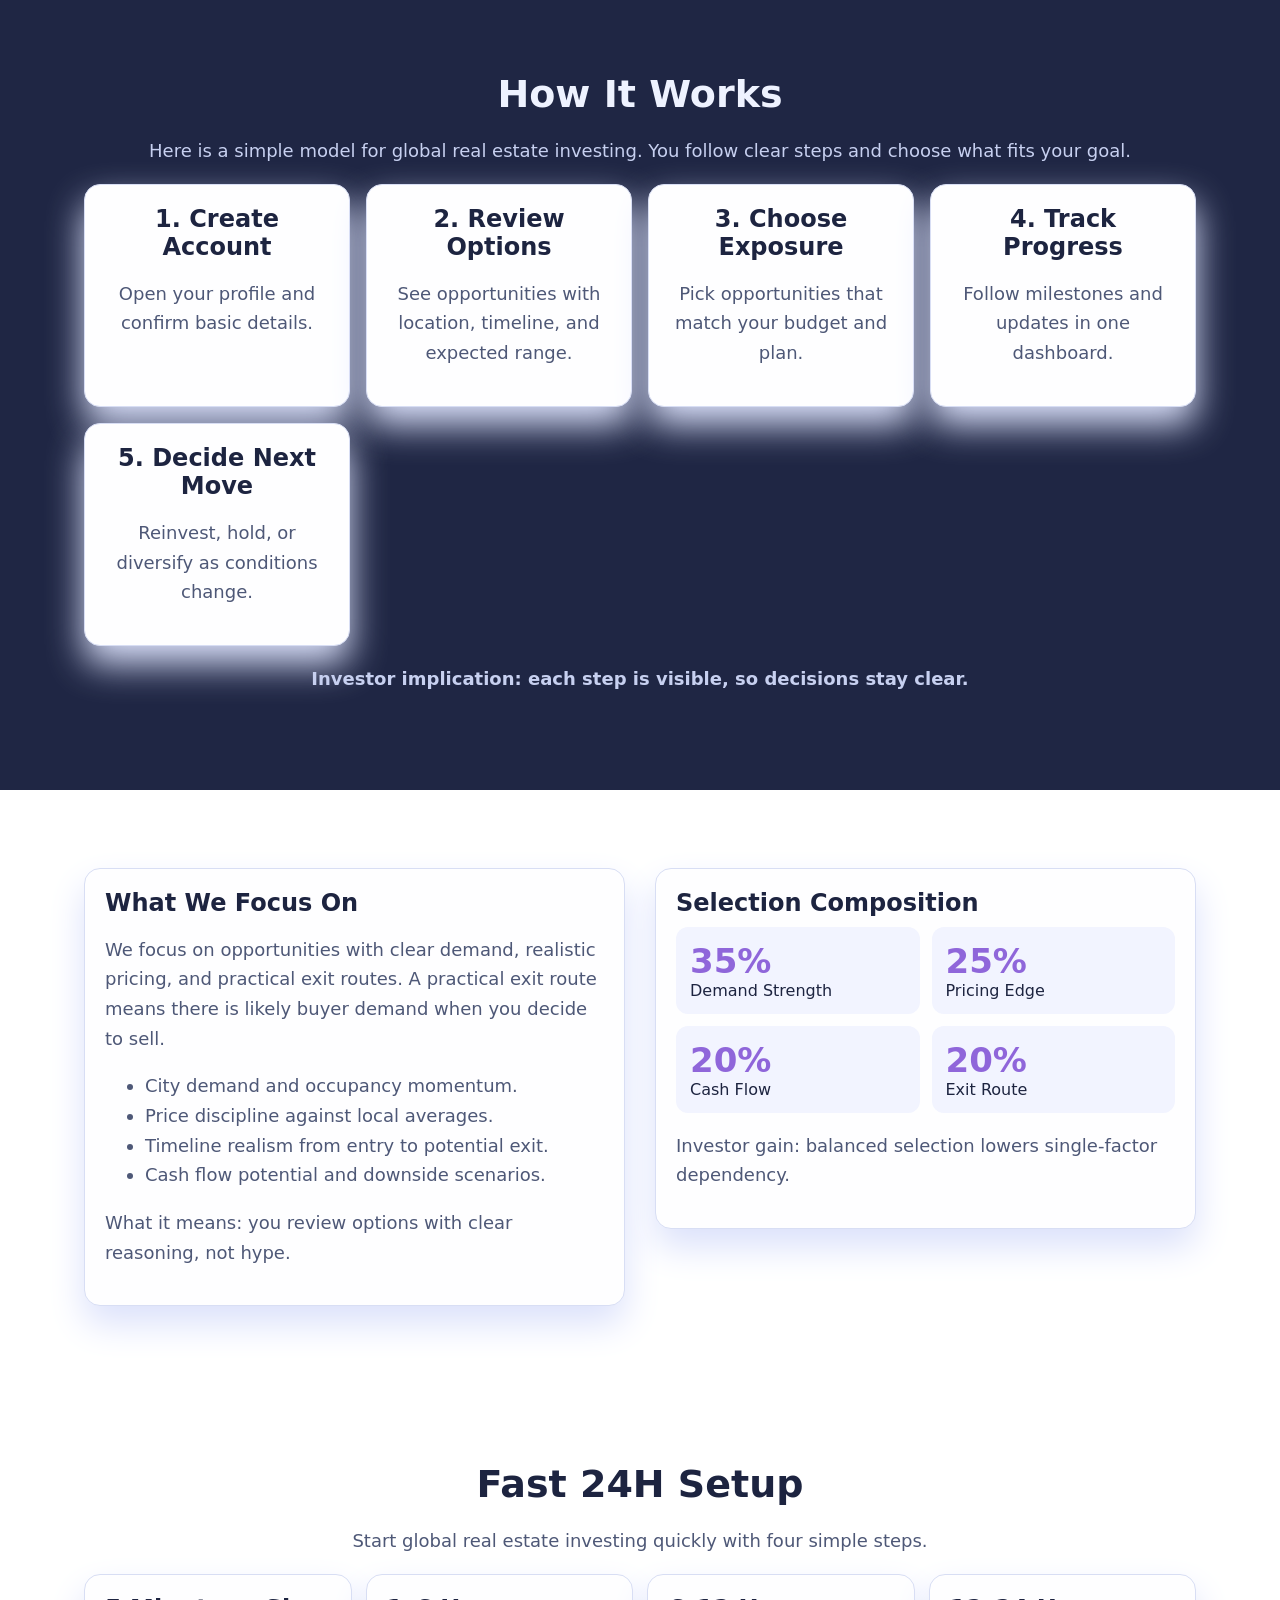
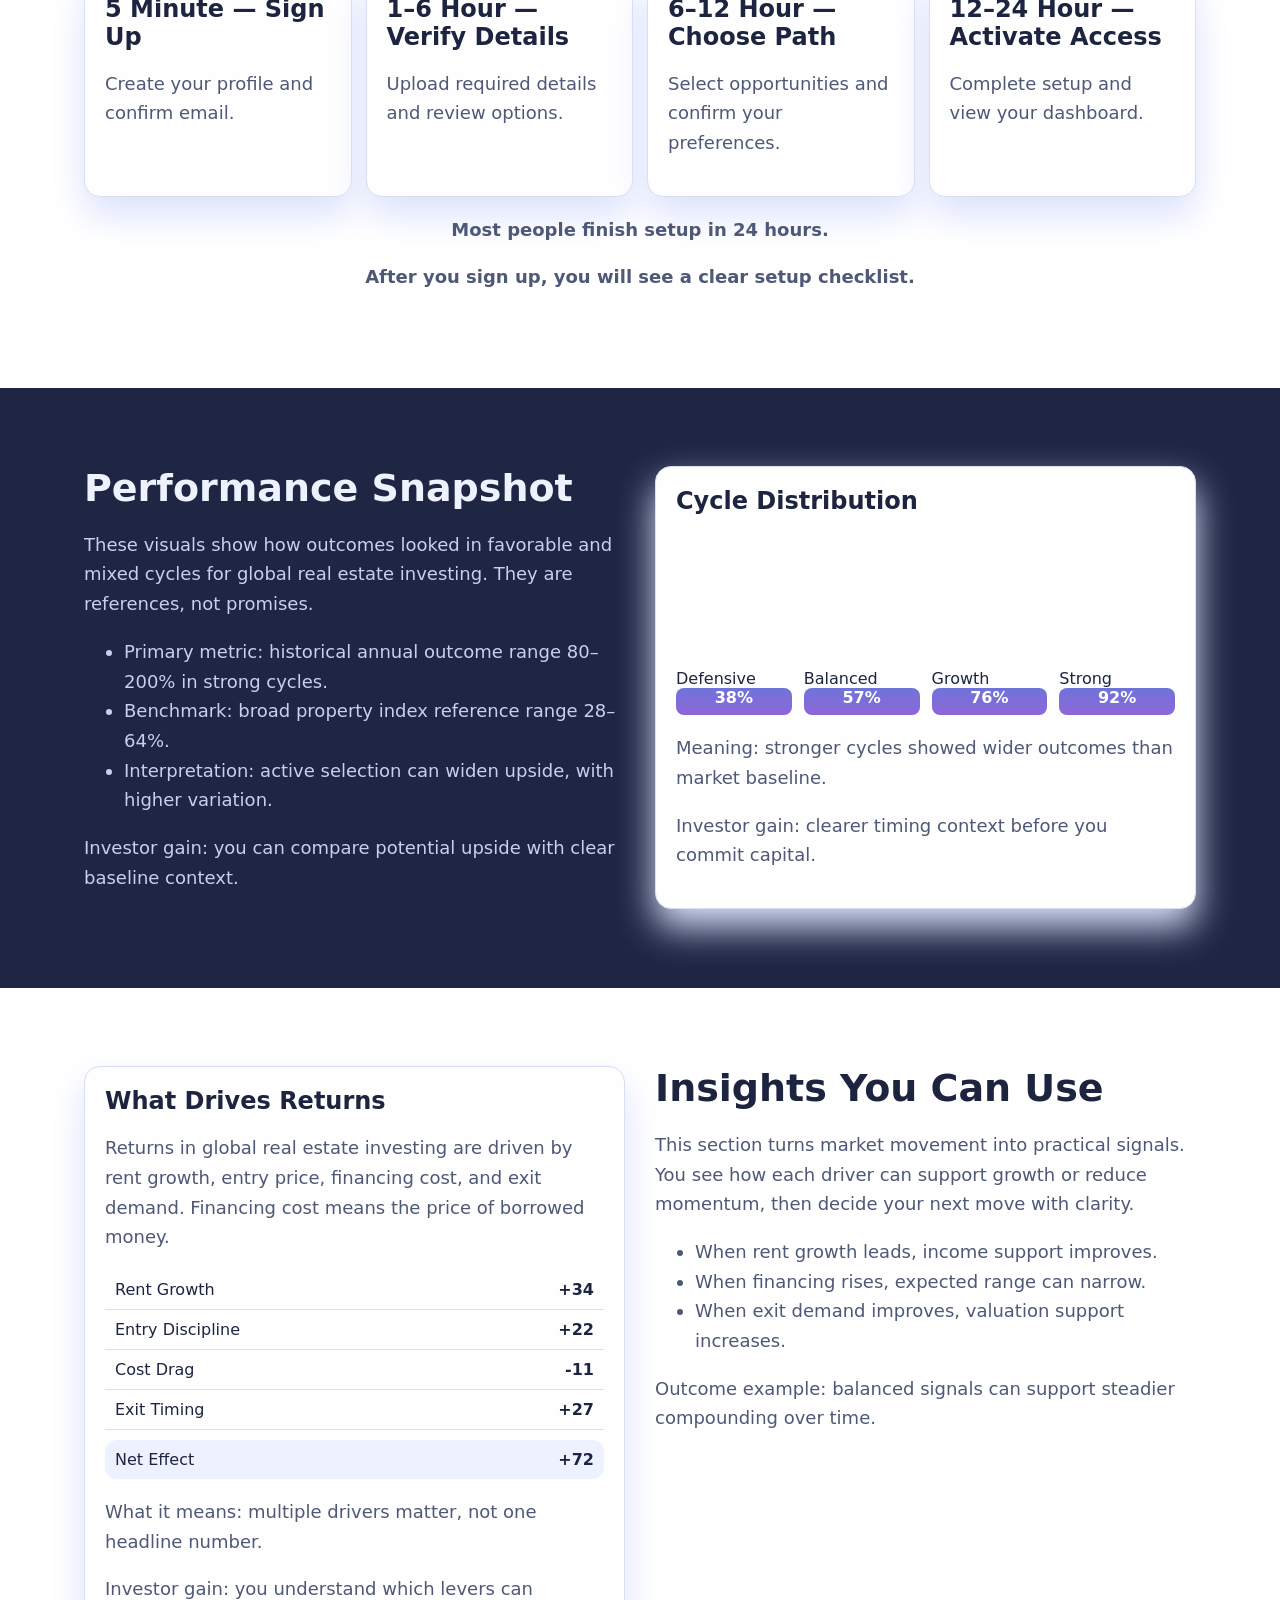
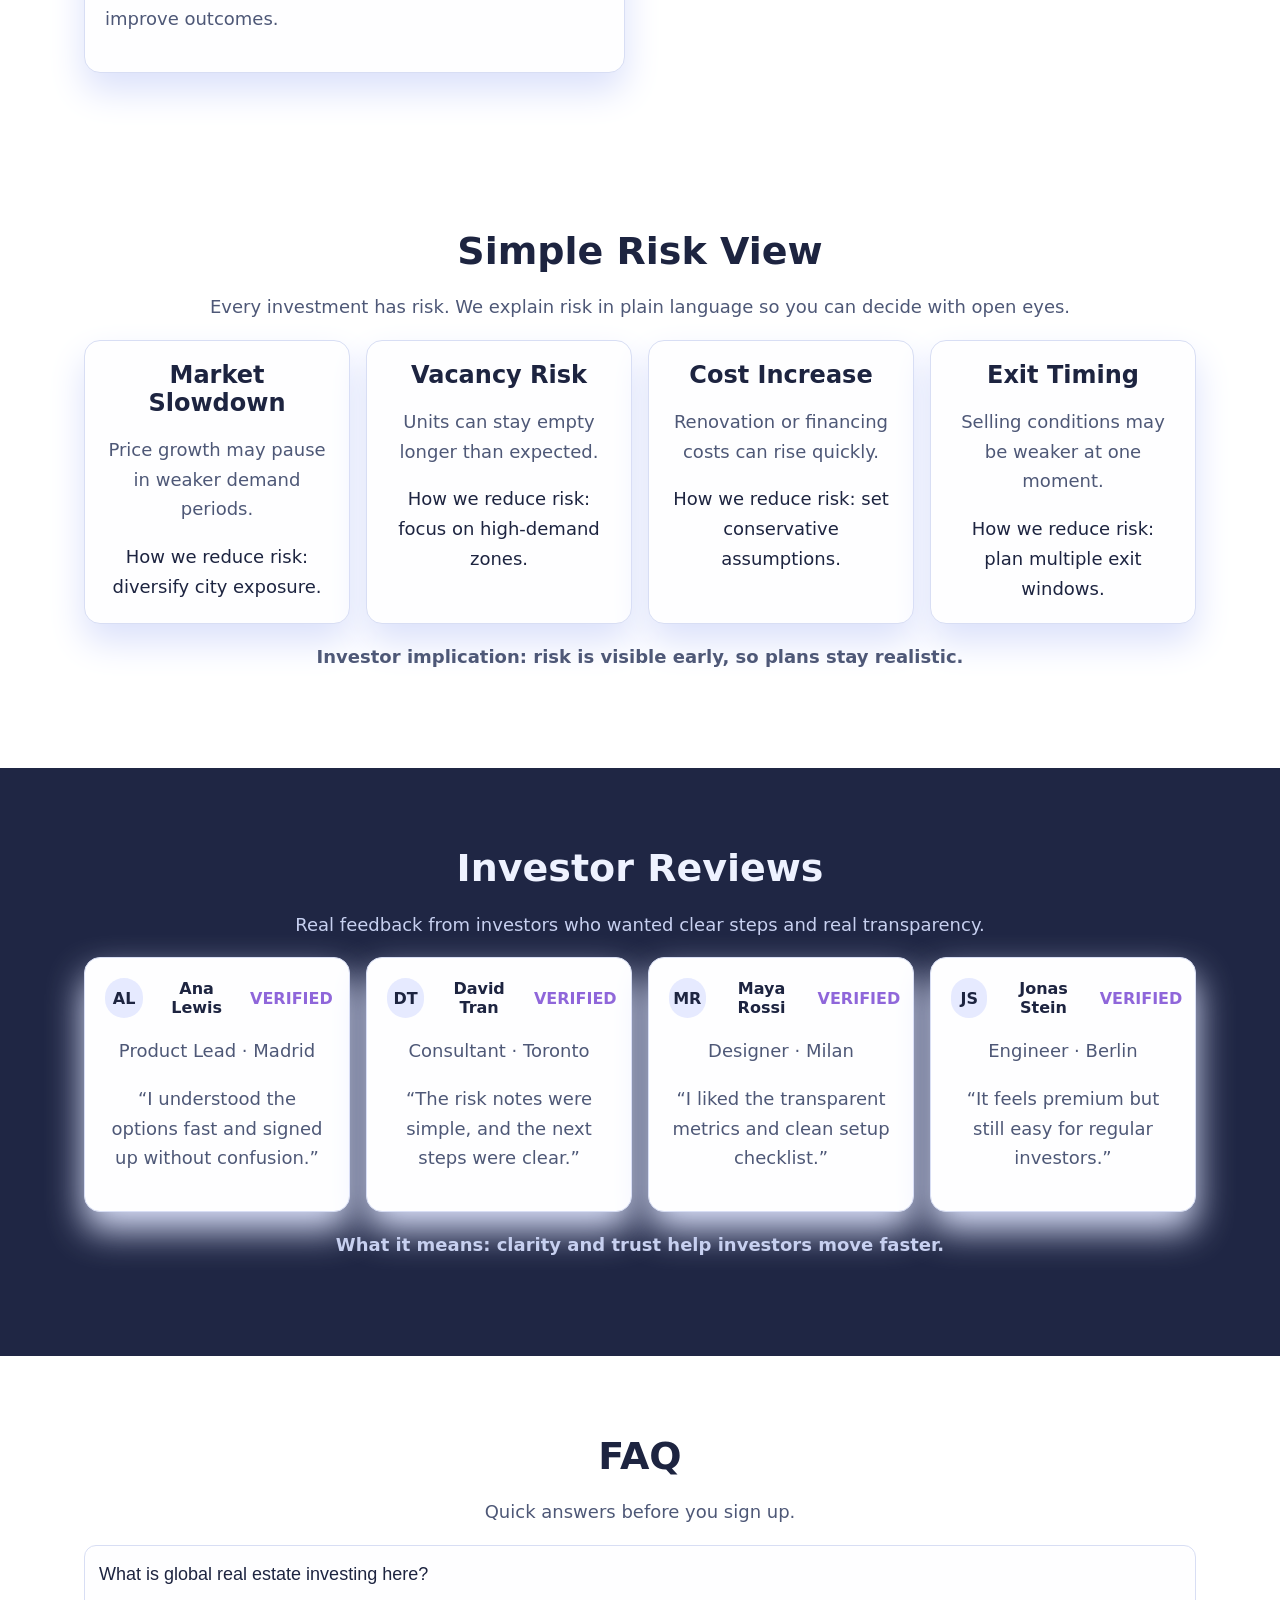
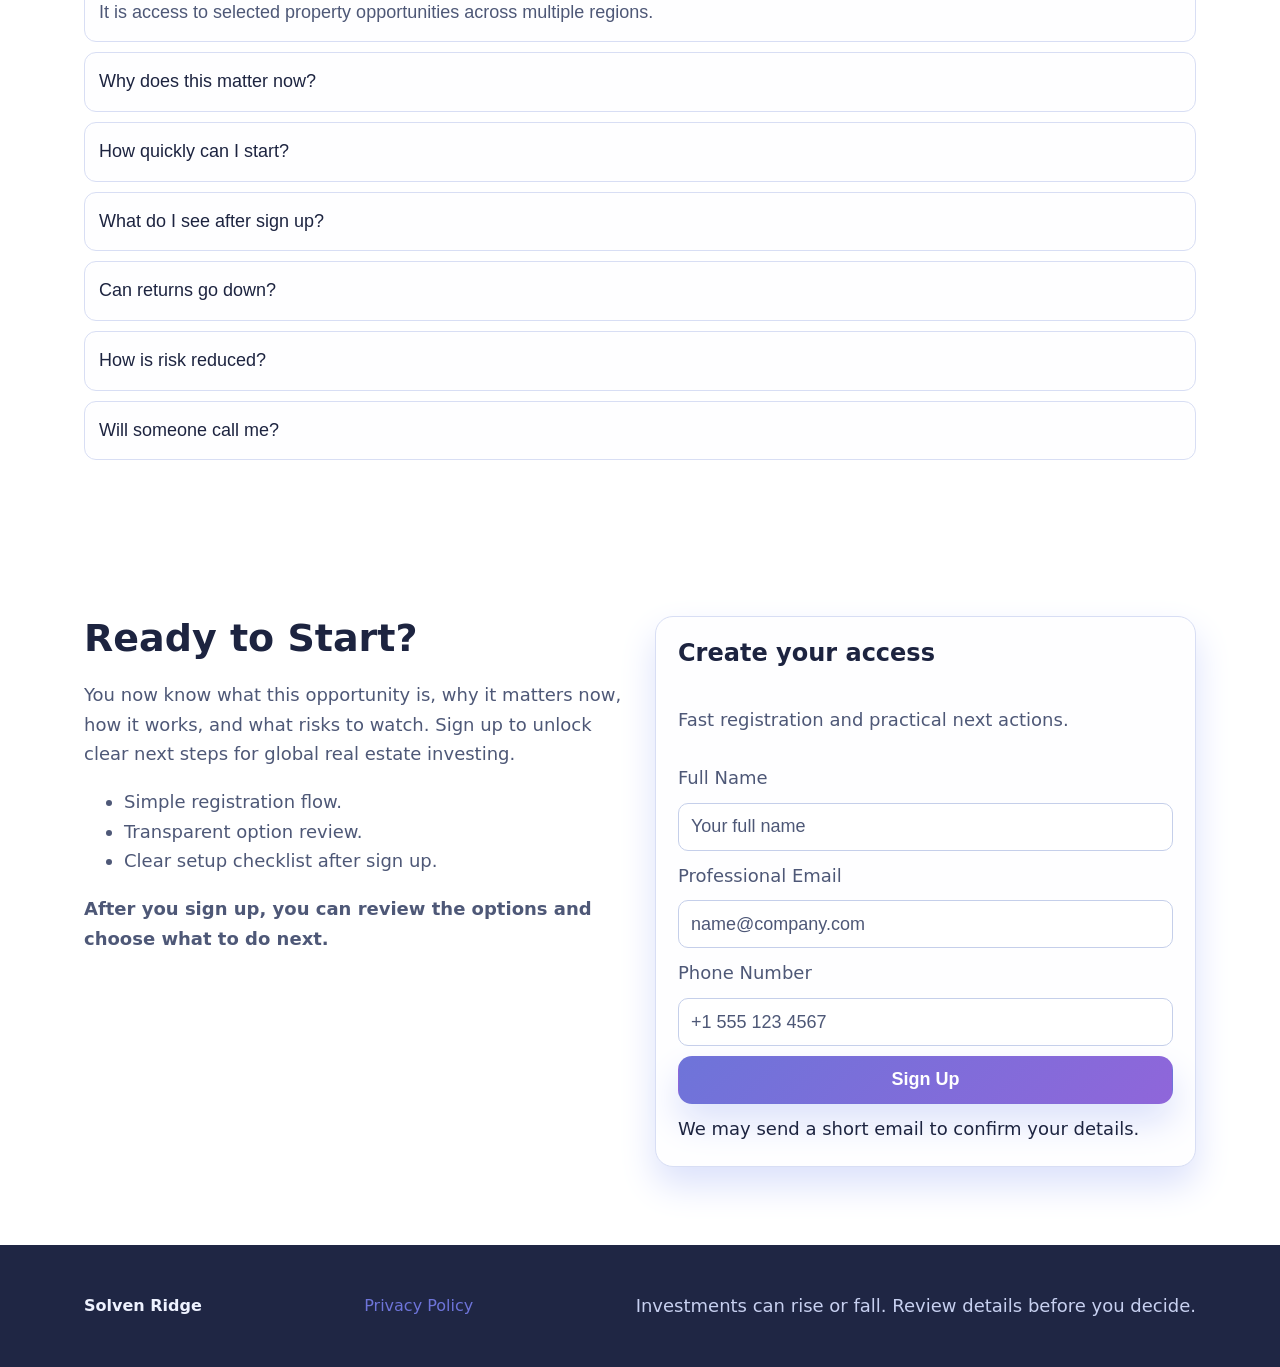
<file: sk/index.html>
<!doctype html>
<html lang="en">
<head>
  <meta charset="UTF-8">
  <meta name="viewport" content="width=device-width, initial-scale=1.0">
  <title>Solven Ridge SK | Property Investment Opportunities</title>
  <meta name="description" content="Review global property investment opportunities and sign up for instant next-step access.">
  <link rel="canonical" href="https://solvenridge.com/sk/index.html">
  <meta property="og:title" content="Solven Ridge SK | Property Investment Opportunities">
  <meta property="og:description" content="Review global property investment opportunities and sign up for instant next-step access.">
  <meta property="og:type" content="website">
  <meta property="og:url" content="https://solvenridge.com/index.html">
  <meta name="twitter:card" content="summary_large_image">
  <meta name="twitter:title" content="Solven Ridge SK | Property Investment Opportunities">
  <meta name="twitter:description" content="Review global property investment opportunities and sign up for instant next-step access.">
  <link rel="alternate" hreflang="en" href="https://solvenridge.com/index.html">
  <link rel="alternate" hreflang="de" href="https://solvenridge.com/de/index.html">
  <link rel="alternate" hreflang="fr" href="https://solvenridge.com/fr/index.html">
  <link rel="alternate" hreflang="es" href="https://solvenridge.com/es/index.html">
  <link rel="alternate" hreflang="it" href="https://solvenridge.com/it/index.html">
  <link rel="alternate" hreflang="tr" href="https://solvenridge.com/tr/index.html">
  <link rel="alternate" hreflang="pt" href="https://solvenridge.com/pt/index.html">
  <link rel="alternate" hreflang="ja" href="https://solvenridge.com/jp/index.html">
  <link rel="alternate" hreflang="sk" href="https://solvenridge.com/sk/index.html">
  <link rel="alternate" hreflang="nl-BE" href="https://solvenridge.com/be/index.html">
  <link rel="alternate" hreflang="x-default" href="https://solvenridge.com/index.html">
  <link rel="stylesheet" href="../assets/style.css">
</head>
<body>
<header class="site-header" id="top">
  <div class="container header-wrap">
    <a class="brand" href="#top">Solven Ridge</a>
    <nav class="main-nav" aria-label="Primary">
      <a href="#why">Why Market</a><a href="#model">How It Works</a><a href="#focus">Focus</a><a href="#metrics">Metrics</a><a href="#insights">Insights</a><a href="#risk">Risk</a><a href="#faq">FAQ</a>
    </nav>
    <div class="header-actions">
      <div class="lang-menu" data-dropdown>
        <button class="lang-pill" aria-expanded="false" aria-controls="lang-list">Slovak</button>
        <div class="lang-list" id="lang-list"><a href="../index.html"><svg class="flag-svg" aria-hidden="true" viewBox="0 0 24 16"><rect width="24" height="16" fill="#e9edf8"></rect><text x="12" y="11" text-anchor="middle" font-size="8" fill="#1d2440">GB</text></svg>English</a>
<a href="../de/index.html"><svg class="flag-svg" aria-hidden="true" viewBox="0 0 24 16"><rect width="24" height="16" fill="#e9edf8"></rect><text x="12" y="11" text-anchor="middle" font-size="8" fill="#1d2440">DE</text></svg>Deutsch</a>
<a href="../fr/index.html"><svg class="flag-svg" aria-hidden="true" viewBox="0 0 24 16"><rect width="24" height="16" fill="#e9edf8"></rect><text x="12" y="11" text-anchor="middle" font-size="8" fill="#1d2440">FR</text></svg>Français</a>
<a href="../es/index.html"><svg class="flag-svg" aria-hidden="true" viewBox="0 0 24 16"><rect width="24" height="16" fill="#e9edf8"></rect><text x="12" y="11" text-anchor="middle" font-size="8" fill="#1d2440">ES</text></svg>Español</a>
<a href="../it/index.html"><svg class="flag-svg" aria-hidden="true" viewBox="0 0 24 16"><rect width="24" height="16" fill="#e9edf8"></rect><text x="12" y="11" text-anchor="middle" font-size="8" fill="#1d2440">IT</text></svg>Italiano</a>
<a href="../tr/index.html"><svg class="flag-svg" aria-hidden="true" viewBox="0 0 24 16"><rect width="24" height="16" fill="#e9edf8"></rect><text x="12" y="11" text-anchor="middle" font-size="8" fill="#1d2440">TR</text></svg>Türkçe</a>
<a href="../pt/index.html"><svg class="flag-svg" aria-hidden="true" viewBox="0 0 24 16"><rect width="24" height="16" fill="#e9edf8"></rect><text x="12" y="11" text-anchor="middle" font-size="8" fill="#1d2440">PT</text></svg>Português</a>
<a href="../jp/index.html"><svg class="flag-svg" aria-hidden="true" viewBox="0 0 24 16"><rect width="24" height="16" fill="#e9edf8"></rect><text x="12" y="11" text-anchor="middle" font-size="8" fill="#1d2440">JP</text></svg>日本語</a>
<a href="../sk/index.html"><svg class="flag-svg" aria-hidden="true" viewBox="0 0 24 16"><rect width="24" height="16" fill="#e9edf8"></rect><text x="12" y="11" text-anchor="middle" font-size="8" fill="#1d2440">SK</text></svg>Slovak</a>
<a href="../be/index.html"><svg class="flag-svg" aria-hidden="true" viewBox="0 0 24 16"><rect width="24" height="16" fill="#e9edf8"></rect><text x="12" y="11" text-anchor="middle" font-size="8" fill="#1d2440">BE</text></svg>Nederlands (BE)</a></div>
      </div>
      <a class="btn btn-primary" href="#signup-final">Sign Up</a>
      <button class="burger" aria-label="Open menu" aria-expanded="false" aria-controls="mobile-drawer"><span></span><span></span><span></span></button>
    </div>
  </div>
</header>
<div class="mobile-overlay" data-close-drawer></div>
<aside id="mobile-drawer" class="mobile-drawer" aria-hidden="true">
  <button class="drawer-close" aria-label="Close menu">✕</button>
  <nav class="drawer-nav" aria-label="Mobile navigation">
      <a href="#why">Why Market</a><a href="#model">How It Works</a><a href="#focus">Focus</a><a href="#metrics">Metrics</a><a href="#insights">Insights</a><a href="#risk">Risk</a><a href="#faq">FAQ</a>
  </nav>
  <div class="drawer-lang"><a href="../index.html">English</a>
<a href="../de/index.html">Deutsch</a>
<a href="../fr/index.html">Français</a>
<a href="../es/index.html">Español</a>
<a href="../it/index.html">Italiano</a>
<a href="../tr/index.html">Türkçe</a>
<a href="../pt/index.html">Português</a>
<a href="../jp/index.html">日本語</a>
<a href="../sk/index.html">Slovak</a>
<a href="../be/index.html">Nederlands (BE)</a></div>
  <a class="btn btn-primary" href="#signup-final">Sign Up</a>
</aside>
<main>
<section class="section light hero" id="hero"><div class="container hero-grid">
<div>
<h1>Global Real Estate Investing Opportunities with Clear Steps</h1>
<p>Solven Ridge helps you access global real estate investing in one clear flow. You can review selected opportunities, understand simple risk notes, and act with confidence while market demand and rental pressure stay high in key cities. You get a practical process, transparent updates, and clear outcomes in plain English. After you sign up, you get instant access to the next steps.</p>
<div class="performance-panel">
  <h3>Historical outcome range during favorable periods</h3>
  <div class="perf-grid"><div><strong>8–15%</strong><span>Monthly range</span></div><div><strong>80–200%</strong><span>Annual range</span></div></div>
  <p class="micro">Returns depend on market conditions. Not guaranteed.</p>
</div>
</div>
<form class="form-card" id="signup-hero"><h3 class="form-title">Start in minutes</h3><p class="form-sub">Simple form. Clear checklist. No phone calls.</p>
<label for="n1">Full Name</label><input id="n1" placeholder="Your full name" required>
<label for="e1">Professional Email</label><input id="e1" type="email" placeholder="name@company.com" required>
<label for="p1">Phone Number</label><input id="p1" type="tel" placeholder="+1 555 123 4567" required>
<button class="btn btn-primary" type="submit">Sign Up</button><small>We may send a short email to confirm your details.</small></form>
</div></section>
<section class="section light" id="why"><div class="container split alt"><div><h2>Why This Market Matters</h2><p>Global real estate investing matters now because housing supply is tight in many cities and demand remains steady. Property values and rental income can move together, which can support stronger outcomes in favorable cycles.</p><ul><li>Population growth supports long-term occupancy in target regions.</li><li>Limited new supply can lift rent over time.</li><li>Inflation can raise replacement cost, supporting asset value.</li><li>Diversified geography can reduce single-market shocks.</li></ul><p class="meaning">What it means: you gain access to growth and income in one strategy.</p></div><div class="card visual-card"><h3>Demand vs Supply</h3><div class="compare-bars"><div><span>Target Cities Demand</span><b style="--w:82%">82</b></div><div><span>New Supply Pace</span><b style="--w:46%">46</b></div><div><span>Market Balance</span><b style="--w:60%">60</b></div></div><p>Investor gain: better balance can support rent stability and exit value.</p></div></div></section>
<section class="section dark" id="model"><div class="container centered"><h2>How It Works</h2><p>Here is a simple model for global real estate investing. You follow clear steps and choose what fits your goal.</p><div class="steps-grid"><article class="card"><h3>1. Create Account</h3><p>Open your profile and confirm basic details.</p></article><article class="card"><h3>2. Review Options</h3><p>See opportunities with location, timeline, and expected range.</p></article><article class="card"><h3>3. Choose Exposure</h3><p>Pick opportunities that match your budget and plan.</p></article><article class="card"><h3>4. Track Progress</h3><p>Follow milestones and updates in one dashboard.</p></article><article class="card"><h3>5. Decide Next Move</h3><p>Reinvest, hold, or diversify as conditions change.</p></article></div><p class="meaning">Investor implication: each step is visible, so decisions stay clear.</p></div></section>
<section class="section light" id="focus"><div class="container split"><div class="card"><h3>What We Focus On</h3><p>We focus on opportunities with clear demand, realistic pricing, and practical exit routes. A practical exit route means there is likely buyer demand when you decide to sell.</p><ul><li>City demand and occupancy momentum.</li><li>Price discipline against local averages.</li><li>Timeline realism from entry to potential exit.</li><li>Cash flow potential and downside scenarios.</li></ul><p>What it means: you review options with clear reasoning, not hype.</p></div><div class="card selection-tiles"><h3>Selection Composition</h3><div class="tile-grid"><div><strong>35%</strong><span>Demand Strength</span></div><div><strong>25%</strong><span>Pricing Edge</span></div><div><strong>20%</strong><span>Cash Flow</span></div><div><strong>20%</strong><span>Exit Route</span></div></div><p>Investor gain: balanced selection lowers single-factor dependency.</p></div></div></section>
<section class="section light" id="process"><div class="container centered"><h2>Fast 24H Setup</h2><p>Start global real estate investing quickly with four simple steps.</p><div class="process-line"><div class="card"><h3>5 Minute — Sign Up</h3><p>Create your profile and confirm email.</p></div><div class="card"><h3>1–6 Hour — Verify Details</h3><p>Upload required details and review options.</p></div><div class="card"><h3>6–12 Hour — Choose Path</h3><p>Select opportunities and confirm your preferences.</p></div><div class="card"><h3>12–24 Hour — Activate Access</h3><p>Complete setup and view your dashboard.</p></div></div><p class="meaning">Most people finish setup in 24 hours.</p><p class="meaning">After you sign up, you will see a clear setup checklist.</p></div></section>
<section class="section dark" id="metrics"><div class="container split alt"><div><h2>Performance Snapshot</h2><p>These visuals show how outcomes looked in favorable and mixed cycles for global real estate investing. They are references, not promises.</p><ul><li>Primary metric: historical annual outcome range 80–200% in strong cycles.</li><li>Benchmark: broad property index reference range 28–64%.</li><li>Interpretation: active selection can widen upside, with higher variation.</li></ul><p>Investor gain: you can compare potential upside with clear baseline context.</p></div><div class="card"><h3>Cycle Distribution</h3><div class="vertical-bars"><div><span>Defensive</span><b style="--h:38%">38%</b></div><div><span>Balanced</span><b style="--h:57%">57%</b></div><div><span>Growth</span><b style="--h:76%">76%</b></div><div><span>Strong</span><b style="--h:92%">92%</b></div></div><p>Meaning: stronger cycles showed wider outcomes than market baseline.</p><p class="muted">Investor gain: clearer timing context before you commit capital.</p></div></div></section>
<section class="section light" id="insights"><div class="container split"><div class="card"><h3>What Drives Returns</h3><p>Returns in global real estate investing are driven by rent growth, entry price, financing cost, and exit demand. Financing cost means the price of borrowed money.</p><div class="waterfall"><div><span>Rent Growth</span><b>+34</b></div><div><span>Entry Discipline</span><b>+22</b></div><div><span>Cost Drag</span><b>-11</b></div><div><span>Exit Timing</span><b>+27</b></div><div class="total"><span>Net Effect</span><b>+72</b></div></div><p>What it means: multiple drivers matter, not one headline number.</p><p class="muted">Investor gain: you understand which levers can improve outcomes.</p></div><div><h2>Insights You Can Use</h2><p>This section turns market movement into practical signals. You see how each driver can support growth or reduce momentum, then decide your next move with clarity.</p><ul><li>When rent growth leads, income support improves.</li><li>When financing rises, expected range can narrow.</li><li>When exit demand improves, valuation support increases.</li></ul><p>Outcome example: balanced signals can support steadier compounding over time.</p></div></div></section>
<section class="section light" id="risk"><div class="container centered"><h2>Simple Risk View</h2><p>Every investment has risk. We explain risk in plain language so you can decide with open eyes.</p><div class="risk-matrix"><div class="card"><h3>Market Slowdown</h3><p>Price growth may pause in weaker demand periods.</p><small>How we reduce risk: diversify city exposure.</small></div><div class="card"><h3>Vacancy Risk</h3><p>Units can stay empty longer than expected.</p><small>How we reduce risk: focus on high-demand zones.</small></div><div class="card"><h3>Cost Increase</h3><p>Renovation or financing costs can rise quickly.</p><small>How we reduce risk: set conservative assumptions.</small></div><div class="card"><h3>Exit Timing</h3><p>Selling conditions may be weaker at one moment.</p><small>How we reduce risk: plan multiple exit windows.</small></div></div><p class="meaning">Investor implication: risk is visible early, so plans stay realistic.</p></div></section>
<section class="section dark" id="reviews"><div class="container centered"><h2>Investor Reviews</h2><p>Real feedback from investors who wanted clear steps and real transparency.</p><div class="review-grid">
<article class="card"><div class="review-head"><span class="avatar">AL</span><strong>Ana Lewis</strong><em>VERIFIED</em></div><p class="muted">Product Lead · Madrid</p><p>“I understood the options fast and signed up without confusion.”</p></article>
<article class="card"><div class="review-head"><span class="avatar">DT</span><strong>David Tran</strong><em>VERIFIED</em></div><p class="muted">Consultant · Toronto</p><p>“The risk notes were simple, and the next steps were clear.”</p></article>
<article class="card"><div class="review-head"><span class="avatar">MR</span><strong>Maya Rossi</strong><em>VERIFIED</em></div><p class="muted">Designer · Milan</p><p>“I liked the transparent metrics and clean setup checklist.”</p></article>
<article class="card"><div class="review-head"><span class="avatar">JS</span><strong>Jonas Stein</strong><em>VERIFIED</em></div><p class="muted">Engineer · Berlin</p><p>“It feels premium but still easy for regular investors.”</p></article>
</div><p class="meaning">What it means: clarity and trust help investors move faster.</p></div></section>
<section class="section light" id="faq"><div class="container centered"><h2>FAQ</h2><p>Quick answers before you sign up.</p><div class="faq-list">
<button class="faq-item" aria-expanded="true"><span>What is global real estate investing here?</span><div>It is access to selected property opportunities across multiple regions.</div></button>
<button class="faq-item" aria-expanded="false"><span>Why does this matter now?</span><div>Demand and supply gaps in key markets create potential growth windows.</div></button>
<button class="faq-item" aria-expanded="false"><span>How quickly can I start?</span><div>Most people finish setup in 24 hours.</div></button>
<button class="faq-item" aria-expanded="false"><span>What do I see after sign up?</span><div>After you sign up, you can review the options and choose what to do next.</div></button>
<button class="faq-item" aria-expanded="false"><span>Can returns go down?</span><div>Yes. Market conditions can reduce outcomes in some periods.</div></button>
<button class="faq-item" aria-expanded="false"><span>How is risk reduced?</span><div>Through diversified selection, price discipline, and clear scenario planning.</div></button>
<button class="faq-item" aria-expanded="false"><span>Will someone call me?</span><div>No phone calls are required; setup is fully online.</div></button>
</div></div></section>
<section class="section light" id="signup-final"><div class="container hero-grid"><div><h2>Ready to Start?</h2><p>You now know what this opportunity is, why it matters now, how it works, and what risks to watch. Sign up to unlock clear next steps for global real estate investing.</p><ul><li>Simple registration flow.</li><li>Transparent option review.</li><li>Clear setup checklist after sign up.</li></ul><p class="meaning">After you sign up, you can review the options and choose what to do next.</p></div>
<form class="form-card" id="signup-final-form"><h3 class="form-title">Create your access</h3><p class="form-sub">Fast registration and practical next actions.</p>
<label for="n2">Full Name</label><input id="n2" placeholder="Your full name" required>
<label for="e2">Professional Email</label><input id="e2" type="email" placeholder="name@company.com" required>
<label for="p2">Phone Number</label><input id="p2" type="tel" placeholder="+1 555 123 4567" required>
<button class="btn btn-primary" type="submit">Sign Up</button><small>We may send a short email to confirm your details.</small></form></div></section>
</main>
<footer class="site-footer section dark"><div class="container footer-wrap"><strong>Solven Ridge</strong><a href="#" data-open-modal>Privacy Policy</a><p>Investments can rise or fall. Review details before you decide.</p></div></footer>
<div class="modal" id="privacy-modal" aria-hidden="true" role="dialog" aria-modal="true" aria-labelledby="privacy-title"><div class="modal-panel"><button class="modal-x" aria-label="Close privacy">✕</button><h3 id="privacy-title">Privacy Policy</h3><div class="modal-content"><h4>Introduction</h4><p>We explain how we handle your data in clear language.</p><h4>Data collection</h4><p>We collect your name, email, phone, and basic usage data.</p><h4>Legal basis</h4><p>We process data to deliver access and meet legal duties.</p><h4>Cookies</h4><p>Cookies help with sign-in, security, and site performance.</p><h4>Retention</h4><p>We keep data only as long as needed for service.</p><h4>Third-party sharing</h4><p>We share data with trusted providers needed to run the platform.</p><h4>Security</h4><p>We use access controls and encryption to protect information.</p><h4>User rights</h4><p>You can request access, correction, deletion, or export of your data.</p><h4>International transfers</h4><p>Your data may be processed in other countries with safeguards.</p><h4>Industry risk disclosure</h4><p>Investment markets can change quickly and outcomes are not guaranteed.</p><h4>Contact</h4><p>Email privacy@solvenridge.com for privacy requests.</p></div><div class="modal-footer"><button class="btn btn-ghost" data-close-modal>Close</button></div></div></div>
<script type="application/ld+json">{"@context":"https://schema.org","@graph":[{"@type":"Organization","name":"Solven Ridge","url":"https://solvenridge.com"},{"@type":"WebSite","name":"Solven Ridge","url":"https://solvenridge.com"},{"@type":"FAQPage","mainEntity":[{"@type":"Question","name":"What is global real estate investing here?","acceptedAnswer":{"@type":"Answer","text":"It is access to selected property opportunities across multiple regions."}},{"@type":"Question","name":"How quickly can I start?","acceptedAnswer":{"@type":"Answer","text":"Most people finish setup in 24 hours."}}]},{"@type":"Review","author":{"@type":"Person","name":"Ana Lewis"},"reviewBody":"I understood the options fast and signed up without confusion.","reviewRating":{"@type":"Rating","ratingValue":"5","bestRating":"5"}}]}</script>
<script src="../assets/app.js" defer></script>
</body></html>
</file>
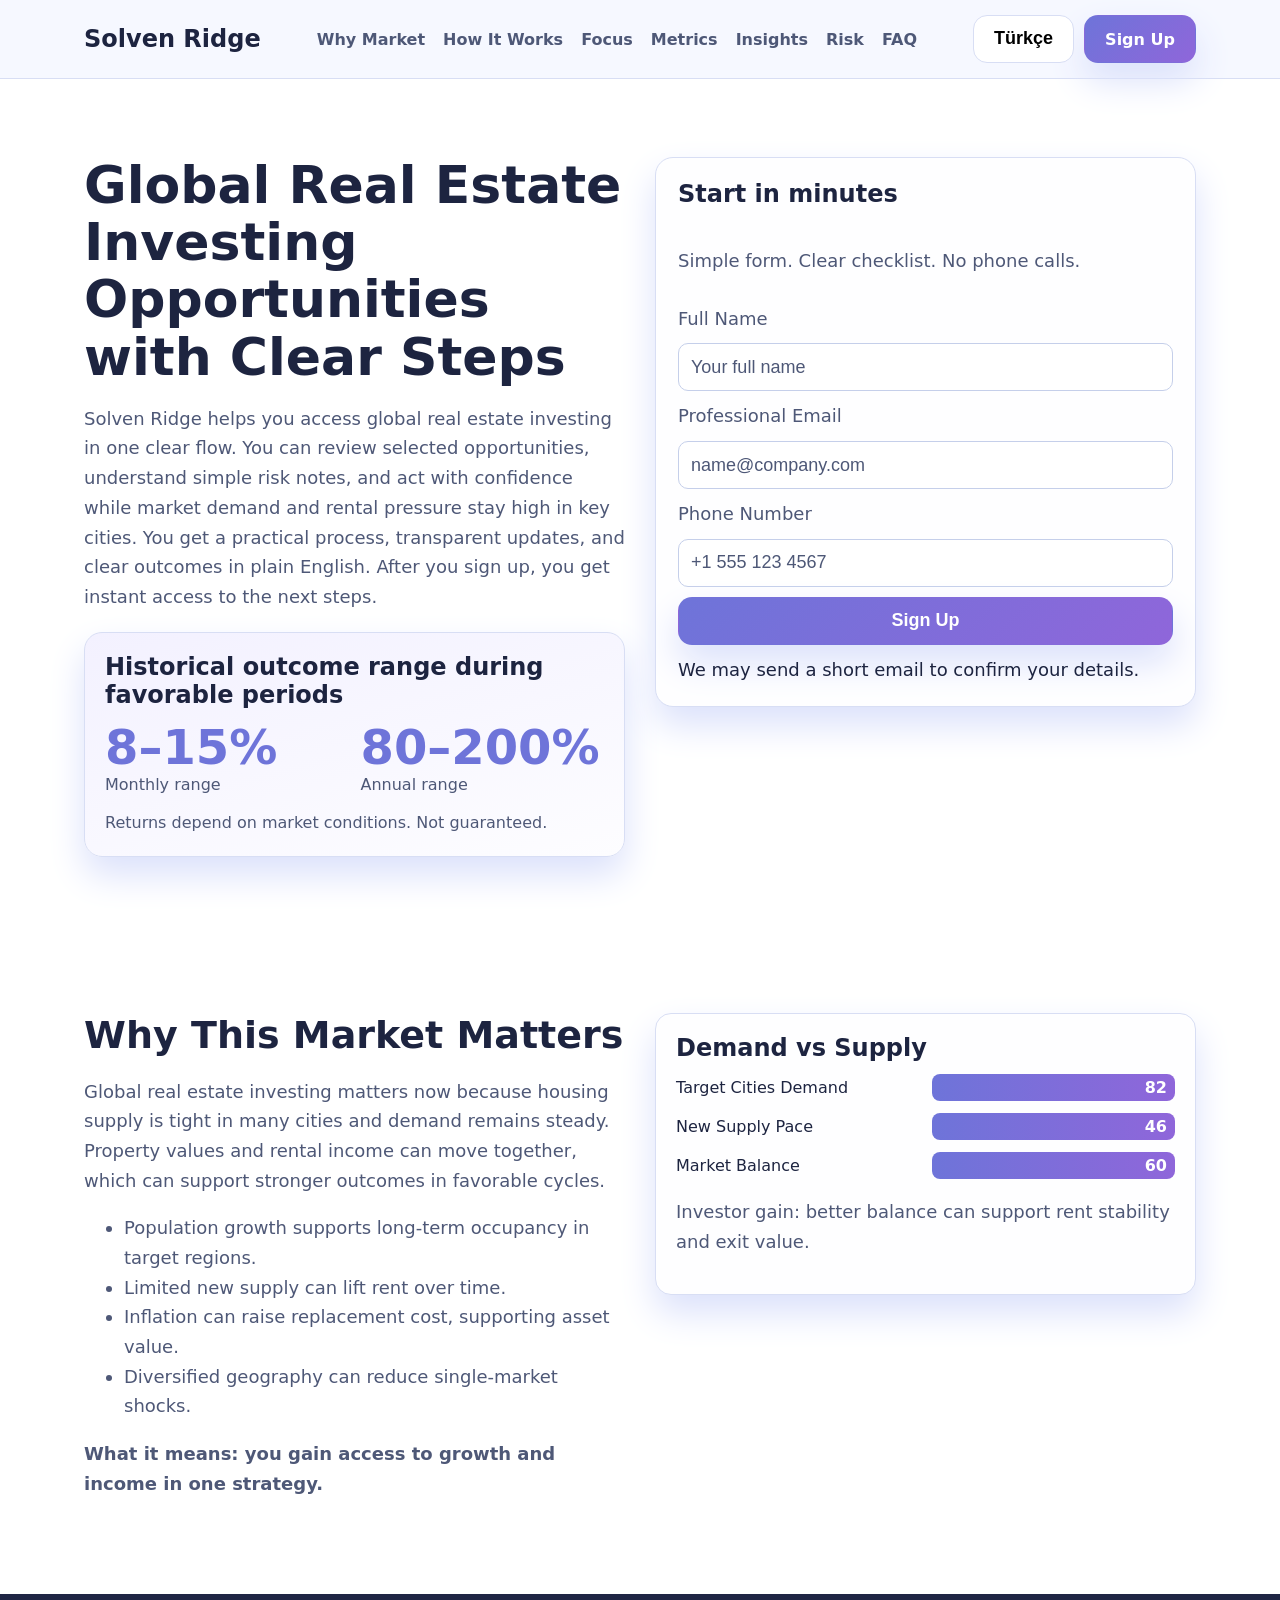
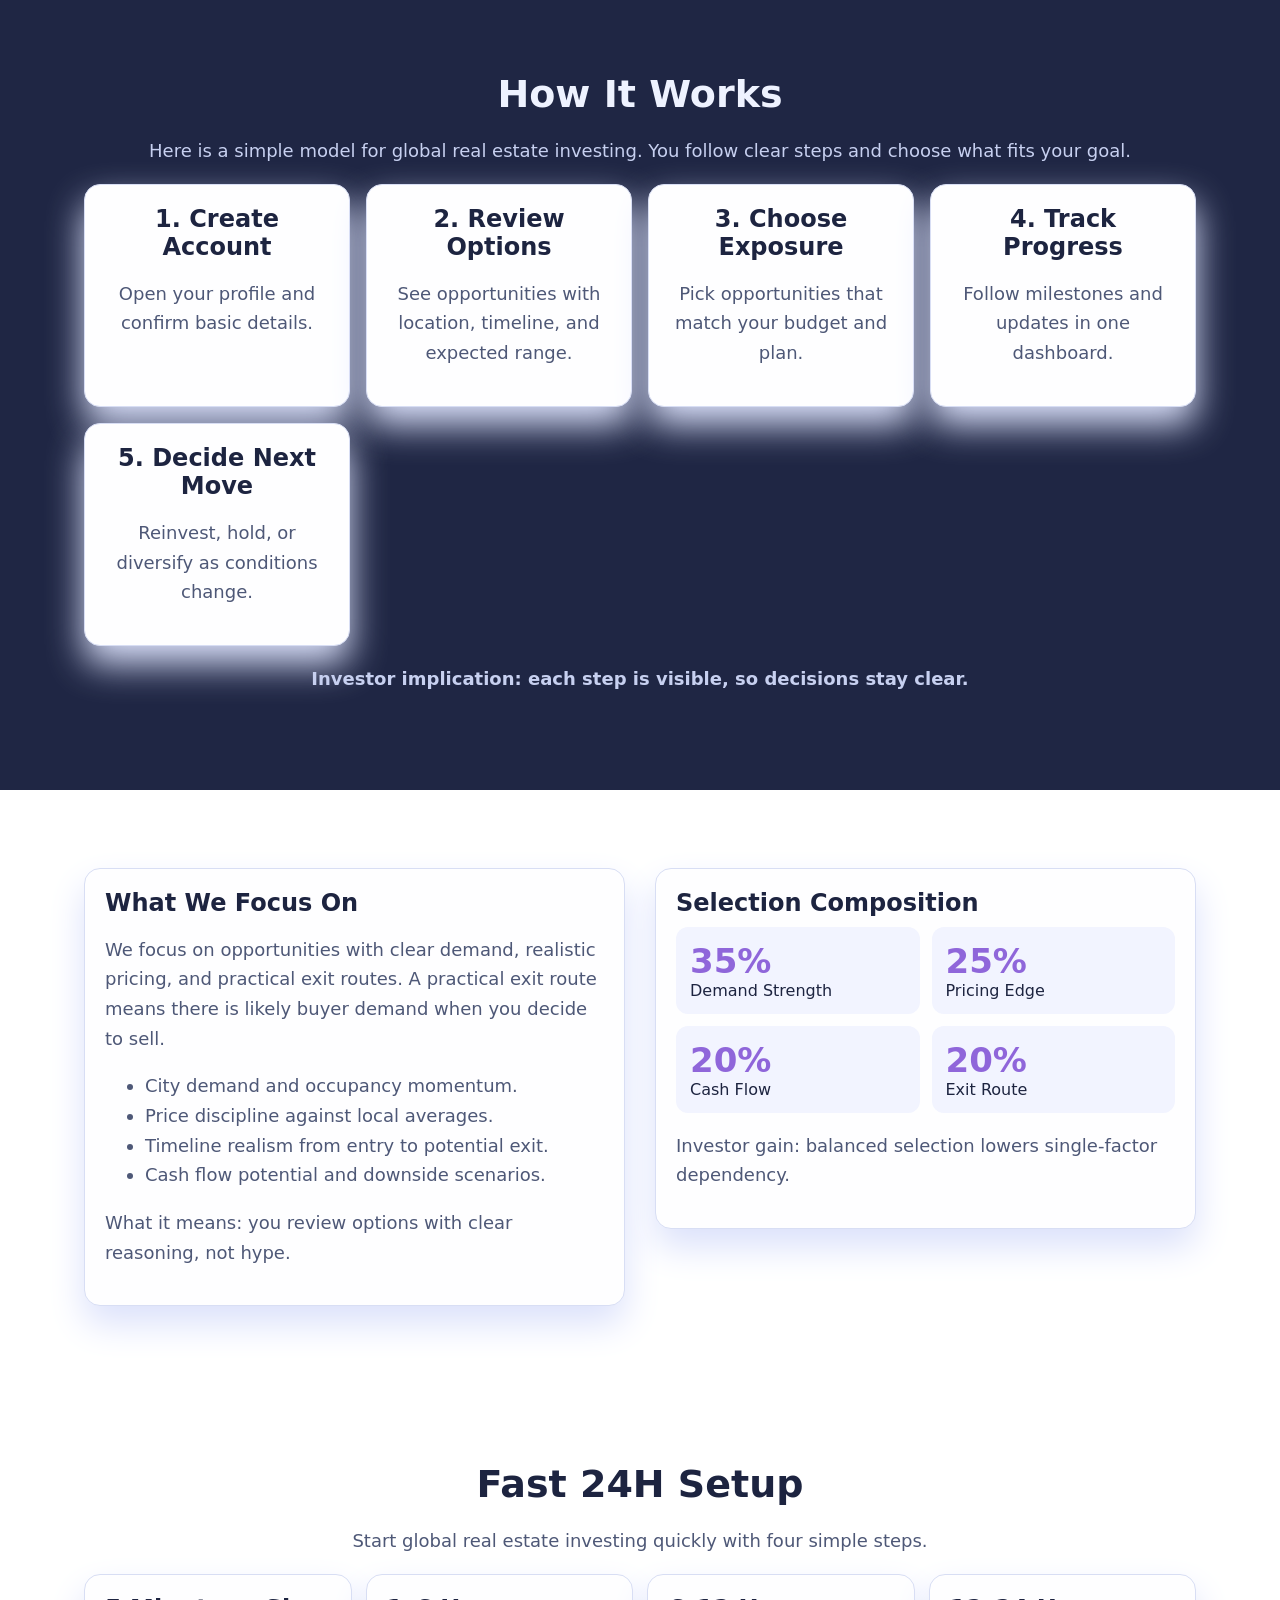
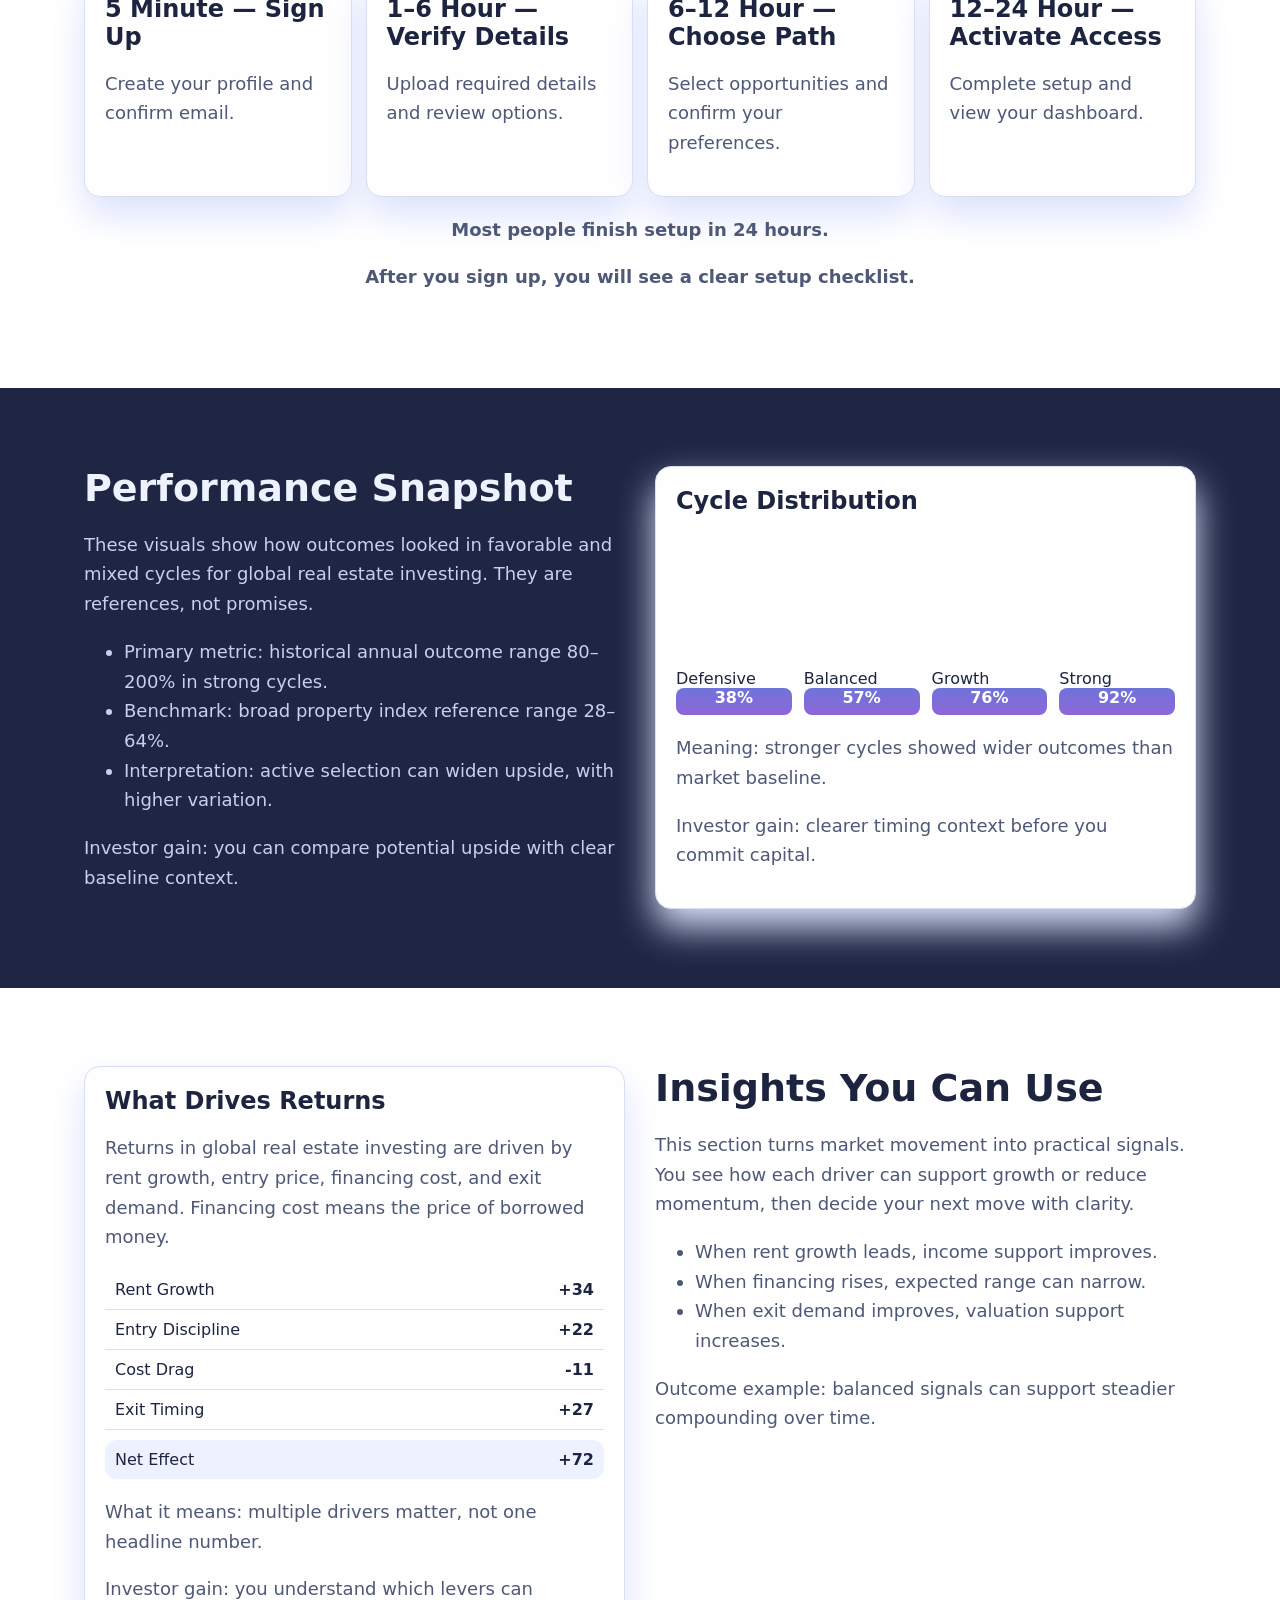
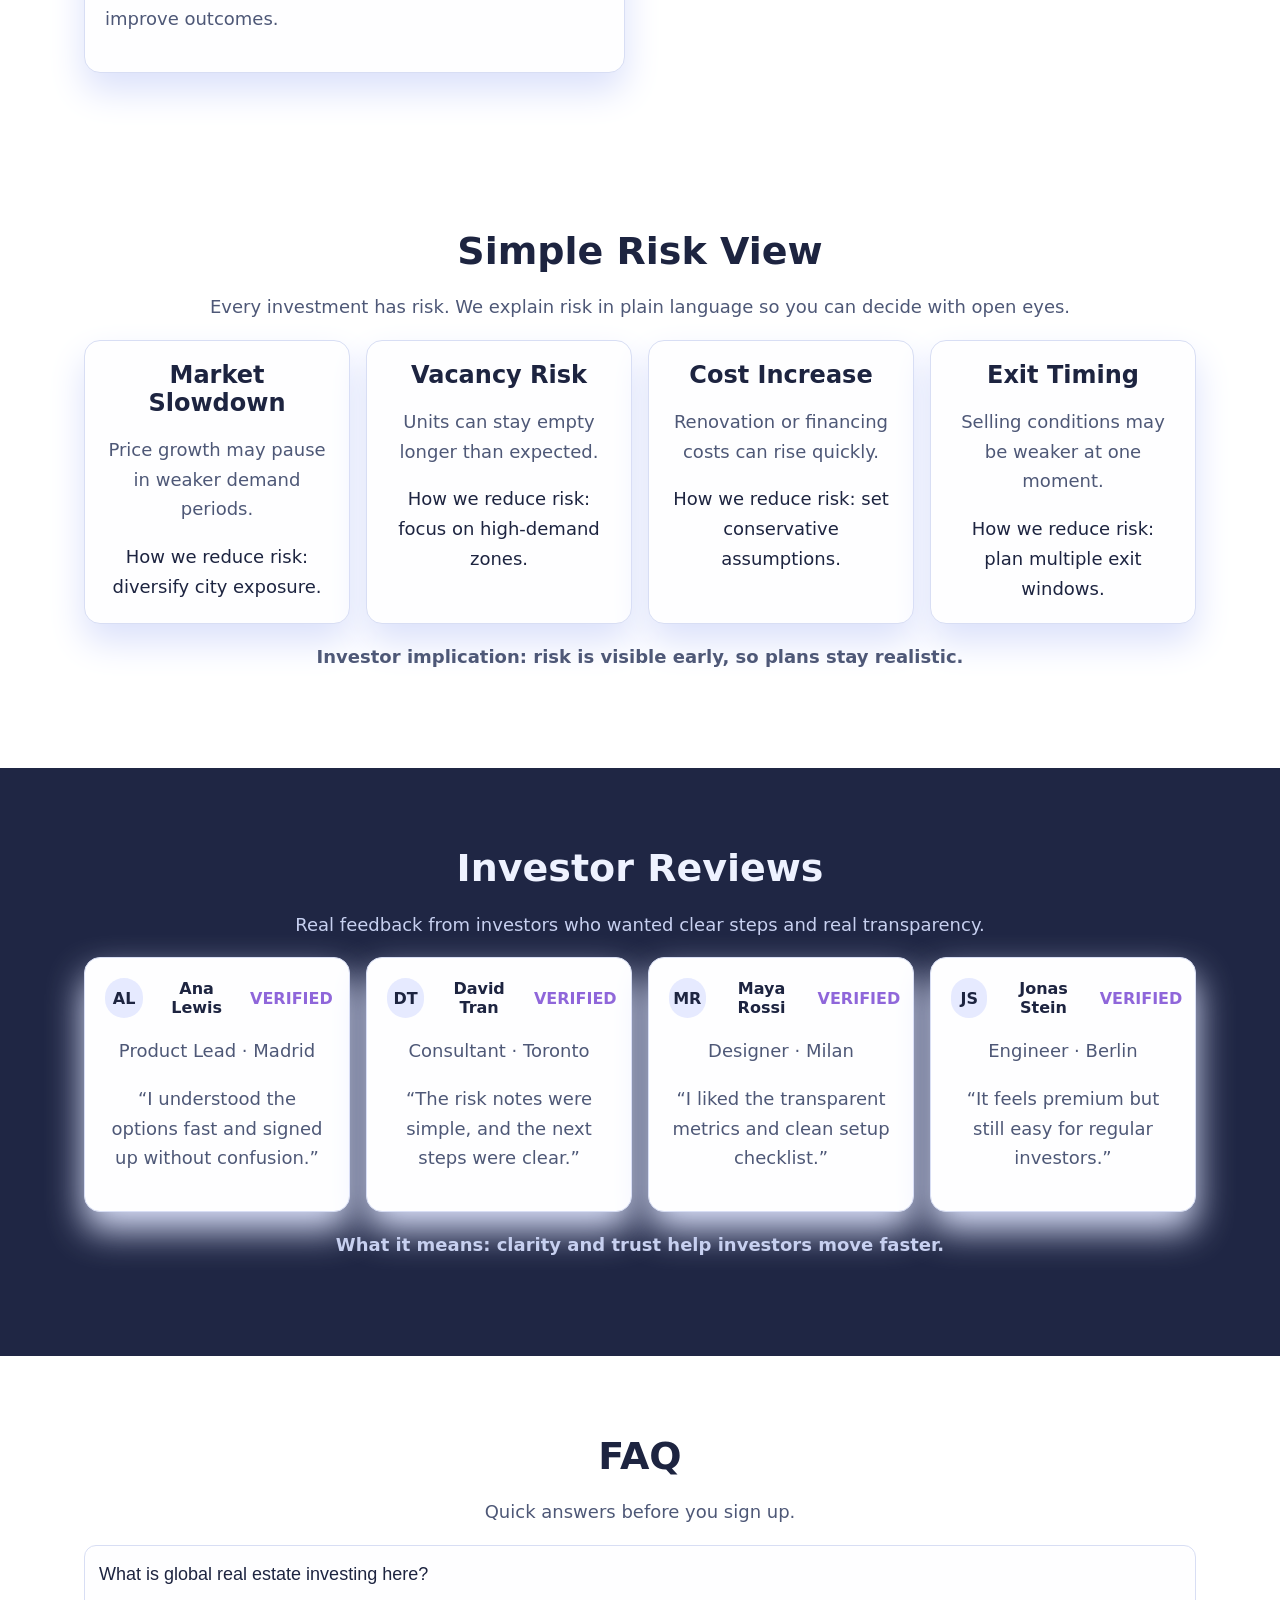
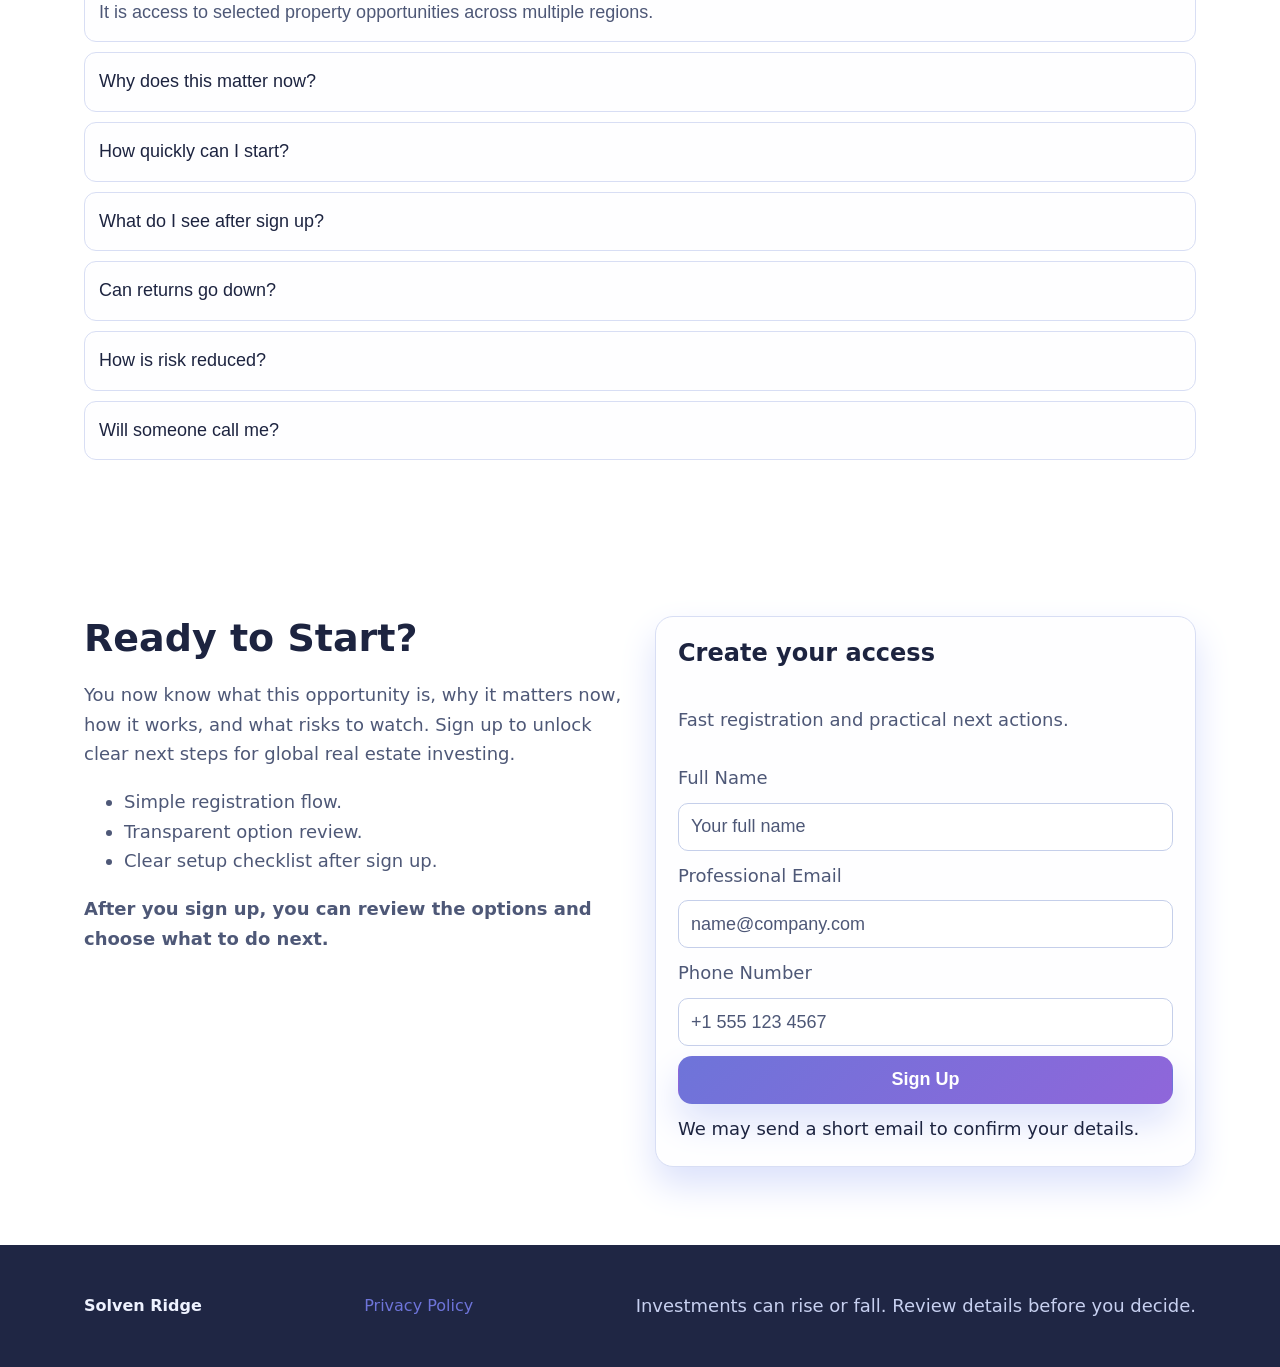
<file: tr/index.html>
<!doctype html>
<html lang="en">
<head>
  <meta charset="UTF-8">
  <meta name="viewport" content="width=device-width, initial-scale=1.0">
  <title>Solven Ridge TR | Global Property Investing</title>
  <meta name="description" content="Find global property investing opportunities with plain-English explanations and practical risk notes.">
  <link rel="canonical" href="https://solvenridge.com/tr/index.html">
  <meta property="og:title" content="Solven Ridge TR | Global Property Investing">
  <meta property="og:description" content="Find global property investing opportunities with plain-English explanations and practical risk notes.">
  <meta property="og:type" content="website">
  <meta property="og:url" content="https://solvenridge.com/index.html">
  <meta name="twitter:card" content="summary_large_image">
  <meta name="twitter:title" content="Solven Ridge TR | Global Property Investing">
  <meta name="twitter:description" content="Find global property investing opportunities with plain-English explanations and practical risk notes.">
  <link rel="alternate" hreflang="en" href="https://solvenridge.com/index.html">
  <link rel="alternate" hreflang="de" href="https://solvenridge.com/de/index.html">
  <link rel="alternate" hreflang="fr" href="https://solvenridge.com/fr/index.html">
  <link rel="alternate" hreflang="es" href="https://solvenridge.com/es/index.html">
  <link rel="alternate" hreflang="it" href="https://solvenridge.com/it/index.html">
  <link rel="alternate" hreflang="tr" href="https://solvenridge.com/tr/index.html">
  <link rel="alternate" hreflang="pt" href="https://solvenridge.com/pt/index.html">
  <link rel="alternate" hreflang="ja" href="https://solvenridge.com/jp/index.html">
  <link rel="alternate" hreflang="sk" href="https://solvenridge.com/sk/index.html">
  <link rel="alternate" hreflang="nl-BE" href="https://solvenridge.com/be/index.html">
  <link rel="alternate" hreflang="x-default" href="https://solvenridge.com/index.html">
  <link rel="stylesheet" href="../assets/style.css">
</head>
<body>
<header class="site-header" id="top">
  <div class="container header-wrap">
    <a class="brand" href="#top">Solven Ridge</a>
    <nav class="main-nav" aria-label="Primary">
      <a href="#why">Why Market</a><a href="#model">How It Works</a><a href="#focus">Focus</a><a href="#metrics">Metrics</a><a href="#insights">Insights</a><a href="#risk">Risk</a><a href="#faq">FAQ</a>
    </nav>
    <div class="header-actions">
      <div class="lang-menu" data-dropdown>
        <button class="lang-pill" aria-expanded="false" aria-controls="lang-list">Türkçe</button>
        <div class="lang-list" id="lang-list"><a href="../index.html"><svg class="flag-svg" aria-hidden="true" viewBox="0 0 24 16"><rect width="24" height="16" fill="#e9edf8"></rect><text x="12" y="11" text-anchor="middle" font-size="8" fill="#1d2440">GB</text></svg>English</a>
<a href="../de/index.html"><svg class="flag-svg" aria-hidden="true" viewBox="0 0 24 16"><rect width="24" height="16" fill="#e9edf8"></rect><text x="12" y="11" text-anchor="middle" font-size="8" fill="#1d2440">DE</text></svg>Deutsch</a>
<a href="../fr/index.html"><svg class="flag-svg" aria-hidden="true" viewBox="0 0 24 16"><rect width="24" height="16" fill="#e9edf8"></rect><text x="12" y="11" text-anchor="middle" font-size="8" fill="#1d2440">FR</text></svg>Français</a>
<a href="../es/index.html"><svg class="flag-svg" aria-hidden="true" viewBox="0 0 24 16"><rect width="24" height="16" fill="#e9edf8"></rect><text x="12" y="11" text-anchor="middle" font-size="8" fill="#1d2440">ES</text></svg>Español</a>
<a href="../it/index.html"><svg class="flag-svg" aria-hidden="true" viewBox="0 0 24 16"><rect width="24" height="16" fill="#e9edf8"></rect><text x="12" y="11" text-anchor="middle" font-size="8" fill="#1d2440">IT</text></svg>Italiano</a>
<a href="../tr/index.html"><svg class="flag-svg" aria-hidden="true" viewBox="0 0 24 16"><rect width="24" height="16" fill="#e9edf8"></rect><text x="12" y="11" text-anchor="middle" font-size="8" fill="#1d2440">TR</text></svg>Türkçe</a>
<a href="../pt/index.html"><svg class="flag-svg" aria-hidden="true" viewBox="0 0 24 16"><rect width="24" height="16" fill="#e9edf8"></rect><text x="12" y="11" text-anchor="middle" font-size="8" fill="#1d2440">PT</text></svg>Português</a>
<a href="../jp/index.html"><svg class="flag-svg" aria-hidden="true" viewBox="0 0 24 16"><rect width="24" height="16" fill="#e9edf8"></rect><text x="12" y="11" text-anchor="middle" font-size="8" fill="#1d2440">JP</text></svg>日本語</a>
<a href="../sk/index.html"><svg class="flag-svg" aria-hidden="true" viewBox="0 0 24 16"><rect width="24" height="16" fill="#e9edf8"></rect><text x="12" y="11" text-anchor="middle" font-size="8" fill="#1d2440">SK</text></svg>Slovak</a>
<a href="../be/index.html"><svg class="flag-svg" aria-hidden="true" viewBox="0 0 24 16"><rect width="24" height="16" fill="#e9edf8"></rect><text x="12" y="11" text-anchor="middle" font-size="8" fill="#1d2440">BE</text></svg>Nederlands (BE)</a></div>
      </div>
      <a class="btn btn-primary" href="#signup-final">Sign Up</a>
      <button class="burger" aria-label="Open menu" aria-expanded="false" aria-controls="mobile-drawer"><span></span><span></span><span></span></button>
    </div>
  </div>
</header>
<div class="mobile-overlay" data-close-drawer></div>
<aside id="mobile-drawer" class="mobile-drawer" aria-hidden="true">
  <button class="drawer-close" aria-label="Close menu">✕</button>
  <nav class="drawer-nav" aria-label="Mobile navigation">
      <a href="#why">Why Market</a><a href="#model">How It Works</a><a href="#focus">Focus</a><a href="#metrics">Metrics</a><a href="#insights">Insights</a><a href="#risk">Risk</a><a href="#faq">FAQ</a>
  </nav>
  <div class="drawer-lang"><a href="../index.html">English</a>
<a href="../de/index.html">Deutsch</a>
<a href="../fr/index.html">Français</a>
<a href="../es/index.html">Español</a>
<a href="../it/index.html">Italiano</a>
<a href="../tr/index.html">Türkçe</a>
<a href="../pt/index.html">Português</a>
<a href="../jp/index.html">日本語</a>
<a href="../sk/index.html">Slovak</a>
<a href="../be/index.html">Nederlands (BE)</a></div>
  <a class="btn btn-primary" href="#signup-final">Sign Up</a>
</aside>
<main>
<section class="section light hero" id="hero"><div class="container hero-grid">
<div>
<h1>Global Real Estate Investing Opportunities with Clear Steps</h1>
<p>Solven Ridge helps you access global real estate investing in one clear flow. You can review selected opportunities, understand simple risk notes, and act with confidence while market demand and rental pressure stay high in key cities. You get a practical process, transparent updates, and clear outcomes in plain English. After you sign up, you get instant access to the next steps.</p>
<div class="performance-panel">
  <h3>Historical outcome range during favorable periods</h3>
  <div class="perf-grid"><div><strong>8–15%</strong><span>Monthly range</span></div><div><strong>80–200%</strong><span>Annual range</span></div></div>
  <p class="micro">Returns depend on market conditions. Not guaranteed.</p>
</div>
</div>
<form class="form-card" id="signup-hero"><h3 class="form-title">Start in minutes</h3><p class="form-sub">Simple form. Clear checklist. No phone calls.</p>
<label for="n1">Full Name</label><input id="n1" placeholder="Your full name" required>
<label for="e1">Professional Email</label><input id="e1" type="email" placeholder="name@company.com" required>
<label for="p1">Phone Number</label><input id="p1" type="tel" placeholder="+1 555 123 4567" required>
<button class="btn btn-primary" type="submit">Sign Up</button><small>We may send a short email to confirm your details.</small></form>
</div></section>
<section class="section light" id="why"><div class="container split alt"><div><h2>Why This Market Matters</h2><p>Global real estate investing matters now because housing supply is tight in many cities and demand remains steady. Property values and rental income can move together, which can support stronger outcomes in favorable cycles.</p><ul><li>Population growth supports long-term occupancy in target regions.</li><li>Limited new supply can lift rent over time.</li><li>Inflation can raise replacement cost, supporting asset value.</li><li>Diversified geography can reduce single-market shocks.</li></ul><p class="meaning">What it means: you gain access to growth and income in one strategy.</p></div><div class="card visual-card"><h3>Demand vs Supply</h3><div class="compare-bars"><div><span>Target Cities Demand</span><b style="--w:82%">82</b></div><div><span>New Supply Pace</span><b style="--w:46%">46</b></div><div><span>Market Balance</span><b style="--w:60%">60</b></div></div><p>Investor gain: better balance can support rent stability and exit value.</p></div></div></section>
<section class="section dark" id="model"><div class="container centered"><h2>How It Works</h2><p>Here is a simple model for global real estate investing. You follow clear steps and choose what fits your goal.</p><div class="steps-grid"><article class="card"><h3>1. Create Account</h3><p>Open your profile and confirm basic details.</p></article><article class="card"><h3>2. Review Options</h3><p>See opportunities with location, timeline, and expected range.</p></article><article class="card"><h3>3. Choose Exposure</h3><p>Pick opportunities that match your budget and plan.</p></article><article class="card"><h3>4. Track Progress</h3><p>Follow milestones and updates in one dashboard.</p></article><article class="card"><h3>5. Decide Next Move</h3><p>Reinvest, hold, or diversify as conditions change.</p></article></div><p class="meaning">Investor implication: each step is visible, so decisions stay clear.</p></div></section>
<section class="section light" id="focus"><div class="container split"><div class="card"><h3>What We Focus On</h3><p>We focus on opportunities with clear demand, realistic pricing, and practical exit routes. A practical exit route means there is likely buyer demand when you decide to sell.</p><ul><li>City demand and occupancy momentum.</li><li>Price discipline against local averages.</li><li>Timeline realism from entry to potential exit.</li><li>Cash flow potential and downside scenarios.</li></ul><p>What it means: you review options with clear reasoning, not hype.</p></div><div class="card selection-tiles"><h3>Selection Composition</h3><div class="tile-grid"><div><strong>35%</strong><span>Demand Strength</span></div><div><strong>25%</strong><span>Pricing Edge</span></div><div><strong>20%</strong><span>Cash Flow</span></div><div><strong>20%</strong><span>Exit Route</span></div></div><p>Investor gain: balanced selection lowers single-factor dependency.</p></div></div></section>
<section class="section light" id="process"><div class="container centered"><h2>Fast 24H Setup</h2><p>Start global real estate investing quickly with four simple steps.</p><div class="process-line"><div class="card"><h3>5 Minute — Sign Up</h3><p>Create your profile and confirm email.</p></div><div class="card"><h3>1–6 Hour — Verify Details</h3><p>Upload required details and review options.</p></div><div class="card"><h3>6–12 Hour — Choose Path</h3><p>Select opportunities and confirm your preferences.</p></div><div class="card"><h3>12–24 Hour — Activate Access</h3><p>Complete setup and view your dashboard.</p></div></div><p class="meaning">Most people finish setup in 24 hours.</p><p class="meaning">After you sign up, you will see a clear setup checklist.</p></div></section>
<section class="section dark" id="metrics"><div class="container split alt"><div><h2>Performance Snapshot</h2><p>These visuals show how outcomes looked in favorable and mixed cycles for global real estate investing. They are references, not promises.</p><ul><li>Primary metric: historical annual outcome range 80–200% in strong cycles.</li><li>Benchmark: broad property index reference range 28–64%.</li><li>Interpretation: active selection can widen upside, with higher variation.</li></ul><p>Investor gain: you can compare potential upside with clear baseline context.</p></div><div class="card"><h3>Cycle Distribution</h3><div class="vertical-bars"><div><span>Defensive</span><b style="--h:38%">38%</b></div><div><span>Balanced</span><b style="--h:57%">57%</b></div><div><span>Growth</span><b style="--h:76%">76%</b></div><div><span>Strong</span><b style="--h:92%">92%</b></div></div><p>Meaning: stronger cycles showed wider outcomes than market baseline.</p><p class="muted">Investor gain: clearer timing context before you commit capital.</p></div></div></section>
<section class="section light" id="insights"><div class="container split"><div class="card"><h3>What Drives Returns</h3><p>Returns in global real estate investing are driven by rent growth, entry price, financing cost, and exit demand. Financing cost means the price of borrowed money.</p><div class="waterfall"><div><span>Rent Growth</span><b>+34</b></div><div><span>Entry Discipline</span><b>+22</b></div><div><span>Cost Drag</span><b>-11</b></div><div><span>Exit Timing</span><b>+27</b></div><div class="total"><span>Net Effect</span><b>+72</b></div></div><p>What it means: multiple drivers matter, not one headline number.</p><p class="muted">Investor gain: you understand which levers can improve outcomes.</p></div><div><h2>Insights You Can Use</h2><p>This section turns market movement into practical signals. You see how each driver can support growth or reduce momentum, then decide your next move with clarity.</p><ul><li>When rent growth leads, income support improves.</li><li>When financing rises, expected range can narrow.</li><li>When exit demand improves, valuation support increases.</li></ul><p>Outcome example: balanced signals can support steadier compounding over time.</p></div></div></section>
<section class="section light" id="risk"><div class="container centered"><h2>Simple Risk View</h2><p>Every investment has risk. We explain risk in plain language so you can decide with open eyes.</p><div class="risk-matrix"><div class="card"><h3>Market Slowdown</h3><p>Price growth may pause in weaker demand periods.</p><small>How we reduce risk: diversify city exposure.</small></div><div class="card"><h3>Vacancy Risk</h3><p>Units can stay empty longer than expected.</p><small>How we reduce risk: focus on high-demand zones.</small></div><div class="card"><h3>Cost Increase</h3><p>Renovation or financing costs can rise quickly.</p><small>How we reduce risk: set conservative assumptions.</small></div><div class="card"><h3>Exit Timing</h3><p>Selling conditions may be weaker at one moment.</p><small>How we reduce risk: plan multiple exit windows.</small></div></div><p class="meaning">Investor implication: risk is visible early, so plans stay realistic.</p></div></section>
<section class="section dark" id="reviews"><div class="container centered"><h2>Investor Reviews</h2><p>Real feedback from investors who wanted clear steps and real transparency.</p><div class="review-grid">
<article class="card"><div class="review-head"><span class="avatar">AL</span><strong>Ana Lewis</strong><em>VERIFIED</em></div><p class="muted">Product Lead · Madrid</p><p>“I understood the options fast and signed up without confusion.”</p></article>
<article class="card"><div class="review-head"><span class="avatar">DT</span><strong>David Tran</strong><em>VERIFIED</em></div><p class="muted">Consultant · Toronto</p><p>“The risk notes were simple, and the next steps were clear.”</p></article>
<article class="card"><div class="review-head"><span class="avatar">MR</span><strong>Maya Rossi</strong><em>VERIFIED</em></div><p class="muted">Designer · Milan</p><p>“I liked the transparent metrics and clean setup checklist.”</p></article>
<article class="card"><div class="review-head"><span class="avatar">JS</span><strong>Jonas Stein</strong><em>VERIFIED</em></div><p class="muted">Engineer · Berlin</p><p>“It feels premium but still easy for regular investors.”</p></article>
</div><p class="meaning">What it means: clarity and trust help investors move faster.</p></div></section>
<section class="section light" id="faq"><div class="container centered"><h2>FAQ</h2><p>Quick answers before you sign up.</p><div class="faq-list">
<button class="faq-item" aria-expanded="true"><span>What is global real estate investing here?</span><div>It is access to selected property opportunities across multiple regions.</div></button>
<button class="faq-item" aria-expanded="false"><span>Why does this matter now?</span><div>Demand and supply gaps in key markets create potential growth windows.</div></button>
<button class="faq-item" aria-expanded="false"><span>How quickly can I start?</span><div>Most people finish setup in 24 hours.</div></button>
<button class="faq-item" aria-expanded="false"><span>What do I see after sign up?</span><div>After you sign up, you can review the options and choose what to do next.</div></button>
<button class="faq-item" aria-expanded="false"><span>Can returns go down?</span><div>Yes. Market conditions can reduce outcomes in some periods.</div></button>
<button class="faq-item" aria-expanded="false"><span>How is risk reduced?</span><div>Through diversified selection, price discipline, and clear scenario planning.</div></button>
<button class="faq-item" aria-expanded="false"><span>Will someone call me?</span><div>No phone calls are required; setup is fully online.</div></button>
</div></div></section>
<section class="section light" id="signup-final"><div class="container hero-grid"><div><h2>Ready to Start?</h2><p>You now know what this opportunity is, why it matters now, how it works, and what risks to watch. Sign up to unlock clear next steps for global real estate investing.</p><ul><li>Simple registration flow.</li><li>Transparent option review.</li><li>Clear setup checklist after sign up.</li></ul><p class="meaning">After you sign up, you can review the options and choose what to do next.</p></div>
<form class="form-card" id="signup-final-form"><h3 class="form-title">Create your access</h3><p class="form-sub">Fast registration and practical next actions.</p>
<label for="n2">Full Name</label><input id="n2" placeholder="Your full name" required>
<label for="e2">Professional Email</label><input id="e2" type="email" placeholder="name@company.com" required>
<label for="p2">Phone Number</label><input id="p2" type="tel" placeholder="+1 555 123 4567" required>
<button class="btn btn-primary" type="submit">Sign Up</button><small>We may send a short email to confirm your details.</small></form></div></section>
</main>
<footer class="site-footer section dark"><div class="container footer-wrap"><strong>Solven Ridge</strong><a href="#" data-open-modal>Privacy Policy</a><p>Investments can rise or fall. Review details before you decide.</p></div></footer>
<div class="modal" id="privacy-modal" aria-hidden="true" role="dialog" aria-modal="true" aria-labelledby="privacy-title"><div class="modal-panel"><button class="modal-x" aria-label="Close privacy">✕</button><h3 id="privacy-title">Privacy Policy</h3><div class="modal-content"><h4>Introduction</h4><p>We explain how we handle your data in clear language.</p><h4>Data collection</h4><p>We collect your name, email, phone, and basic usage data.</p><h4>Legal basis</h4><p>We process data to deliver access and meet legal duties.</p><h4>Cookies</h4><p>Cookies help with sign-in, security, and site performance.</p><h4>Retention</h4><p>We keep data only as long as needed for service.</p><h4>Third-party sharing</h4><p>We share data with trusted providers needed to run the platform.</p><h4>Security</h4><p>We use access controls and encryption to protect information.</p><h4>User rights</h4><p>You can request access, correction, deletion, or export of your data.</p><h4>International transfers</h4><p>Your data may be processed in other countries with safeguards.</p><h4>Industry risk disclosure</h4><p>Investment markets can change quickly and outcomes are not guaranteed.</p><h4>Contact</h4><p>Email privacy@solvenridge.com for privacy requests.</p></div><div class="modal-footer"><button class="btn btn-ghost" data-close-modal>Close</button></div></div></div>
<script type="application/ld+json">{"@context":"https://schema.org","@graph":[{"@type":"Organization","name":"Solven Ridge","url":"https://solvenridge.com"},{"@type":"WebSite","name":"Solven Ridge","url":"https://solvenridge.com"},{"@type":"FAQPage","mainEntity":[{"@type":"Question","name":"What is global real estate investing here?","acceptedAnswer":{"@type":"Answer","text":"It is access to selected property opportunities across multiple regions."}},{"@type":"Question","name":"How quickly can I start?","acceptedAnswer":{"@type":"Answer","text":"Most people finish setup in 24 hours."}}]},{"@type":"Review","author":{"@type":"Person","name":"Ana Lewis"},"reviewBody":"I understood the options fast and signed up without confusion.","reviewRating":{"@type":"Rating","ratingValue":"5","bestRating":"5"}}]}</script>
<script src="../assets/app.js" defer></script>
</body></html>
</file>
<file: assets/style.css>
/* PALETTE FAMILY: Pearl + Indigo */
/* CTA COLOR FAMILY: Violet */
/* PAGE BALANCE: light-dominant */
/* HERO TEMPERATURE: cool */
:root{
  --text-strong:#1d2440;
  --text-muted:#4e5877;
  --text-on-dark:#eef2ff;
  --text-muted-on-dark:#c7d0f0;
  --surface-0:#f6f8ff;
  --surface-1:#ffffff;
  --surface-2:#1f2644;
  --surface-card:#fefeff;
  --border-subtle:#d8def4;
  --input-bg:#ffffff;
  --input-border:#c5cfea;
  --focus-ring:#c9b7ff;
  --shadow-soft:0 18px 36px #dbe1fb;
  --accent-a:#6e74d9;
  --accent-b:#8f66da;
  --btn-height:48px;
}
*{box-sizing:border-box;min-width:0}
html,body{margin:0;padding:0;overflow-x:hidden;background:var(--surface-0);color:var(--text-strong);font-family:Inter,system-ui,sans-serif}
p,li,label,small,button,input{font-size:18px;line-height:1.65}
a{color:var(--accent-a);text-decoration:none}
img,svg{max-width:100%}
.section{padding:78px 0;overflow:clip}
.container{max-width:1160px;margin:0 auto;padding-inline:24px}
.section.light { background: var(--surface-1); color: var(--text-strong); }
.section.light p, .section.light li { color: var(--text-muted); }
.section.dark { background: var(--surface-2); color: var(--text-on-dark); }
.section.dark p, .section.dark li { color: var(--text-muted-on-dark); }
.site-header{position:sticky;top:0;z-index:20;background:#f6f8ff;border-bottom:1px solid var(--border-subtle)}
.header-wrap{display:flex;justify-content:space-between;align-items:center;gap:20px;min-height:78px}
.brand{font-size:24px;font-weight:700;color:var(--text-strong)}
.main-nav{display:flex;gap:18px;flex-wrap:wrap}
.main-nav a{color:var(--text-muted);font-weight:600}
.header-actions{display:flex;align-items:center;gap:10px}
.btn{height:var(--btn-height);padding:0 20px;border-radius:14px;border:1px solid transparent;display:inline-flex;align-items:center;justify-content:center;font-weight:700}
.btn-primary{background:linear-gradient(135deg,var(--accent-a),var(--accent-b));color:#fff;box-shadow:var(--shadow-soft)}
.btn-primary:hover{transform:translateY(-1px)}
.btn-primary:focus-visible{outline:none;box-shadow:0 0 0 4px var(--focus-ring)}
.btn-ghost{background:#eef1ff;color:var(--text-strong);border-color:var(--border-subtle)}
.lang-menu{position:relative}
.lang-pill{height:var(--btn-height);padding:0 20px;border-radius:14px;border:1px solid var(--border-subtle);background:var(--surface-1);font-size:18px;font-weight:600}
.lang-list{position:absolute;right:0;top:54px;background:var(--surface-1);border:1px solid var(--border-subtle);border-radius:14px;display:none;min-width:230px;box-shadow:var(--shadow-soft);padding:8px}
.lang-list a,.drawer-lang a{display:flex;gap:10px;align-items:center;padding:10px;border-radius:10px;color:var(--text-strong)}
.lang-list a:hover,.drawer-lang a:hover{background:#f0f3ff}
.flag-svg{width:18px;height:12px;border-radius:2px;display:inline-block}
.lang-menu.open .lang-list{display:block}
.hero{background:radial-gradient(circle at 8% 10%,#eaedff,transparent 45%),var(--surface-1)}
.hero-grid,.split{display:grid;grid-template-columns:repeat(2,minmax(0,1fr));gap:30px;align-items:start}
.centered{text-align:center}
h1{font-size:52px;line-height:1.1;margin:0 0 16px}
h2{font-size:38px;line-height:1.2;margin:0 0 12px}
h3{font-size:24px;margin:0 0 10px}
.performance-panel{background:linear-gradient(165deg,#f3f1ff,#fdfdff);border:1px solid var(--border-subtle);border-radius:18px;padding:20px;box-shadow:var(--shadow-soft);margin-top:20px}
.perf-grid{display:grid;grid-template-columns:repeat(2,minmax(0,1fr));gap:12px}
.perf-grid strong{font-size:48px;color:var(--accent-a);display:block}
.perf-grid span{color:var(--text-muted)}
.micro{font-size:16px;color:var(--text-muted);margin-bottom:0}
.form-card { 
  background: var(--surface-card); 
  color: var(--text-strong); 
  border: 1px solid var(--border-subtle);
}
.form-card h3, .form-card .form-title { color: var(--text-strong); }
.form-card p, .form-card .form-sub { color: var(--text-muted); }
.form-card label { color: var(--text-muted); }
.form-card input {
  background: var(--input-bg);
  color: var(--text-strong);
  border: 1px solid var(--input-border);
}
.form-card input::placeholder { color: var(--text-muted); }
.form-card input:focus {
  outline: none;
  box-shadow: 0 0 0 4px var(--focus-ring);
  border-color: transparent;
}
.form-card{padding:22px;border-radius:18px;display:grid;gap:10px;box-shadow:var(--shadow-soft)}
input{height:48px;padding:0 12px;border-radius:10px}
.card{
  background: var(--surface-card);
  color: var(--text-strong);
  border: 1px solid var(--border-subtle);
}
.card p, .card li, .card .muted{
  color: var(--text-muted);
}
.section.dark .card{
  background: var(--surface-card);
  color: var(--text-strong);
}
.section.dark .card p, .section.dark .card li, .section.dark .card .muted{
  color: var(--text-muted);
}
.card, .card * { opacity: 1 !important; }
.card p, .card li { opacity: 1 !important; }
.card{padding:20px;border-radius:16px;box-shadow:var(--shadow-soft);max-width:100%}
.steps-grid,.review-grid,.risk-matrix{display:grid;grid-template-columns:repeat(auto-fit,minmax(260px,1fr));gap:16px}
.process-line{display:grid;grid-template-columns:repeat(auto-fit,minmax(240px,1fr));gap:14px;text-align:left}
.compare-bars div{display:grid;grid-template-columns:1fr 1fr;gap:12px;align-items:center;margin:12px 0}
.compare-bars b{display:block;background:linear-gradient(90deg,var(--accent-a),var(--accent-b));color:#fff;border-radius:8px;padding:4px 8px;text-align:right}
.vertical-bars{display:grid;grid-template-columns:repeat(4,minmax(0,1fr));align-items:end;gap:12px;height:190px}
.vertical-bars b{display:flex;align-items:flex-end;justify-content:center;height:var(--h);background:linear-gradient(180deg,var(--accent-a),var(--accent-b));border-radius:8px;color:#fff;padding-bottom:8px}
.tile-grid{display:grid;grid-template-columns:repeat(2,minmax(0,1fr));gap:12px}
.tile-grid div{padding:14px;background:#f2f4ff;border-radius:12px}
.tile-grid strong{display:block;font-size:34px;color:var(--accent-b)}
.waterfall div{display:flex;justify-content:space-between;padding:10px;border-bottom:1px solid var(--border-subtle)}
.waterfall .total{background:#eef1ff;border-radius:12px;margin-top:10px;border-bottom:0}
.meaning{font-weight:600}
.review-head{display:flex;align-items:center;gap:10px}
.avatar{width:40px;height:40px;border-radius:999px;background:#e6eaff;display:inline-flex;align-items:center;justify-content:center;font-weight:700}
.review-head em{font-style:normal;color:var(--accent-b);font-weight:700}
.faq-list{display:grid;gap:10px;text-align:left}
.faq-item{border:1px solid var(--border-subtle);background:var(--surface-card);border-radius:12px;padding:14px;text-align:left;color:var(--text-strong)}
.faq-item div{display:none;padding-top:8px;color:var(--text-muted)}
.faq-item[aria-expanded="true"] div{display:block}
.site-footer{padding:28px 0}
.footer-wrap{display:flex;justify-content:space-between;align-items:center;gap:12px;flex-wrap:wrap}
.modal{position:fixed;inset:0;display:none;align-items:center;justify-content:center;background:#151934;padding:24px}
.modal.open{display:flex}
.modal-panel{background:var(--surface-1);color:var(--text-strong);max-width:760px;width:100%;max-height:88vh;overflow:auto;border-radius:16px;padding:24px;position:relative}
.modal-x{position:absolute;right:14px;top:14px;border:0;background:#edf1ff;border-radius:999px;width:34px;height:34px}
.modal-content p{color:var(--text-muted)}
.modal-footer{display:flex;justify-content:flex-start;margin-top:16px}
.burger{display:none;flex-direction:column;justify-content:center;gap:4px;height:var(--btn-height);padding:0 12px;border:1px solid var(--border-subtle);background:var(--surface-1);border-radius:14px}
.burger span{display:block;width:20px;height:2px;background:var(--text-strong)}
.mobile-overlay{position:fixed;inset:0;background:#131739;display:none;z-index:21}
.mobile-drawer{position:fixed;right:-320px;top:0;height:100%;width:300px;background:var(--surface-1);z-index:22;padding:20px;transition:right .25s ease;display:grid;align-content:start;gap:14px}
.mobile-drawer.open{right:0}.mobile-overlay.open{display:block}
.drawer-nav{display:grid;gap:10px}.drawer-close{justify-self:end;border:0;background:#eef1ff;width:36px;height:36px;border-radius:50%}
.reveal{transform:translateY(16px);transition:transform .35s}
.reveal.in{transform:none}
@media (max-width:900px){
  .main-nav,.header-actions>.btn,.header-actions .lang-menu{display:none}
  .burger{display:flex}
  h1{font-size:38px}h2{font-size:30px}
  .hero-grid,.split{grid-template-columns:1fr}
}
</file>
